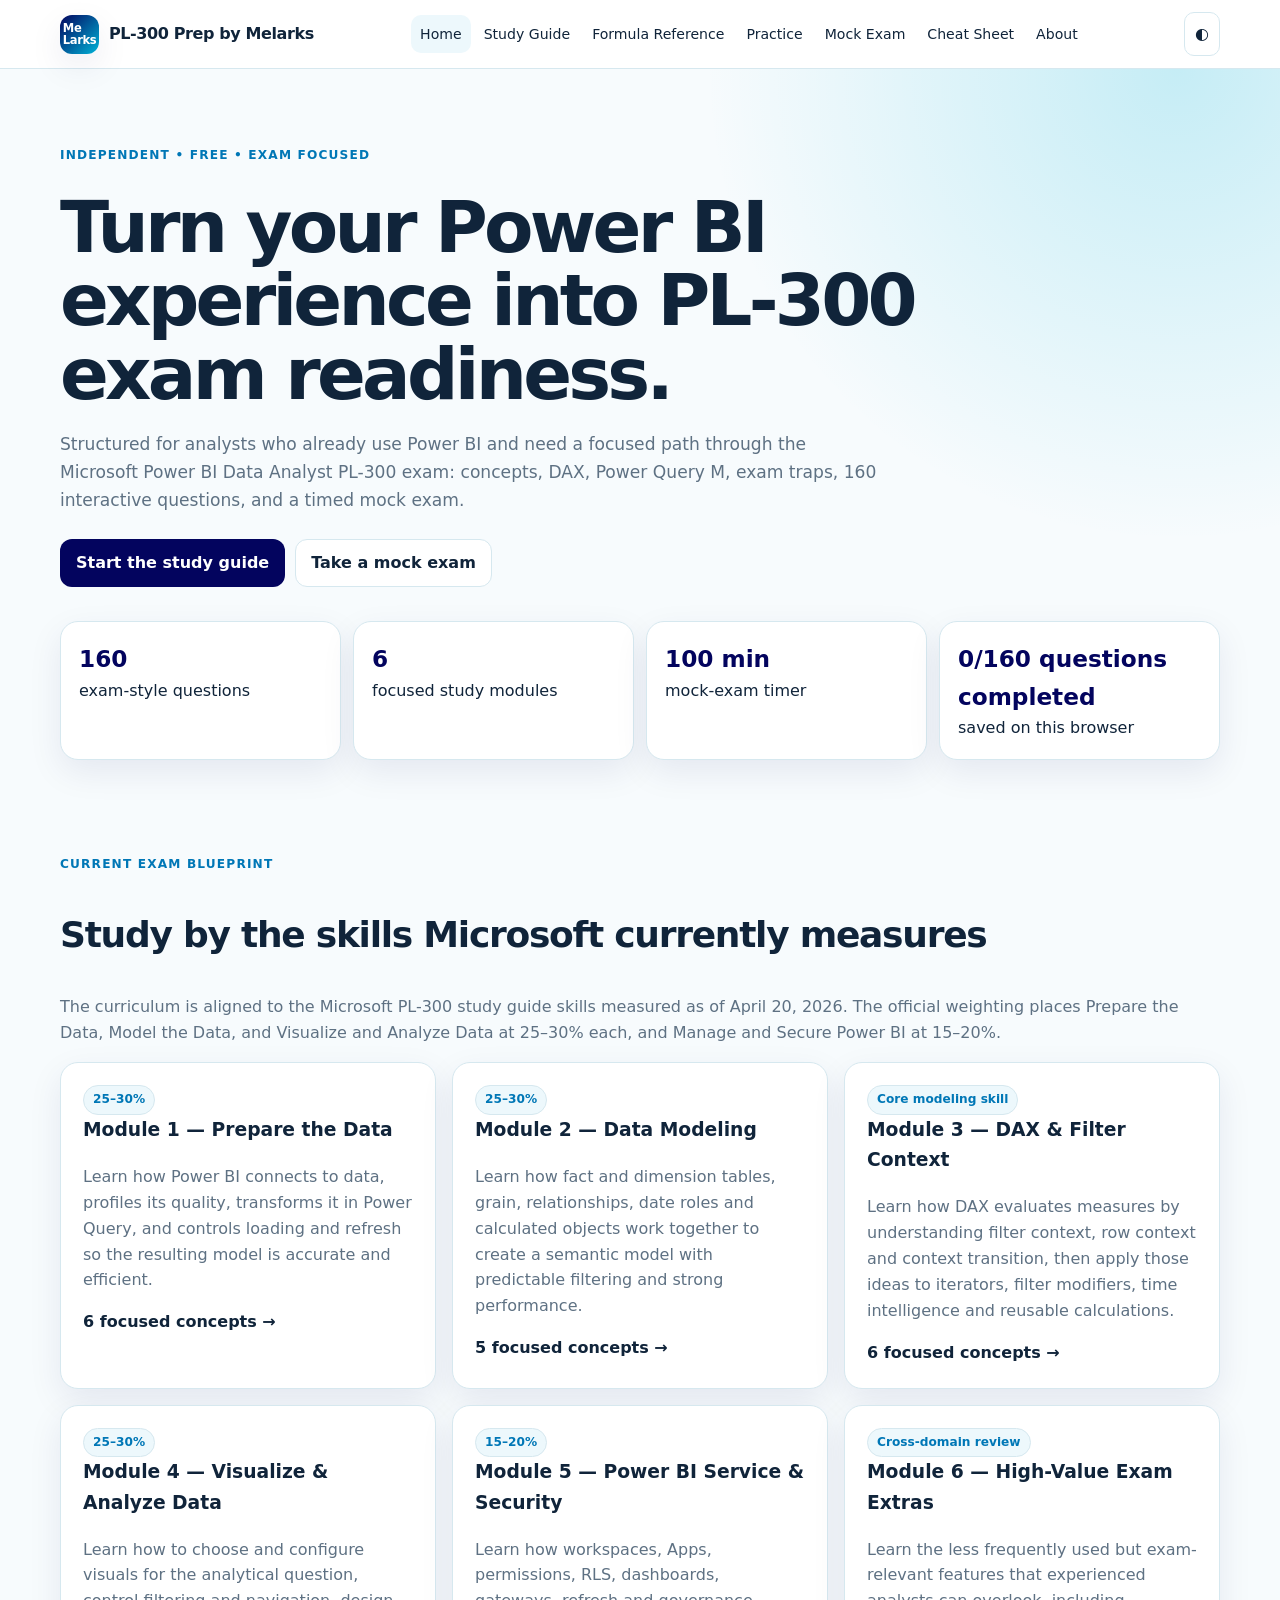
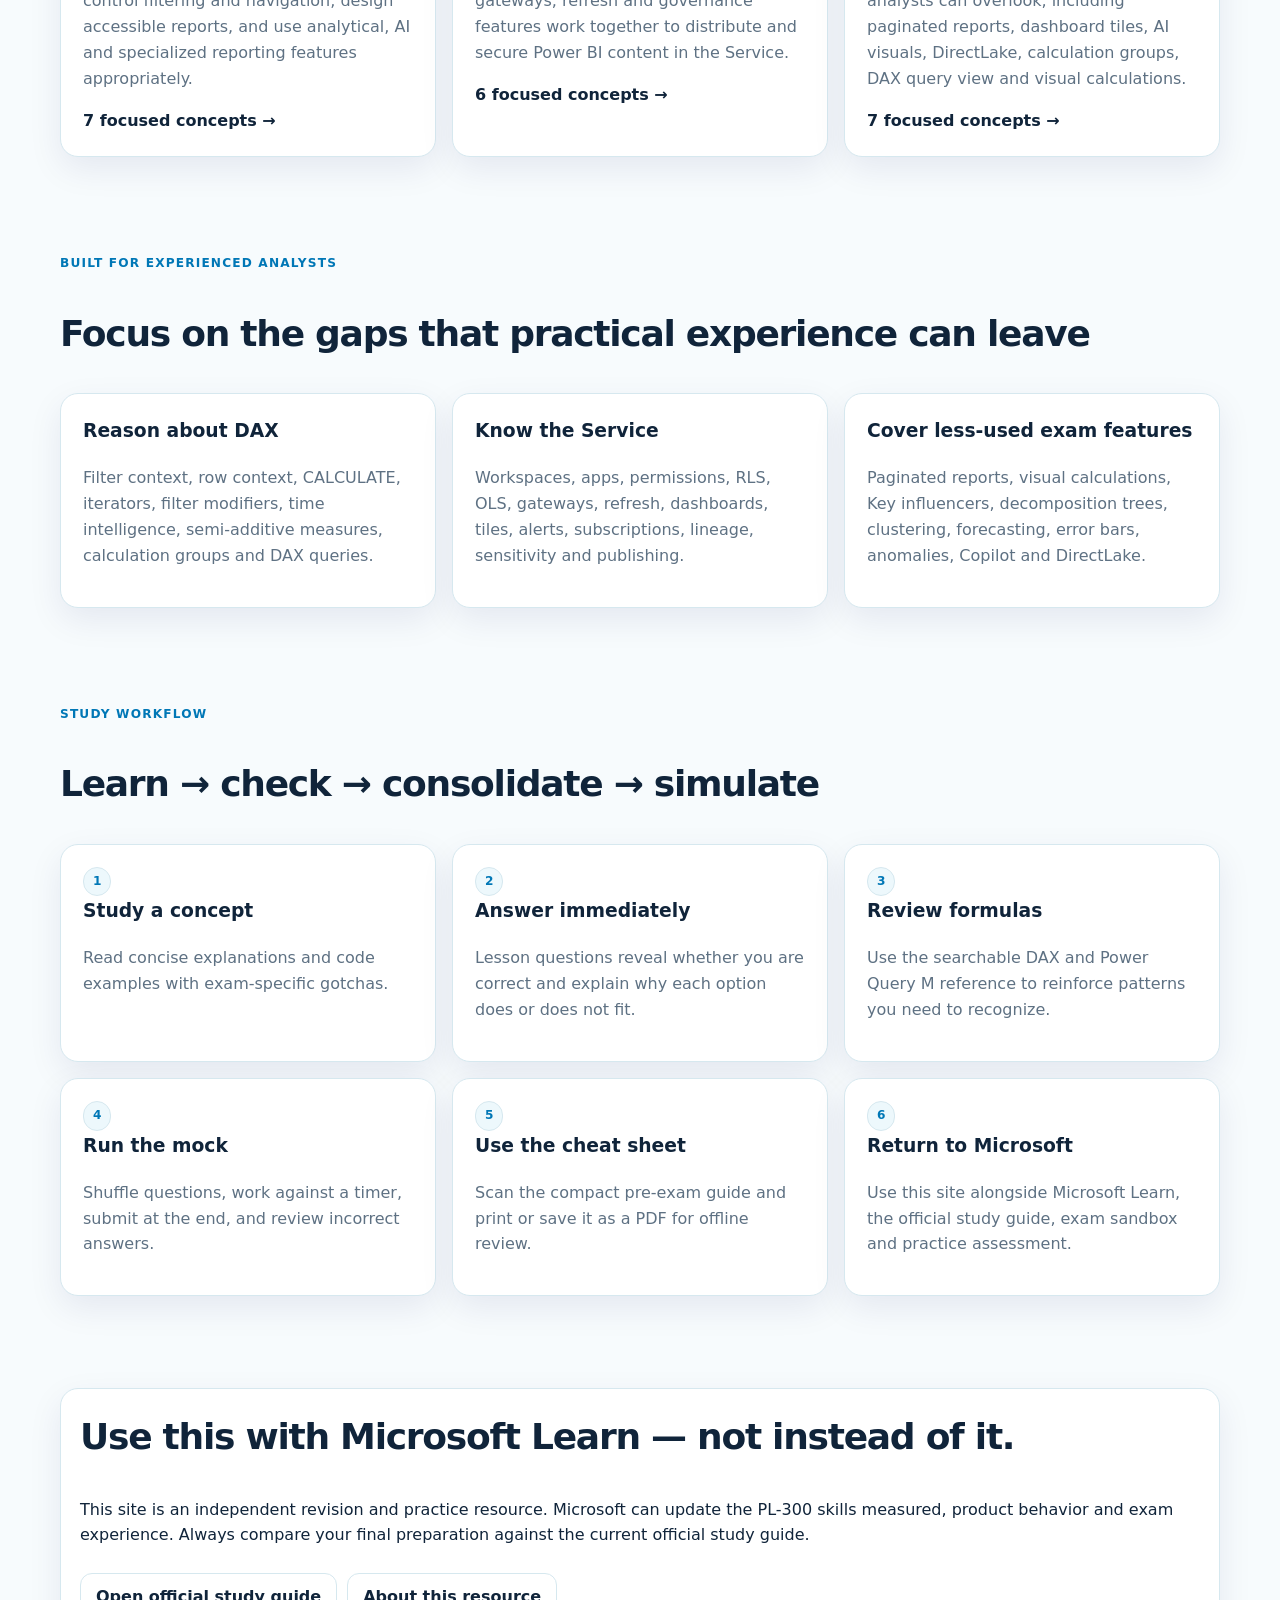
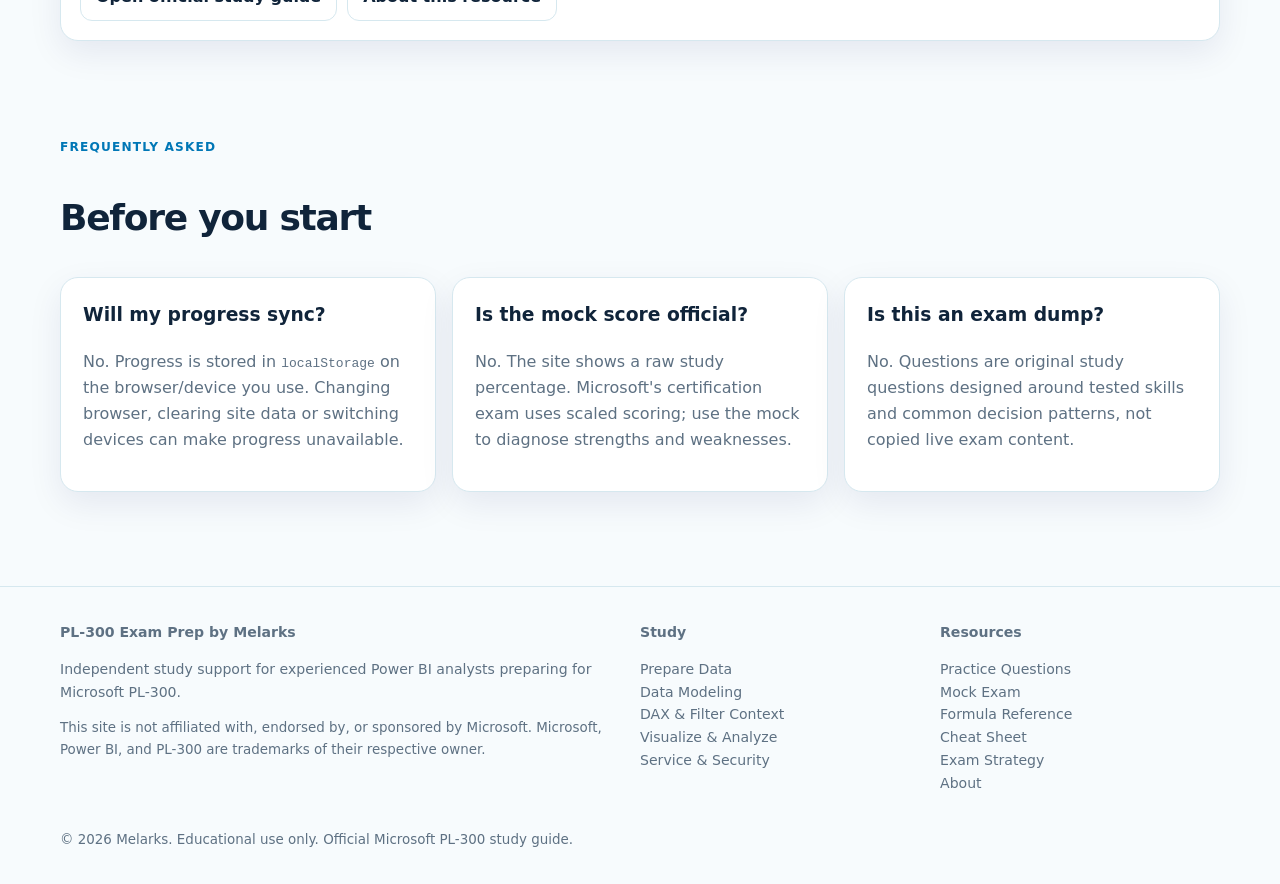
<file: index.html>
<!DOCTYPE html>

<html data-theme="light" lang="en">
<head>
<meta charset="utf-8"/>
<meta content="width=device-width,initial-scale=1" name="viewport"/>
<title>PL-300 Exam Prep by Melarks | Power BI Study Guide &amp; Mock Exam</title>
<meta content="Prepare for Microsoft PL-300 with focused Power BI modules, DAX and Power Query references, 160 practice questions, a timed mock exam and cheat sheet." name="description"/>
<meta content="index,follow,max-image-preview:large" name="robots"/>
<link href="https://melarks.com/" rel="canonical"/>
<meta content="#03045e" name="theme-color"/>
<meta content="light dark" name="color-scheme"/>
<meta content="website" property="og:type"/>
<meta content="Microsoft Power BI Data Analyst PL-300 Exam Prep by Melarks" property="og:site_name"/>
<meta content="PL-300 Exam Prep by Melarks | Power BI Study Guide &amp; Mock Exam" property="og:title"/>
<meta content="Prepare for Microsoft PL-300 with focused Power BI modules, DAX and Power Query references, 160 practice questions, a timed mock exam and cheat sheet." property="og:description"/>
<meta content="https://melarks.com/" property="og:url"/>
<meta content="https://melarks.com/assets/og-cover.png" property="og:image"/>
<meta content="PL-300 Exam Prep by Melarks" property="og:image:alt"/>
<meta content="summary_large_image" name="twitter:card"/>
<meta content="PL-300 Exam Prep by Melarks | Power BI Study Guide &amp; Mock Exam" name="twitter:title"/>
<meta content="Prepare for Microsoft PL-300 with focused Power BI modules, DAX and Power Query references, 160 practice questions, a timed mock exam and cheat sheet." name="twitter:description"/>
<meta content="https://melarks.com/assets/og-cover.png" name="twitter:image"/>
<link href="assets/favicon.svg" rel="icon" type="image/svg+xml"/>
<link href="site.webmanifest" rel="manifest"/>
<link href="css/styles.css" rel="stylesheet"/>
<script type="application/ld+json">{"@context": "https://schema.org", "@type": "WebPage", "name": "PL-300 Exam Prep by Melarks | Power BI Study Guide & Mock Exam", "description": "Prepare for Microsoft PL-300 with focused Power BI modules, DAX and Power Query references, 160 practice questions, a timed mock exam and cheat sheet.", "url": "https://melarks.com/", "isPartOf": {"@type": "WebSite", "name": "Microsoft Power BI Data Analyst PL-300 Exam Prep by Melarks", "url": "https://melarks.com"}}</script>
<script type="application/ld+json">{"@context": "https://schema.org", "@type": "Course", "name": "Microsoft Power BI Data Analyst PL-300 Exam Prep by Melarks", "description": "Prepare for Microsoft PL-300 with focused Power BI modules, DAX and Power Query references, 160 practice questions, a timed mock exam and cheat sheet.", "provider": {"@type": "Organization", "name": "Melarks", "url": "https://melarks.com"}, "educationalLevel": "Intermediate", "isAccessibleForFree": true, "about": ["Power BI", "PL-300", "DAX", "Power Query", "Data Modeling", "Power BI Service"]}</script><script type="application/ld+json">{"@context": "https://schema.org", "@type": "FAQPage", "mainEntity": [{"@type": "Question", "name": "Will my PL-300 study progress sync across devices?", "acceptedAnswer": {"@type": "Answer", "text": "No. Progress is stored in localStorage on the browser and device you use. Changing browsers, clearing site data or switching devices can make that progress unavailable."}}, {"@type": "Question", "name": "Is the PL-300 mock exam score an official Microsoft score?", "acceptedAnswer": {"@type": "Answer", "text": "No. The site shows a raw study percentage. Microsoft's certification exam uses scaled scoring."}}, {"@type": "Question", "name": "Is this site an exam dump?", "acceptedAnswer": {"@type": "Answer", "text": "No. The questions are original study questions designed around tested skills and common decision patterns, not copied live exam content."}}]}</script>
</head>
<body>
<a class="skip-link" href="#main">Skip to main content</a>
<header class="site-header">
<div class="wrap topbar">
<a aria-label="Melarks PL-300 Exam Prep home" class="brand" href="index.html">
<span aria-hidden="true" class="brand-mark">Me<br/>Larks</span>
<span>PL-300 Prep by Melarks</span>
</a>
<nav aria-label="Primary navigation" class="nav"><a aria-current="page" href="index.html">Home</a>
<a href="prepare-data.html">Study Guide</a>
<a href="formula-reference.html">Formula Reference</a>
<a href="practice.html">Practice</a>
<a href="mock-exam.html">Mock Exam</a>
<a href="cheat-sheet.html">Cheat Sheet</a>
<a href="about.html">About</a></nav>
<div style="display:flex;gap:7px">
<button aria-label="Toggle dark and light theme" class="icon-btn" data-theme-toggle="" type="button">◐</button>
<button aria-label="Open navigation menu" class="menu-btn" data-menu="" type="button">Menu</button>
</div>
</div>
</header>
<main id="main">
<section class="hero">
<div class="wrap">
<span class="eyebrow">Independent • Free • Exam focused</span>
<h1>Turn your Power BI experience into PL-300 exam readiness.</h1>
<p>Structured for analysts who already use Power BI and need a focused path through the Microsoft Power BI Data Analyst PL-300 exam: concepts, DAX, Power Query M, exam traps, 160 interactive questions, and a timed mock exam.</p>
<div class="actions">
<a class="btn" href="prepare-data.html">Start the study guide</a>
<a class="btn secondary" href="mock-exam.html">Take a mock exam</a>
</div>
<div aria-label="Site facts" class="stats">
<div class="stat"><strong>160</strong><span>exam-style questions</span></div>
<div class="stat"><strong>6</strong><span>focused study modules</span></div>
<div class="stat"><strong>100 min</strong><span>mock-exam timer</span></div>
<div class="stat"><strong data-global-progress="">0/160 questions completed</strong><span>saved on this browser</span></div>
</div>
</div>
</section>
<section class="section">
<div class="wrap">
<span class="eyebrow">Current exam blueprint</span>
<h2>Study by the skills Microsoft currently measures</h2>
<p class="muted">The curriculum is aligned to the Microsoft PL-300 study guide skills measured as of April 20, 2026. The official weighting places Prepare the Data, Model the Data, and Visualize and Analyze Data at 25–30% each, and Manage and Secure Power BI at 15–20%.</p>
<div class="grid">
<a class="card module-link" href="prepare-data.html">
<span class="pill">25–30%</span>
<h3>Module 1 — Prepare the Data</h3>
<p>Learn how Power BI connects to data, profiles its quality, transforms it in Power Query, and controls loading and refresh so the resulting model is accurate and efficient.</p>
<strong>6 focused concepts →</strong>
</a><a class="card module-link" href="data-modeling.html">
<span class="pill">25–30%</span>
<h3>Module 2 — Data Modeling</h3>
<p>Learn how fact and dimension tables, grain, relationships, date roles and calculated objects work together to create a semantic model with predictable filtering and strong performance.</p>
<strong>5 focused concepts →</strong>
</a><a class="card module-link" href="dax-filter-context.html">
<span class="pill">Core modeling skill</span>
<h3>Module 3 — DAX &amp; Filter Context</h3>
<p>Learn how DAX evaluates measures by understanding filter context, row context and context transition, then apply those ideas to iterators, filter modifiers, time intelligence and reusable calculations.</p>
<strong>6 focused concepts →</strong>
</a><a class="card module-link" href="visualize-analyze.html">
<span class="pill">25–30%</span>
<h3>Module 4 — Visualize &amp; Analyze Data</h3>
<p>Learn how to choose and configure visuals for the analytical question, control filtering and navigation, design accessible reports, and use analytical, AI and specialized reporting features appropriately.</p>
<strong>7 focused concepts →</strong>
</a><a class="card module-link" href="service-security.html">
<span class="pill">15–20%</span>
<h3>Module 5 — Power BI Service &amp; Security</h3>
<p>Learn how workspaces, Apps, permissions, RLS, dashboards, gateways, refresh and governance features work together to distribute and secure Power BI content in the Service.</p>
<strong>6 focused concepts →</strong>
</a><a class="card module-link" href="exam-extras.html">
<span class="pill">Cross-domain review</span>
<h3>Module 6 — High-Value Exam Extras</h3>
<p>Learn the less frequently used but exam-relevant features that experienced analysts can overlook, including paginated reports, dashboard tiles, AI visuals, DirectLake, calculation groups, DAX query view and visual calculations.</p>
<strong>7 focused concepts →</strong>
</a>
</div>
</div>
</section>
<section class="section">
<div class="wrap">
<span class="eyebrow">Built for experienced analysts</span>
<h2>Focus on the gaps that practical experience can leave</h2>
<div class="grid">
<div class="card"><h3>Reason about DAX</h3><p>Filter context, row context, CALCULATE, iterators, filter modifiers, time intelligence, semi-additive measures, calculation groups and DAX queries.</p></div>
<div class="card"><h3>Know the Service</h3><p>Workspaces, apps, permissions, RLS, OLS, gateways, refresh, dashboards, tiles, alerts, subscriptions, lineage, sensitivity and publishing.</p></div>
<div class="card"><h3>Cover less-used exam features</h3><p>Paginated reports, visual calculations, Key influencers, decomposition trees, clustering, forecasting, error bars, anomalies, Copilot and DirectLake.</p></div>
</div>
</div>
</section>
<section class="section">
<div class="wrap">
<span class="eyebrow">Study workflow</span>
<h2>Learn → check → consolidate → simulate</h2>
<div class="grid">
<div class="card"><span class="pill">1</span><h3>Study a concept</h3><p>Read concise explanations and code examples with exam-specific gotchas.</p></div>
<div class="card"><span class="pill">2</span><h3>Answer immediately</h3><p>Lesson questions reveal whether you are correct and explain why each option does or does not fit.</p></div>
<div class="card"><span class="pill">3</span><h3>Review formulas</h3><p>Use the searchable DAX and Power Query M reference to reinforce patterns you need to recognize.</p></div>
<div class="card"><span class="pill">4</span><h3>Run the mock</h3><p>Shuffle questions, work against a timer, submit at the end, and review incorrect answers.</p></div>
<div class="card"><span class="pill">5</span><h3>Use the cheat sheet</h3><p>Scan the compact pre-exam guide and print or save it as a PDF for offline review.</p></div>
<div class="card"><span class="pill">6</span><h3>Return to Microsoft</h3><p>Use this site alongside Microsoft Learn, the official study guide, exam sandbox and practice assessment.</p></div>
</div>
</div>
</section>
<section class="section">
<div class="wrap">
<div class="notice">
<h2 style="margin-top:0">Use this with Microsoft Learn — not instead of it.</h2>
<p>This site is an independent revision and practice resource. Microsoft can update the PL-300 skills measured, product behavior and exam experience. Always compare your final preparation against the current official study guide.</p>
<div class="actions">
<a class="btn secondary" href="https://learn.microsoft.com/en-us/credentials/certifications/resources/study-guides/pl-300" rel="noopener">Open official study guide</a>
<a class="btn secondary" href="about.html">About this resource</a>
</div>
</div>
</div>
</section>
<section class="section">
<div class="wrap">
<span class="eyebrow">Frequently asked</span>
<h2>Before you start</h2>
<div class="grid">
<div class="card"><h3>Will my progress sync?</h3><p>No. Progress is stored in <code>localStorage</code> on the browser/device you use. Changing browser, clearing site data or switching devices can make progress unavailable.</p></div>
<div class="card"><h3>Is the mock score official?</h3><p>No. The site shows a raw study percentage. Microsoft's certification exam uses scaled scoring; use the mock to diagnose strengths and weaknesses.</p></div>
<div class="card"><h3>Is this an exam dump?</h3><p>No. Questions are original study questions designed around tested skills and common decision patterns, not copied live exam content.</p></div>
</div>
</div>
</section>
</main>
<footer class="footer">
<div class="wrap footer-grid">
<div>
<strong>PL-300 Exam Prep by Melarks</strong>
<p>Independent study support for experienced Power BI analysts preparing for Microsoft PL-300.</p>
<p class="small">This site is not affiliated with, endorsed by, or sponsored by Microsoft. Microsoft, Power BI, and PL-300 are trademarks of their respective owner.</p>
</div>
<div>
<strong>Study</strong>
<p><a href="prepare-data.html">Prepare Data</a><br/>
<a href="data-modeling.html">Data Modeling</a><br/>
<a href="dax-filter-context.html">DAX &amp; Filter Context</a><br/>
<a href="visualize-analyze.html">Visualize &amp; Analyze</a><br/>
<a href="service-security.html">Service &amp; Security</a></p>
</div>
<div>
<strong>Resources</strong>
<p><a href="practice.html">Practice Questions</a><br/>
<a href="mock-exam.html">Mock Exam</a><br/>
<a href="formula-reference.html">Formula Reference</a><br/>
<a href="cheat-sheet.html">Cheat Sheet</a><br/>
<a href="exam-strategy.html">Exam Strategy</a><br/>
<a href="about.html">About</a></p>
</div>
</div>
<div class="wrap small" style="margin-top:20px">
    © <span data-year="">2026</span> Melarks. Educational use only. 
    <a href="https://learn.microsoft.com/en-us/credentials/certifications/resources/study-guides/pl-300" rel="noopener">Official Microsoft PL-300 study guide</a>.
  </div>
</footer>
<script defer="" src="js/app.js"></script>
<script defer="" src="js/questions.js"></script>
</body>
</html>
</file>
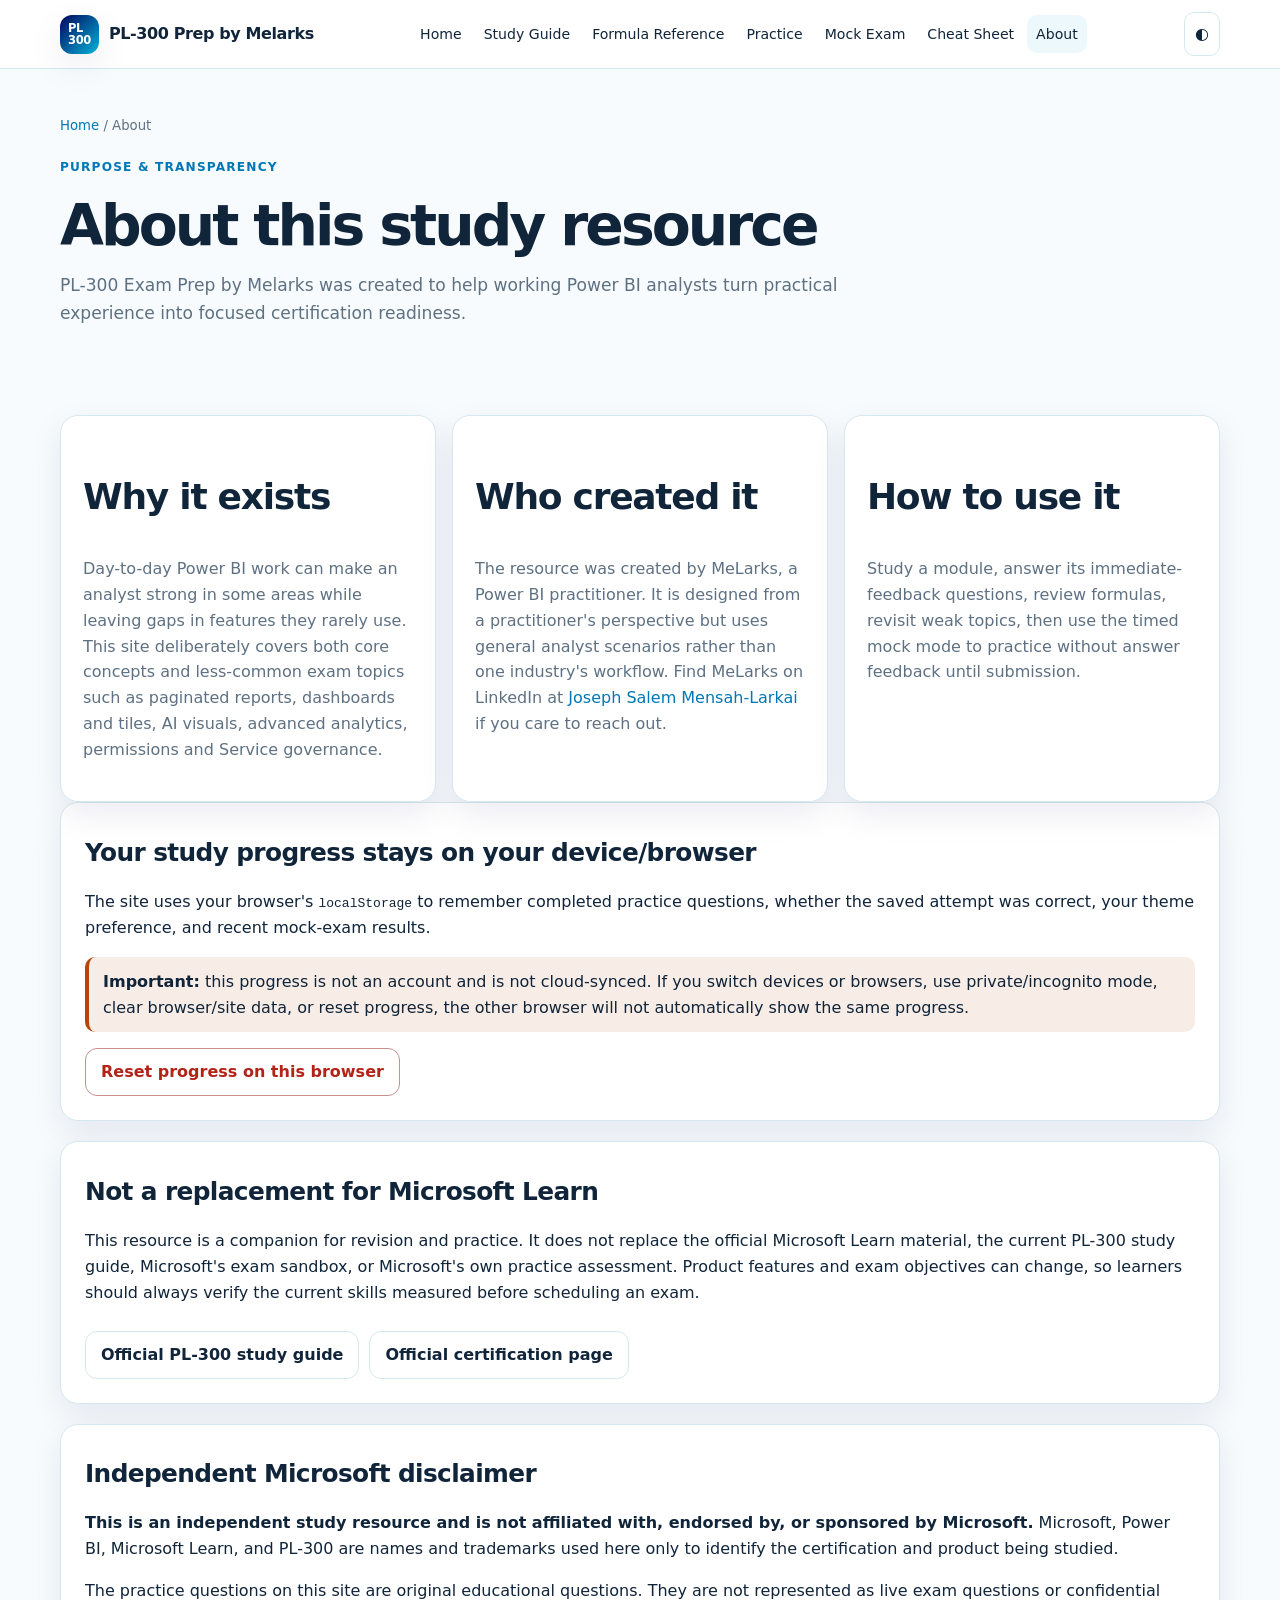
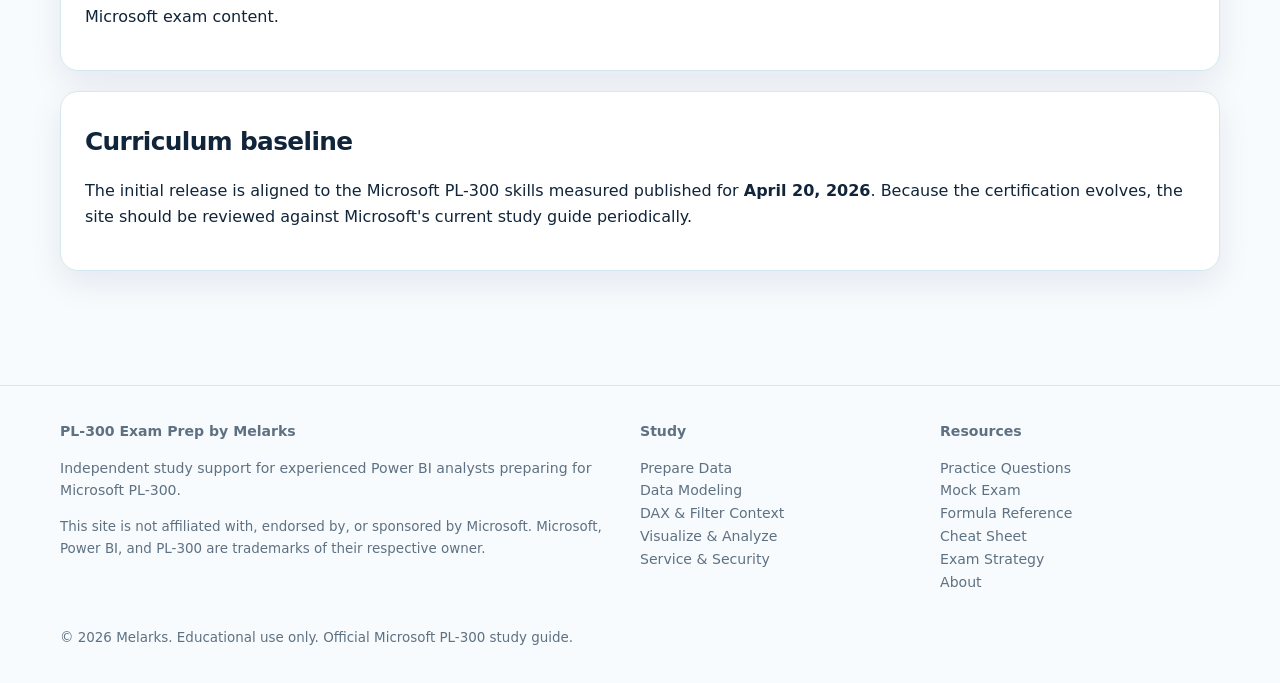
<file: about.html>
<!doctype html>
<html lang="en" data-theme="light">
<head>
<meta charset="utf-8">
<meta name="viewport" content="width=device-width,initial-scale=1">
<title>About PL-300 Exam Prep by Melarks</title>
<meta name="description" content="About PL-300 Exam Prep by Melarks, its purpose, local progress storage, scope, Microsoft disclaimer and recommended use.">
<meta name="robots" content="index,follow,max-image-preview:large">
<link rel="canonical" href="https://melarks.com/about.html">
<meta name="theme-color" content="#03045e">
<meta name="color-scheme" content="light dark">
<meta property="og:type" content="website">
<meta property="og:site_name" content="Microsoft Power BI Data Analyst PL-300 Exam Prep by Melarks">
<meta property="og:title" content="About PL-300 Exam Prep by Melarks">
<meta property="og:description" content="About PL-300 Exam Prep by Melarks, its purpose, local progress storage, scope, Microsoft disclaimer and recommended use.">
<meta property="og:url" content="https://melarks.com/about.html">
<meta property="og:image" content="https://melarks.com/assets/og-cover.png">
<meta property="og:image:alt" content="PL-300 Exam Prep by Melarks">
<meta name="twitter:card" content="summary_large_image">
<meta name="twitter:title" content="About PL-300 Exam Prep by Melarks">
<meta name="twitter:description" content="About PL-300 Exam Prep by Melarks, its purpose, local progress storage, scope, Microsoft disclaimer and recommended use.">
<meta name="twitter:image" content="https://melarks.com/assets/og-cover.png">
<link rel="icon" href="assets/favicon.svg" type="image/svg+xml">
<link rel="manifest" href="site.webmanifest">
<link rel="stylesheet" href="css/styles.css">
<script type="application/ld+json">{"@context": "https://schema.org", "@type": "WebPage", "name": "About PL-300 Exam Prep by Melarks", "description": "About PL-300 Exam Prep by Melarks, its purpose, local progress storage, scope, Microsoft disclaimer and recommended use.", "url": "https://melarks.com/about.html", "isPartOf": {"@type": "WebSite", "name": "Microsoft Power BI Data Analyst PL-300 Exam Prep by Melarks", "url": "https://melarks.com"}}</script>

</head>
<body>
<a class="skip-link" href="#main">Skip to main content</a>
<header class="site-header">
  <div class="wrap topbar">
    <a class="brand" href="index.html" aria-label="Melarks PL-300 Exam Prep home">
      <span class="brand-mark" aria-hidden="true">PL<br>300</span>
      <span>PL-300 Prep by Melarks</span>
    </a>
    <nav class="nav" aria-label="Primary navigation"><a href="index.html">Home</a>
<a href="prepare-data.html">Study Guide</a>
<a href="formula-reference.html">Formula Reference</a>
<a href="practice.html">Practice</a>
<a href="mock-exam.html">Mock Exam</a>
<a href="cheat-sheet.html">Cheat Sheet</a>
<a href="about.html" aria-current="page">About</a></nav>
    <div style="display:flex;gap:7px">
      <button class="icon-btn" type="button" data-theme-toggle aria-label="Toggle dark and light theme">◐</button>
      <button class="menu-btn" type="button" data-menu aria-label="Open navigation menu">Menu</button>
    </div>
  </div>
</header>
<main id="main">
<section class="page-hero"><div class="wrap">
  <div class="breadcrumbs"><a href="index.html">Home</a> / About</div>
  <span class="eyebrow">Purpose &amp; transparency</span>
  <h1>About this study resource</h1>
  <p>PL-300 Exam Prep by Melarks was created to help working Power BI analysts turn practical experience into focused certification readiness.</p>
</div></section>
<section class="section"><div class="wrap">
  <div class="grid">
    <article class="card"><h2>Why it exists</h2><p>Day-to-day Power BI work can make an analyst strong in some areas while leaving gaps in features they rarely use. This site deliberately covers both core concepts and less-common exam topics such as paginated reports, dashboards and tiles, AI visuals, advanced analytics, permissions and Service governance.</p></article>
    <article class="card"><h2>Who created it</h2><p>The resource was created by MeLarks, a Power BI practitioner. It is designed from a practitioner's perspective but uses general analyst scenarios rather than one industry's workflow. Find MeLarks on LinkedIn at <a href="https://www.linkedin.com/in/joseph-salem-mensah-larkai" target="_blank" rel="noopener noreferrer">Joseph Salem Mensah-Larkai</a> if you care to reach out.</p></article>
    <article class="card"><h2>How to use it</h2><p>Study a module, answer its immediate-feedback questions, review formulas, revisit weak topics, then use the timed mock mode to practice without answer feedback until submission.</p></article>
  </div>

  <section class="concept">
    <h2>Your study progress stays on your device/browser</h2>
    <p>The site uses your browser's <code>localStorage</code> to remember completed practice questions, whether the saved attempt was correct, your theme preference, and recent mock-exam results.</p>
    <div class="gotcha"><strong>Important:</strong> this progress is not an account and is not cloud-synced. If you switch devices or browsers, use private/incognito mode, clear browser/site data, or reset progress, the other browser will not automatically show the same progress.</div>
    <button class="btn danger no-print" type="button" data-reset-progress>Reset progress on this browser</button>
  </section>

  <section class="concept">
    <h2>Not a replacement for Microsoft Learn</h2>
    <p>This resource is a companion for revision and practice. It does not replace the official Microsoft Learn material, the current PL-300 study guide, Microsoft's exam sandbox, or Microsoft's own practice assessment. Product features and exam objectives can change, so learners should always verify the current skills measured before scheduling an exam.</p>
    <div class="actions">
      <a class="btn secondary" href="https://learn.microsoft.com/en-us/credentials/certifications/resources/study-guides/pl-300" rel="noopener">Official PL-300 study guide</a>
      <a class="btn secondary" href="https://learn.microsoft.com/en-us/credentials/certifications/power-bi-data-analyst-associate/" rel="noopener">Official certification page</a>
    </div>
  </section>

  <section class="concept">
    <h2>Independent Microsoft disclaimer</h2>
    <p><strong>This is an independent study resource and is not affiliated with, endorsed by, or sponsored by Microsoft.</strong> Microsoft, Power BI, Microsoft Learn, and PL-300 are names and trademarks used here only to identify the certification and product being studied.</p>
    <p>The practice questions on this site are original educational questions. They are not represented as live exam questions or confidential Microsoft exam content.</p>
  </section>

  <section class="concept">
    <h2>Curriculum baseline</h2>
    <p>The initial release is aligned to the Microsoft PL-300 skills measured published for <strong>April 20, 2026</strong>. Because the certification evolves, the site should be reviewed against Microsoft's current study guide periodically.</p>
  </section>
</div></section>
</main>
<footer class="footer">
  <div class="wrap footer-grid">
    <div>
      <strong>PL-300 Exam Prep by Melarks</strong>
      <p>Independent study support for experienced Power BI analysts preparing for Microsoft PL-300.</p>
      <p class="small">This site is not affiliated with, endorsed by, or sponsored by Microsoft. Microsoft, Power BI, and PL-300 are trademarks of their respective owner.</p>
    </div>
    <div>
      <strong>Study</strong>
      <p><a href="prepare-data.html">Prepare Data</a><br>
      <a href="data-modeling.html">Data Modeling</a><br>
      <a href="dax-filter-context.html">DAX &amp; Filter Context</a><br>
      <a href="visualize-analyze.html">Visualize &amp; Analyze</a><br>
      <a href="service-security.html">Service &amp; Security</a></p>
    </div>
    <div>
      <strong>Resources</strong>
      <p><a href="practice.html">Practice Questions</a><br>
      <a href="mock-exam.html">Mock Exam</a><br>
      <a href="formula-reference.html">Formula Reference</a><br>
      <a href="cheat-sheet.html">Cheat Sheet</a><br>
      <a href="exam-strategy.html">Exam Strategy</a><br>
      <a href="about.html">About</a></p>
    </div>
  </div>
  <div class="wrap small" style="margin-top:20px">
    © <span data-year>2026</span> Melarks. Educational use only. 
    <a href="https://learn.microsoft.com/en-us/credentials/certifications/resources/study-guides/pl-300" rel="noopener">Official Microsoft PL-300 study guide</a>.
  </div>
</footer>
<script src="js/app.js" defer></script>
<script src="js/questions.js" defer></script>
</body>
</html>
</file>
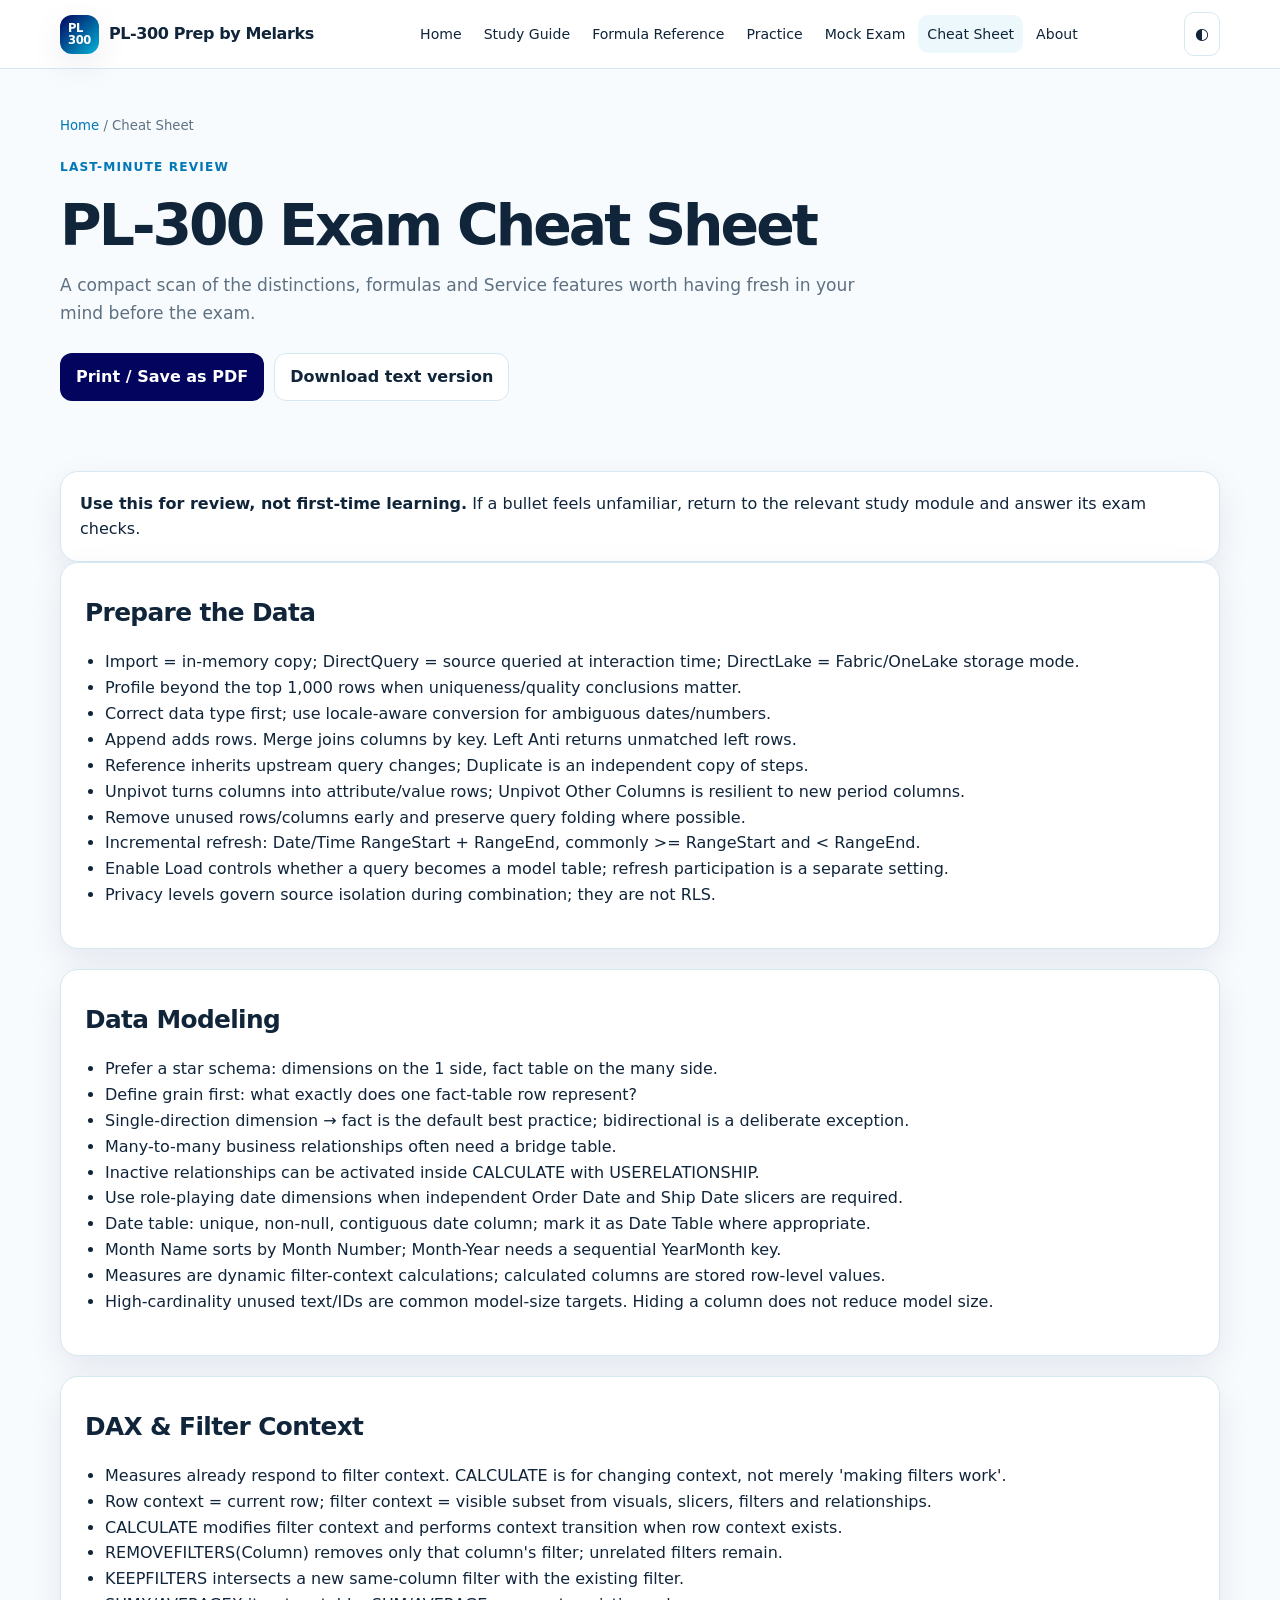
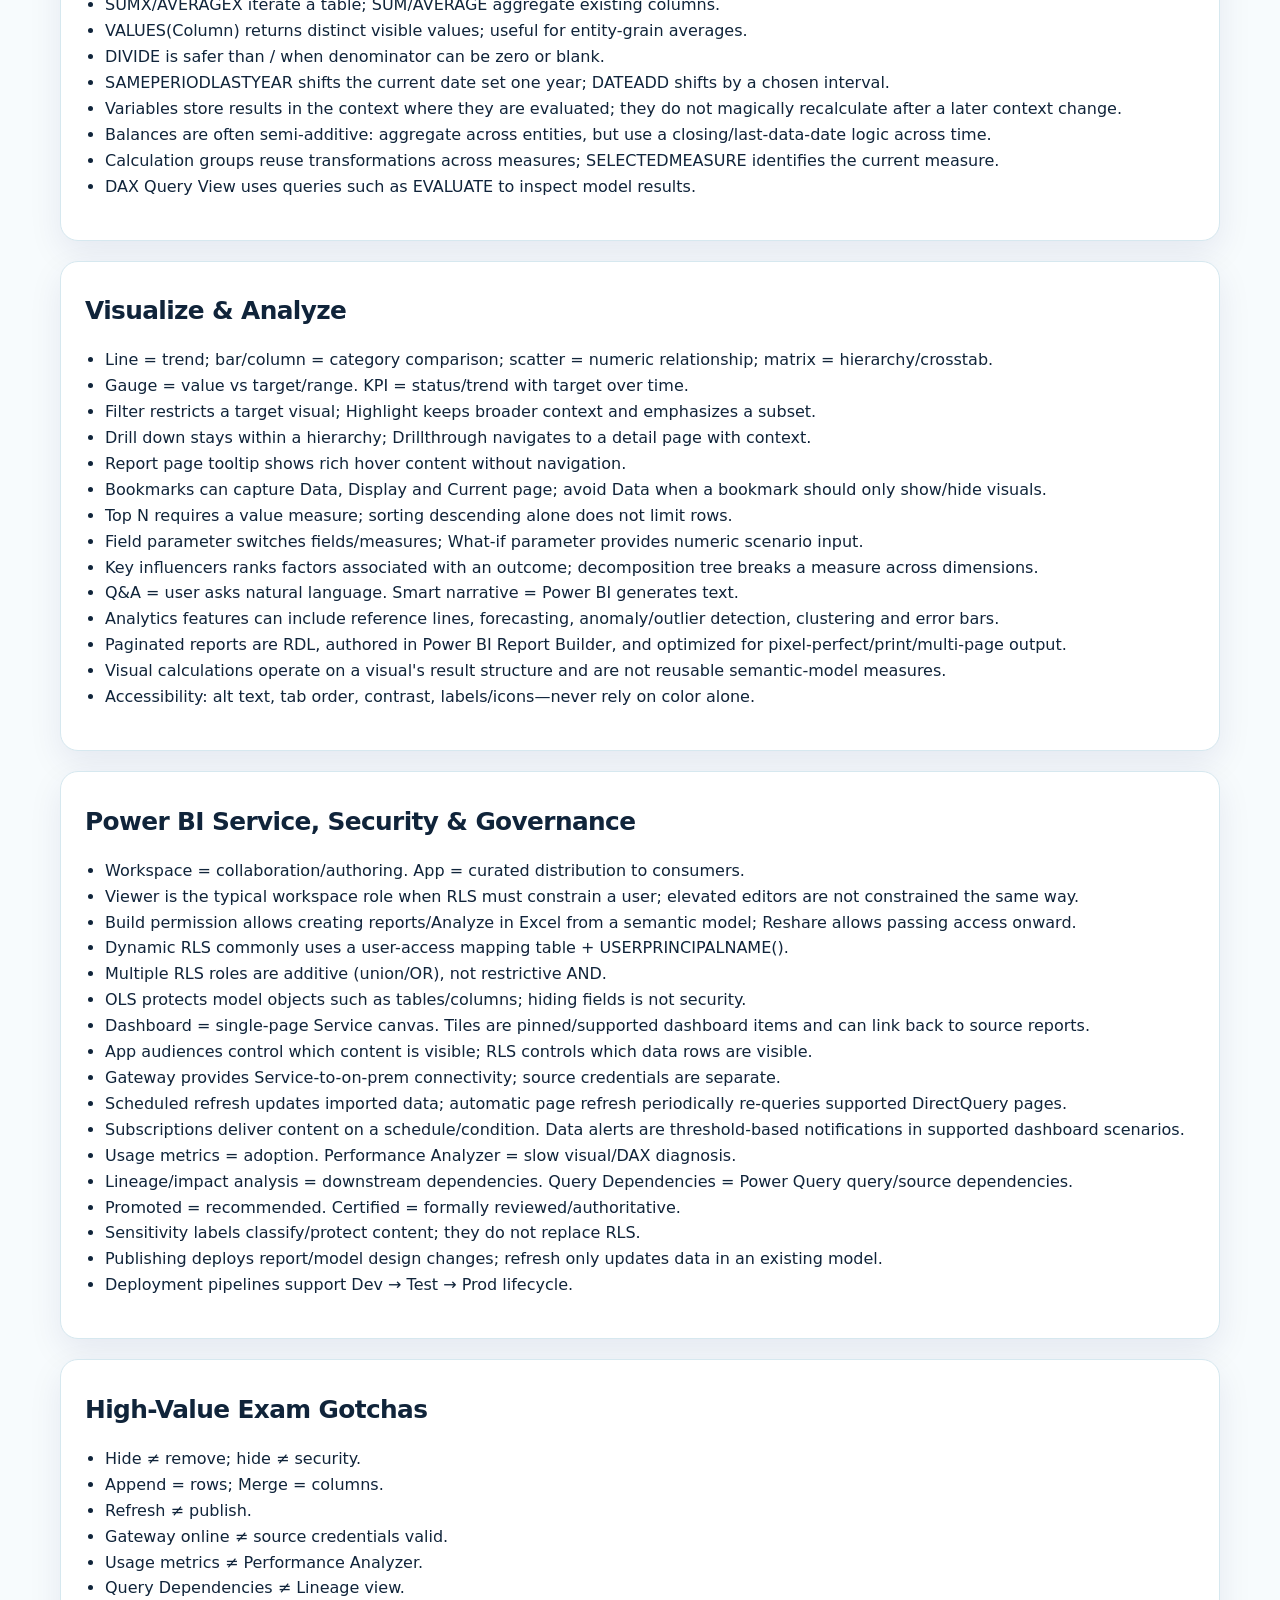
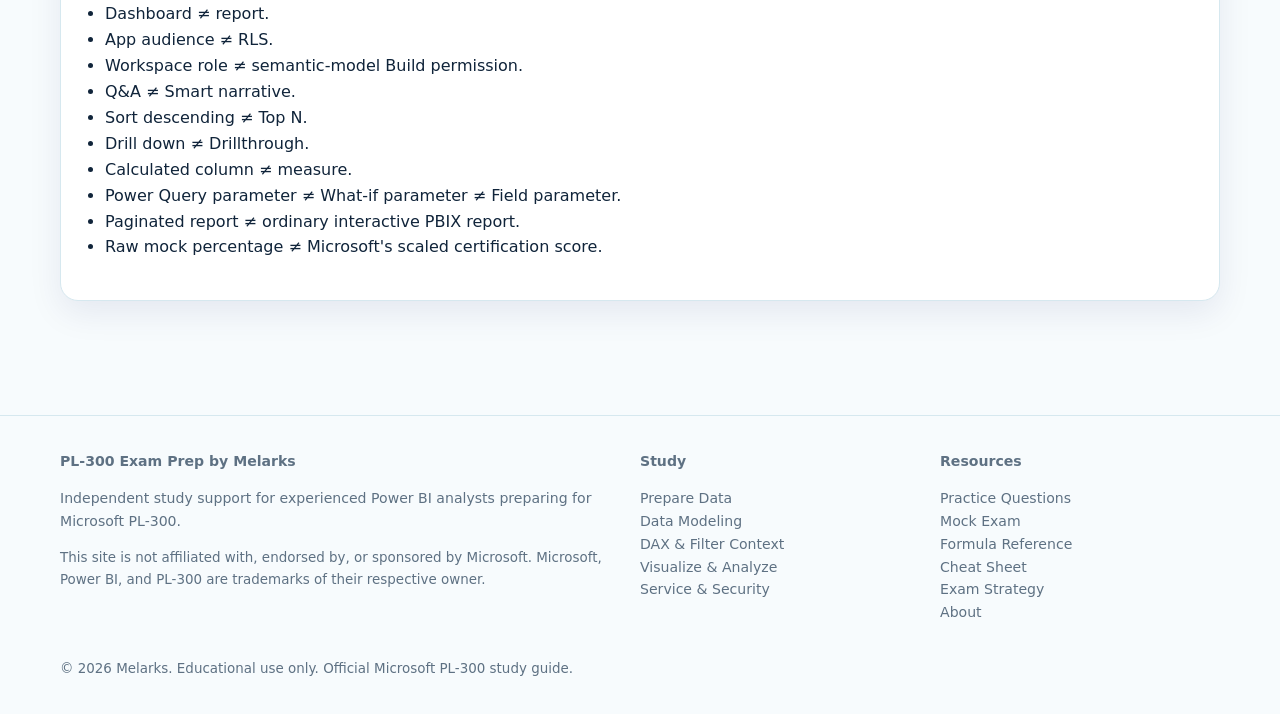
<file: cheat-sheet.html>
<!doctype html>
<html lang="en" data-theme="light">
<head>
<meta charset="utf-8">
<meta name="viewport" content="width=device-width,initial-scale=1">
<title>PL-300 Exam Cheat Sheet — Last-Minute Review | Melarks</title>
<meta name="description" content="Printable PL-300 cheat sheet covering Power Query, modeling, DAX, visuals, Power BI Service, security and high-value exam gotchas.">
<meta name="robots" content="index,follow,max-image-preview:large">
<link rel="canonical" href="https://melarks.com/cheat-sheet.html">
<meta name="theme-color" content="#03045e">
<meta name="color-scheme" content="light dark">
<meta property="og:type" content="website">
<meta property="og:site_name" content="Microsoft Power BI Data Analyst PL-300 Exam Prep by Melarks">
<meta property="og:title" content="PL-300 Exam Cheat Sheet — Last-Minute Review | Melarks">
<meta property="og:description" content="Printable PL-300 cheat sheet covering Power Query, modeling, DAX, visuals, Power BI Service, security and high-value exam gotchas.">
<meta property="og:url" content="https://melarks.com/cheat-sheet.html">
<meta property="og:image" content="https://melarks.com/assets/og-cover.png">
<meta property="og:image:alt" content="PL-300 Exam Prep by Melarks">
<meta name="twitter:card" content="summary_large_image">
<meta name="twitter:title" content="PL-300 Exam Cheat Sheet — Last-Minute Review | Melarks">
<meta name="twitter:description" content="Printable PL-300 cheat sheet covering Power Query, modeling, DAX, visuals, Power BI Service, security and high-value exam gotchas.">
<meta name="twitter:image" content="https://melarks.com/assets/og-cover.png">
<link rel="icon" href="assets/favicon.svg" type="image/svg+xml">
<link rel="manifest" href="site.webmanifest">
<link rel="stylesheet" href="css/styles.css">
<script type="application/ld+json">{"@context": "https://schema.org", "@type": "WebPage", "name": "PL-300 Exam Cheat Sheet — Last-Minute Review | Melarks", "description": "Printable PL-300 cheat sheet covering Power Query, modeling, DAX, visuals, Power BI Service, security and high-value exam gotchas.", "url": "https://melarks.com/cheat-sheet.html", "isPartOf": {"@type": "WebSite", "name": "Microsoft Power BI Data Analyst PL-300 Exam Prep by Melarks", "url": "https://melarks.com"}}</script>

</head>
<body>
<a class="skip-link" href="#main">Skip to main content</a>
<header class="site-header">
  <div class="wrap topbar">
    <a class="brand" href="index.html" aria-label="Melarks PL-300 Exam Prep home">
      <span class="brand-mark" aria-hidden="true">PL<br>300</span>
      <span>PL-300 Prep by Melarks</span>
    </a>
    <nav class="nav" aria-label="Primary navigation"><a href="index.html">Home</a>
<a href="prepare-data.html">Study Guide</a>
<a href="formula-reference.html">Formula Reference</a>
<a href="practice.html">Practice</a>
<a href="mock-exam.html">Mock Exam</a>
<a href="cheat-sheet.html" aria-current="page">Cheat Sheet</a>
<a href="about.html">About</a></nav>
    <div style="display:flex;gap:7px">
      <button class="icon-btn" type="button" data-theme-toggle aria-label="Toggle dark and light theme">◐</button>
      <button class="menu-btn" type="button" data-menu aria-label="Open navigation menu">Menu</button>
    </div>
  </div>
</header>
<main id="main">
<section class="page-hero"><div class="wrap">
  <div class="breadcrumbs"><a href="index.html">Home</a> / Cheat Sheet</div>
  <span class="eyebrow">Last-minute review</span>
  <h1>PL-300 Exam Cheat Sheet</h1>
  <p>A compact scan of the distinctions, formulas and Service features worth having fresh in your mind before the exam.</p>
  <div class="actions no-print">
    <button class="btn" type="button" data-print>Print / Save as PDF</button>
    <a class="btn secondary" href="assets/pl300-cheat-sheet.txt" download>Download text version</a>
  </div>
</div></section>
<section class="section"><div class="wrap">
  <div class="notice"><strong>Use this for review, not first-time learning.</strong> If a bullet feels unfamiliar, return to the relevant study module and answer its exam checks.</div>
  <section class="concept"><h2>Prepare the Data</h2><ul><li>Import = in-memory copy; DirectQuery = source queried at interaction time; DirectLake = Fabric/OneLake storage mode.</li><li>Profile beyond the top 1,000 rows when uniqueness/quality conclusions matter.</li><li>Correct data type first; use locale-aware conversion for ambiguous dates/numbers.</li><li>Append adds rows. Merge joins columns by key. Left Anti returns unmatched left rows.</li><li>Reference inherits upstream query changes; Duplicate is an independent copy of steps.</li><li>Unpivot turns columns into attribute/value rows; Unpivot Other Columns is resilient to new period columns.</li><li>Remove unused rows/columns early and preserve query folding where possible.</li><li>Incremental refresh: Date/Time RangeStart + RangeEnd, commonly &gt;= RangeStart and &lt; RangeEnd.</li><li>Enable Load controls whether a query becomes a model table; refresh participation is a separate setting.</li><li>Privacy levels govern source isolation during combination; they are not RLS.</li></ul></section><section class="concept"><h2>Data Modeling</h2><ul><li>Prefer a star schema: dimensions on the 1 side, fact table on the many side.</li><li>Define grain first: what exactly does one fact-table row represent?</li><li>Single-direction dimension → fact is the default best practice; bidirectional is a deliberate exception.</li><li>Many-to-many business relationships often need a bridge table.</li><li>Inactive relationships can be activated inside CALCULATE with USERELATIONSHIP.</li><li>Use role-playing date dimensions when independent Order Date and Ship Date slicers are required.</li><li>Date table: unique, non-null, contiguous date column; mark it as Date Table where appropriate.</li><li>Month Name sorts by Month Number; Month-Year needs a sequential YearMonth key.</li><li>Measures are dynamic filter-context calculations; calculated columns are stored row-level values.</li><li>High-cardinality unused text/IDs are common model-size targets. Hiding a column does not reduce model size.</li></ul></section><section class="concept"><h2>DAX &amp; Filter Context</h2><ul><li>Measures already respond to filter context. CALCULATE is for changing context, not merely &#x27;making filters work&#x27;.</li><li>Row context = current row; filter context = visible subset from visuals, slicers, filters and relationships.</li><li>CALCULATE modifies filter context and performs context transition when row context exists.</li><li>REMOVEFILTERS(Column) removes only that column&#x27;s filter; unrelated filters remain.</li><li>KEEPFILTERS intersects a new same-column filter with the existing filter.</li><li>SUMX/AVERAGEX iterate a table; SUM/AVERAGE aggregate existing columns.</li><li>VALUES(Column) returns distinct visible values; useful for entity-grain averages.</li><li>DIVIDE is safer than / when denominator can be zero or blank.</li><li>SAMEPERIODLASTYEAR shifts the current date set one year; DATEADD shifts by a chosen interval.</li><li>Variables store results in the context where they are evaluated; they do not magically recalculate after a later context change.</li><li>Balances are often semi-additive: aggregate across entities, but use a closing/last-data-date logic across time.</li><li>Calculation groups reuse transformations across measures; SELECTEDMEASURE identifies the current measure.</li><li>DAX Query View uses queries such as EVALUATE to inspect model results.</li></ul></section><section class="concept"><h2>Visualize &amp; Analyze</h2><ul><li>Line = trend; bar/column = category comparison; scatter = numeric relationship; matrix = hierarchy/crosstab.</li><li>Gauge = value vs target/range. KPI = status/trend with target over time.</li><li>Filter restricts a target visual; Highlight keeps broader context and emphasizes a subset.</li><li>Drill down stays within a hierarchy; Drillthrough navigates to a detail page with context.</li><li>Report page tooltip shows rich hover content without navigation.</li><li>Bookmarks can capture Data, Display and Current page; avoid Data when a bookmark should only show/hide visuals.</li><li>Top N requires a value measure; sorting descending alone does not limit rows.</li><li>Field parameter switches fields/measures; What-if parameter provides numeric scenario input.</li><li>Key influencers ranks factors associated with an outcome; decomposition tree breaks a measure across dimensions.</li><li>Q&amp;A = user asks natural language. Smart narrative = Power BI generates text.</li><li>Analytics features can include reference lines, forecasting, anomaly/outlier detection, clustering and error bars.</li><li>Paginated reports are RDL, authored in Power BI Report Builder, and optimized for pixel-perfect/print/multi-page output.</li><li>Visual calculations operate on a visual&#x27;s result structure and are not reusable semantic-model measures.</li><li>Accessibility: alt text, tab order, contrast, labels/icons—never rely on color alone.</li></ul></section><section class="concept"><h2>Power BI Service, Security &amp; Governance</h2><ul><li>Workspace = collaboration/authoring. App = curated distribution to consumers.</li><li>Viewer is the typical workspace role when RLS must constrain a user; elevated editors are not constrained the same way.</li><li>Build permission allows creating reports/Analyze in Excel from a semantic model; Reshare allows passing access onward.</li><li>Dynamic RLS commonly uses a user-access mapping table + USERPRINCIPALNAME().</li><li>Multiple RLS roles are additive (union/OR), not restrictive AND.</li><li>OLS protects model objects such as tables/columns; hiding fields is not security.</li><li>Dashboard = single-page Service canvas. Tiles are pinned/supported dashboard items and can link back to source reports.</li><li>App audiences control which content is visible; RLS controls which data rows are visible.</li><li>Gateway provides Service-to-on-prem connectivity; source credentials are separate.</li><li>Scheduled refresh updates imported data; automatic page refresh periodically re-queries supported DirectQuery pages.</li><li>Subscriptions deliver content on a schedule/condition. Data alerts are threshold-based notifications in supported dashboard scenarios.</li><li>Usage metrics = adoption. Performance Analyzer = slow visual/DAX diagnosis.</li><li>Lineage/impact analysis = downstream dependencies. Query Dependencies = Power Query query/source dependencies.</li><li>Promoted = recommended. Certified = formally reviewed/authoritative.</li><li>Sensitivity labels classify/protect content; they do not replace RLS.</li><li>Publishing deploys report/model design changes; refresh only updates data in an existing model.</li><li>Deployment pipelines support Dev → Test → Prod lifecycle.</li></ul></section><section class="concept"><h2>High-Value Exam Gotchas</h2><ul><li>Hide ≠ remove; hide ≠ security.</li><li>Append = rows; Merge = columns.</li><li>Refresh ≠ publish.</li><li>Gateway online ≠ source credentials valid.</li><li>Usage metrics ≠ Performance Analyzer.</li><li>Query Dependencies ≠ Lineage view.</li><li>Dashboard ≠ report.</li><li>App audience ≠ RLS.</li><li>Workspace role ≠ semantic-model Build permission.</li><li>Q&amp;A ≠ Smart narrative.</li><li>Sort descending ≠ Top N.</li><li>Drill down ≠ Drillthrough.</li><li>Calculated column ≠ measure.</li><li>Power Query parameter ≠ What-if parameter ≠ Field parameter.</li><li>Paginated report ≠ ordinary interactive PBIX report.</li><li>Raw mock percentage ≠ Microsoft&#x27;s scaled certification score.</li></ul></section>
</div></section>
</main>
<footer class="footer">
  <div class="wrap footer-grid">
    <div>
      <strong>PL-300 Exam Prep by Melarks</strong>
      <p>Independent study support for experienced Power BI analysts preparing for Microsoft PL-300.</p>
      <p class="small">This site is not affiliated with, endorsed by, or sponsored by Microsoft. Microsoft, Power BI, and PL-300 are trademarks of their respective owner.</p>
    </div>
    <div>
      <strong>Study</strong>
      <p><a href="prepare-data.html">Prepare Data</a><br>
      <a href="data-modeling.html">Data Modeling</a><br>
      <a href="dax-filter-context.html">DAX &amp; Filter Context</a><br>
      <a href="visualize-analyze.html">Visualize &amp; Analyze</a><br>
      <a href="service-security.html">Service &amp; Security</a></p>
    </div>
    <div>
      <strong>Resources</strong>
      <p><a href="practice.html">Practice Questions</a><br>
      <a href="mock-exam.html">Mock Exam</a><br>
      <a href="formula-reference.html">Formula Reference</a><br>
      <a href="cheat-sheet.html">Cheat Sheet</a><br>
      <a href="exam-strategy.html">Exam Strategy</a><br>
      <a href="about.html">About</a></p>
    </div>
  </div>
  <div class="wrap small" style="margin-top:20px">
    © <span data-year>2026</span> Melarks. Educational use only. 
    <a href="https://learn.microsoft.com/en-us/credentials/certifications/resources/study-guides/pl-300" rel="noopener">Official Microsoft PL-300 study guide</a>.
  </div>
</footer>
<script src="js/app.js" defer></script>
</body>
</html>
</file>
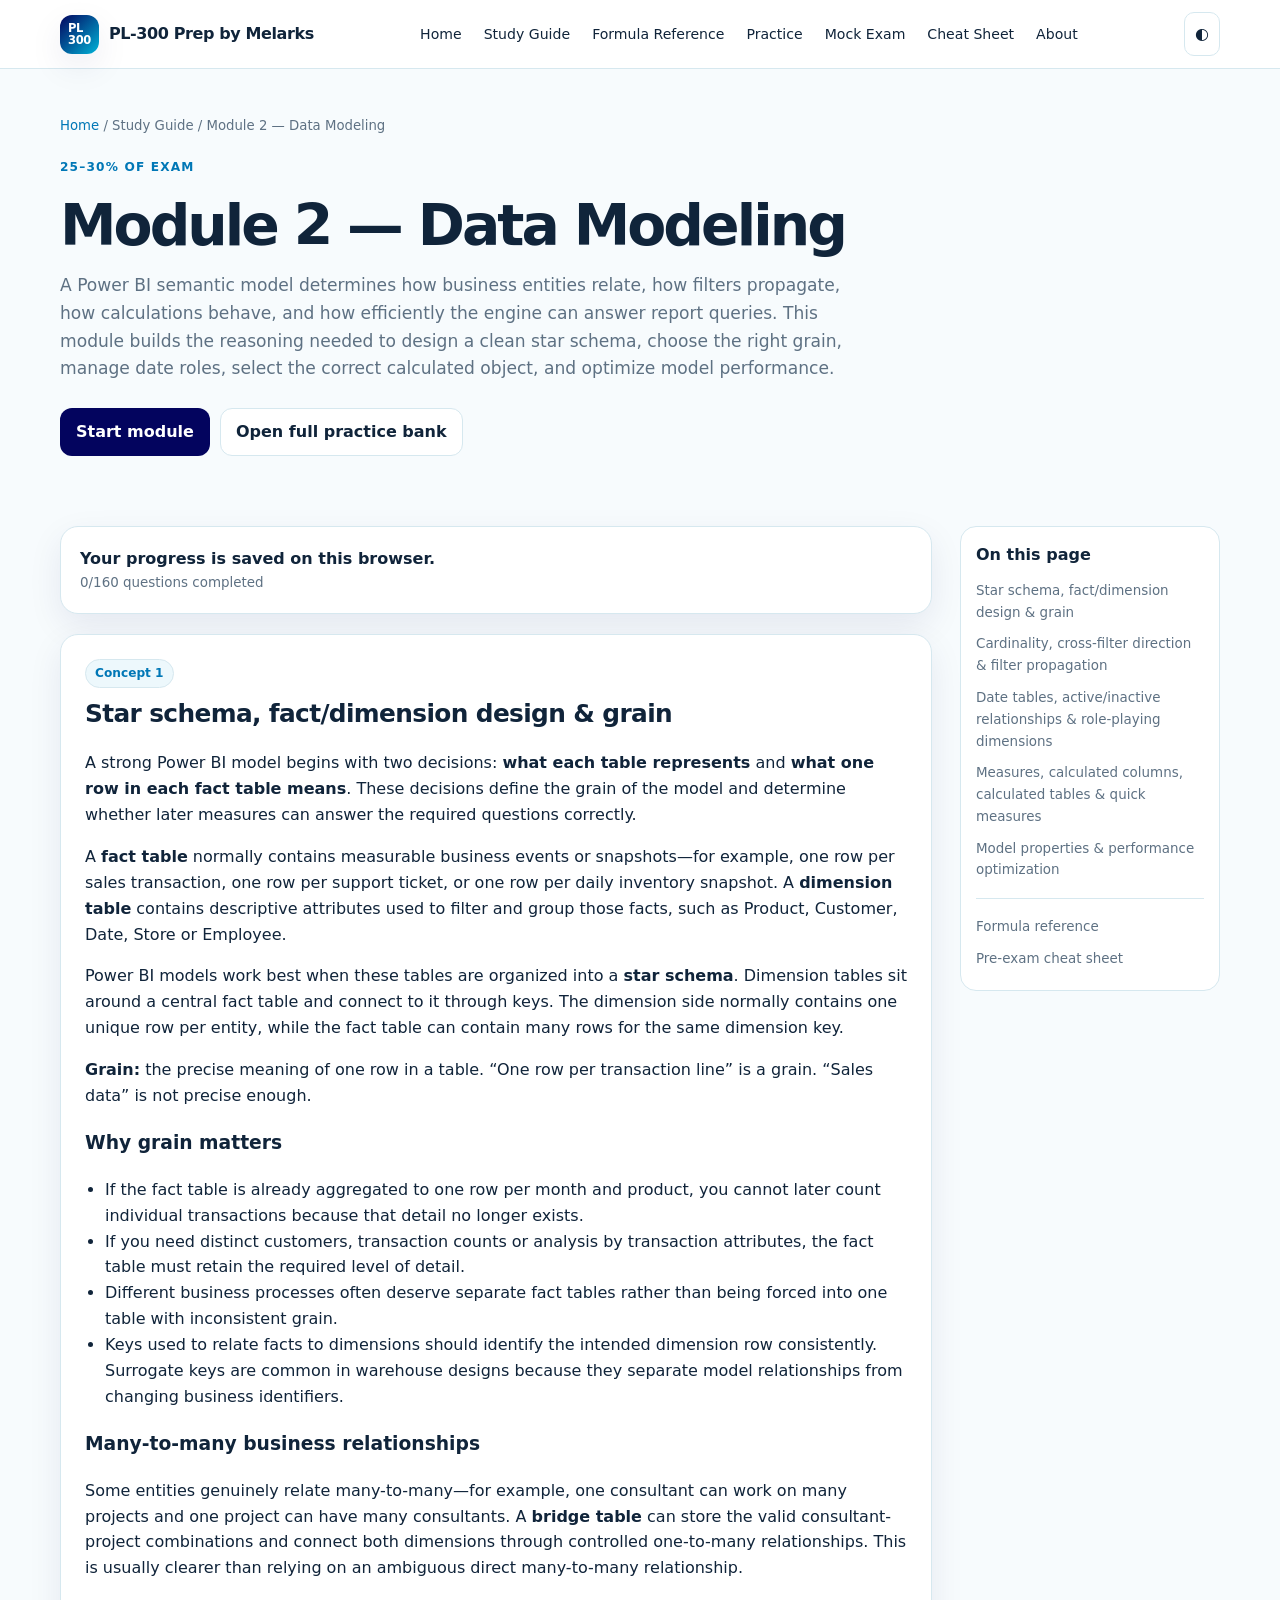
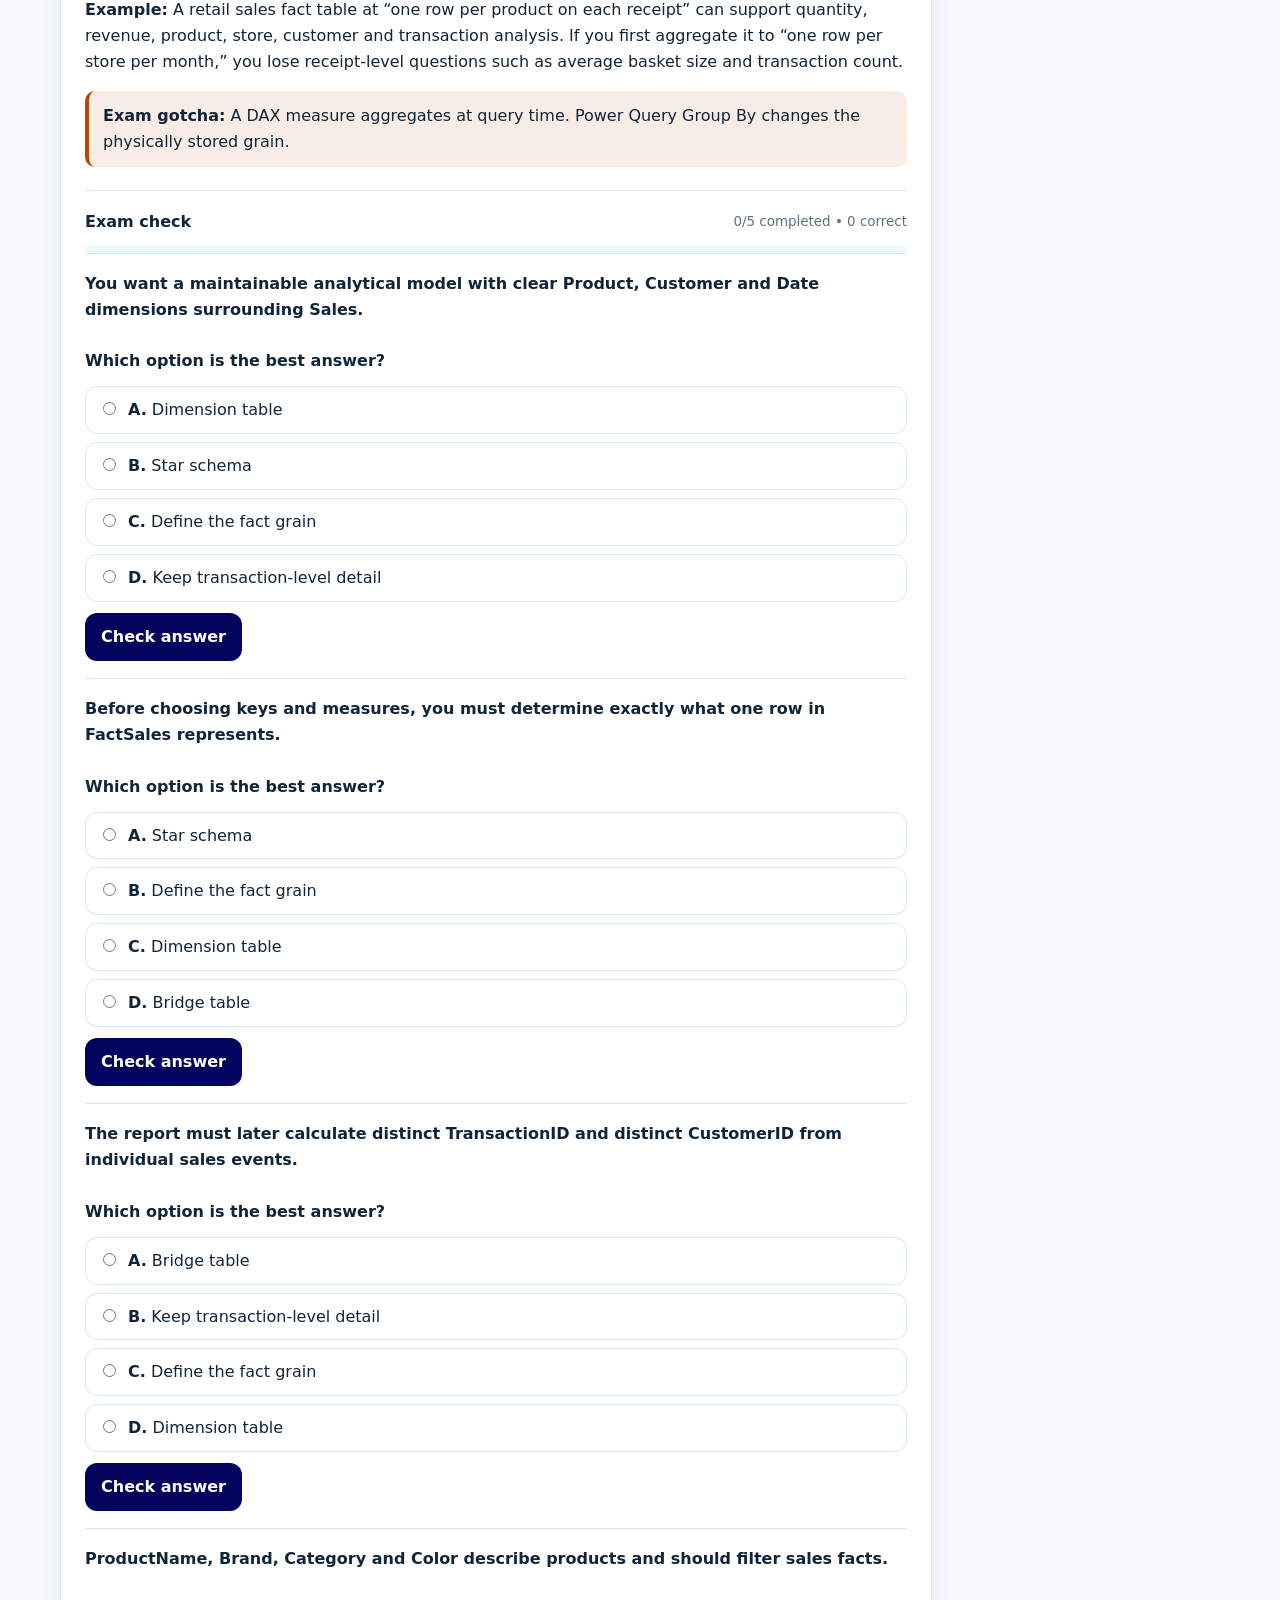
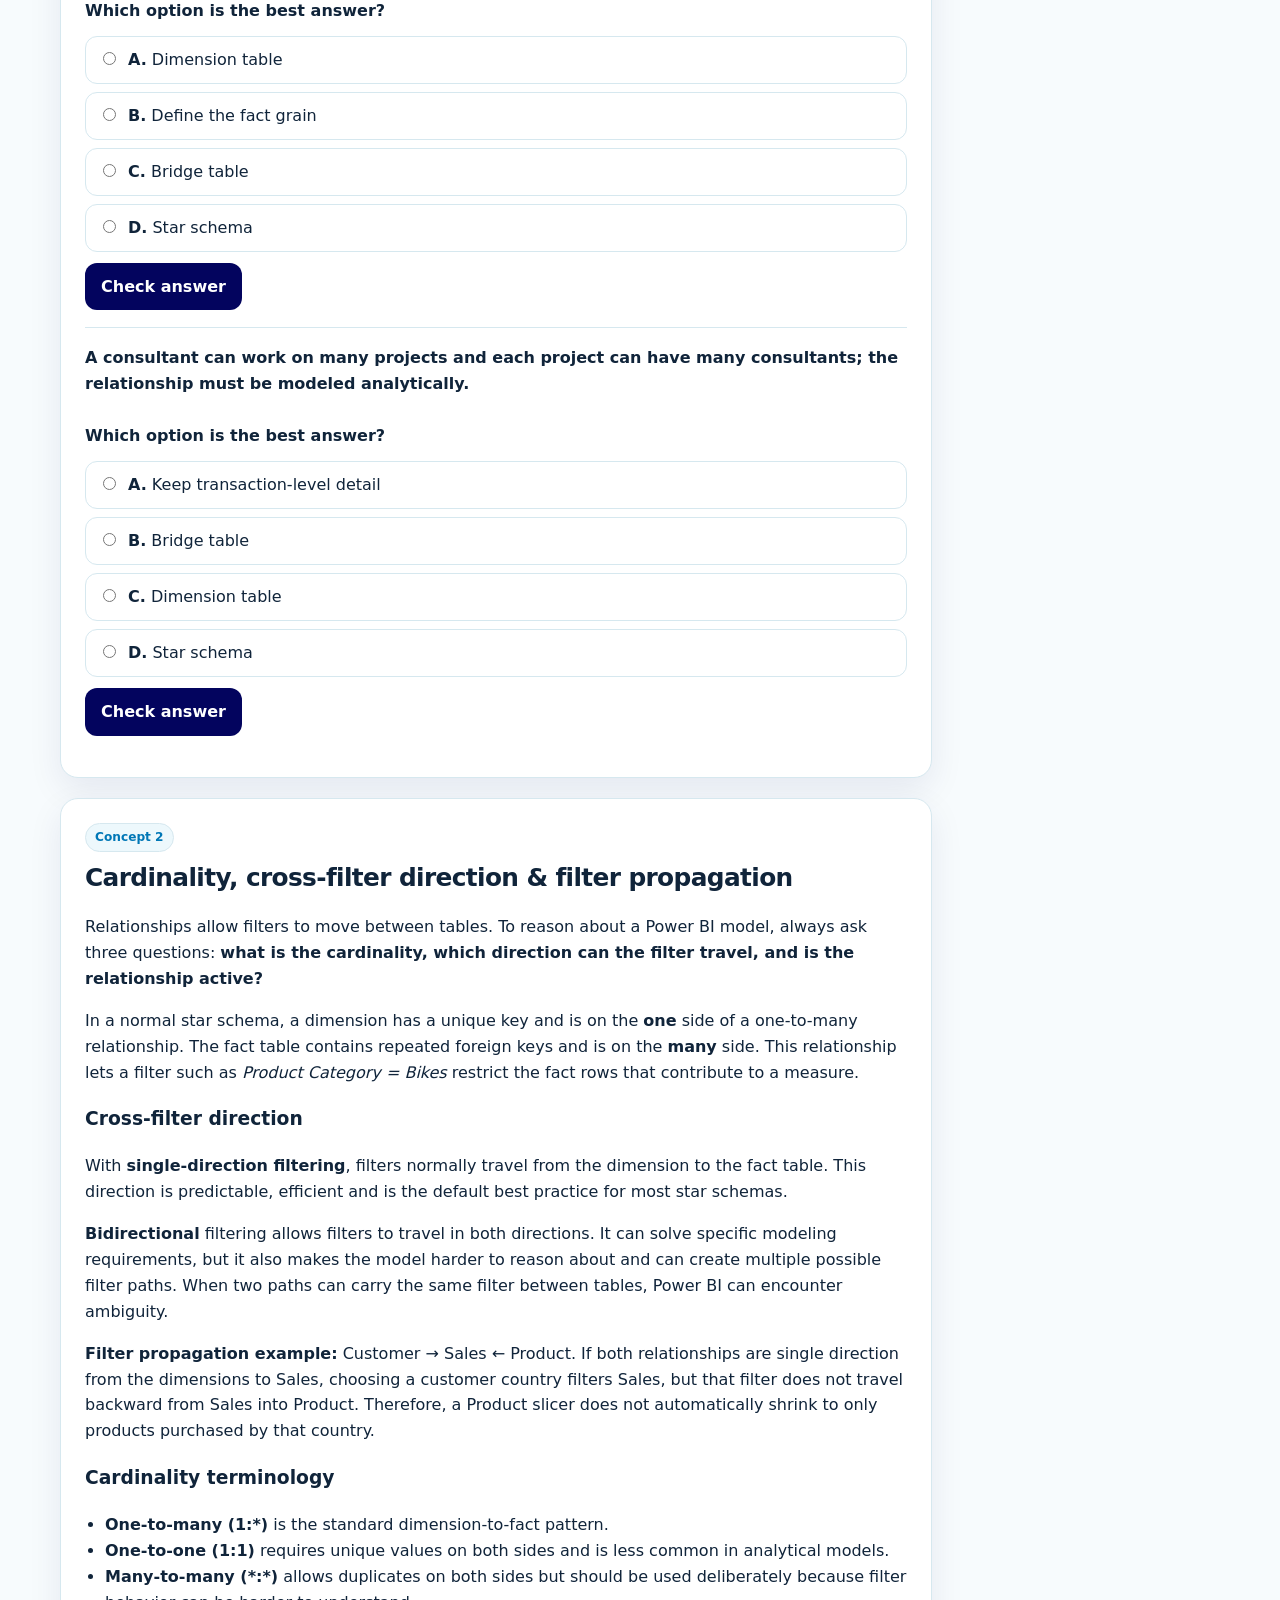
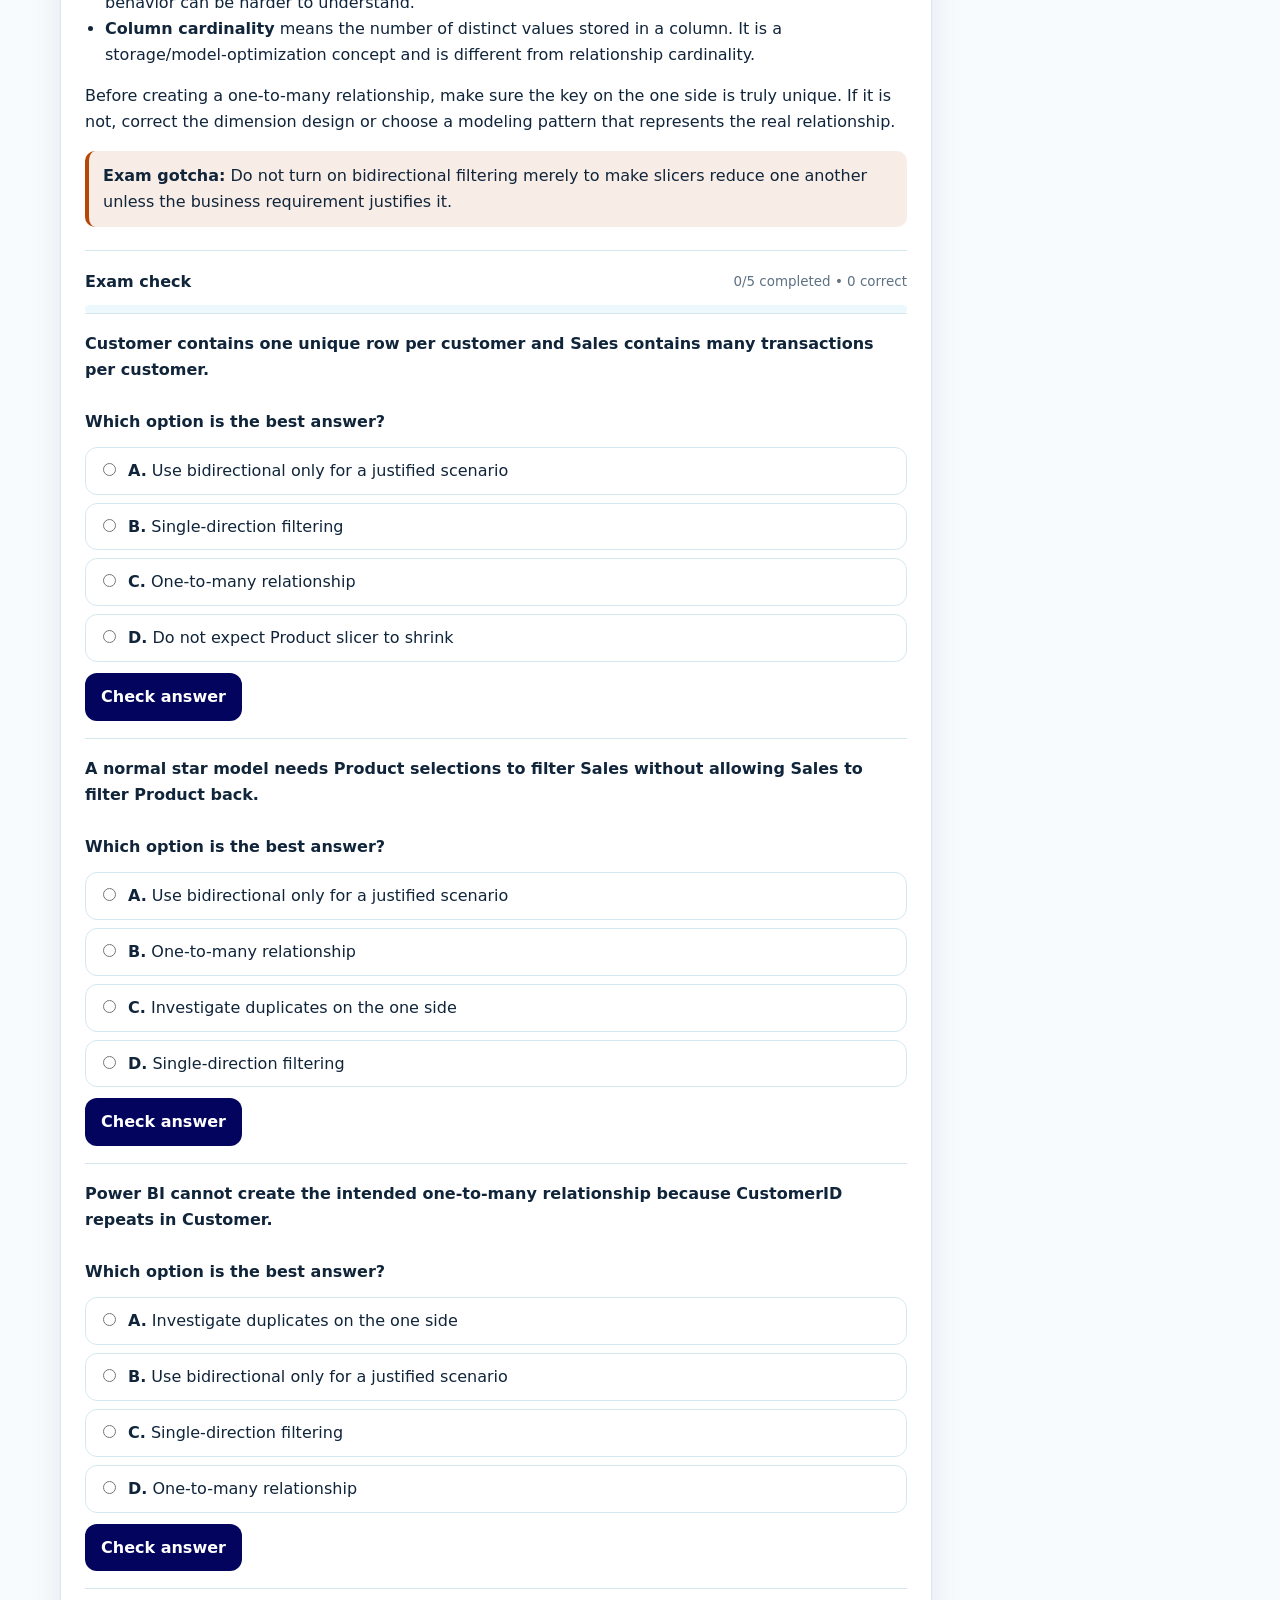
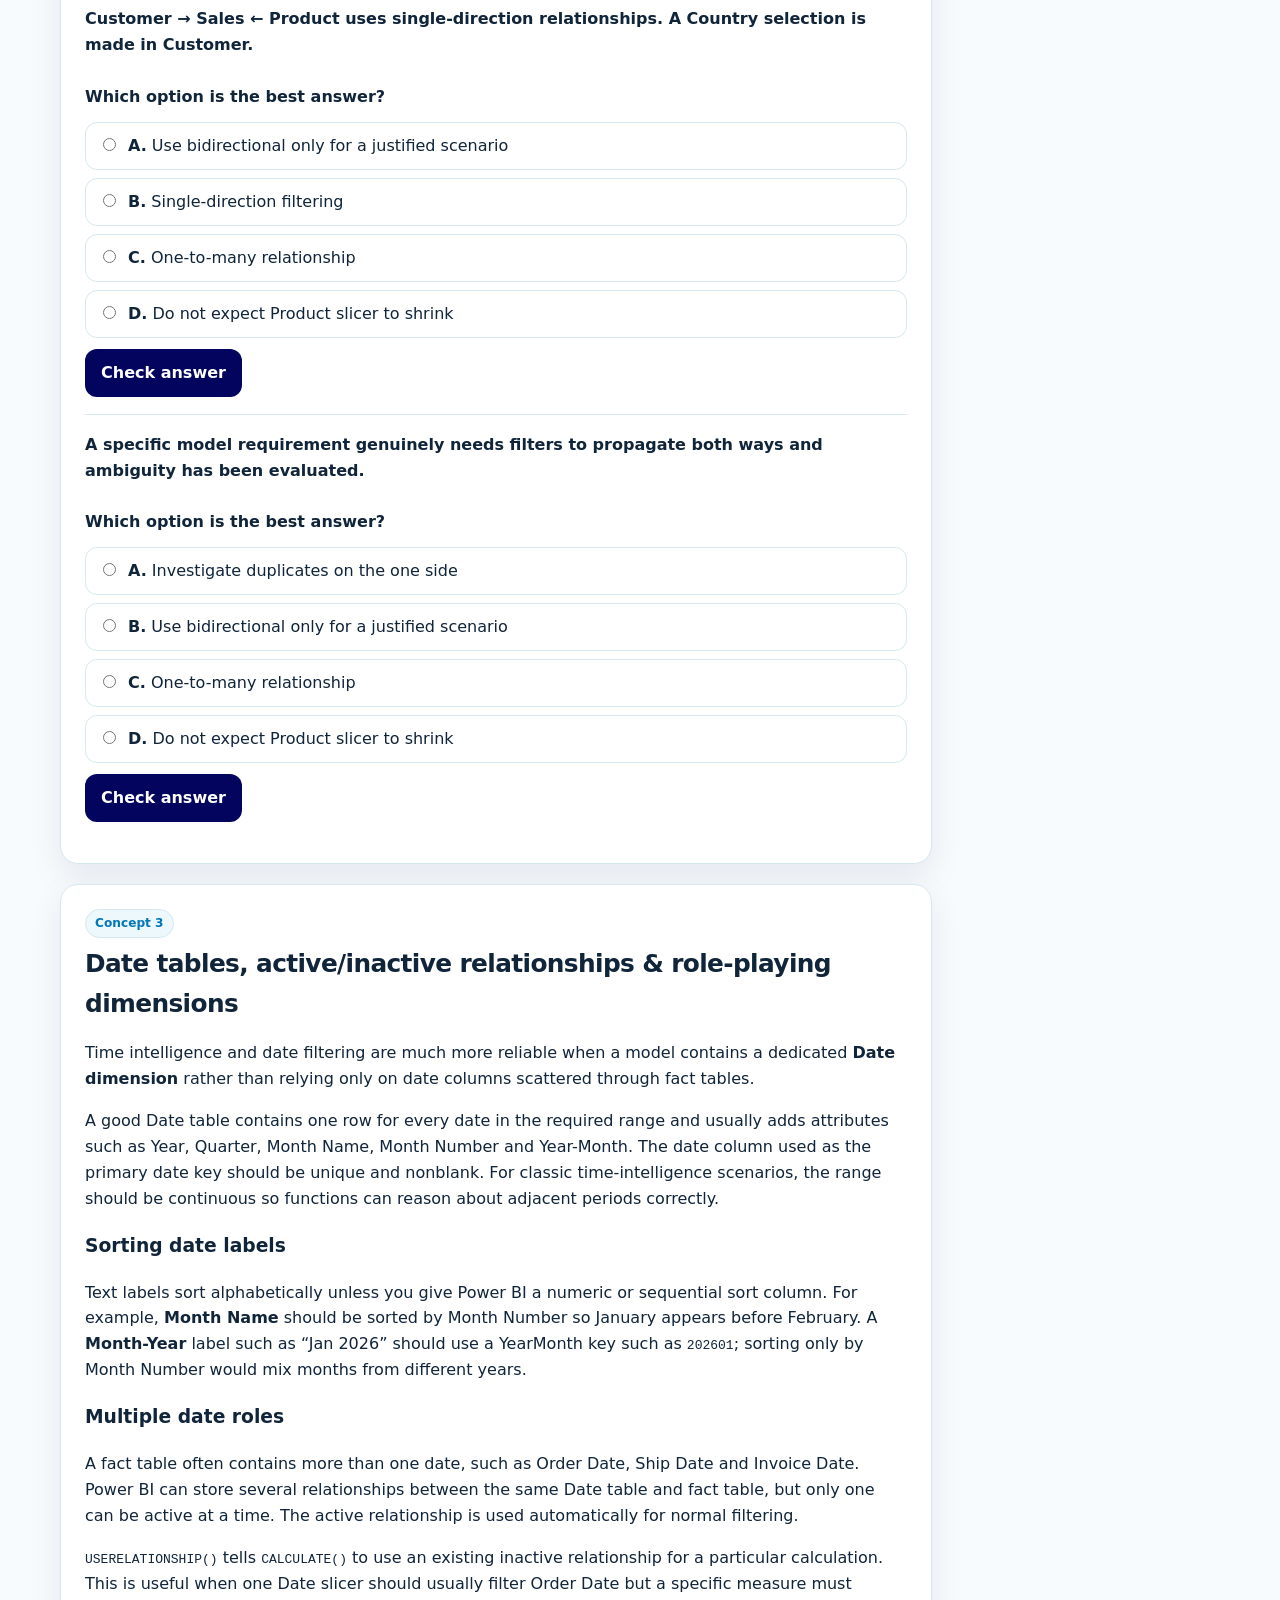
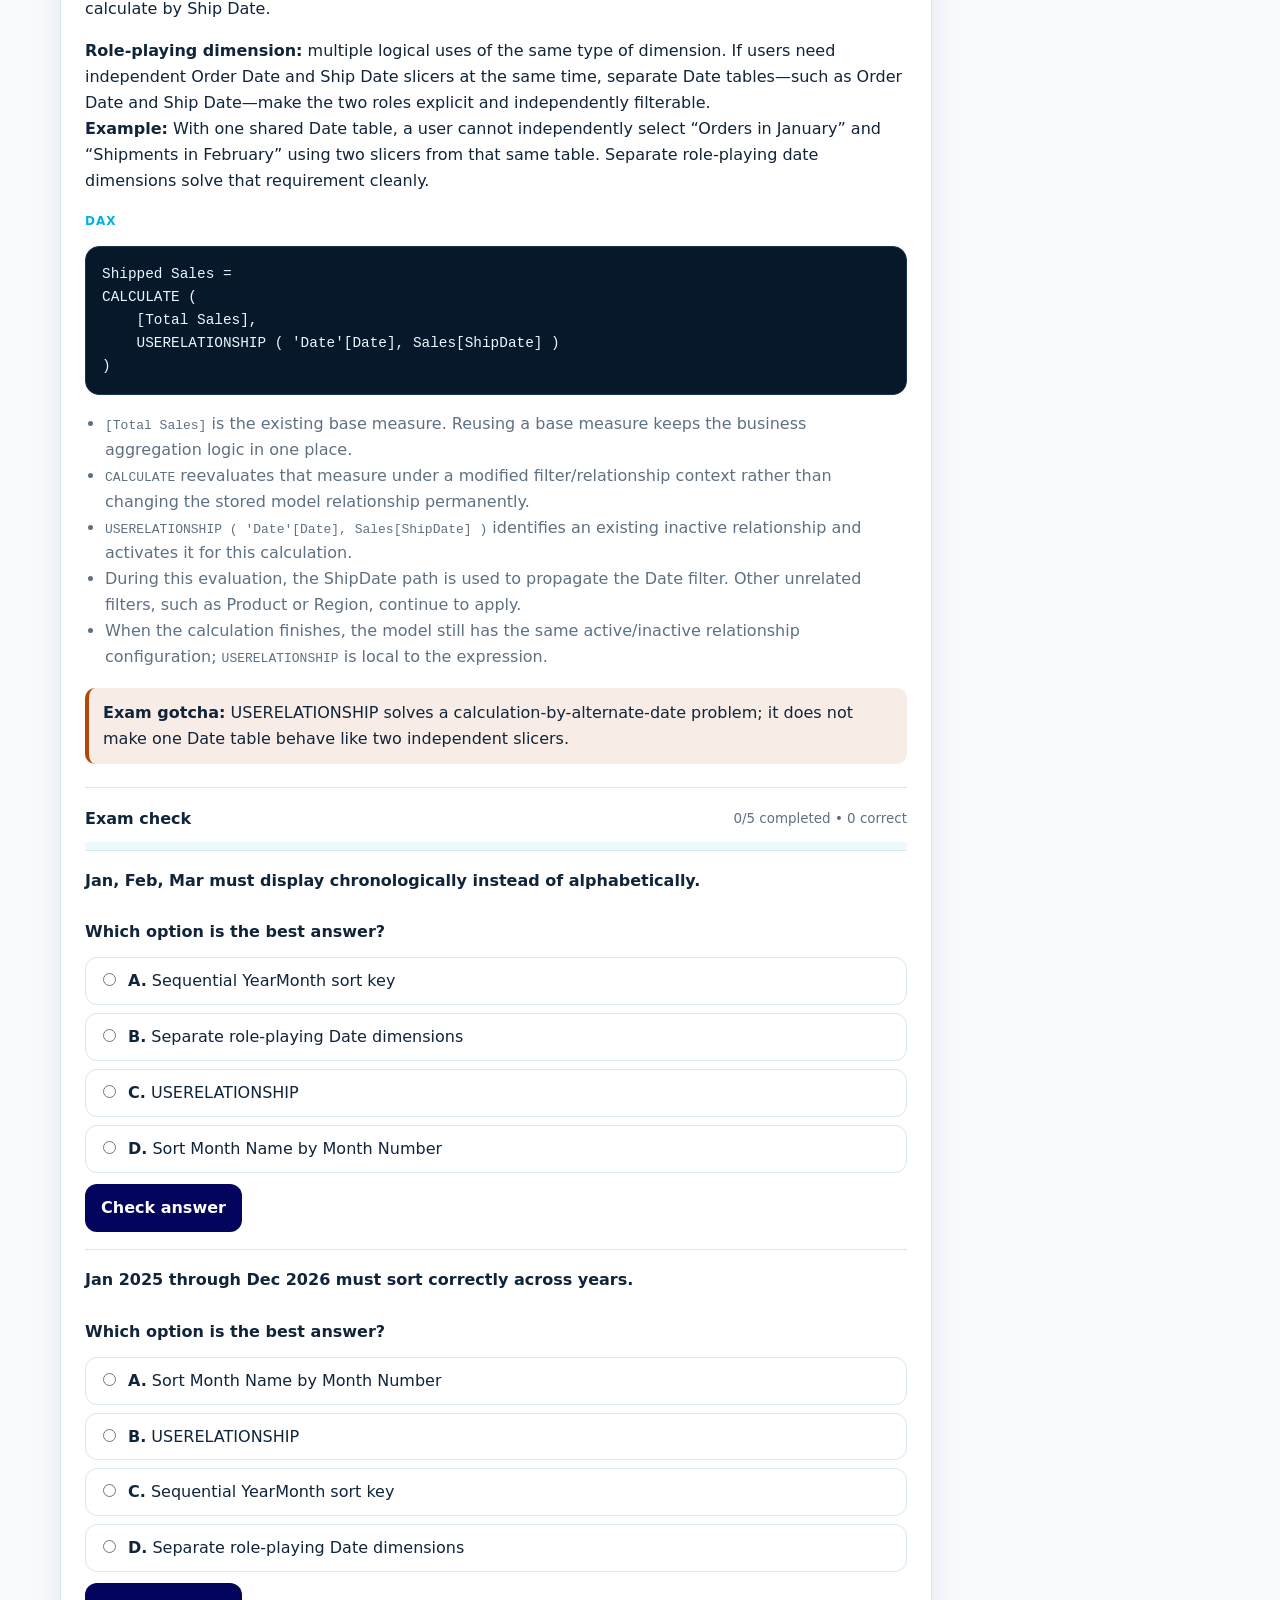
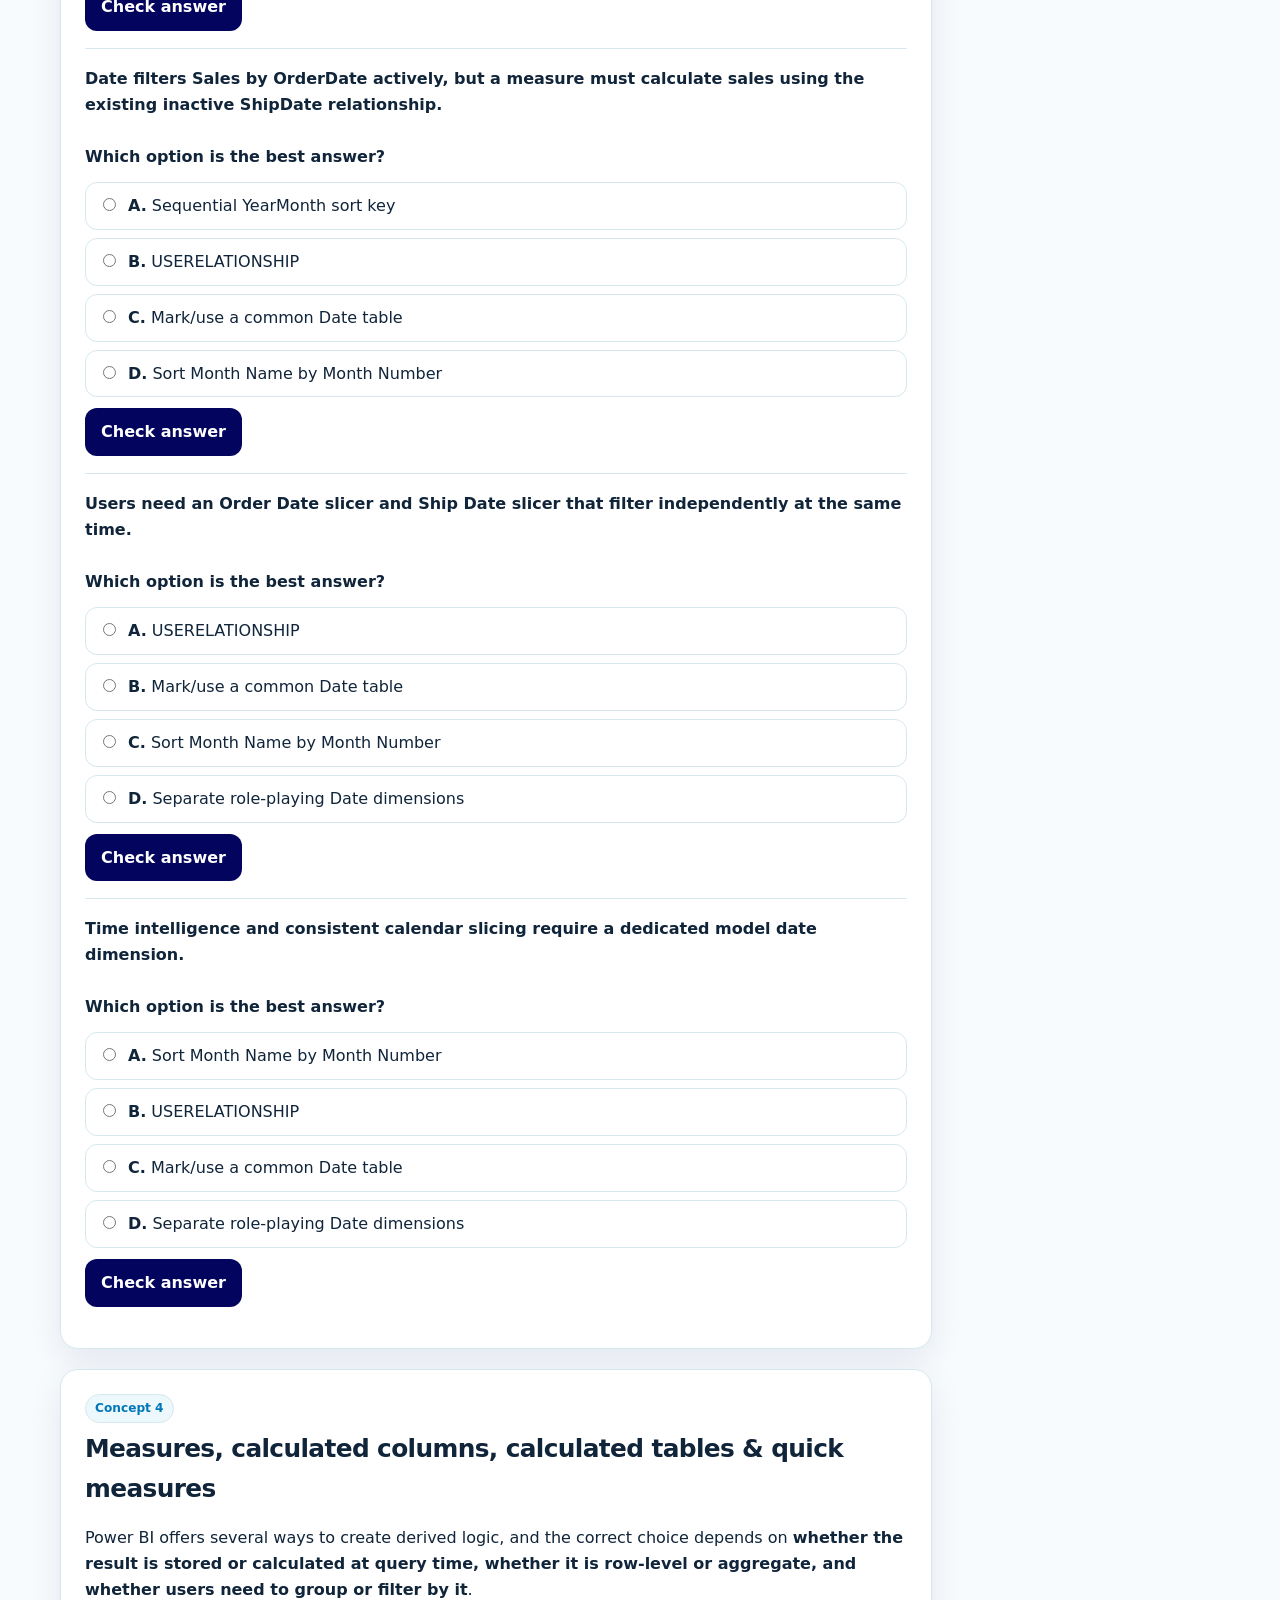
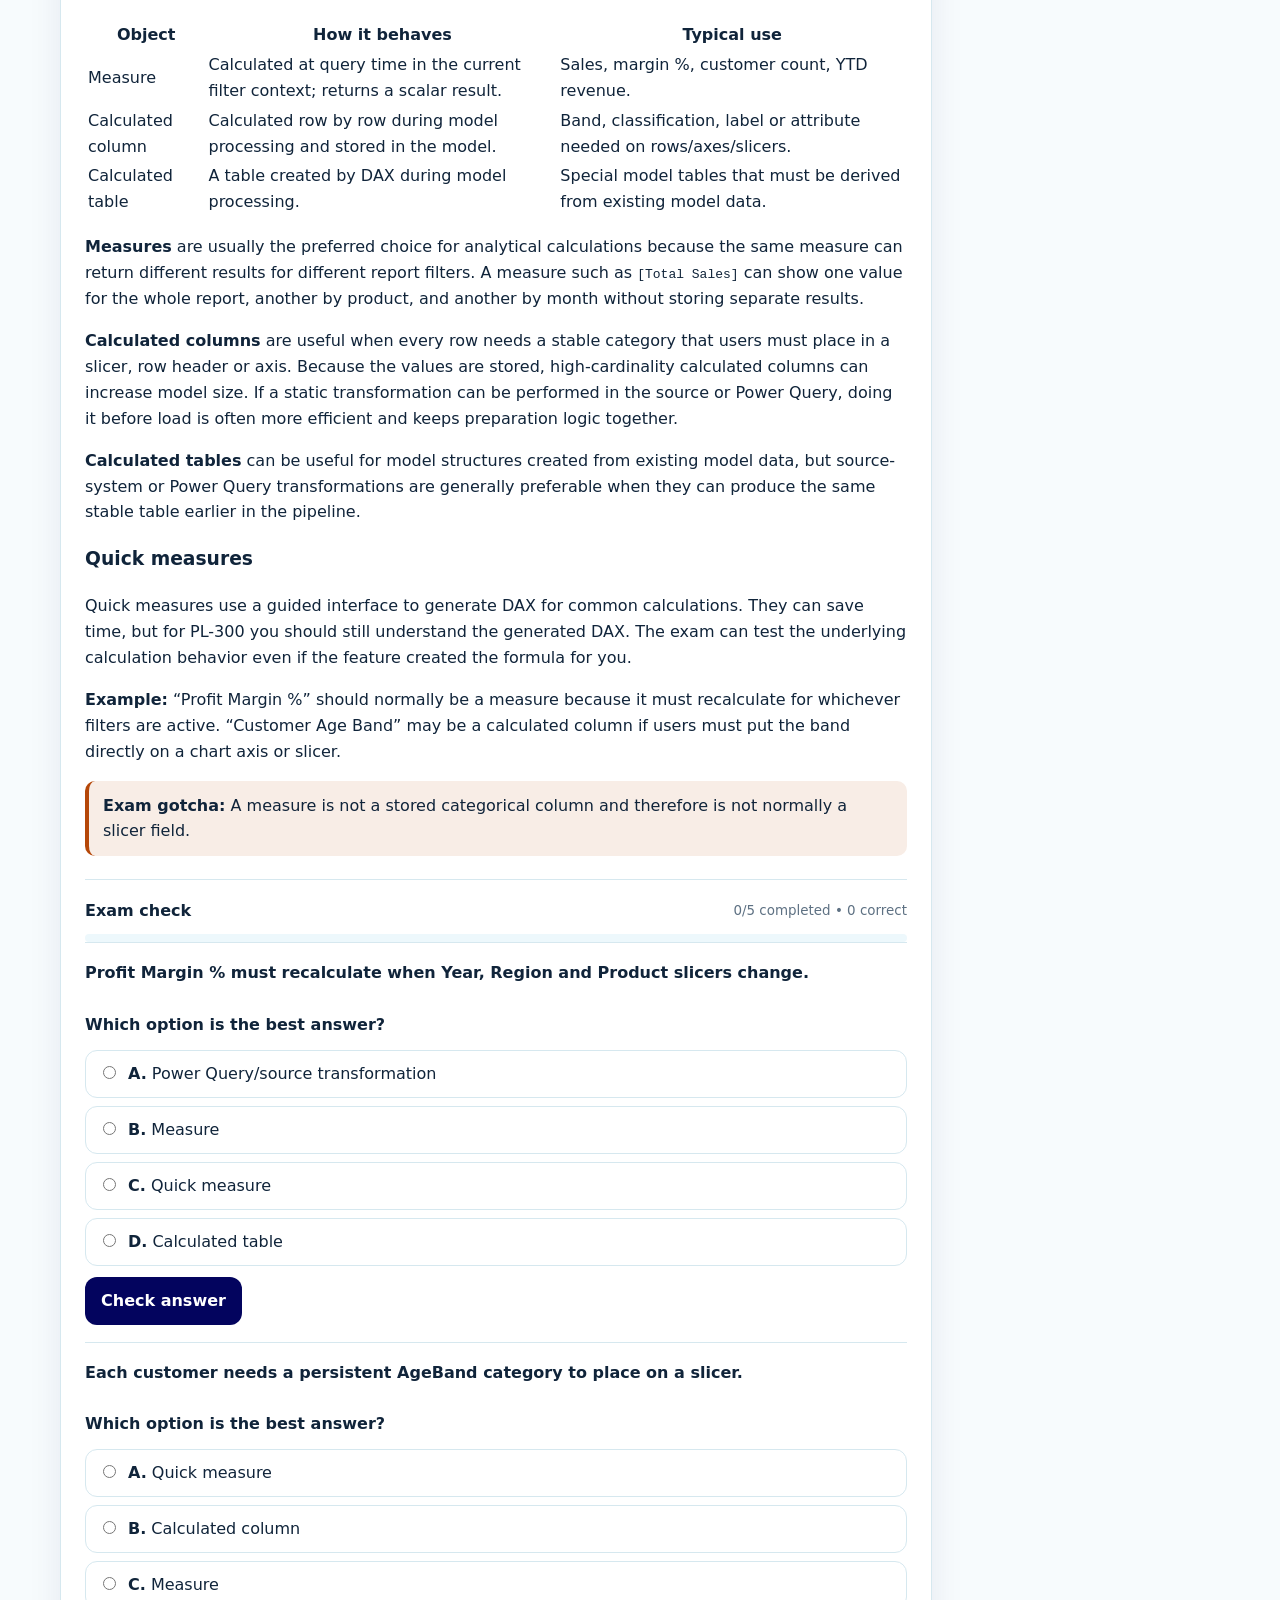
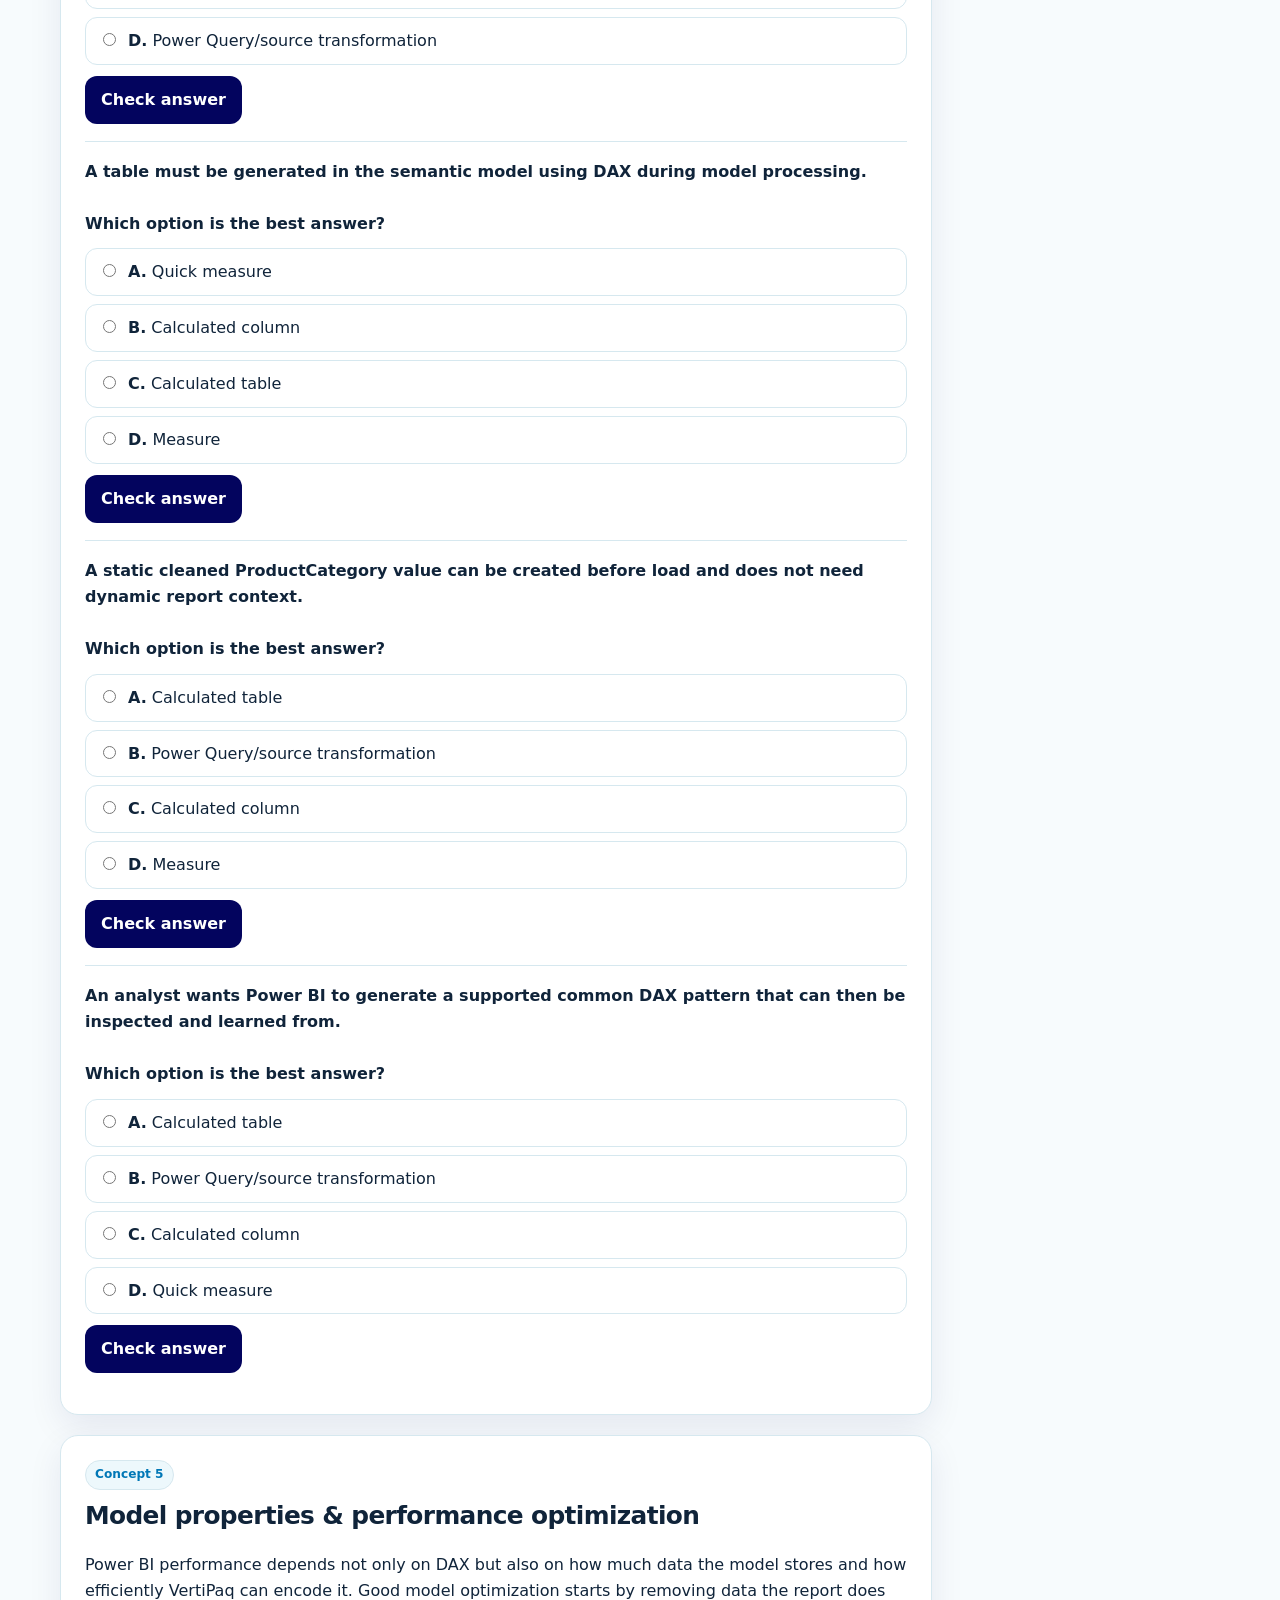
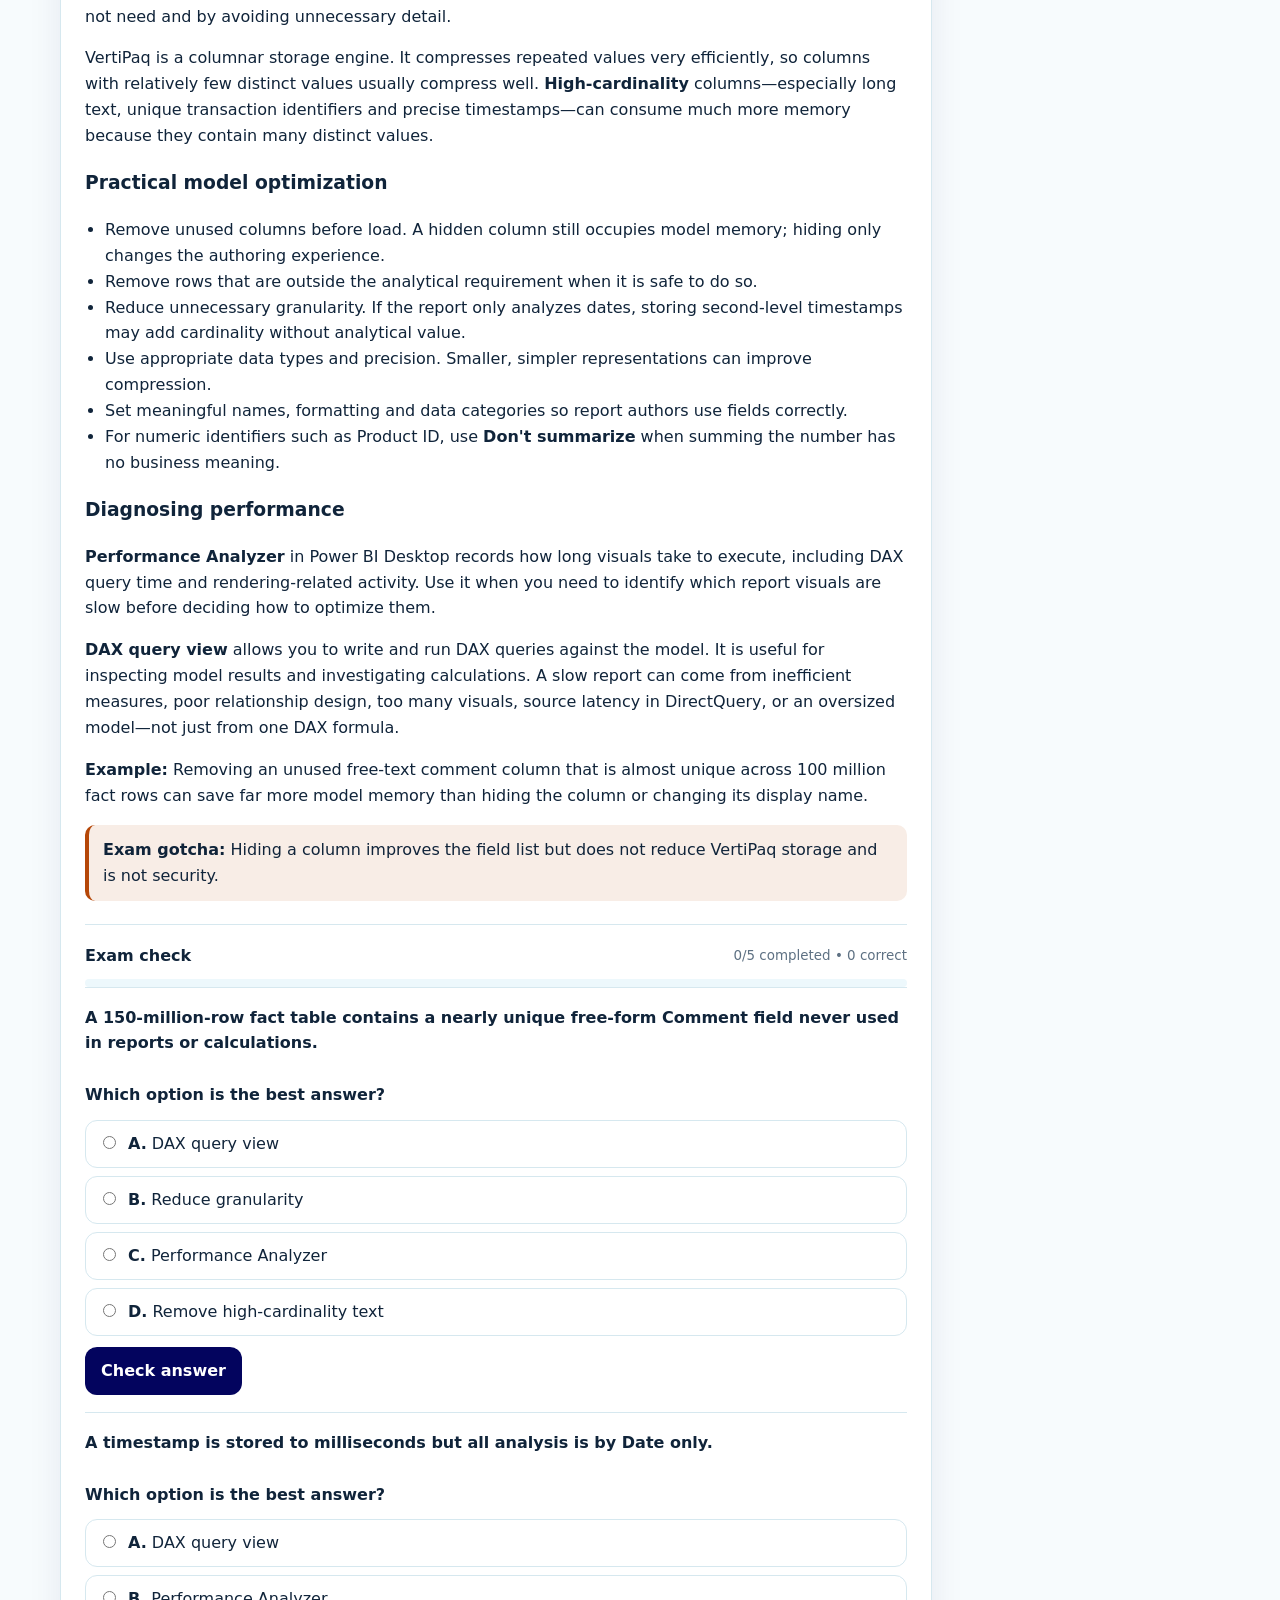
<file: data-modeling.html>
<!DOCTYPE html>

<html data-theme="light" lang="en">
<head>
<meta charset="utf-8"/>
<meta content="width=device-width,initial-scale=1" name="viewport"/>
<title>Data Modeling | PL-300 Exam Prep by Melarks</title>
<meta content="PL-300 data modeling guide covering star schema, grain, relationships, date tables, calculated objects, model properties and performance optimization." name="description"/>
<meta content="index,follow,max-image-preview:large" name="robots"/>
<link href="https://melarks.com/data-modeling.html" rel="canonical"/>
<meta content="#03045e" name="theme-color"/>
<meta content="light dark" name="color-scheme"/>
<meta content="website" property="og:type"/>
<meta content="Microsoft Power BI Data Analyst PL-300 Exam Prep by Melarks" property="og:site_name"/>
<meta content="Data Modeling | PL-300 Exam Prep by Melarks" property="og:title"/>
<meta content="PL-300 data modeling guide covering star schema, grain, relationships, date tables, calculated objects, model properties and performance optimization." property="og:description"/>
<meta content="https://melarks.com/data-modeling.html" property="og:url"/>
<meta content="https://melarks.com/assets/og-cover.png" property="og:image"/>
<meta content="PL-300 Exam Prep by Melarks" property="og:image:alt"/>
<meta content="summary_large_image" name="twitter:card"/>
<meta content="Data Modeling | PL-300 Exam Prep by Melarks" name="twitter:title"/>
<meta content="PL-300 data modeling guide covering star schema, grain, relationships, date tables, calculated objects, model properties and performance optimization." name="twitter:description"/>
<meta content="https://melarks.com/assets/og-cover.png" name="twitter:image"/>
<link href="assets/favicon.svg" rel="icon" type="image/svg+xml"/>
<link href="site.webmanifest" rel="manifest"/>
<link href="css/styles.css" rel="stylesheet"/>
<script type="application/ld+json">{"@context": "https://schema.org", "@type": "WebPage", "name": "Data Modeling | PL-300 Exam Prep by Melarks", "description": "PL-300 data modeling guide covering star schema, grain, relationships, date tables, calculated objects, model properties and performance optimization.", "url": "https://melarks.com/data-modeling.html", "isPartOf": {"@type": "WebSite", "name": "Microsoft Power BI Data Analyst PL-300 Exam Prep by Melarks", "url": "https://melarks.com"}}</script>
<script type="application/ld+json">{"@context": "https://schema.org", "@type": "LearningResource", "name": "Module 2 — Data Modeling", "description": "Learn how grain, star schemas, relationships, date roles, calculated objects and model optimization shape a reliable Power BI semantic model.", "educationalLevel": "Intermediate", "learningResourceType": "Study guide", "about": "Microsoft Power BI Data Analyst PL-300 certification"}</script><script type="application/ld+json">{"@context": "https://schema.org", "@type": "BreadcrumbList", "itemListElement": [{"@type": "ListItem", "position": 1, "name": "Home", "item": "https://melarks.com/"}, {"@type": "ListItem", "position": 2, "name": "Module 2 — Data Modeling", "item": "https://melarks.com/data-modeling.html"}]}</script>
</head>
<body>
<a class="skip-link" href="#main">Skip to main content</a>
<header class="site-header">
<div class="wrap topbar">
<a aria-label="Melarks PL-300 Exam Prep home" class="brand" href="index.html">
<span aria-hidden="true" class="brand-mark">PL<br/>300</span>
<span>PL-300 Prep by Melarks</span>
</a>
<nav aria-label="Primary navigation" class="nav"><a href="index.html">Home</a>
<a href="prepare-data.html">Study Guide</a>
<a href="formula-reference.html">Formula Reference</a>
<a href="practice.html">Practice</a>
<a href="mock-exam.html">Mock Exam</a>
<a href="cheat-sheet.html">Cheat Sheet</a>
<a href="about.html">About</a></nav>
<div style="display:flex;gap:7px">
<button aria-label="Toggle dark and light theme" class="icon-btn" data-theme-toggle="" type="button">◐</button>
<button aria-label="Open navigation menu" class="menu-btn" data-menu="" type="button">Menu</button>
</div>
</div>
</header>
<main id="main">
<section class="page-hero">
<div class="wrap">
<div class="breadcrumbs"><a href="index.html">Home</a> / Study Guide / Module 2 — Data Modeling</div>
<span class="eyebrow">25–30% of exam</span>
<h1>Module 2 — Data Modeling</h1>
<p>A Power BI semantic model determines how business entities relate, how filters propagate, how calculations behave, and how efficiently the engine can answer report queries. This module builds the reasoning needed to design a clean star schema, choose the right grain, manage date roles, select the correct calculated object, and optimize model performance.</p>
<div class="actions">
<a class="btn" href="#module-content">Start module</a>
<a class="btn secondary" href="practice.html">Open full practice bank</a>
</div>
</div>
</section>
<section class="section" id="module-content">
<div class="wrap layout">
<div>
<div class="notice" style="margin-bottom:20px">
<strong>Your progress is saved on this browser.</strong>
<div class="small" data-global-progress="">0/160 questions completed</div>
</div>
<section class="concept" id="star_grain">
<span class="pill">Concept 1</span>
<h2>Star schema, fact/dimension design &amp; grain</h2><div class="concept-explanation"><p class="concept-lead">A strong Power BI model begins with two decisions: <strong>what each table represents</strong> and <strong>what one row in each fact table means</strong>. These decisions define the grain of the model and determine whether later measures can answer the required questions correctly.</p>
<p>A <strong>fact table</strong> normally contains measurable business events or snapshots—for example, one row per sales transaction, one row per support ticket, or one row per daily inventory snapshot. A <strong>dimension table</strong> contains descriptive attributes used to filter and group those facts, such as Product, Customer, Date, Store or Employee.</p>
<p>Power BI models work best when these tables are organized into a <strong>star schema</strong>. Dimension tables sit around a central fact table and connect to it through keys. The dimension side normally contains one unique row per entity, while the fact table can contain many rows for the same dimension key.</p>
<div class="definition-box"><strong>Grain:</strong> the precise meaning of one row in a table. “One row per transaction line” is a grain. “Sales data” is not precise enough.</div>
<h3>Why grain matters</h3>
<ul><li>If the fact table is already aggregated to one row per month and product, you cannot later count individual transactions because that detail no longer exists.</li><li>If you need distinct customers, transaction counts or analysis by transaction attributes, the fact table must retain the required level of detail.</li><li>Different business processes often deserve separate fact tables rather than being forced into one table with inconsistent grain.</li><li>Keys used to relate facts to dimensions should identify the intended dimension row consistently. Surrogate keys are common in warehouse designs because they separate model relationships from changing business identifiers.</li></ul>
<h3>Many-to-many business relationships</h3>
<p>Some entities genuinely relate many-to-many—for example, one consultant can work on many projects and one project can have many consultants. A <strong>bridge table</strong> can store the valid consultant-project combinations and connect both dimensions through controlled one-to-many relationships. This is usually clearer than relying on an ambiguous direct many-to-many relationship.</p>
<div class="example-box"><strong>Example:</strong> A retail sales fact table at “one row per product on each receipt” can support quantity, revenue, product, store, customer and transaction analysis. If you first aggregate it to “one row per store per month,” you lose receipt-level questions such as average basket size and transaction count.</div></div>
<div class="gotcha"><strong>Exam gotcha:</strong> A DAX measure aggregates at query time. Power Query Group By changes the physically stored grain.</div>
<div class="inline-quiz" data-limit="5" data-topic="star_grain"></div>
</section><section class="concept" id="relationships">
<span class="pill">Concept 2</span>
<h2>Cardinality, cross-filter direction &amp; filter propagation</h2><div class="concept-explanation"><p class="concept-lead">Relationships allow filters to move between tables. To reason about a Power BI model, always ask three questions: <strong>what is the cardinality, which direction can the filter travel, and is the relationship active?</strong></p>
<p>In a normal star schema, a dimension has a unique key and is on the <strong>one</strong> side of a one-to-many relationship. The fact table contains repeated foreign keys and is on the <strong>many</strong> side. This relationship lets a filter such as <em>Product Category = Bikes</em> restrict the fact rows that contribute to a measure.</p>
<h3>Cross-filter direction</h3>
<p>With <strong>single-direction filtering</strong>, filters normally travel from the dimension to the fact table. This direction is predictable, efficient and is the default best practice for most star schemas.</p>
<p><strong>Bidirectional</strong> filtering allows filters to travel in both directions. It can solve specific modeling requirements, but it also makes the model harder to reason about and can create multiple possible filter paths. When two paths can carry the same filter between tables, Power BI can encounter ambiguity.</p>
<div class="example-box"><strong>Filter propagation example:</strong> Customer → Sales ← Product. If both relationships are single direction from the dimensions to Sales, choosing a customer country filters Sales, but that filter does not travel backward from Sales into Product. Therefore, a Product slicer does not automatically shrink to only products purchased by that country.</div>
<h3>Cardinality terminology</h3>
<ul><li><strong>One-to-many (1:*)</strong> is the standard dimension-to-fact pattern.</li><li><strong>One-to-one (1:1)</strong> requires unique values on both sides and is less common in analytical models.</li><li><strong>Many-to-many (*:*)</strong> allows duplicates on both sides but should be used deliberately because filter behavior can be harder to understand.</li><li><strong>Column cardinality</strong> means the number of distinct values stored in a column. It is a storage/model-optimization concept and is different from relationship cardinality.</li></ul>
<p>Before creating a one-to-many relationship, make sure the key on the one side is truly unique. If it is not, correct the dimension design or choose a modeling pattern that represents the real relationship.</p></div>
<div class="gotcha"><strong>Exam gotcha:</strong> Do not turn on bidirectional filtering merely to make slicers reduce one another unless the business requirement justifies it.</div>
<div class="inline-quiz" data-limit="5" data-topic="relationships"></div>
</section><section class="concept" id="date_roles">
<span class="pill">Concept 3</span>
<h2>Date tables, active/inactive relationships &amp; role-playing dimensions</h2><div class="concept-explanation"><p class="concept-lead">Time intelligence and date filtering are much more reliable when a model contains a dedicated <strong>Date dimension</strong> rather than relying only on date columns scattered through fact tables.</p>
<p>A good Date table contains one row for every date in the required range and usually adds attributes such as Year, Quarter, Month Name, Month Number and Year-Month. The date column used as the primary date key should be unique and nonblank. For classic time-intelligence scenarios, the range should be continuous so functions can reason about adjacent periods correctly.</p>
<h3>Sorting date labels</h3>
<p>Text labels sort alphabetically unless you give Power BI a numeric or sequential sort column. For example, <strong>Month Name</strong> should be sorted by Month Number so January appears before February. A <strong>Month-Year</strong> label such as “Jan 2026” should use a YearMonth key such as <code>202601</code>; sorting only by Month Number would mix months from different years.</p>
<h3>Multiple date roles</h3>
<p>A fact table often contains more than one date, such as Order Date, Ship Date and Invoice Date. Power BI can store several relationships between the same Date table and fact table, but only one can be active at a time. The active relationship is used automatically for normal filtering.</p>
<p><code>USERELATIONSHIP()</code> tells <code>CALCULATE()</code> to use an existing inactive relationship for a particular calculation. This is useful when one Date slicer should usually filter Order Date but a specific measure must calculate by Ship Date.</p>
<div class="definition-box"><strong>Role-playing dimension:</strong> multiple logical uses of the same type of dimension. If users need independent Order Date and Ship Date slicers at the same time, separate Date tables—such as Order Date and Ship Date—make the two roles explicit and independently filterable.</div>
<div class="example-box"><strong>Example:</strong> With one shared Date table, a user cannot independently select “Orders in January” and “Shipments in February” using two slicers from that same table. Separate role-playing date dimensions solve that requirement cleanly.</div></div>
<div class="code-wrap">
<div class="code-label">DAX</div>
<pre class="code-block"><code>Shipped Sales =
CALCULATE (
    [Total Sales],
    USERELATIONSHIP ( 'Date'[Date], Sales[ShipDate] )
)</code></pre>
<ul class="formula-explain"><li><code>[Total Sales]</code> is the existing base measure. Reusing a base measure keeps the business aggregation logic in one place.</li><li><code>CALCULATE</code> reevaluates that measure under a modified filter/relationship context rather than changing the stored model relationship permanently.</li><li><code>USERELATIONSHIP ( 'Date'[Date], Sales[ShipDate] )</code> identifies an existing inactive relationship and activates it for this calculation.</li><li>During this evaluation, the ShipDate path is used to propagate the Date filter. Other unrelated filters, such as Product or Region, continue to apply.</li><li>When the calculation finishes, the model still has the same active/inactive relationship configuration; <code>USERELATIONSHIP</code> is local to the expression.</li></ul>
</div>
<div class="gotcha"><strong>Exam gotcha:</strong> USERELATIONSHIP solves a calculation-by-alternate-date problem; it does not make one Date table behave like two independent slicers.</div>
<div class="inline-quiz" data-limit="5" data-topic="date_roles"></div>
</section><section class="concept" id="calc_objects">
<span class="pill">Concept 4</span>
<h2>Measures, calculated columns, calculated tables &amp; quick measures</h2><div class="concept-explanation"><p class="concept-lead">Power BI offers several ways to create derived logic, and the correct choice depends on <strong>whether the result is stored or calculated at query time, whether it is row-level or aggregate, and whether users need to group or filter by it</strong>.</p>
<table class="concept-table"><tr><th>Object</th><th>How it behaves</th><th>Typical use</th></tr><tr><td>Measure</td><td>Calculated at query time in the current filter context; returns a scalar result.</td><td>Sales, margin %, customer count, YTD revenue.</td></tr><tr><td>Calculated column</td><td>Calculated row by row during model processing and stored in the model.</td><td>Band, classification, label or attribute needed on rows/axes/slicers.</td></tr><tr><td>Calculated table</td><td>A table created by DAX during model processing.</td><td>Special model tables that must be derived from existing model data.</td></tr></table>
<p><strong>Measures</strong> are usually the preferred choice for analytical calculations because the same measure can return different results for different report filters. A measure such as <code>[Total Sales]</code> can show one value for the whole report, another by product, and another by month without storing separate results.</p>
<p><strong>Calculated columns</strong> are useful when every row needs a stable category that users must place in a slicer, row header or axis. Because the values are stored, high-cardinality calculated columns can increase model size. If a static transformation can be performed in the source or Power Query, doing it before load is often more efficient and keeps preparation logic together.</p>
<p><strong>Calculated tables</strong> can be useful for model structures created from existing model data, but source-system or Power Query transformations are generally preferable when they can produce the same stable table earlier in the pipeline.</p>
<h3>Quick measures</h3>
<p>Quick measures use a guided interface to generate DAX for common calculations. They can save time, but for PL-300 you should still understand the generated DAX. The exam can test the underlying calculation behavior even if the feature created the formula for you.</p>
<div class="example-box"><strong>Example:</strong> “Profit Margin %” should normally be a measure because it must recalculate for whichever filters are active. “Customer Age Band” may be a calculated column if users must put the band directly on a chart axis or slicer.</div></div>
<div class="gotcha"><strong>Exam gotcha:</strong> A measure is not a stored categorical column and therefore is not normally a slicer field.</div>
<div class="inline-quiz" data-limit="5" data-topic="calc_objects"></div>
</section><section class="concept" id="performance_properties">
<span class="pill">Concept 5</span>
<h2>Model properties &amp; performance optimization</h2><div class="concept-explanation"><p class="concept-lead">Power BI performance depends not only on DAX but also on how much data the model stores and how efficiently VertiPaq can encode it. Good model optimization starts by removing data the report does not need and by avoiding unnecessary detail.</p>
<p>VertiPaq is a columnar storage engine. It compresses repeated values very efficiently, so columns with relatively few distinct values usually compress well. <strong>High-cardinality</strong> columns—especially long text, unique transaction identifiers and precise timestamps—can consume much more memory because they contain many distinct values.</p>
<h3>Practical model optimization</h3>
<ul><li>Remove unused columns before load. A hidden column still occupies model memory; hiding only changes the authoring experience.</li><li>Remove rows that are outside the analytical requirement when it is safe to do so.</li><li>Reduce unnecessary granularity. If the report only analyzes dates, storing second-level timestamps may add cardinality without analytical value.</li><li>Use appropriate data types and precision. Smaller, simpler representations can improve compression.</li><li>Set meaningful names, formatting and data categories so report authors use fields correctly.</li><li>For numeric identifiers such as Product ID, use <strong>Don't summarize</strong> when summing the number has no business meaning.</li></ul>
<h3>Diagnosing performance</h3>
<p><strong>Performance Analyzer</strong> in Power BI Desktop records how long visuals take to execute, including DAX query time and rendering-related activity. Use it when you need to identify which report visuals are slow before deciding how to optimize them.</p>
<p><strong>DAX query view</strong> allows you to write and run DAX queries against the model. It is useful for inspecting model results and investigating calculations. A slow report can come from inefficient measures, poor relationship design, too many visuals, source latency in DirectQuery, or an oversized model—not just from one DAX formula.</p>
<div class="example-box"><strong>Example:</strong> Removing an unused free-text comment column that is almost unique across 100 million fact rows can save far more model memory than hiding the column or changing its display name.</div></div>
<div class="gotcha"><strong>Exam gotcha:</strong> Hiding a column improves the field list but does not reduce VertiPaq storage and is not security.</div>
<div class="inline-quiz" data-limit="5" data-topic="performance_properties"></div>
</section>
<nav aria-label="Module navigation" class="module-nav"><a class="btn secondary" href="prepare-data.html">← Module 1 — Prepare the Data</a><a class="btn" href="dax-filter-context.html">Module 3 — DAX &amp; Filter Context →</a></nav>
</div>
<aside aria-label="On this page" class="toc">
<strong>On this page</strong>
<a href="#star_grain">Star schema, fact/dimension design &amp; grain</a><a href="#relationships">Cardinality, cross-filter direction &amp; filter propagation</a><a href="#date_roles">Date tables, active/inactive relationships &amp; role-playing dimensions</a><a href="#calc_objects">Measures, calculated columns, calculated tables &amp; quick measures</a><a href="#performance_properties">Model properties &amp; performance optimization</a>
<hr style="border:0;border-top:1px solid var(--border);margin:12px 0"/>
<a href="formula-reference.html">Formula reference</a>
<a href="cheat-sheet.html">Pre-exam cheat sheet</a>
</aside>
</div>
</section>
</main>
<footer class="footer">
<div class="wrap footer-grid">
<div>
<strong>PL-300 Exam Prep by Melarks</strong>
<p>Independent study support for experienced Power BI analysts preparing for Microsoft PL-300.</p>
<p class="small">This site is not affiliated with, endorsed by, or sponsored by Microsoft. Microsoft, Power BI, and PL-300 are trademarks of their respective owner.</p>
</div>
<div>
<strong>Study</strong>
<p><a href="prepare-data.html">Prepare Data</a><br/>
<a href="data-modeling.html">Data Modeling</a><br/>
<a href="dax-filter-context.html">DAX &amp; Filter Context</a><br/>
<a href="visualize-analyze.html">Visualize &amp; Analyze</a><br/>
<a href="service-security.html">Service &amp; Security</a></p>
</div>
<div>
<strong>Resources</strong>
<p><a href="practice.html">Practice Questions</a><br/>
<a href="mock-exam.html">Mock Exam</a><br/>
<a href="formula-reference.html">Formula Reference</a><br/>
<a href="cheat-sheet.html">Cheat Sheet</a><br/>
<a href="exam-strategy.html">Exam Strategy</a><br/>
<a href="about.html">About</a></p>
</div>
</div>
<div class="wrap small" style="margin-top:20px">
    © <span data-year="">2026</span> Melarks. Educational use only. 
    <a href="https://learn.microsoft.com/en-us/credentials/certifications/resources/study-guides/pl-300" rel="noopener">Official Microsoft PL-300 study guide</a>.
  </div>
</footer>
<script defer="" src="js/app.js"></script>
<script defer="" src="js/questions.js"></script>
<script defer="" src="js/practice.js"></script>
</body>
</html>
</file>
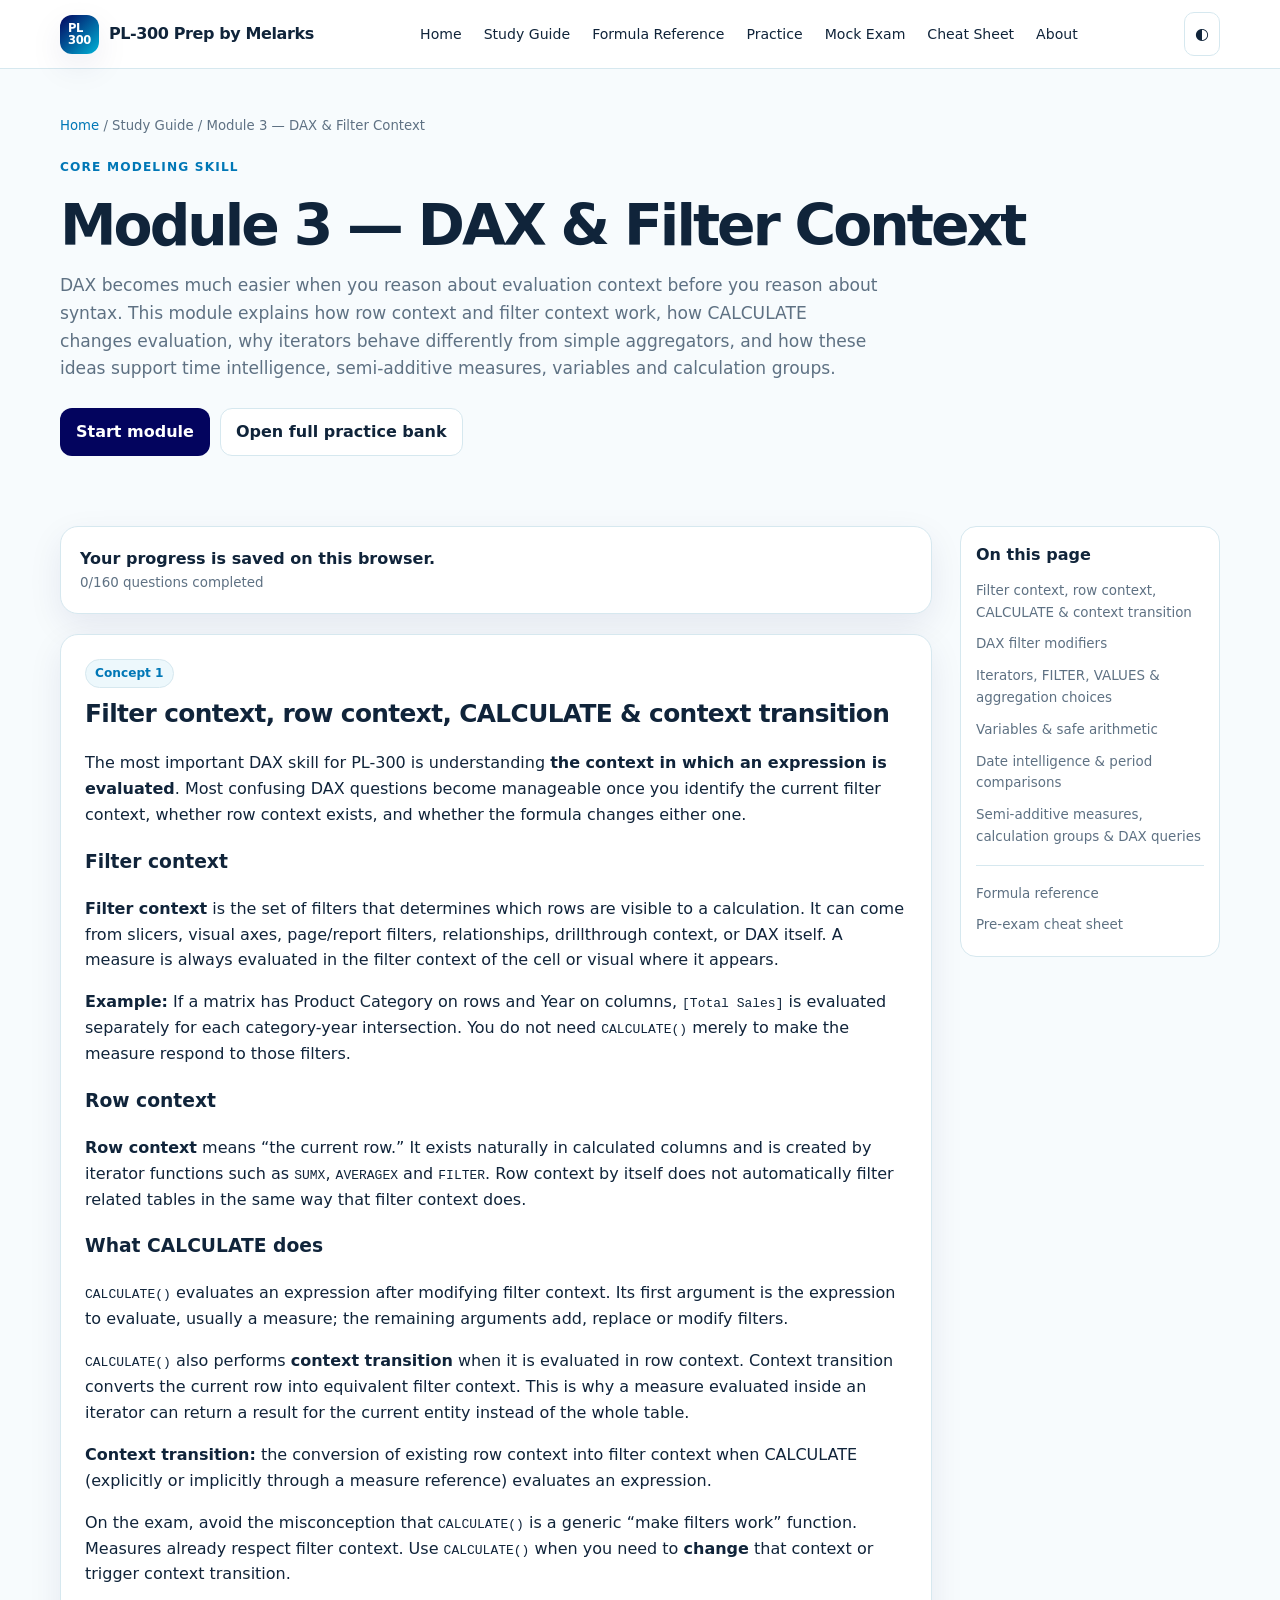
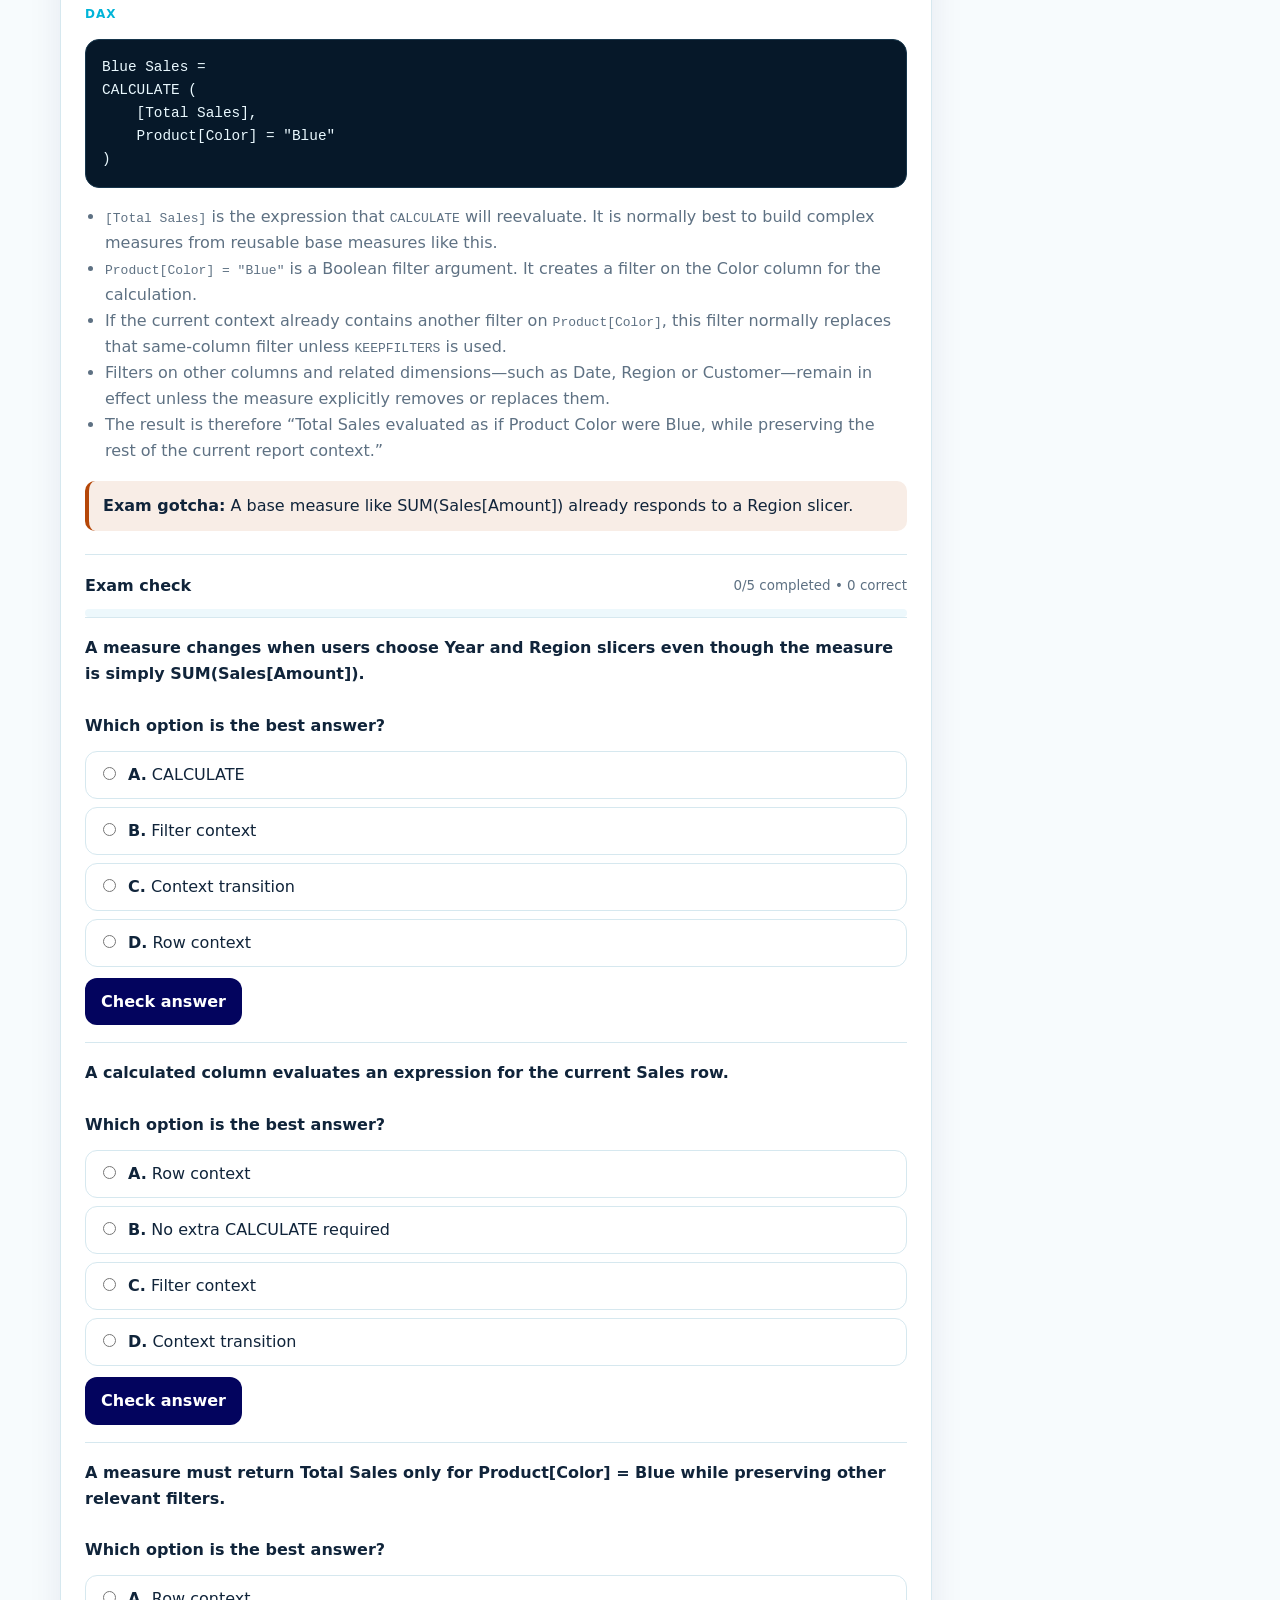
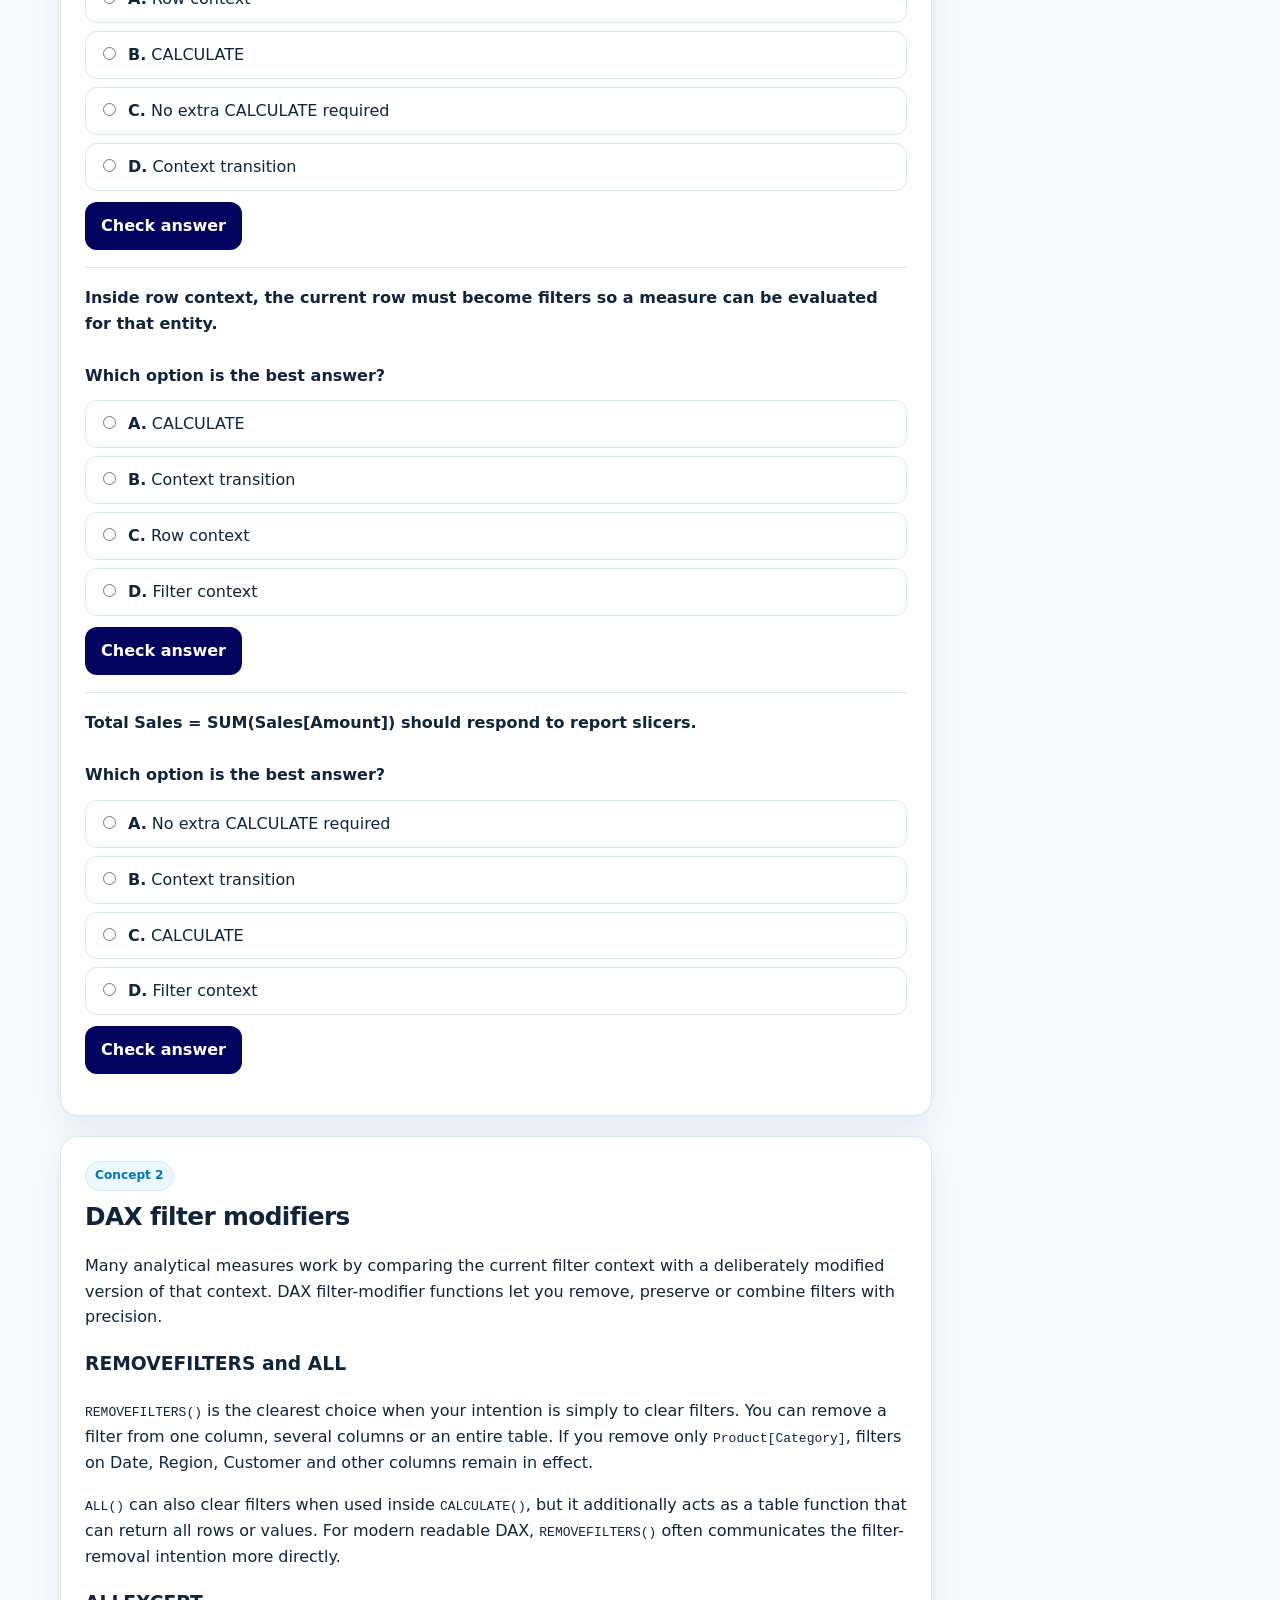
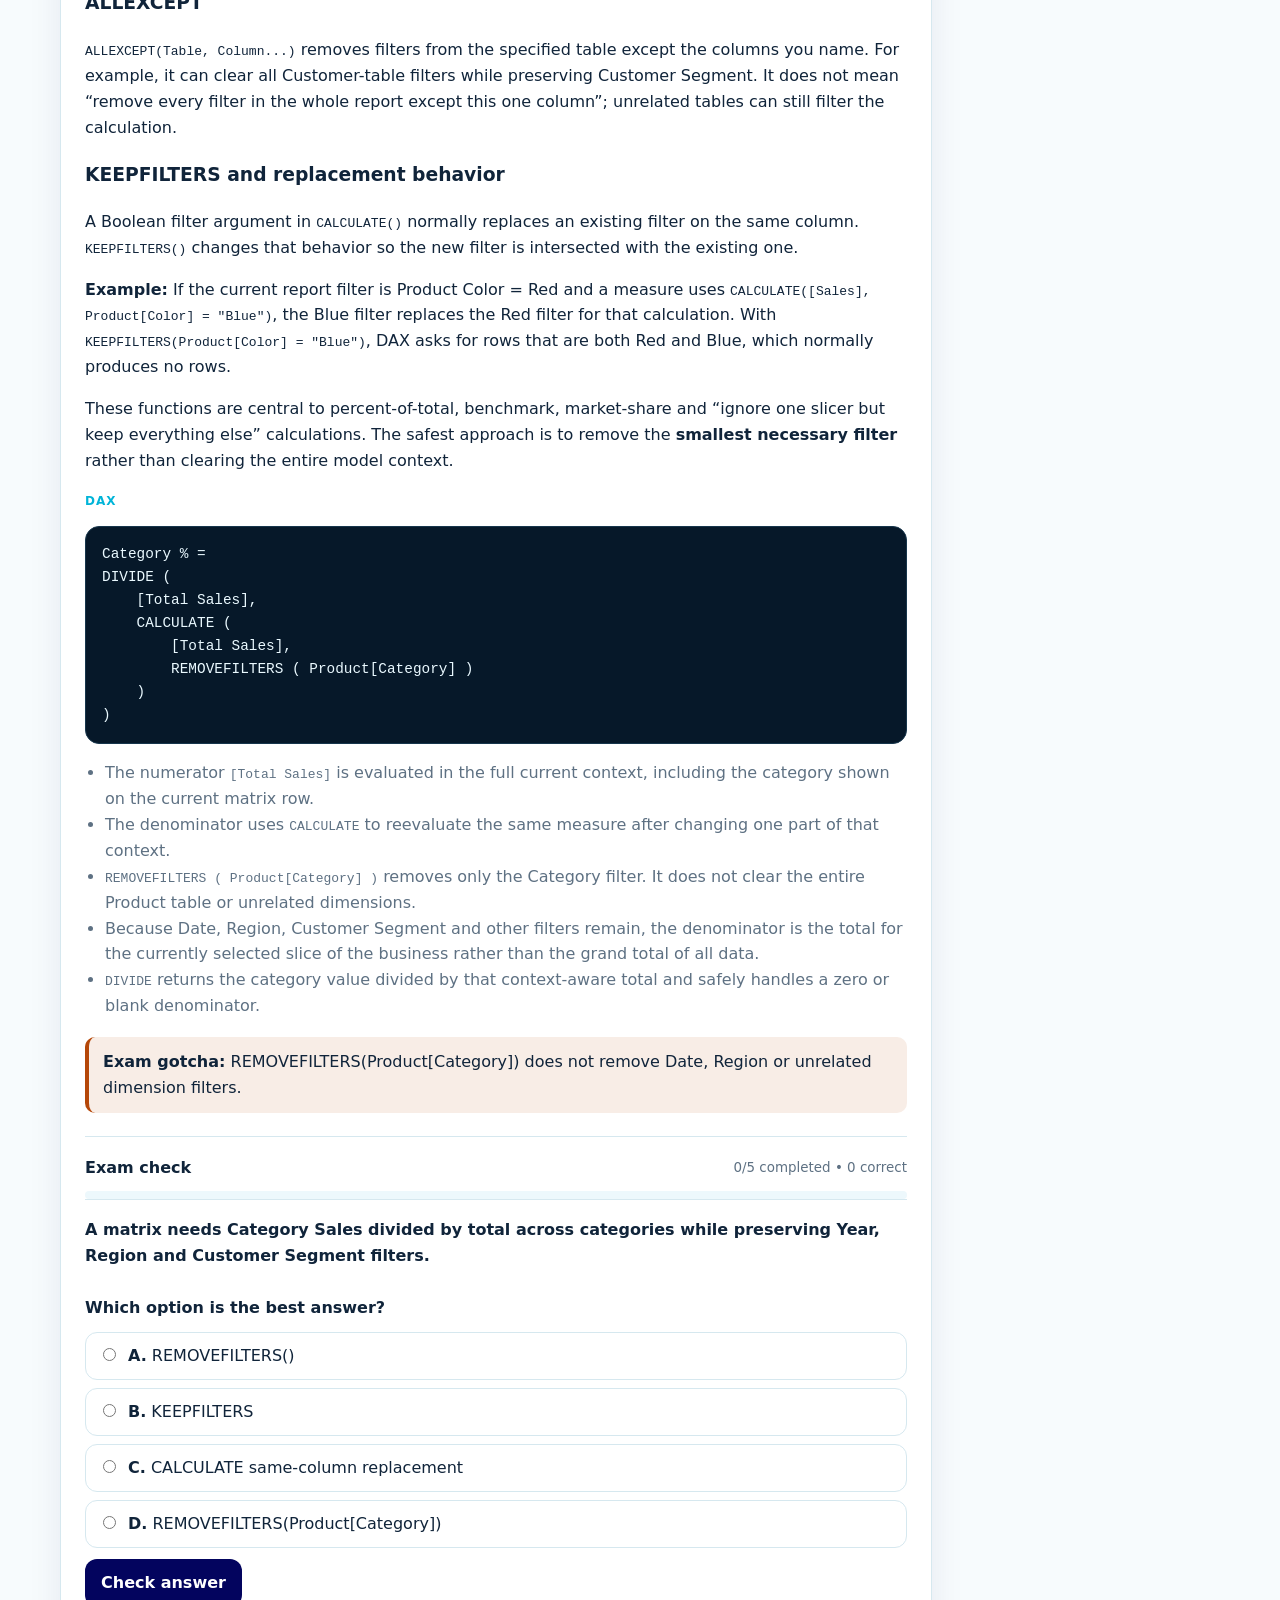
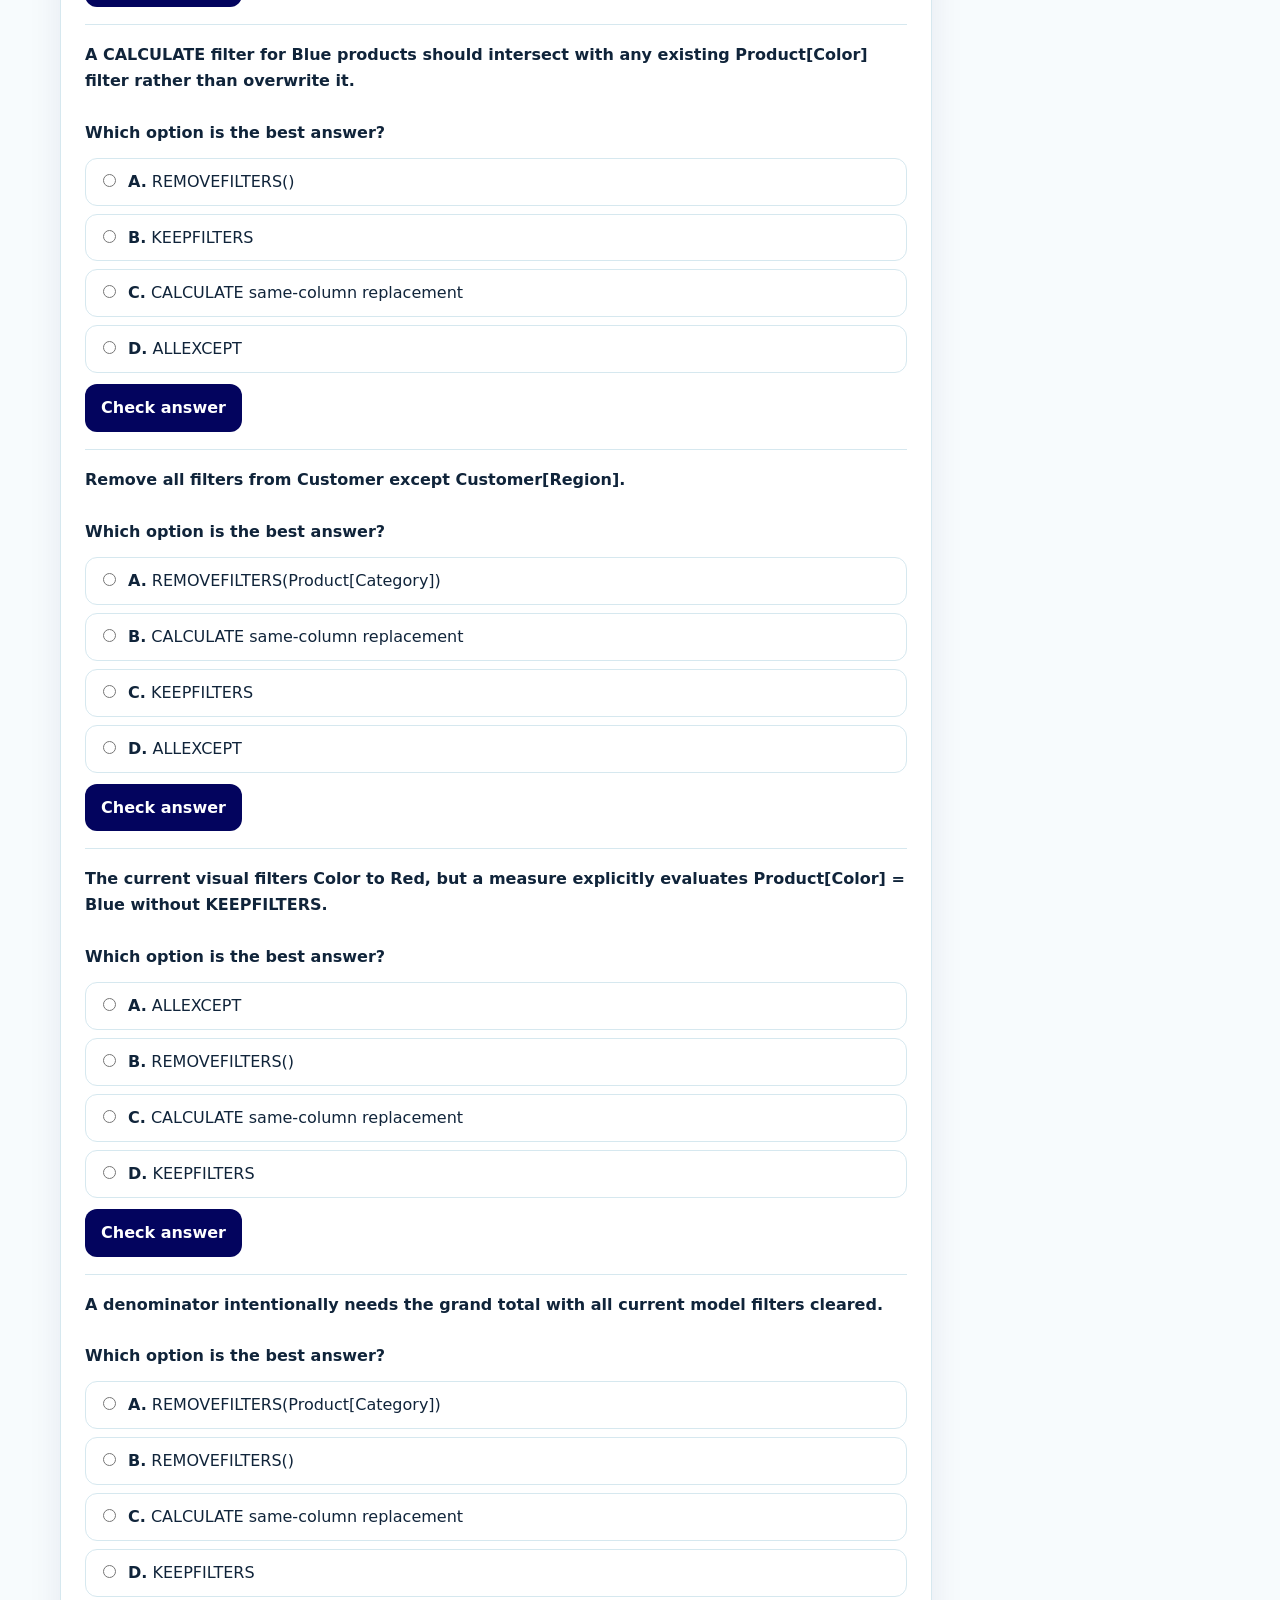
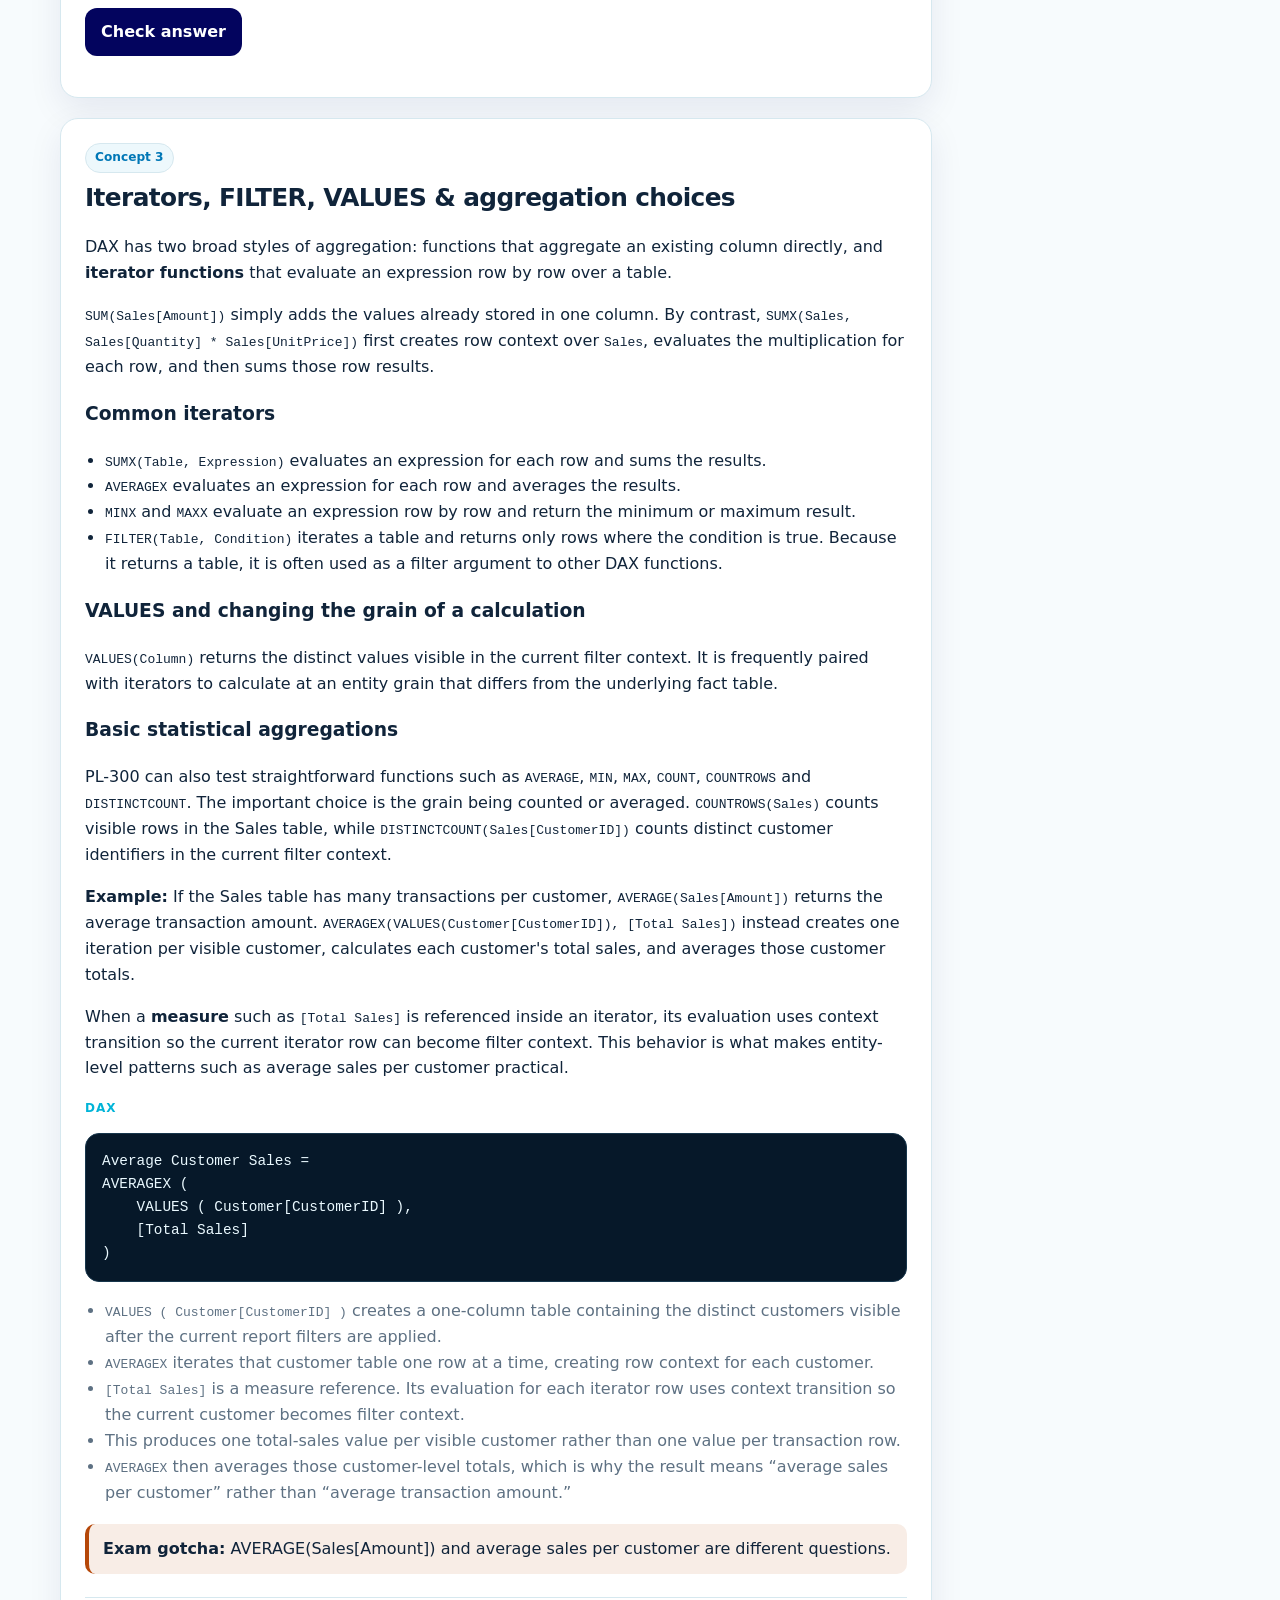
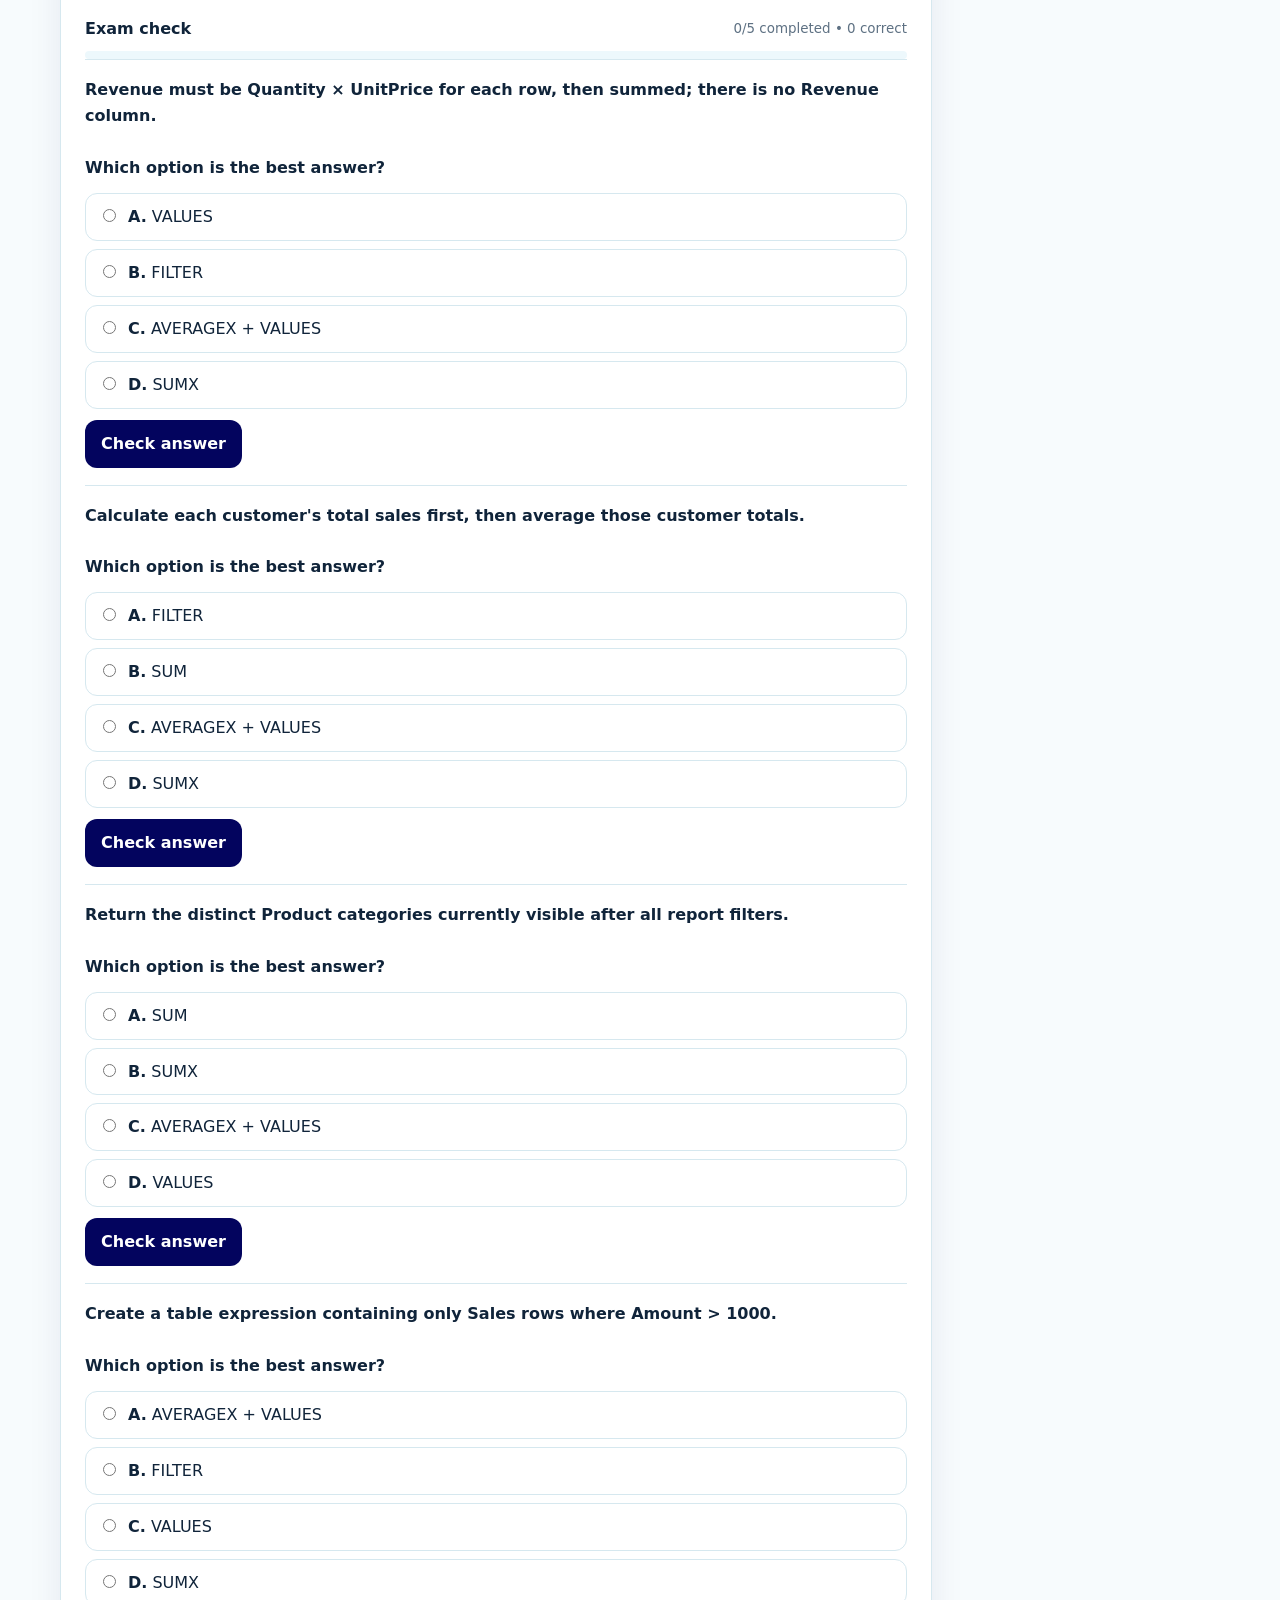
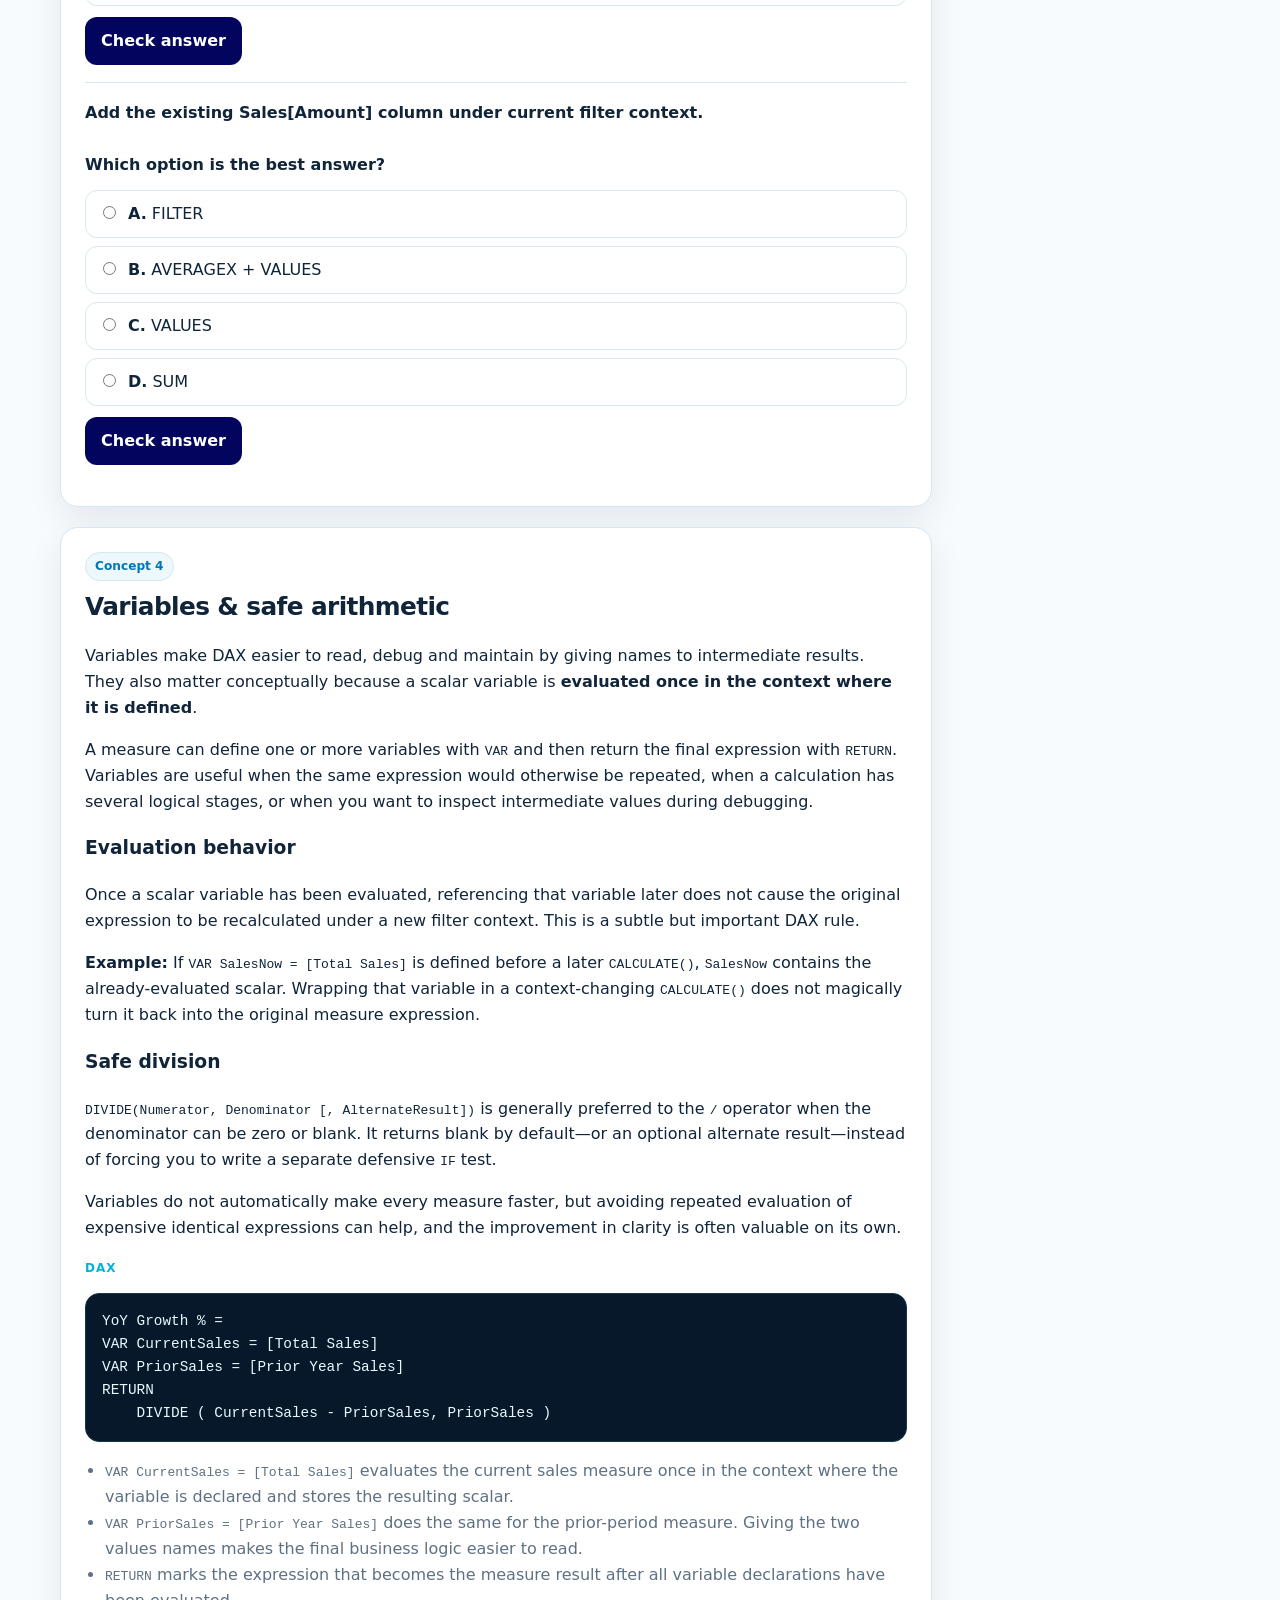
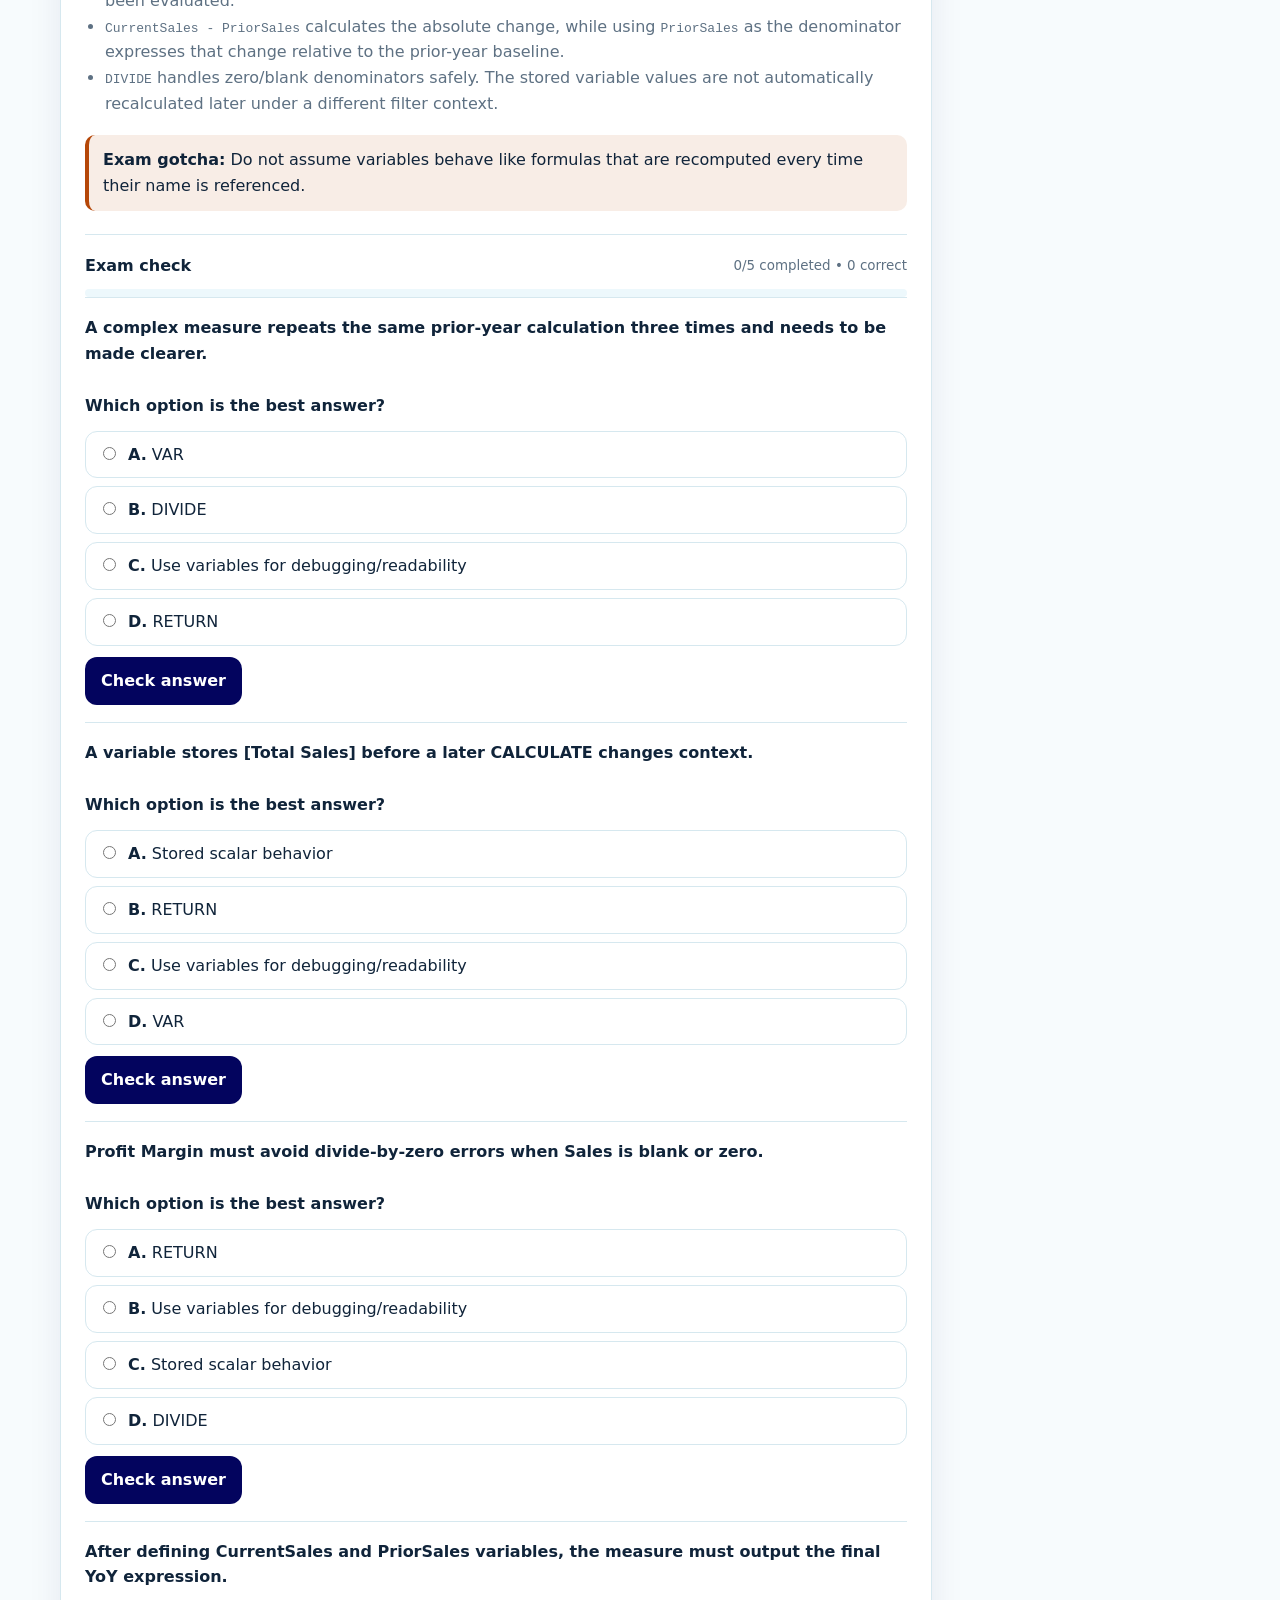
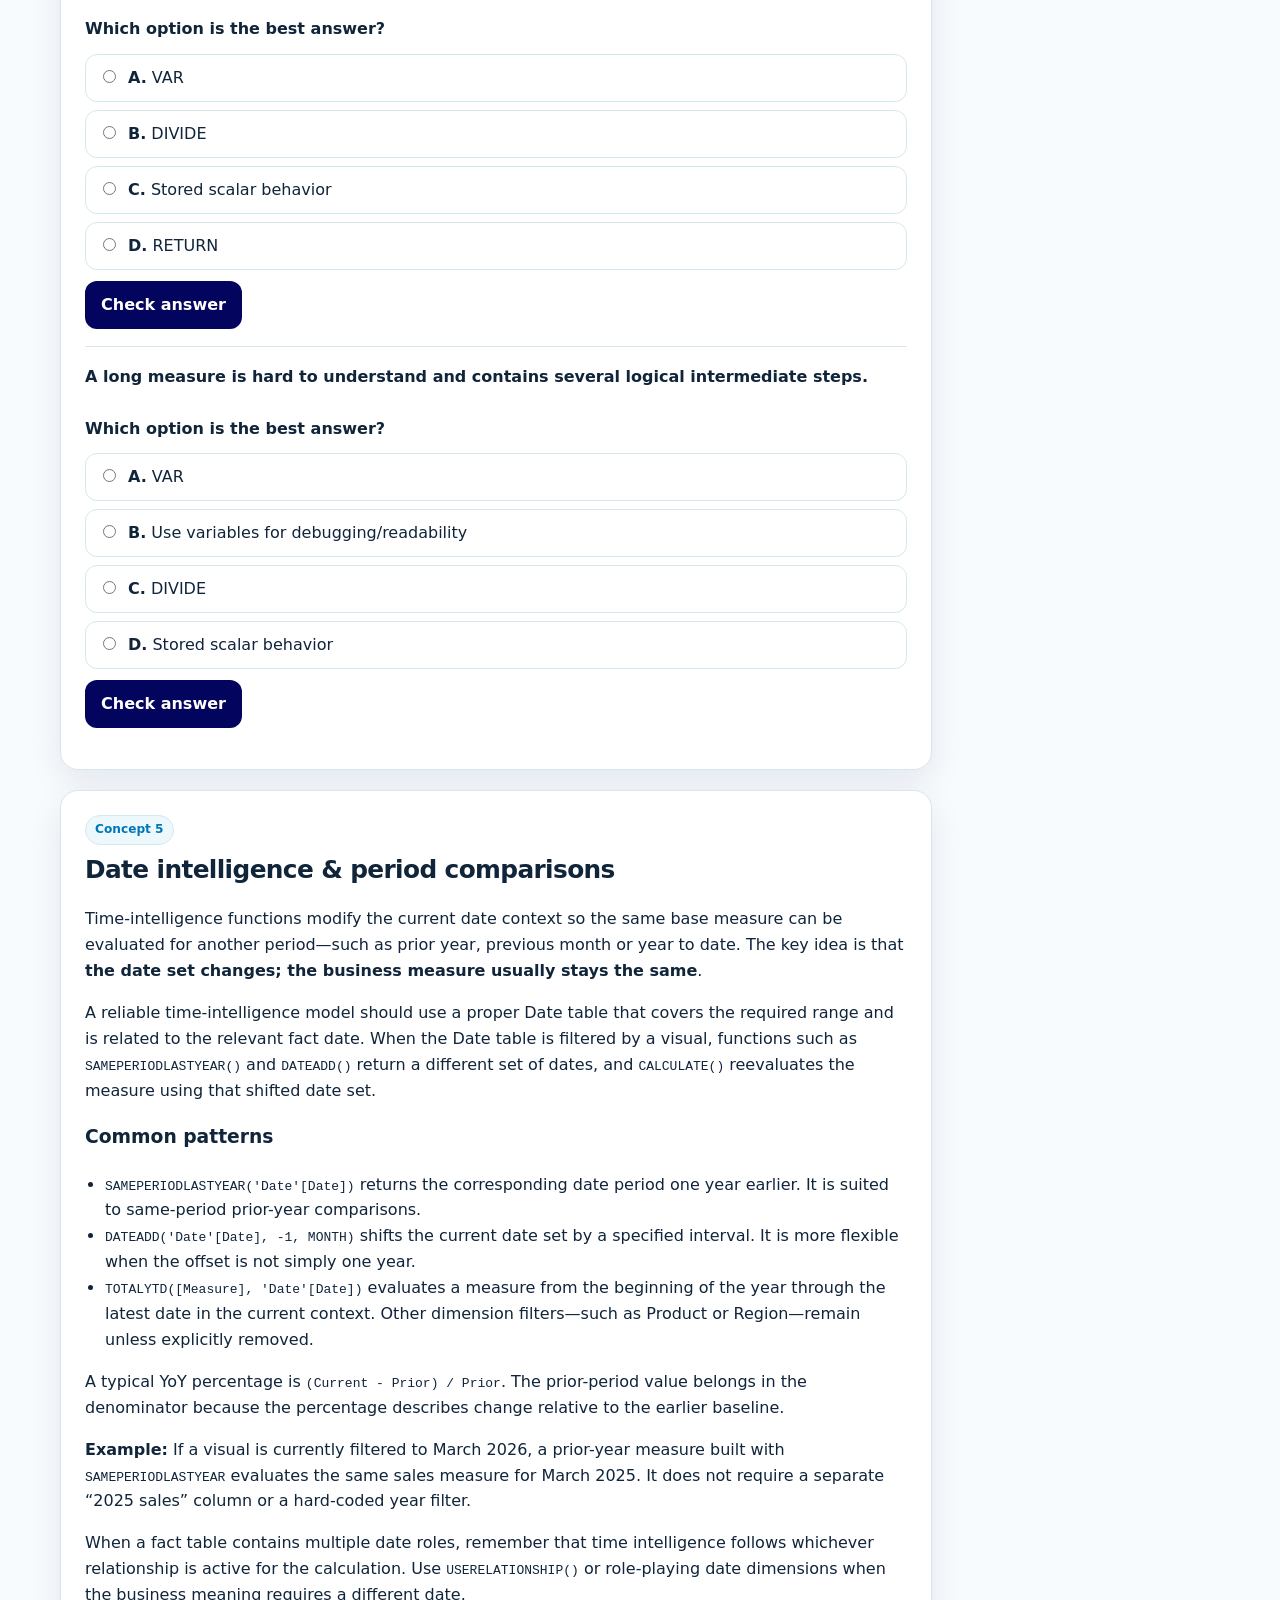
<file: dax-filter-context.html>
<!DOCTYPE html>

<html data-theme="light" lang="en">
<head>
<meta charset="utf-8"/>
<meta content="width=device-width,initial-scale=1" name="viewport"/>
<title>DAX &amp; Filter Context | PL-300 Exam Prep by Melarks</title>
<meta content="PL-300 DAX study guide covering filter and row context, CALCULATE, filter modifiers, iterators, variables, time intelligence and calculation groups." name="description"/>
<meta content="index,follow,max-image-preview:large" name="robots"/>
<link href="https://melarks.com/dax-filter-context.html" rel="canonical"/>
<meta content="#03045e" name="theme-color"/>
<meta content="light dark" name="color-scheme"/>
<meta content="website" property="og:type"/>
<meta content="Microsoft Power BI Data Analyst PL-300 Exam Prep by Melarks" property="og:site_name"/>
<meta content="DAX &amp; Filter Context | PL-300 Exam Prep by Melarks" property="og:title"/>
<meta content="PL-300 DAX study guide covering filter and row context, CALCULATE, filter modifiers, iterators, variables, time intelligence and calculation groups." property="og:description"/>
<meta content="https://melarks.com/dax-filter-context.html" property="og:url"/>
<meta content="https://melarks.com/assets/og-cover.png" property="og:image"/>
<meta content="PL-300 Exam Prep by Melarks" property="og:image:alt"/>
<meta content="summary_large_image" name="twitter:card"/>
<meta content="DAX &amp; Filter Context | PL-300 Exam Prep by Melarks" name="twitter:title"/>
<meta content="PL-300 DAX study guide covering filter and row context, CALCULATE, filter modifiers, iterators, variables, time intelligence and calculation groups." name="twitter:description"/>
<meta content="https://melarks.com/assets/og-cover.png" name="twitter:image"/>
<link href="assets/favicon.svg" rel="icon" type="image/svg+xml"/>
<link href="site.webmanifest" rel="manifest"/>
<link href="css/styles.css" rel="stylesheet"/>
<script type="application/ld+json">{"@context": "https://schema.org", "@type": "WebPage", "name": "DAX & Filter Context | PL-300 Exam Prep by Melarks", "description": "PL-300 DAX study guide covering filter and row context, CALCULATE, filter modifiers, iterators, variables, time intelligence and calculation groups.", "url": "https://melarks.com/dax-filter-context.html", "isPartOf": {"@type": "WebSite", "name": "Microsoft Power BI Data Analyst PL-300 Exam Prep by Melarks", "url": "https://melarks.com"}}</script>
<script type="application/ld+json">{"@context": "https://schema.org", "@type": "LearningResource", "name": "Module 3 — DAX & Filter Context", "description": "Learn DAX by understanding filter context, row context, CALCULATE, iterators, filter modifiers, time intelligence and reusable calculations.", "educationalLevel": "Intermediate", "learningResourceType": "Study guide", "about": "Microsoft Power BI Data Analyst PL-300 certification"}</script><script type="application/ld+json">{"@context": "https://schema.org", "@type": "BreadcrumbList", "itemListElement": [{"@type": "ListItem", "position": 1, "name": "Home", "item": "https://melarks.com/"}, {"@type": "ListItem", "position": 2, "name": "Module 3 — DAX & Filter Context", "item": "https://melarks.com/dax-filter-context.html"}]}</script>
</head>
<body>
<a class="skip-link" href="#main">Skip to main content</a>
<header class="site-header">
<div class="wrap topbar">
<a aria-label="Melarks PL-300 Exam Prep home" class="brand" href="index.html">
<span aria-hidden="true" class="brand-mark">PL<br/>300</span>
<span>PL-300 Prep by Melarks</span>
</a>
<nav aria-label="Primary navigation" class="nav"><a href="index.html">Home</a>
<a href="prepare-data.html">Study Guide</a>
<a href="formula-reference.html">Formula Reference</a>
<a href="practice.html">Practice</a>
<a href="mock-exam.html">Mock Exam</a>
<a href="cheat-sheet.html">Cheat Sheet</a>
<a href="about.html">About</a></nav>
<div style="display:flex;gap:7px">
<button aria-label="Toggle dark and light theme" class="icon-btn" data-theme-toggle="" type="button">◐</button>
<button aria-label="Open navigation menu" class="menu-btn" data-menu="" type="button">Menu</button>
</div>
</div>
</header>
<main id="main">
<section class="page-hero">
<div class="wrap">
<div class="breadcrumbs"><a href="index.html">Home</a> / Study Guide / Module 3 — DAX &amp; Filter Context</div>
<span class="eyebrow">Core modeling skill</span>
<h1>Module 3 — DAX &amp; Filter Context</h1>
<p>DAX becomes much easier when you reason about evaluation context before you reason about syntax. This module explains how row context and filter context work, how CALCULATE changes evaluation, why iterators behave differently from simple aggregators, and how these ideas support time intelligence, semi-additive measures, variables and calculation groups.</p>
<div class="actions">
<a class="btn" href="#module-content">Start module</a>
<a class="btn secondary" href="practice.html">Open full practice bank</a>
</div>
</div>
</section>
<section class="section" id="module-content">
<div class="wrap layout">
<div>
<div class="notice" style="margin-bottom:20px">
<strong>Your progress is saved on this browser.</strong>
<div class="small" data-global-progress="">0/160 questions completed</div>
</div>
<section class="concept" id="context_calculate">
<span class="pill">Concept 1</span>
<h2>Filter context, row context, CALCULATE &amp; context transition</h2><div class="concept-explanation"><p class="concept-lead">The most important DAX skill for PL-300 is understanding <strong>the context in which an expression is evaluated</strong>. Most confusing DAX questions become manageable once you identify the current filter context, whether row context exists, and whether the formula changes either one.</p>
<h3>Filter context</h3>
<p><strong>Filter context</strong> is the set of filters that determines which rows are visible to a calculation. It can come from slicers, visual axes, page/report filters, relationships, drillthrough context, or DAX itself. A measure is always evaluated in the filter context of the cell or visual where it appears.</p>
<div class="example-box"><strong>Example:</strong> If a matrix has Product Category on rows and Year on columns, <code>[Total Sales]</code> is evaluated separately for each category-year intersection. You do not need <code>CALCULATE()</code> merely to make the measure respond to those filters.</div>
<h3>Row context</h3>
<p><strong>Row context</strong> means “the current row.” It exists naturally in calculated columns and is created by iterator functions such as <code>SUMX</code>, <code>AVERAGEX</code> and <code>FILTER</code>. Row context by itself does not automatically filter related tables in the same way that filter context does.</p>
<h3>What CALCULATE does</h3>
<p><code>CALCULATE()</code> evaluates an expression after modifying filter context. Its first argument is the expression to evaluate, usually a measure; the remaining arguments add, replace or modify filters.</p>
<p><code>CALCULATE()</code> also performs <strong>context transition</strong> when it is evaluated in row context. Context transition converts the current row into equivalent filter context. This is why a measure evaluated inside an iterator can return a result for the current entity instead of the whole table.</p>
<div class="definition-box"><strong>Context transition:</strong> the conversion of existing row context into filter context when CALCULATE (explicitly or implicitly through a measure reference) evaluates an expression.</div>
<p>On the exam, avoid the misconception that <code>CALCULATE()</code> is a generic “make filters work” function. Measures already respect filter context. Use <code>CALCULATE()</code> when you need to <strong>change</strong> that context or trigger context transition.</p></div>
<div class="code-wrap">
<div class="code-label">DAX</div>
<pre class="code-block"><code>Blue Sales =
CALCULATE (
    [Total Sales],
    Product[Color] = "Blue"
)</code></pre>
<ul class="formula-explain"><li><code>[Total Sales]</code> is the expression that <code>CALCULATE</code> will reevaluate. It is normally best to build complex measures from reusable base measures like this.</li><li><code>Product[Color] = "Blue"</code> is a Boolean filter argument. It creates a filter on the Color column for the calculation.</li><li>If the current context already contains another filter on <code>Product[Color]</code>, this filter normally replaces that same-column filter unless <code>KEEPFILTERS</code> is used.</li><li>Filters on other columns and related dimensions—such as Date, Region or Customer—remain in effect unless the measure explicitly removes or replaces them.</li><li>The result is therefore “Total Sales evaluated as if Product Color were Blue, while preserving the rest of the current report context.”</li></ul>
</div>
<div class="gotcha"><strong>Exam gotcha:</strong> A base measure like SUM(Sales[Amount]) already responds to a Region slicer.</div>
<div class="inline-quiz" data-limit="5" data-topic="context_calculate"></div>
</section><section class="concept" id="filters_dax">
<span class="pill">Concept 2</span>
<h2>DAX filter modifiers</h2><div class="concept-explanation"><p class="concept-lead">Many analytical measures work by comparing the current filter context with a deliberately modified version of that context. DAX filter-modifier functions let you remove, preserve or combine filters with precision.</p>
<h3>REMOVEFILTERS and ALL</h3>
<p><code>REMOVEFILTERS()</code> is the clearest choice when your intention is simply to clear filters. You can remove a filter from one column, several columns or an entire table. If you remove only <code>Product[Category]</code>, filters on Date, Region, Customer and other columns remain in effect.</p>
<p><code>ALL()</code> can also clear filters when used inside <code>CALCULATE()</code>, but it additionally acts as a table function that can return all rows or values. For modern readable DAX, <code>REMOVEFILTERS()</code> often communicates the filter-removal intention more directly.</p>
<h3>ALLEXCEPT</h3>
<p><code>ALLEXCEPT(Table, Column...)</code> removes filters from the specified table except the columns you name. For example, it can clear all Customer-table filters while preserving Customer Segment. It does not mean “remove every filter in the whole report except this one column”; unrelated tables can still filter the calculation.</p>
<h3>KEEPFILTERS and replacement behavior</h3>
<p>A Boolean filter argument in <code>CALCULATE()</code> normally replaces an existing filter on the same column. <code>KEEPFILTERS()</code> changes that behavior so the new filter is intersected with the existing one.</p>
<div class="example-box"><strong>Example:</strong> If the current report filter is Product Color = Red and a measure uses <code>CALCULATE([Sales], Product[Color] = "Blue")</code>, the Blue filter replaces the Red filter for that calculation. With <code>KEEPFILTERS(Product[Color] = "Blue")</code>, DAX asks for rows that are both Red and Blue, which normally produces no rows.</div>
<p>These functions are central to percent-of-total, benchmark, market-share and “ignore one slicer but keep everything else” calculations. The safest approach is to remove the <strong>smallest necessary filter</strong> rather than clearing the entire model context.</p></div>
<div class="code-wrap">
<div class="code-label">DAX</div>
<pre class="code-block"><code>Category % =
DIVIDE (
    [Total Sales],
    CALCULATE (
        [Total Sales],
        REMOVEFILTERS ( Product[Category] )
    )
)</code></pre>
<ul class="formula-explain"><li>The numerator <code>[Total Sales]</code> is evaluated in the full current context, including the category shown on the current matrix row.</li><li>The denominator uses <code>CALCULATE</code> to reevaluate the same measure after changing one part of that context.</li><li><code>REMOVEFILTERS ( Product[Category] )</code> removes only the Category filter. It does not clear the entire Product table or unrelated dimensions.</li><li>Because Date, Region, Customer Segment and other filters remain, the denominator is the total for the currently selected slice of the business rather than the grand total of all data.</li><li><code>DIVIDE</code> returns the category value divided by that context-aware total and safely handles a zero or blank denominator.</li></ul>
</div>
<div class="gotcha"><strong>Exam gotcha:</strong> REMOVEFILTERS(Product[Category]) does not remove Date, Region or unrelated dimension filters.</div>
<div class="inline-quiz" data-limit="5" data-topic="filters_dax"></div>
</section><section class="concept" id="iterators">
<span class="pill">Concept 3</span>
<h2>Iterators, FILTER, VALUES &amp; aggregation choices</h2><div class="concept-explanation"><p class="concept-lead">DAX has two broad styles of aggregation: functions that aggregate an existing column directly, and <strong>iterator functions</strong> that evaluate an expression row by row over a table.</p>
<p><code>SUM(Sales[Amount])</code> simply adds the values already stored in one column. By contrast, <code>SUMX(Sales, Sales[Quantity] * Sales[UnitPrice])</code> first creates row context over <code>Sales</code>, evaluates the multiplication for each row, and then sums those row results.</p>
<h3>Common iterators</h3>
<ul><li><code>SUMX(Table, Expression)</code> evaluates an expression for each row and sums the results.</li><li><code>AVERAGEX</code> evaluates an expression for each row and averages the results.</li><li><code>MINX</code> and <code>MAXX</code> evaluate an expression row by row and return the minimum or maximum result.</li><li><code>FILTER(Table, Condition)</code> iterates a table and returns only rows where the condition is true. Because it returns a table, it is often used as a filter argument to other DAX functions.</li></ul>
<h3>VALUES and changing the grain of a calculation</h3>
<p><code>VALUES(Column)</code> returns the distinct values visible in the current filter context. It is frequently paired with iterators to calculate at an entity grain that differs from the underlying fact table.</p>
<div data-added="basic-statistics"><h3>Basic statistical aggregations</h3><p>PL-300 can also test straightforward functions such as <code>AVERAGE</code>, <code>MIN</code>, <code>MAX</code>, <code>COUNT</code>, <code>COUNTROWS</code> and <code>DISTINCTCOUNT</code>. The important choice is the grain being counted or averaged. <code>COUNTROWS(Sales)</code> counts visible rows in the Sales table, while <code>DISTINCTCOUNT(Sales[CustomerID])</code> counts distinct customer identifiers in the current filter context.</p></div><div class="example-box"><strong>Example:</strong> If the Sales table has many transactions per customer, <code>AVERAGE(Sales[Amount])</code> returns the average transaction amount. <code>AVERAGEX(VALUES(Customer[CustomerID]), [Total Sales])</code> instead creates one iteration per visible customer, calculates each customer's total sales, and averages those customer totals.</div>
<p>When a <strong>measure</strong> such as <code>[Total Sales]</code> is referenced inside an iterator, its evaluation uses context transition so the current iterator row can become filter context. This behavior is what makes entity-level patterns such as average sales per customer practical.</p></div>
<div class="code-wrap">
<div class="code-label">DAX</div>
<pre class="code-block"><code>Average Customer Sales =
AVERAGEX (
    VALUES ( Customer[CustomerID] ),
    [Total Sales]
)</code></pre>
<ul class="formula-explain"><li><code>VALUES ( Customer[CustomerID] )</code> creates a one-column table containing the distinct customers visible after the current report filters are applied.</li><li><code>AVERAGEX</code> iterates that customer table one row at a time, creating row context for each customer.</li><li><code>[Total Sales]</code> is a measure reference. Its evaluation for each iterator row uses context transition so the current customer becomes filter context.</li><li>This produces one total-sales value per visible customer rather than one value per transaction row.</li><li><code>AVERAGEX</code> then averages those customer-level totals, which is why the result means “average sales per customer” rather than “average transaction amount.”</li></ul>
</div>
<div class="gotcha"><strong>Exam gotcha:</strong> AVERAGE(Sales[Amount]) and average sales per customer are different questions.</div>
<div class="inline-quiz" data-limit="5" data-topic="iterators"></div>
</section><section class="concept" id="variables">
<span class="pill">Concept 4</span>
<h2>Variables &amp; safe arithmetic</h2><div class="concept-explanation"><p class="concept-lead">Variables make DAX easier to read, debug and maintain by giving names to intermediate results. They also matter conceptually because a scalar variable is <strong>evaluated once in the context where it is defined</strong>.</p>
<p>A measure can define one or more variables with <code>VAR</code> and then return the final expression with <code>RETURN</code>. Variables are useful when the same expression would otherwise be repeated, when a calculation has several logical stages, or when you want to inspect intermediate values during debugging.</p>
<h3>Evaluation behavior</h3>
<p>Once a scalar variable has been evaluated, referencing that variable later does not cause the original expression to be recalculated under a new filter context. This is a subtle but important DAX rule.</p>
<div class="example-box"><strong>Example:</strong> If <code>VAR SalesNow = [Total Sales]</code> is defined before a later <code>CALCULATE()</code>, <code>SalesNow</code> contains the already-evaluated scalar. Wrapping that variable in a context-changing <code>CALCULATE()</code> does not magically turn it back into the original measure expression.</div>
<h3>Safe division</h3>
<p><code>DIVIDE(Numerator, Denominator [, AlternateResult])</code> is generally preferred to the <code>/</code> operator when the denominator can be zero or blank. It returns blank by default—or an optional alternate result—instead of forcing you to write a separate defensive <code>IF</code> test.</p>
<p>Variables do not automatically make every measure faster, but avoiding repeated evaluation of expensive identical expressions can help, and the improvement in clarity is often valuable on its own.</p></div>
<div class="code-wrap">
<div class="code-label">DAX</div>
<pre class="code-block"><code>YoY Growth % =
VAR CurrentSales = [Total Sales]
VAR PriorSales = [Prior Year Sales]
RETURN
    DIVIDE ( CurrentSales - PriorSales, PriorSales )</code></pre>
<ul class="formula-explain"><li><code>VAR CurrentSales = [Total Sales]</code> evaluates the current sales measure once in the context where the variable is declared and stores the resulting scalar.</li><li><code>VAR PriorSales = [Prior Year Sales]</code> does the same for the prior-period measure. Giving the two values names makes the final business logic easier to read.</li><li><code>RETURN</code> marks the expression that becomes the measure result after all variable declarations have been evaluated.</li><li><code>CurrentSales - PriorSales</code> calculates the absolute change, while using <code>PriorSales</code> as the denominator expresses that change relative to the prior-year baseline.</li><li><code>DIVIDE</code> handles zero/blank denominators safely. The stored variable values are not automatically recalculated later under a different filter context.</li></ul>
</div>
<div class="gotcha"><strong>Exam gotcha:</strong> Do not assume variables behave like formulas that are recomputed every time their name is referenced.</div>
<div class="inline-quiz" data-limit="5" data-topic="variables"></div>
</section><section class="concept" id="time_intelligence">
<span class="pill">Concept 5</span>
<h2>Date intelligence &amp; period comparisons</h2><div class="concept-explanation"><p class="concept-lead">Time-intelligence functions modify the current date context so the same base measure can be evaluated for another period—such as prior year, previous month or year to date. The key idea is that <strong>the date set changes; the business measure usually stays the same</strong>.</p>
<p>A reliable time-intelligence model should use a proper Date table that covers the required range and is related to the relevant fact date. When the Date table is filtered by a visual, functions such as <code>SAMEPERIODLASTYEAR()</code> and <code>DATEADD()</code> return a different set of dates, and <code>CALCULATE()</code> reevaluates the measure using that shifted date set.</p>
<h3>Common patterns</h3>
<ul><li><code>SAMEPERIODLASTYEAR('Date'[Date])</code> returns the corresponding date period one year earlier. It is suited to same-period prior-year comparisons.</li><li><code>DATEADD('Date'[Date], -1, MONTH)</code> shifts the current date set by a specified interval. It is more flexible when the offset is not simply one year.</li><li><code>TOTALYTD([Measure], 'Date'[Date])</code> evaluates a measure from the beginning of the year through the latest date in the current context. Other dimension filters—such as Product or Region—remain unless explicitly removed.</li></ul>
<p>A typical YoY percentage is <code>(Current - Prior) / Prior</code>. The prior-period value belongs in the denominator because the percentage describes change relative to the earlier baseline.</p>
<div class="example-box"><strong>Example:</strong> If a visual is currently filtered to March 2026, a prior-year measure built with <code>SAMEPERIODLASTYEAR</code> evaluates the same sales measure for March 2025. It does not require a separate “2025 sales” column or a hard-coded year filter.</div>
<p>When a fact table contains multiple date roles, remember that time intelligence follows whichever relationship is active for the calculation. Use <code>USERELATIONSHIP()</code> or role-playing date dimensions when the business meaning requires a different date.</p></div>
<div class="code-wrap">
<div class="code-label">DAX</div>
<pre class="code-block"><code>Prior Year Sales =
CALCULATE (
    [Total Sales],
    SAMEPERIODLASTYEAR ( 'Date'[Date] )
)</code></pre>
<ul class="formula-explain"><li><code>SAMEPERIODLASTYEAR ( 'Date'[Date] )</code> takes the set of dates currently visible and returns the corresponding set one year earlier.</li><li><code>CALCULATE</code> applies that shifted date set as the date filter for the expression.</li><li><code>[Total Sales]</code> is then recalculated for the prior-year dates while non-date filters such as Product, Customer or Region continue to apply.</li><li>The pattern depends on a well-designed Date table and a relationship that allows the Date filter to reach the fact table.</li><li>Because the base measure is reused, any future correction to <code>[Total Sales]</code> automatically flows into the prior-year measure.</li></ul>
</div>
<div class="gotcha"><strong>Exam gotcha:</strong> For YoY growth, the prior-year value is the normal comparison baseline/denominator.</div>
<div class="inline-quiz" data-limit="5" data-topic="time_intelligence"></div>
</section><section class="concept" id="semiadd_calcgroups">
<span class="pill">Concept 6</span>
<h2>Semi-additive measures, calculation groups &amp; DAX queries</h2><div class="concept-explanation"><p class="concept-lead">Not every measure can be summed meaningfully across every dimension. <strong>Semi-additive measures</strong> are additive across some dimensions but require special treatment across others—most commonly time.</p>
<p>Balances, inventory levels and headcount snapshots are classic examples. It is reasonable to sum the balances of many accounts on the same date, but summing Monday's balance + Tuesday's balance + Wednesday's balance does not produce a meaningful “weekly balance.” Across time, you normally want the opening, closing, minimum, maximum or average snapshot instead.</p>
<h3>Closing-balance reasoning</h3>
<p>A closing-balance measure should identify the last applicable date in the current reporting period and return the balance for that snapshot. In sparse datasets, the <strong>last date in the Date table</strong> can differ from the <strong>last date that actually has fact data</strong>, so robust logic may need to locate the latest data-bearing date.</p>
<h3>Calculation groups</h3>
<p>A calculation group lets one reusable transformation apply to many measures. Instead of creating separate measures such as Sales YTD, Profit YTD, Quantity YTD, Sales PY, Profit PY and so on, you can define calculation items such as Current, YTD and Prior Year and apply them to whichever measure is currently selected.</p>
<p><code>SELECTEDMEASURE()</code> represents the measure being transformed by the calculation item. Calculation groups reduce measure proliferation and centralize recurring logic, but they add semantic-model complexity and are unnecessary when only one isolated measure needs a special calculation.</p>
<h3>DAX query view</h3>
<p>DAX query view is an authoring and inspection surface where you can run DAX queries against the model. The keyword <code>EVALUATE</code> returns a table expression, while functions such as <code>SUMMARIZECOLUMNS()</code> can group and project model results. This is different from defining a model measure: a DAX query returns a result set for inspection or analysis rather than creating a reusable report object.</p></div>
<div class="code-wrap" data-extra-code="closing-balance">
<div class="code-label">DAX — last date with data</div>
<pre class="code-block"><code>Closing Balance =
VAR LastDateWithData =
    MAXX (
        FILTER (
            VALUES ( 'Date'[Date] ),
            CALCULATE ( COUNTROWS ( Balance ) ) &gt; 0
        ),
        'Date'[Date]
    )
RETURN
    CALCULATE (
        SUM ( Balance[BalanceAmount] ),
        'Date'[Date] = LastDateWithData
    )</code></pre>
<ul class="formula-explain">
<li><code>VALUES('Date'[Date])</code> returns the dates currently available in the report's date context.</li>
<li><code>FILTER</code> keeps only dates for which the Balance fact table has at least one row. The inner <code>CALCULATE</code> turns the iterator's current date into filter context so <code>COUNTROWS(Balance)</code> is tested date by date.</li>
<li><code>MAXX</code> returns the latest date from that filtered set, giving the last date that actually contains balance data rather than simply the last date in the calendar.</li>
<li>The final <code>CALCULATE</code> evaluates the balance amount only for <code>LastDateWithData</code>, while other current filters such as Account, Product or Region remain in effect.</li>
</ul>
</div><div class="code-wrap">
<div class="code-label">DAX</div>
<pre class="code-block"><code>// Example calculation item
CALCULATE (
    SELECTEDMEASURE(),
    DATESYTD ( 'Date'[Date] )
)

// DAX query example
EVALUATE
SUMMARIZECOLUMNS (
    Product[Category],
    "Sales", [Total Sales]
)</code></pre>
<ul class="formula-explain"><li>In the calculation-item example, <code>SELECTEDMEASURE()</code> is a placeholder for whichever model measure the calculation group is currently transforming.</li><li><code>DATESYTD ( 'Date'[Date] )</code> returns the year-to-date set of dates for the current date context.</li><li><code>CALCULATE</code> reevaluates the selected measure over that YTD date set, allowing the same calculation item to transform Sales, Profit, Quantity and other measures.</li><li>In the query example, <code>EVALUATE</code> is a DAX query keyword that tells the engine to return the following table expression as the result set.</li><li><code>SUMMARIZECOLUMNS</code> groups the result by <code>Product[Category]</code> and adds a named expression <code>"Sales"</code> whose value is produced by <code>[Total Sales]</code>. This query is for inspection/output; it does not create a new model table.</li></ul>
</div>
<div class="gotcha"><strong>Exam gotcha:</strong> A calculation group is useful when many measures need the same transformations; it can be unnecessary for one isolated measure.</div>
<div class="inline-quiz" data-limit="5" data-topic="semiadd_calcgroups"></div>
</section>
<nav aria-label="Module navigation" class="module-nav"><a class="btn secondary" href="data-modeling.html">← Module 2 — Data Modeling</a><a class="btn" href="visualize-analyze.html">Module 4 — Visualize &amp; Analyze Data →</a></nav>
</div>
<aside aria-label="On this page" class="toc">
<strong>On this page</strong>
<a href="#context_calculate">Filter context, row context, CALCULATE &amp; context transition</a><a href="#filters_dax">DAX filter modifiers</a><a href="#iterators">Iterators, FILTER, VALUES &amp; aggregation choices</a><a href="#variables">Variables &amp; safe arithmetic</a><a href="#time_intelligence">Date intelligence &amp; period comparisons</a><a href="#semiadd_calcgroups">Semi-additive measures, calculation groups &amp; DAX queries</a>
<hr style="border:0;border-top:1px solid var(--border);margin:12px 0"/>
<a href="formula-reference.html">Formula reference</a>
<a href="cheat-sheet.html">Pre-exam cheat sheet</a>
</aside>
</div>
</section>
</main>
<footer class="footer">
<div class="wrap footer-grid">
<div>
<strong>PL-300 Exam Prep by Melarks</strong>
<p>Independent study support for experienced Power BI analysts preparing for Microsoft PL-300.</p>
<p class="small">This site is not affiliated with, endorsed by, or sponsored by Microsoft. Microsoft, Power BI, and PL-300 are trademarks of their respective owner.</p>
</div>
<div>
<strong>Study</strong>
<p><a href="prepare-data.html">Prepare Data</a><br/>
<a href="data-modeling.html">Data Modeling</a><br/>
<a href="dax-filter-context.html">DAX &amp; Filter Context</a><br/>
<a href="visualize-analyze.html">Visualize &amp; Analyze</a><br/>
<a href="service-security.html">Service &amp; Security</a></p>
</div>
<div>
<strong>Resources</strong>
<p><a href="practice.html">Practice Questions</a><br/>
<a href="mock-exam.html">Mock Exam</a><br/>
<a href="formula-reference.html">Formula Reference</a><br/>
<a href="cheat-sheet.html">Cheat Sheet</a><br/>
<a href="exam-strategy.html">Exam Strategy</a><br/>
<a href="about.html">About</a></p>
</div>
</div>
<div class="wrap small" style="margin-top:20px">
    © <span data-year="">2026</span> Melarks. Educational use only. 
    <a href="https://learn.microsoft.com/en-us/credentials/certifications/resources/study-guides/pl-300" rel="noopener">Official Microsoft PL-300 study guide</a>.
  </div>
</footer>
<script defer="" src="js/app.js"></script>
<script defer="" src="js/questions.js"></script>
<script defer="" src="js/practice.js"></script>
</body>
</html>
</file>
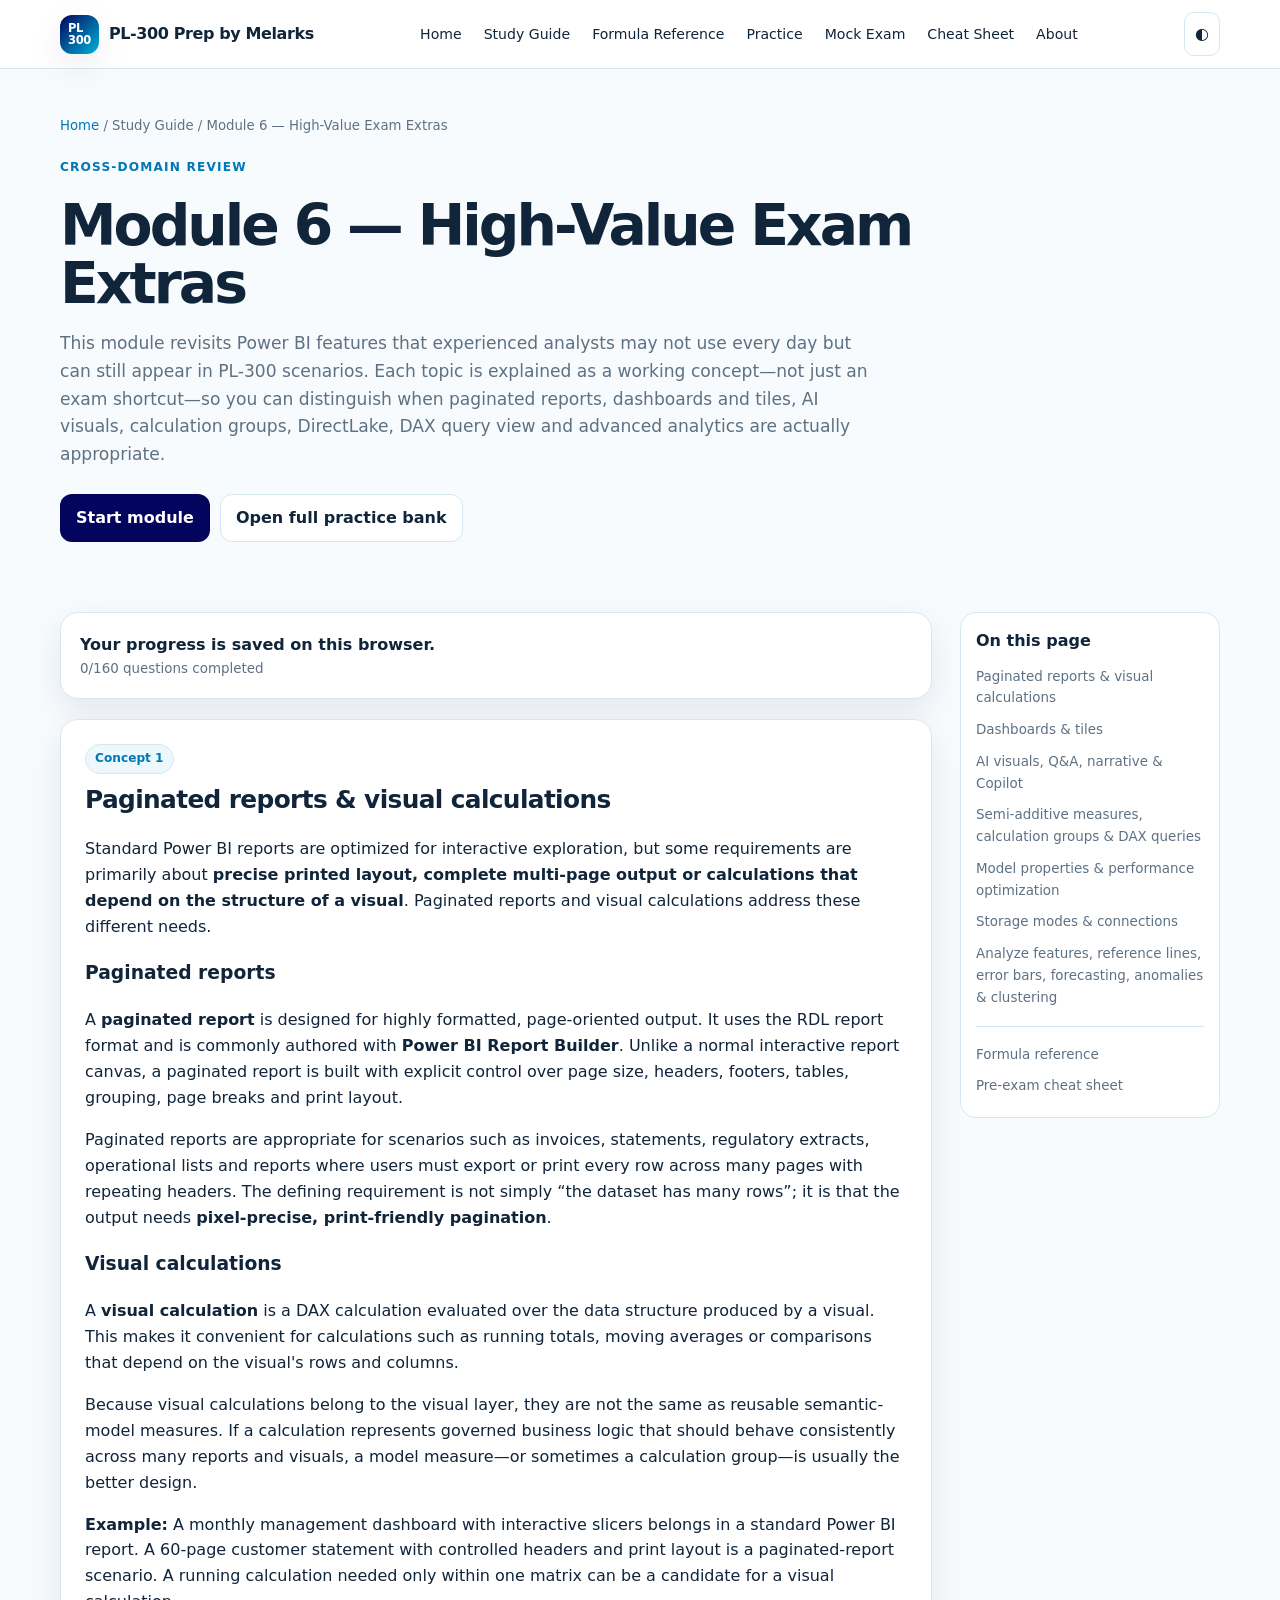
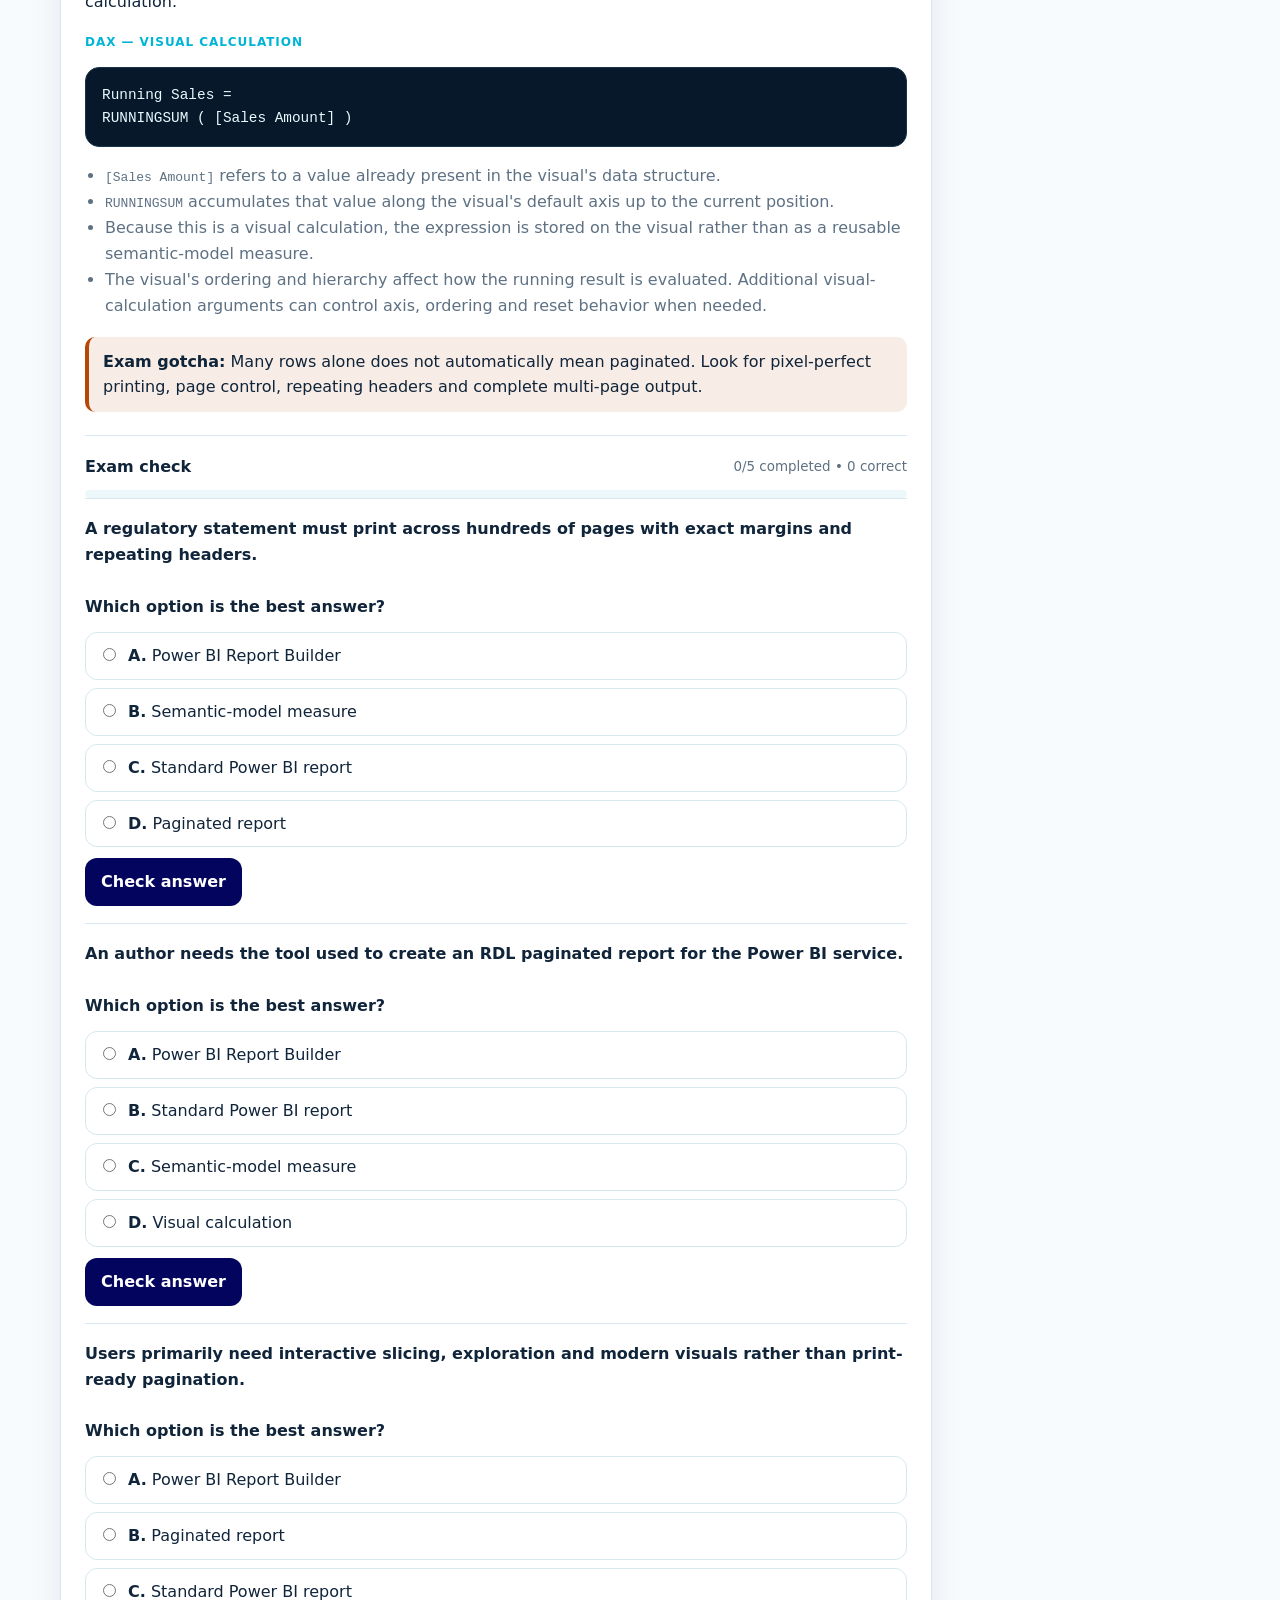
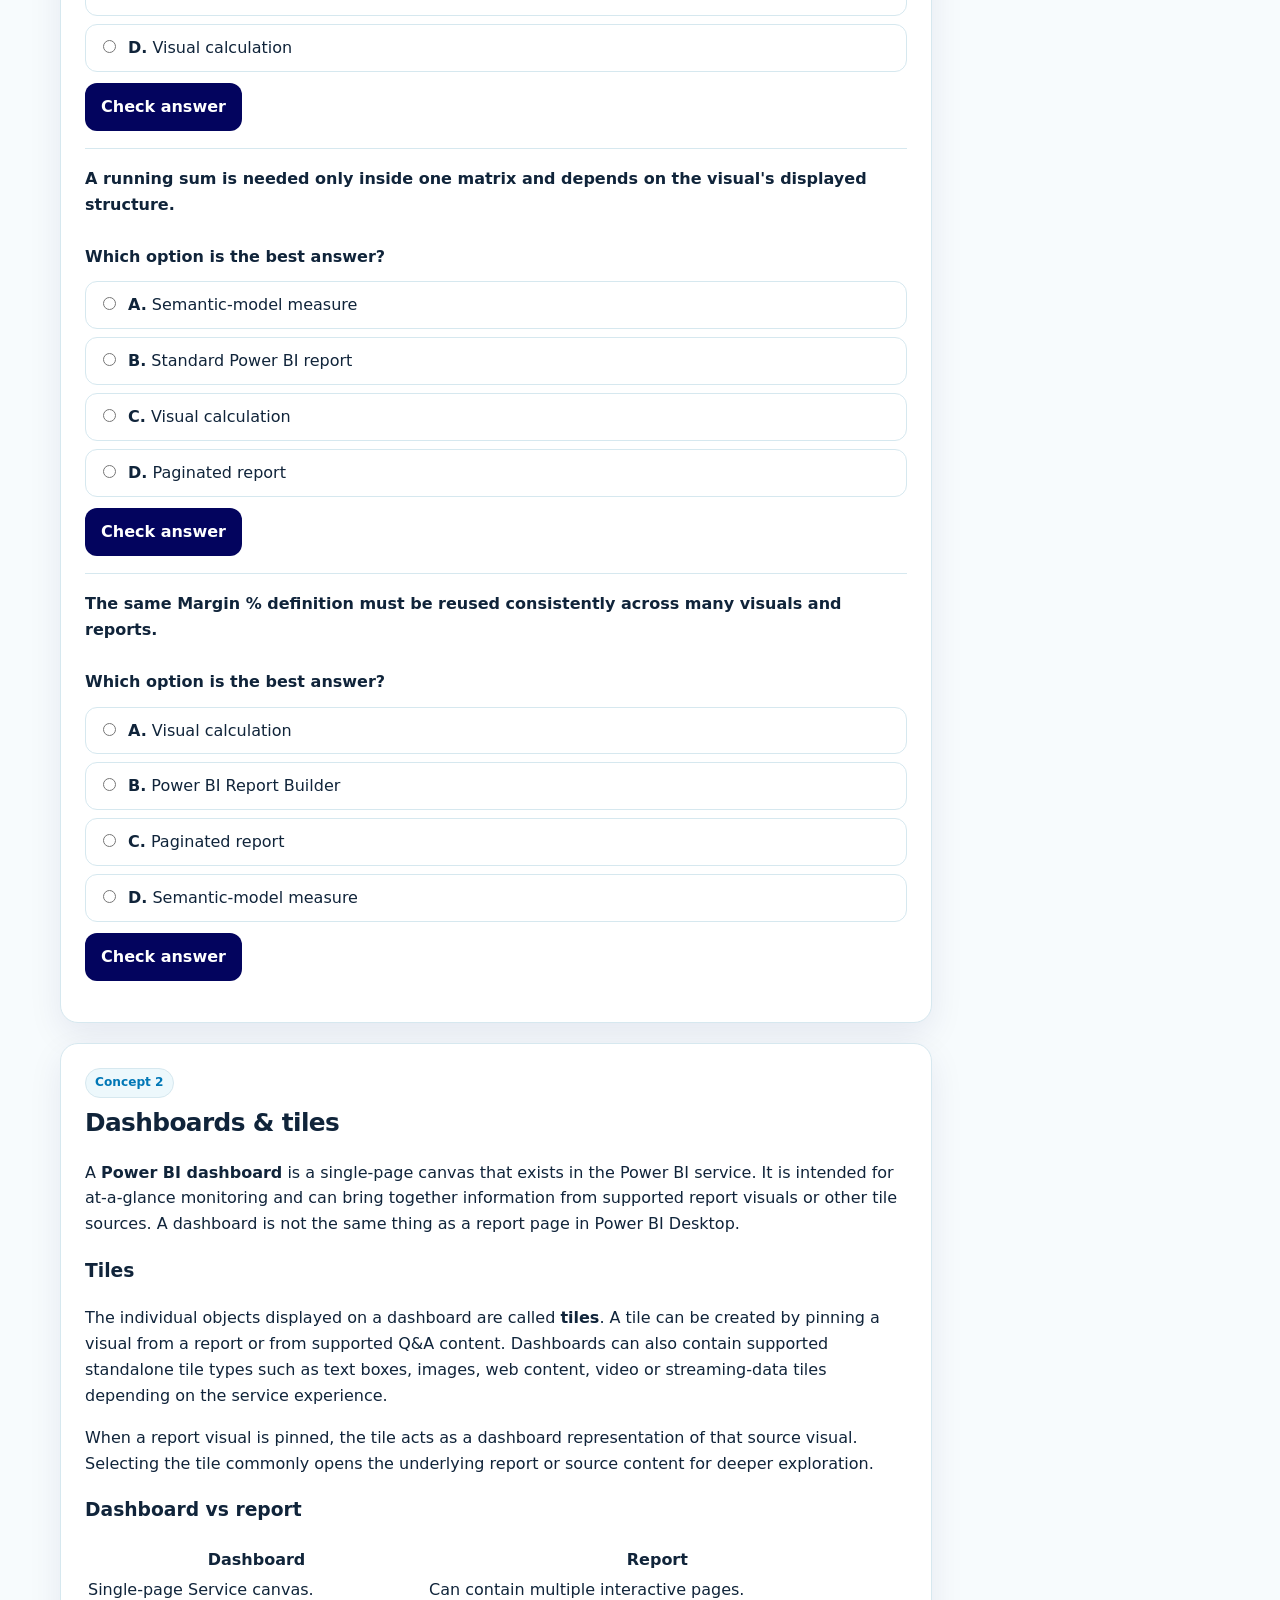
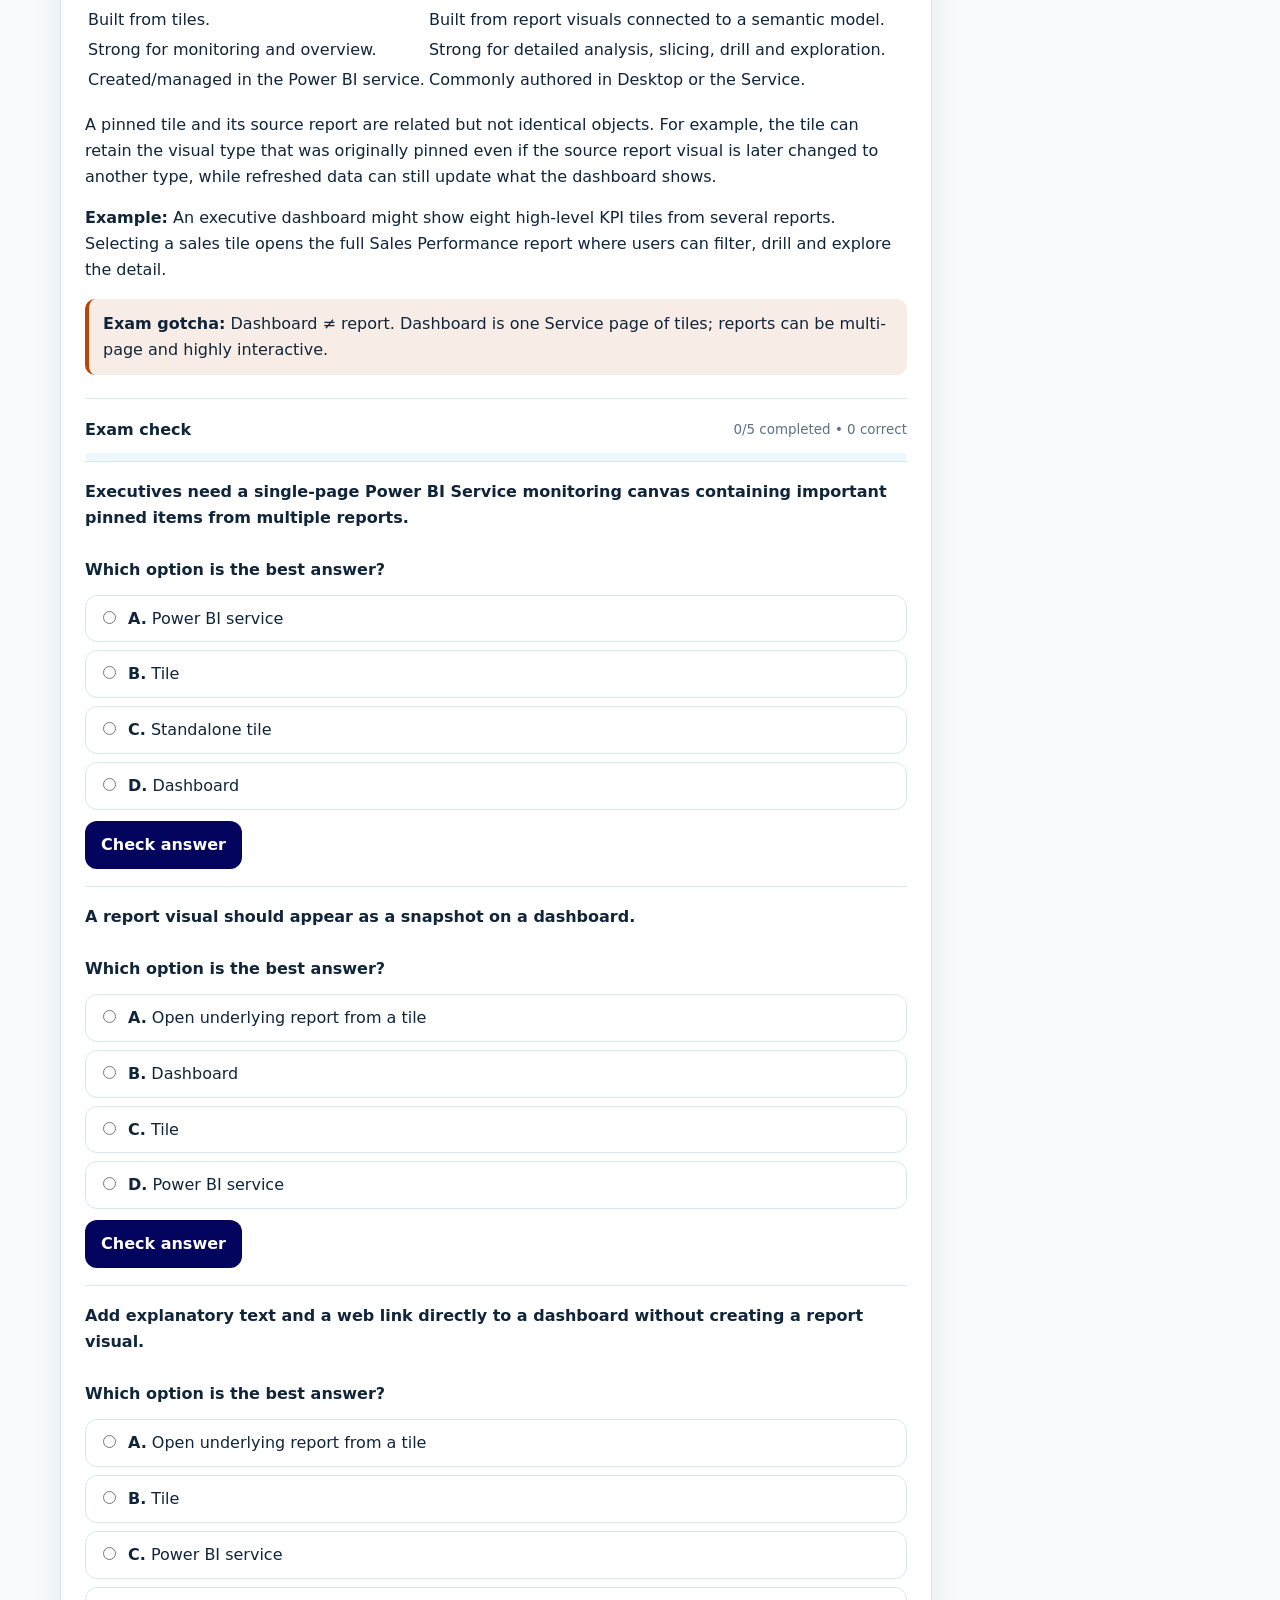
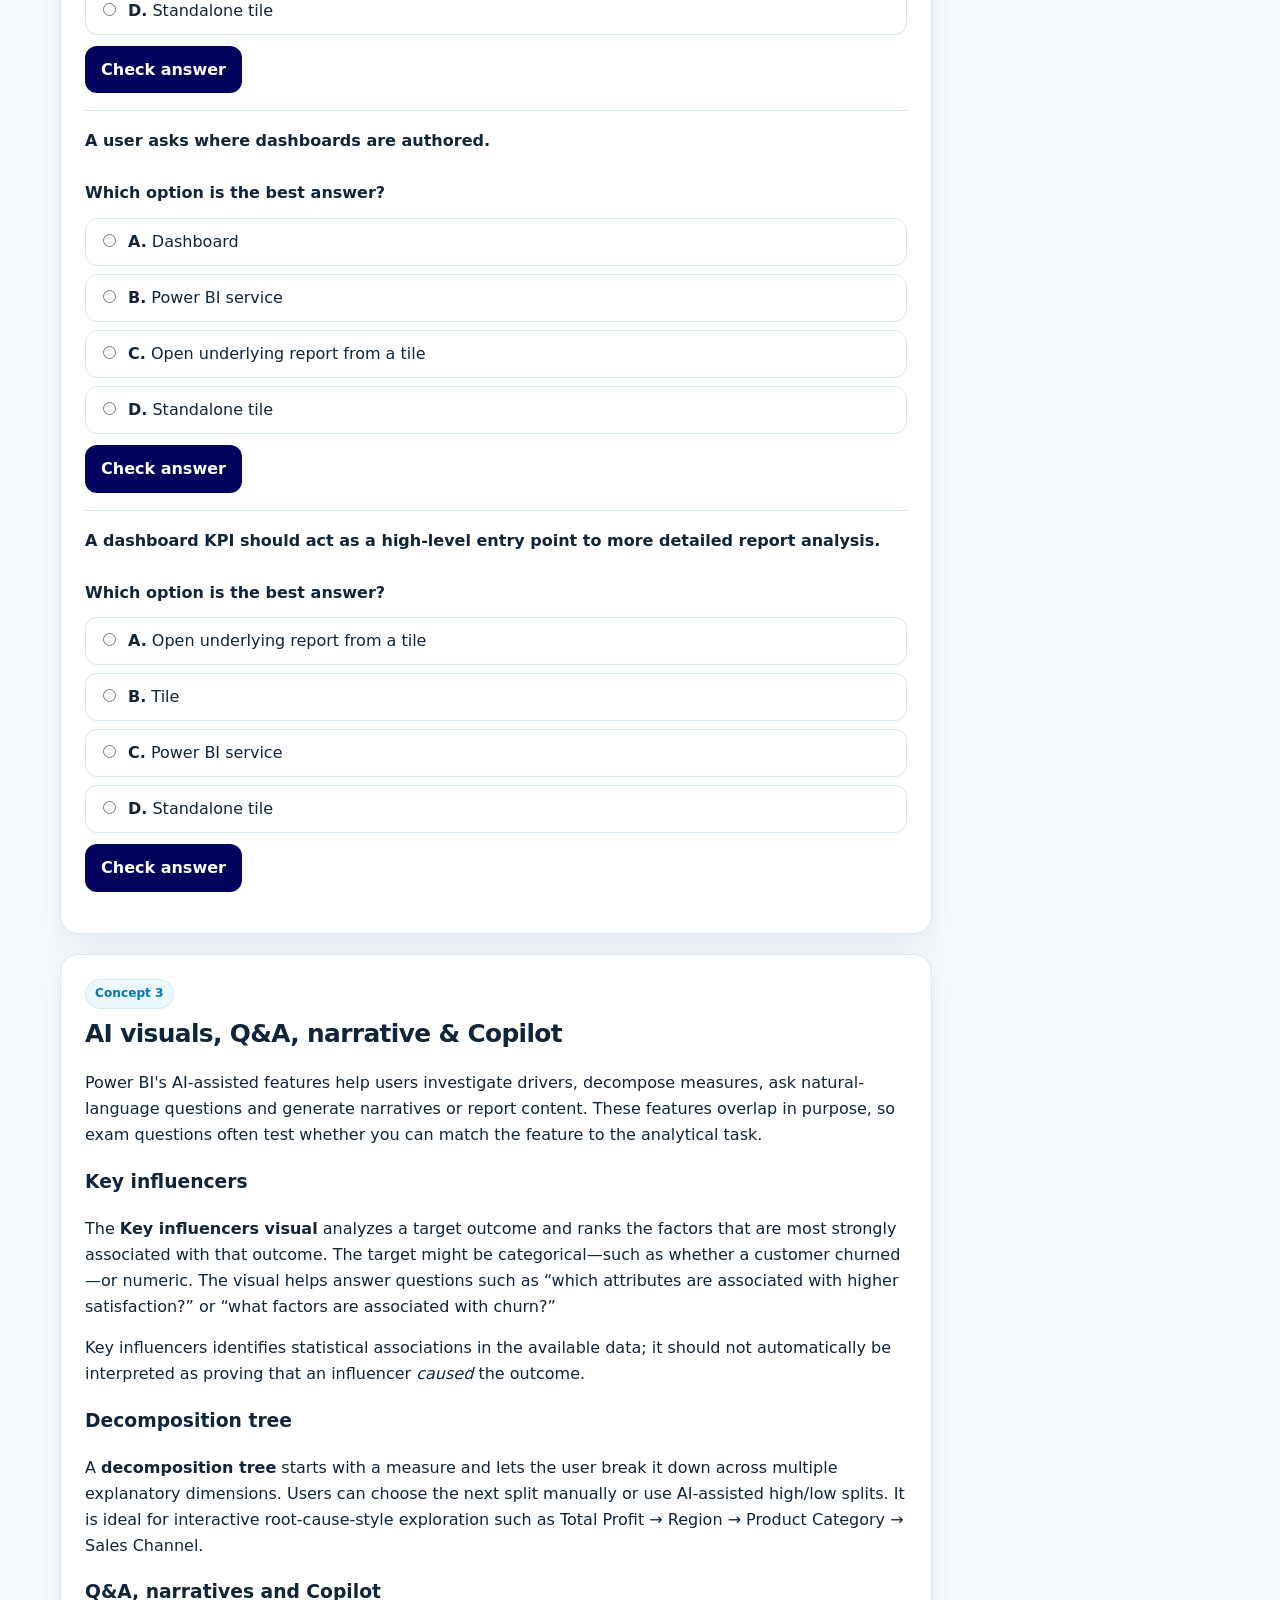
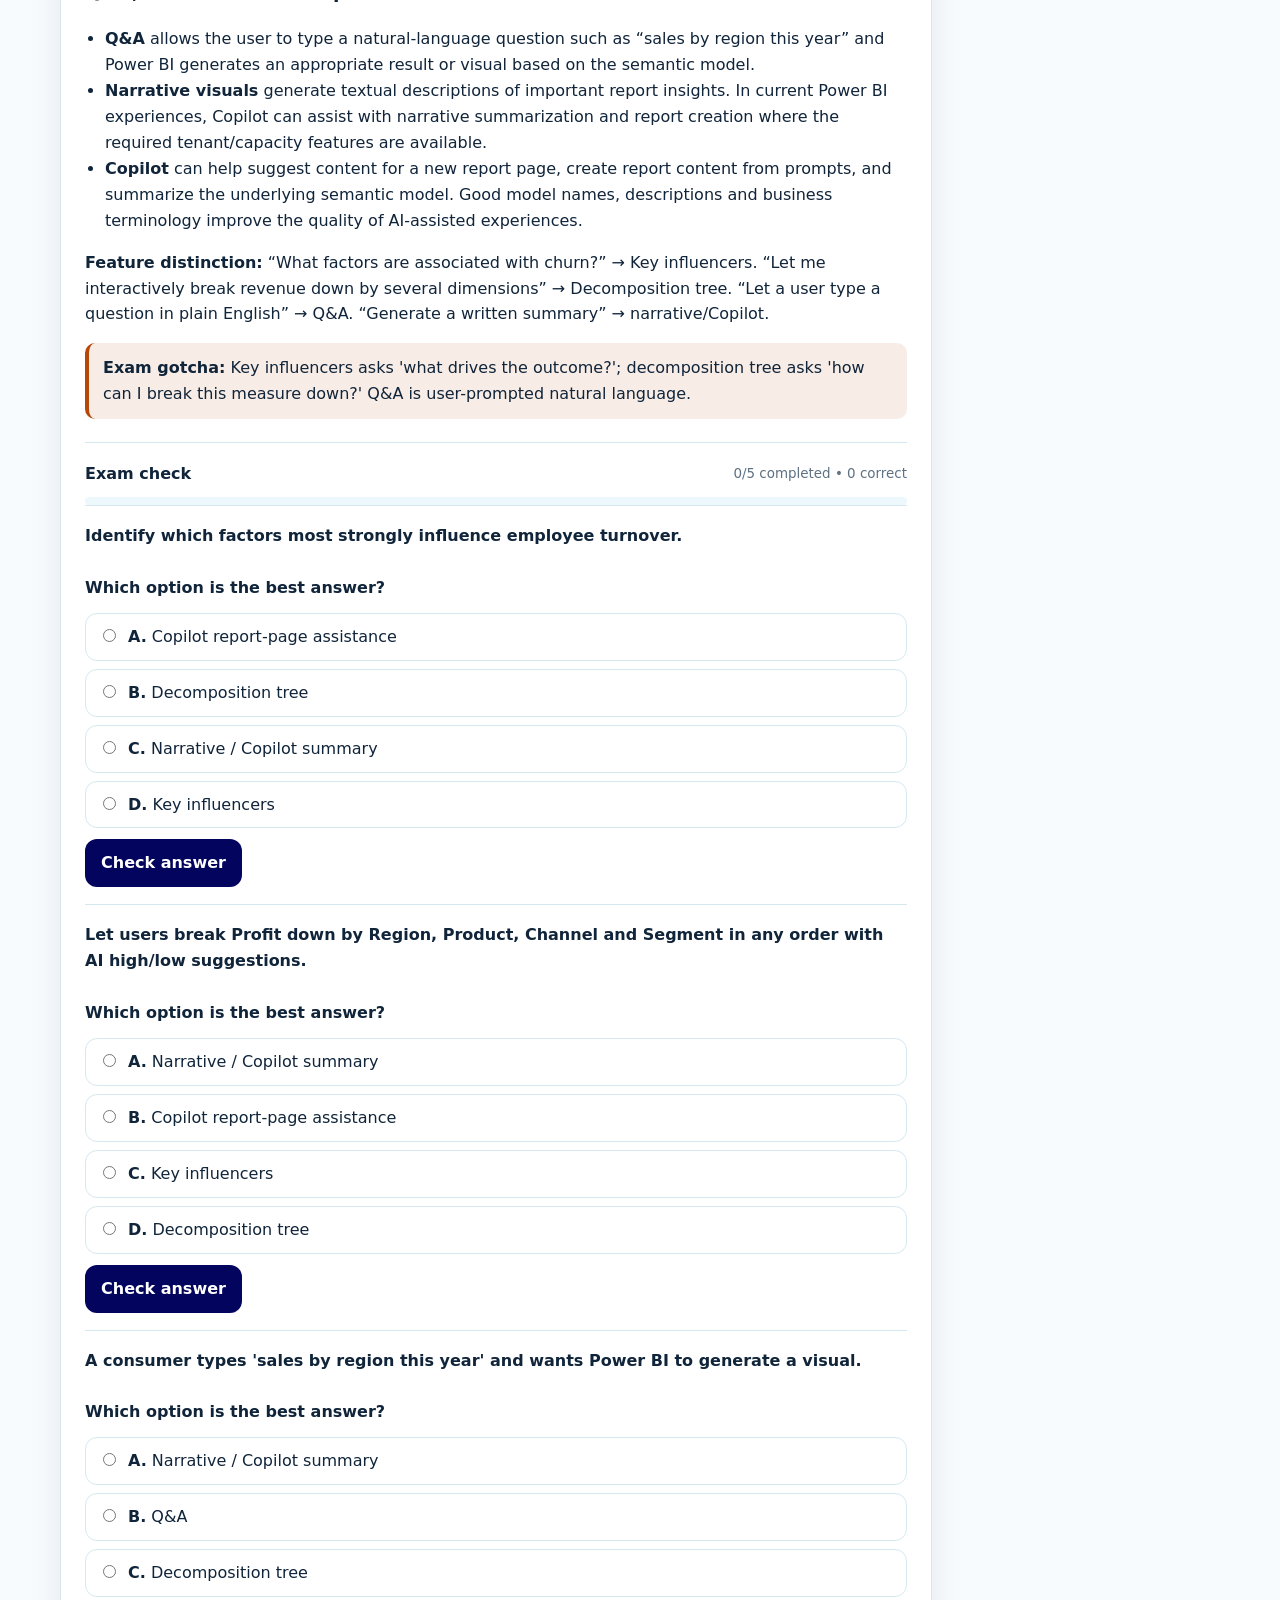
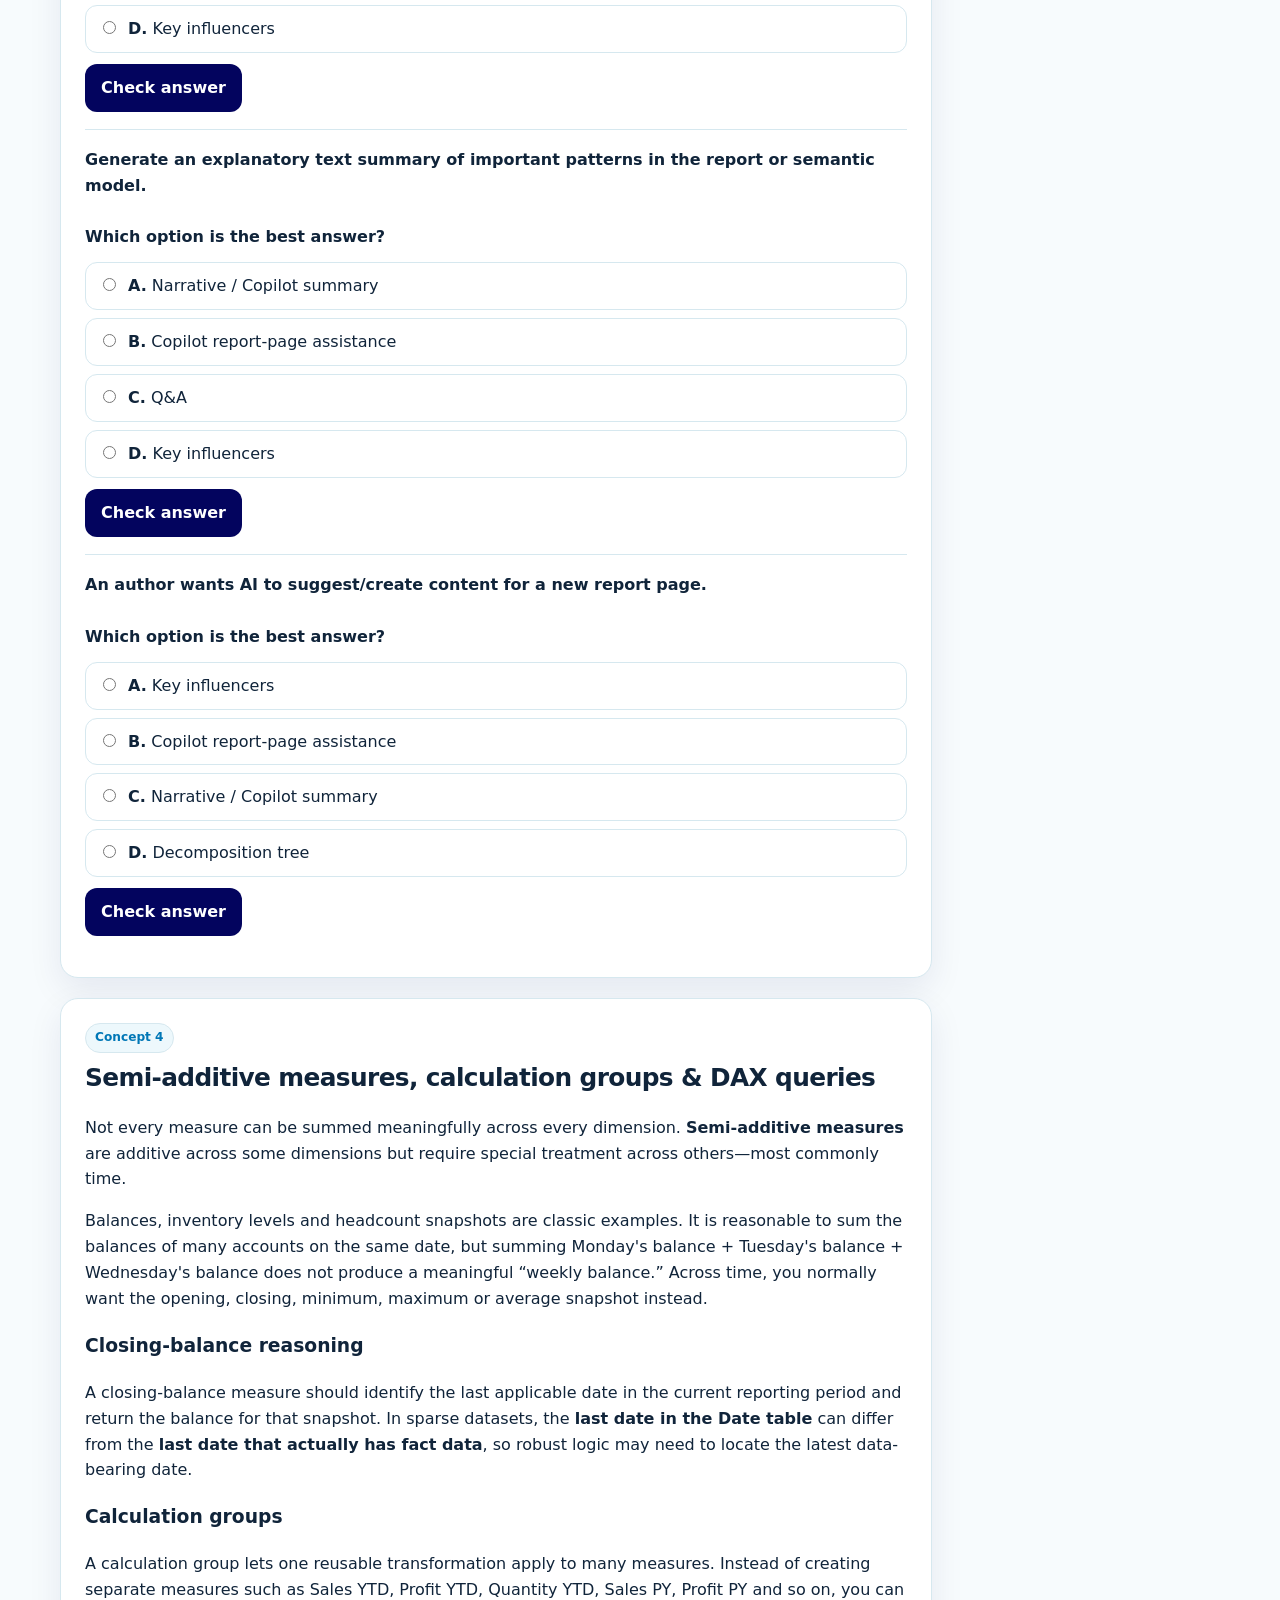
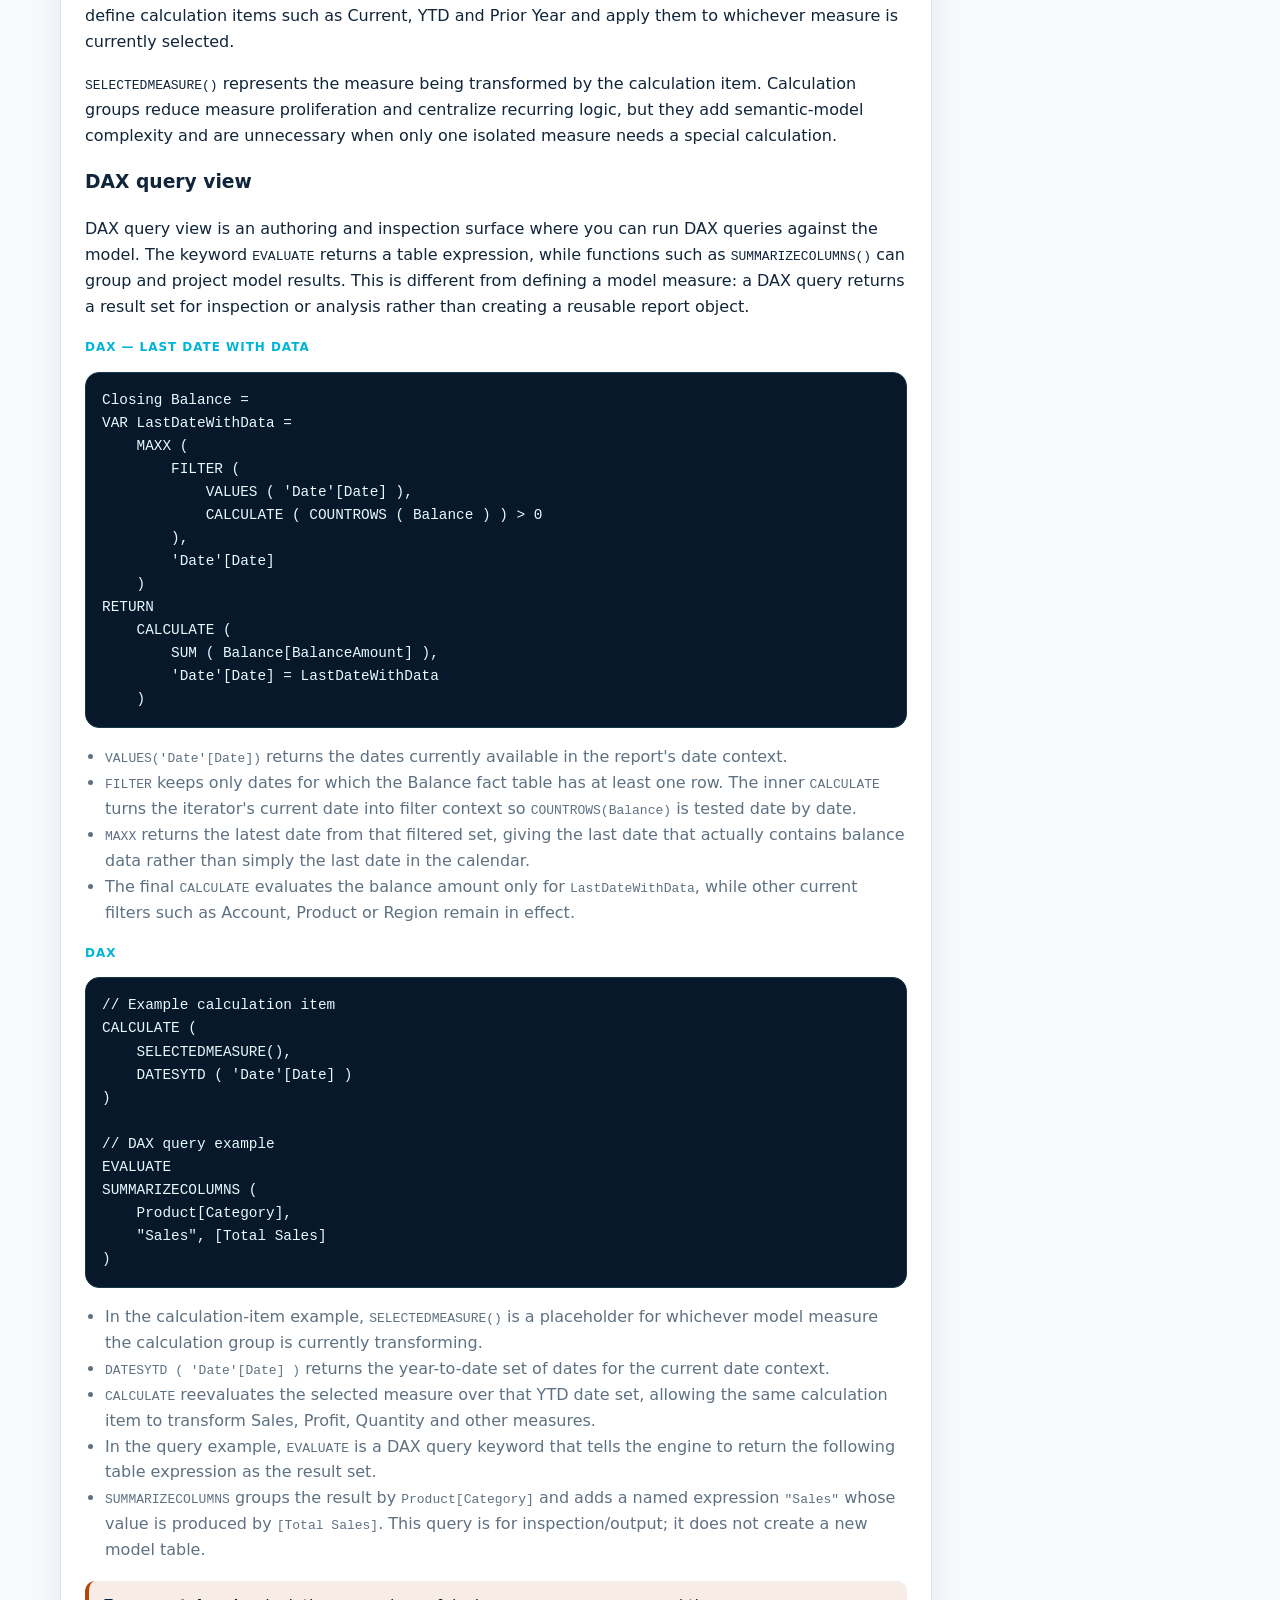
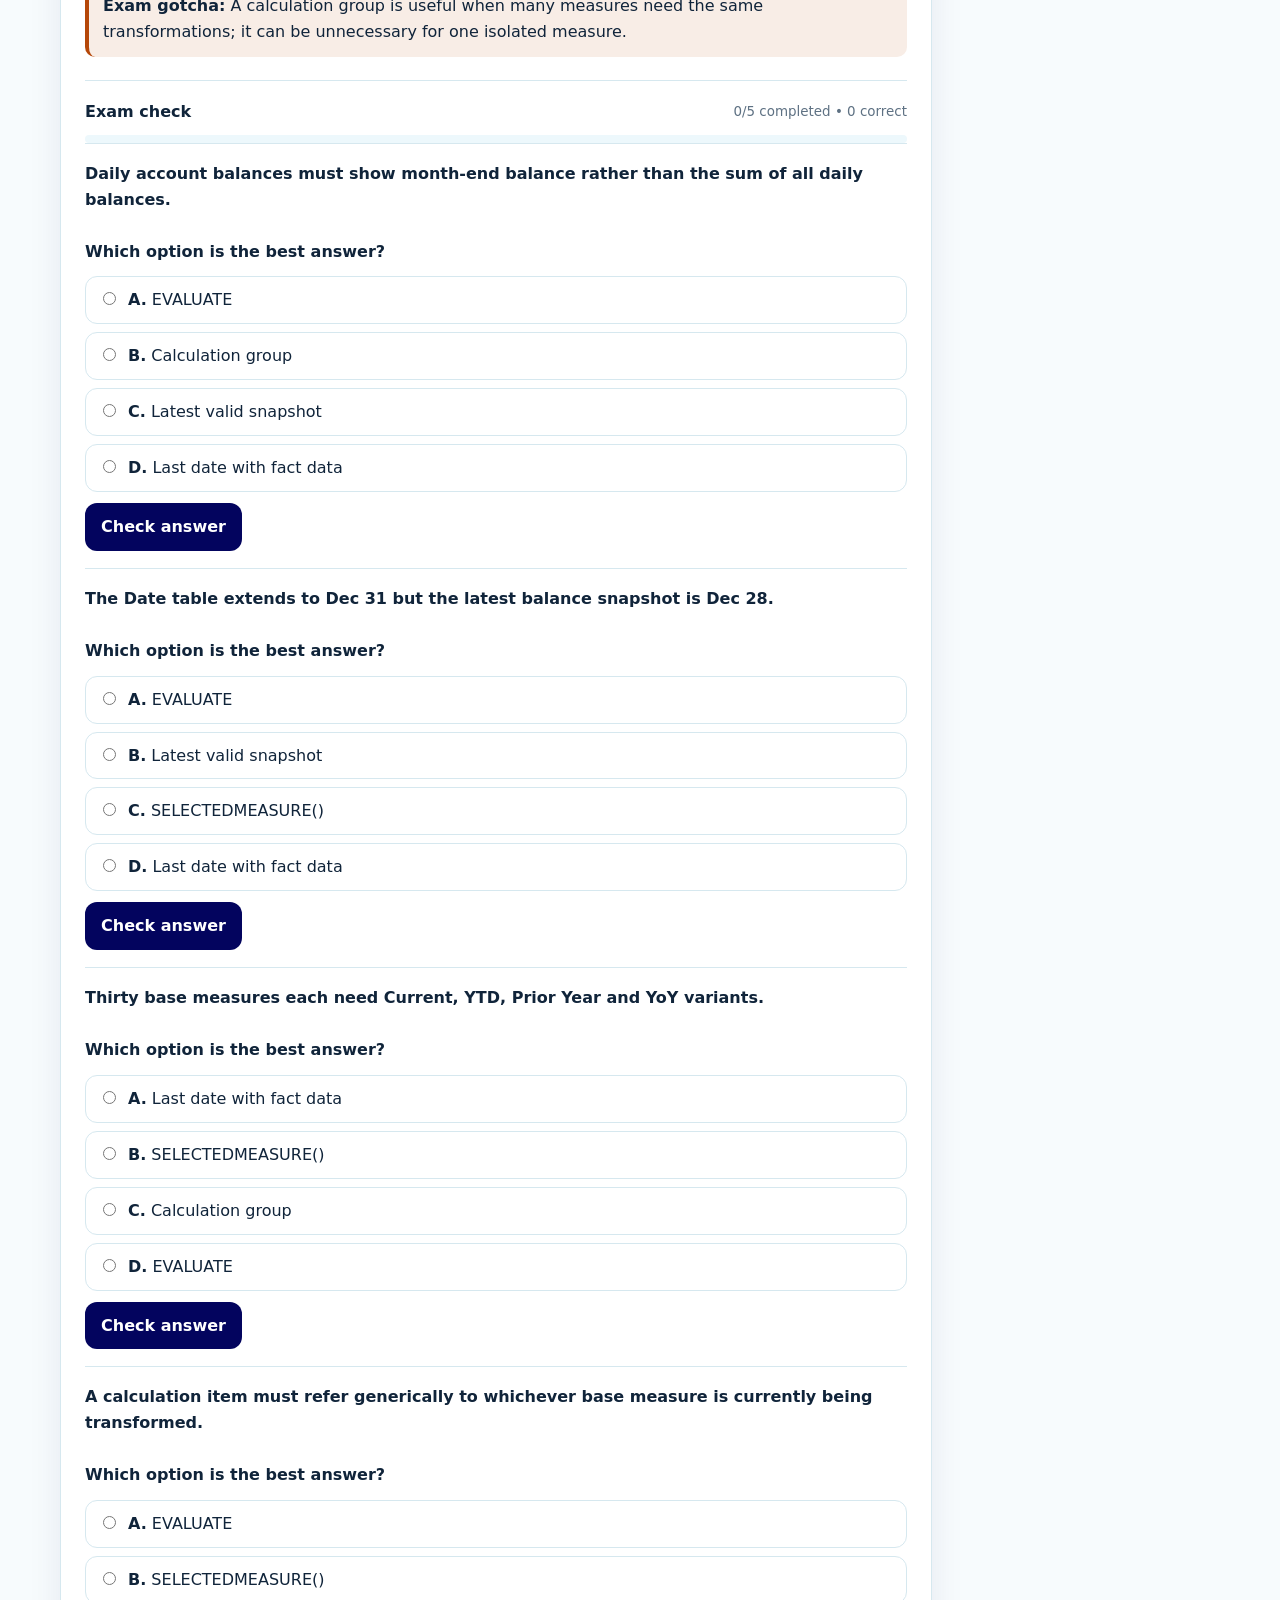
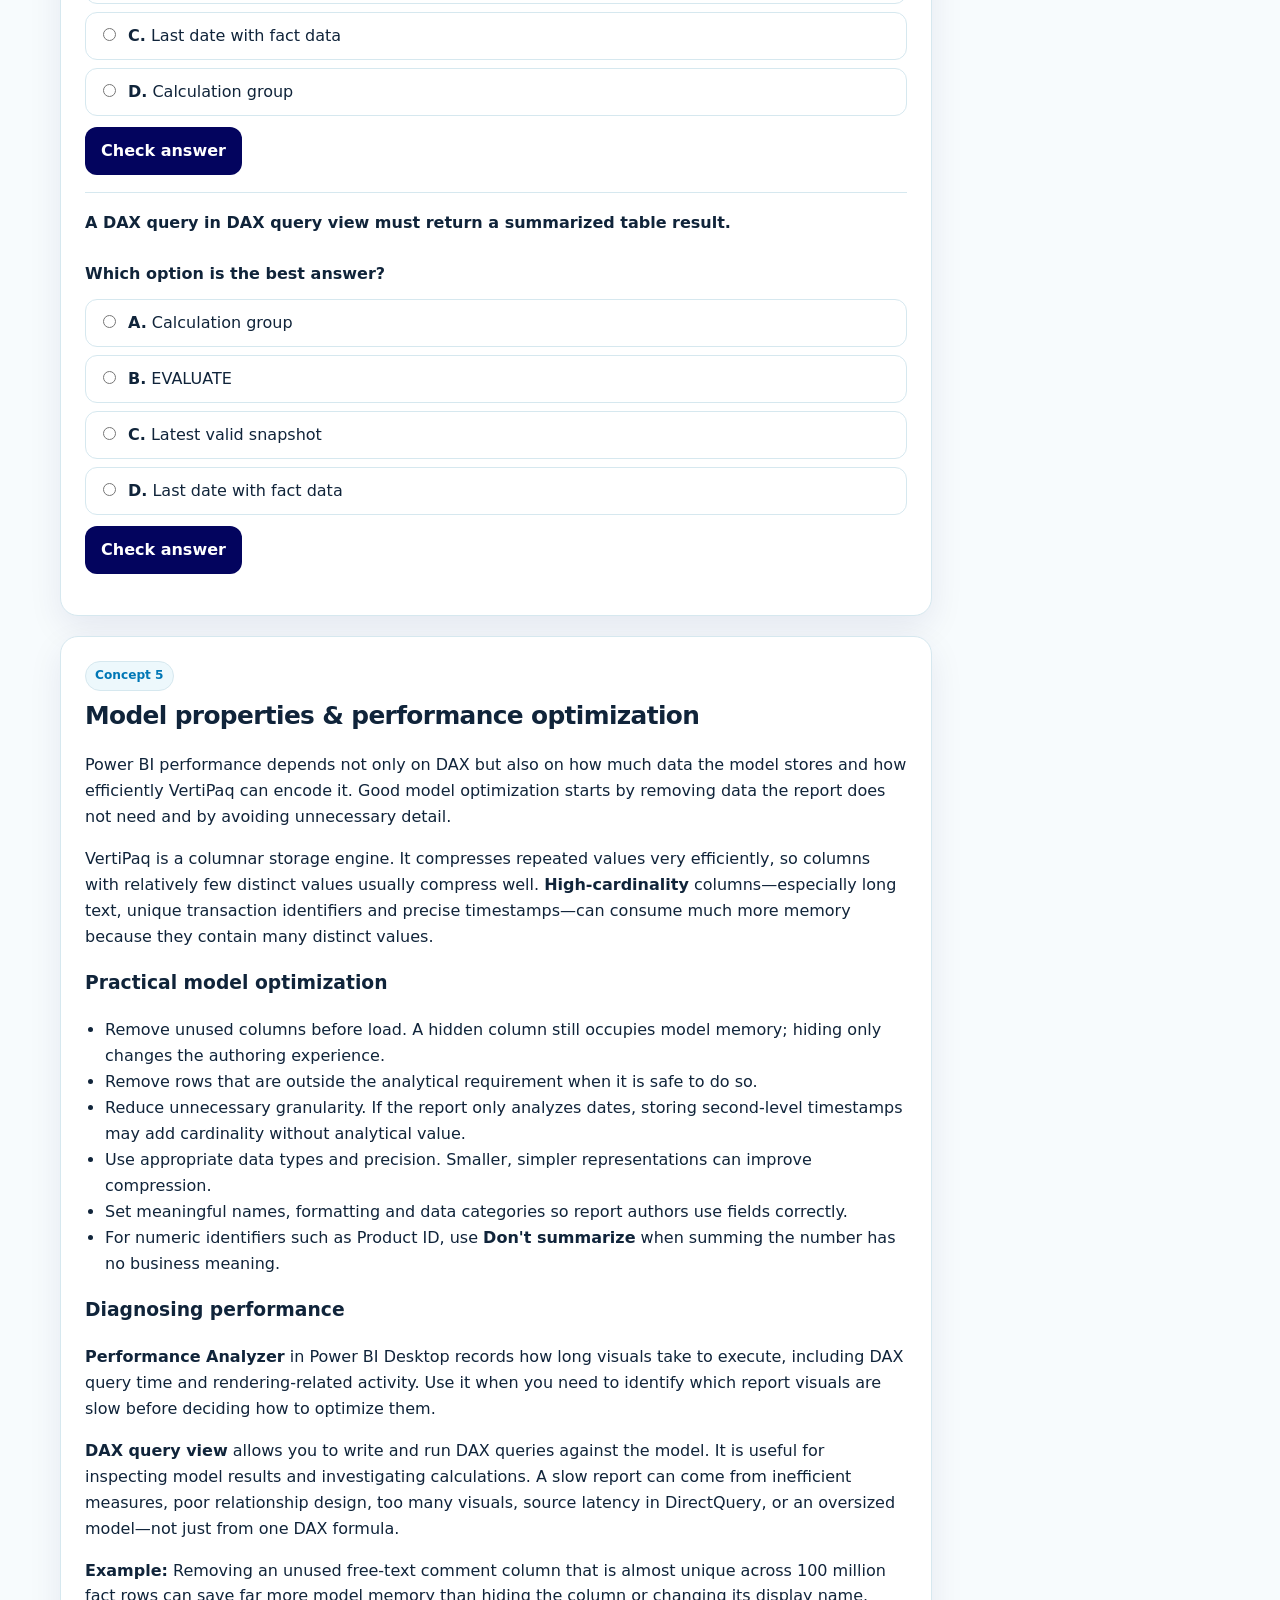
<file: exam-extras.html>
<!DOCTYPE html>

<html data-theme="light" lang="en">
<head>
<meta charset="utf-8"/>
<meta content="width=device-width,initial-scale=1" name="viewport"/>
<title>High-Value PL-300 Exam Extras | Melarks</title>
<meta content="Review PL-300 topics experienced analysts can miss: paginated reports, tiles, AI visuals, DirectLake, calculation groups, DAX query view and advanced analytics." name="description"/>
<meta content="index,follow,max-image-preview:large" name="robots"/>
<link href="https://melarks.com/exam-extras.html" rel="canonical"/>
<meta content="#03045e" name="theme-color"/>
<meta content="light dark" name="color-scheme"/>
<meta content="website" property="og:type"/>
<meta content="Microsoft Power BI Data Analyst PL-300 Exam Prep by Melarks" property="og:site_name"/>
<meta content="High-Value PL-300 Exam Extras | Melarks" property="og:title"/>
<meta content="Review PL-300 topics experienced analysts can miss: paginated reports, tiles, AI visuals, DirectLake, calculation groups, DAX query view and advanced analytics." property="og:description"/>
<meta content="https://melarks.com/exam-extras.html" property="og:url"/>
<meta content="https://melarks.com/assets/og-cover.png" property="og:image"/>
<meta content="PL-300 Exam Prep by Melarks" property="og:image:alt"/>
<meta content="summary_large_image" name="twitter:card"/>
<meta content="High-Value PL-300 Exam Extras | Melarks" name="twitter:title"/>
<meta content="Review PL-300 topics experienced analysts can miss: paginated reports, tiles, AI visuals, DirectLake, calculation groups, DAX query view and advanced analytics." name="twitter:description"/>
<meta content="https://melarks.com/assets/og-cover.png" name="twitter:image"/>
<link href="assets/favicon.svg" rel="icon" type="image/svg+xml"/>
<link href="site.webmanifest" rel="manifest"/>
<link href="css/styles.css" rel="stylesheet"/>
<script type="application/ld+json">{"@context": "https://schema.org", "@type": "WebPage", "name": "High-Value PL-300 Exam Extras | Melarks", "description": "Review PL-300 topics experienced analysts can miss: paginated reports, tiles, AI visuals, DirectLake, calculation groups, DAX query view and advanced analytics.", "url": "https://melarks.com/exam-extras.html", "isPartOf": {"@type": "WebSite", "name": "Microsoft Power BI Data Analyst PL-300 Exam Prep by Melarks", "url": "https://melarks.com"}}</script>
<script type="application/ld+json">{"@context": "https://schema.org", "@type": "LearningResource", "name": "Module 6 — High-Value Exam Extras", "description": "Review less frequently used but exam-relevant Power BI features including paginated reports, tiles, AI visuals, DirectLake, calculation groups and visual calculations.", "educationalLevel": "Intermediate", "learningResourceType": "Study guide", "about": "Microsoft Power BI Data Analyst PL-300 certification"}</script><script type="application/ld+json">{"@context": "https://schema.org", "@type": "BreadcrumbList", "itemListElement": [{"@type": "ListItem", "position": 1, "name": "Home", "item": "https://melarks.com/"}, {"@type": "ListItem", "position": 2, "name": "Module 6 — High-Value Exam Extras", "item": "https://melarks.com/exam-extras.html"}]}</script>
</head>
<body>
<a class="skip-link" href="#main">Skip to main content</a>
<header class="site-header">
<div class="wrap topbar">
<a aria-label="Melarks PL-300 Exam Prep home" class="brand" href="index.html">
<span aria-hidden="true" class="brand-mark">PL<br/>300</span>
<span>PL-300 Prep by Melarks</span>
</a>
<nav aria-label="Primary navigation" class="nav"><a href="index.html">Home</a>
<a href="prepare-data.html">Study Guide</a>
<a href="formula-reference.html">Formula Reference</a>
<a href="practice.html">Practice</a>
<a href="mock-exam.html">Mock Exam</a>
<a href="cheat-sheet.html">Cheat Sheet</a>
<a href="about.html">About</a></nav>
<div style="display:flex;gap:7px">
<button aria-label="Toggle dark and light theme" class="icon-btn" data-theme-toggle="" type="button">◐</button>
<button aria-label="Open navigation menu" class="menu-btn" data-menu="" type="button">Menu</button>
</div>
</div>
</header>
<main id="main">
<section class="page-hero">
<div class="wrap">
<div class="breadcrumbs"><a href="index.html">Home</a> / Study Guide / Module 6 — High-Value Exam Extras</div>
<span class="eyebrow">Cross-domain review</span>
<h1>Module 6 — High-Value Exam Extras</h1>
<p>This module revisits Power BI features that experienced analysts may not use every day but can still appear in PL-300 scenarios. Each topic is explained as a working concept—not just an exam shortcut—so you can distinguish when paginated reports, dashboards and tiles, AI visuals, calculation groups, DirectLake, DAX query view and advanced analytics are actually appropriate.</p>
<div class="actions">
<a class="btn" href="#module-content">Start module</a>
<a class="btn secondary" href="practice.html">Open full practice bank</a>
</div>
</div>
</section>
<section class="section" id="module-content">
<div class="wrap layout">
<div>
<div class="notice" style="margin-bottom:20px">
<strong>Your progress is saved on this browser.</strong>
<div class="small" data-global-progress="">0/160 questions completed</div>
</div>
<section class="concept" id="paginated_visualcalc">
<span class="pill">Concept 1</span>
<h2>Paginated reports &amp; visual calculations</h2><div class="concept-explanation"><p class="concept-lead">Standard Power BI reports are optimized for interactive exploration, but some requirements are primarily about <strong>precise printed layout, complete multi-page output or calculations that depend on the structure of a visual</strong>. Paginated reports and visual calculations address these different needs.</p>
<h3>Paginated reports</h3>
<p>A <strong>paginated report</strong> is designed for highly formatted, page-oriented output. It uses the RDL report format and is commonly authored with <strong>Power BI Report Builder</strong>. Unlike a normal interactive report canvas, a paginated report is built with explicit control over page size, headers, footers, tables, grouping, page breaks and print layout.</p>
<p>Paginated reports are appropriate for scenarios such as invoices, statements, regulatory extracts, operational lists and reports where users must export or print every row across many pages with repeating headers. The defining requirement is not simply “the dataset has many rows”; it is that the output needs <strong>pixel-precise, print-friendly pagination</strong>.</p>
<h3>Visual calculations</h3>
<p>A <strong>visual calculation</strong> is a DAX calculation evaluated over the data structure produced by a visual. This makes it convenient for calculations such as running totals, moving averages or comparisons that depend on the visual's rows and columns.</p>
<p>Because visual calculations belong to the visual layer, they are not the same as reusable semantic-model measures. If a calculation represents governed business logic that should behave consistently across many reports and visuals, a model measure—or sometimes a calculation group—is usually the better design.</p>
<div class="example-box"><strong>Example:</strong> A monthly management dashboard with interactive slicers belongs in a standard Power BI report. A 60-page customer statement with controlled headers and print layout is a paginated-report scenario. A running calculation needed only within one matrix can be a candidate for a visual calculation.</div></div>
<div class="code-wrap" data-extra-code="visual-running-sum">
<div class="code-label">DAX — visual calculation</div>
<pre class="code-block"><code>Running Sales =
RUNNINGSUM ( [Sales Amount] )</code></pre>
<ul class="formula-explain">
<li><code>[Sales Amount]</code> refers to a value already present in the visual's data structure.</li>
<li><code>RUNNINGSUM</code> accumulates that value along the visual's default axis up to the current position.</li>
<li>Because this is a visual calculation, the expression is stored on the visual rather than as a reusable semantic-model measure.</li>
<li>The visual's ordering and hierarchy affect how the running result is evaluated. Additional visual-calculation arguments can control axis, ordering and reset behavior when needed.</li>
</ul>
</div><div class="gotcha"><strong>Exam gotcha:</strong> Many rows alone does not automatically mean paginated. Look for pixel-perfect printing, page control, repeating headers and complete multi-page output.</div>
<div class="inline-quiz" data-limit="5" data-topic="paginated_visualcalc"></div>
</section><section class="concept" id="dashboards_tiles">
<span class="pill">Concept 2</span>
<h2>Dashboards &amp; tiles</h2><div class="concept-explanation"><p class="concept-lead">A <strong>Power BI dashboard</strong> is a single-page canvas that exists in the Power BI service. It is intended for at-a-glance monitoring and can bring together information from supported report visuals or other tile sources. A dashboard is not the same thing as a report page in Power BI Desktop.</p>
<h3>Tiles</h3>
<p>The individual objects displayed on a dashboard are called <strong>tiles</strong>. A tile can be created by pinning a visual from a report or from supported Q&amp;A content. Dashboards can also contain supported standalone tile types such as text boxes, images, web content, video or streaming-data tiles depending on the service experience.</p>
<p>When a report visual is pinned, the tile acts as a dashboard representation of that source visual. Selecting the tile commonly opens the underlying report or source content for deeper exploration.</p>
<h3>Dashboard vs report</h3>
<table class="concept-table"><tr><th>Dashboard</th><th>Report</th></tr><tr><td>Single-page Service canvas.</td><td>Can contain multiple interactive pages.</td></tr><tr><td>Built from tiles.</td><td>Built from report visuals connected to a semantic model.</td></tr><tr><td>Strong for monitoring and overview.</td><td>Strong for detailed analysis, slicing, drill and exploration.</td></tr><tr><td>Created/managed in the Power BI service.</td><td>Commonly authored in Desktop or the Service.</td></tr></table>
<p>A pinned tile and its source report are related but not identical objects. For example, the tile can retain the visual type that was originally pinned even if the source report visual is later changed to another type, while refreshed data can still update what the dashboard shows.</p>
<div class="example-box"><strong>Example:</strong> An executive dashboard might show eight high-level KPI tiles from several reports. Selecting a sales tile opens the full Sales Performance report where users can filter, drill and explore the detail.</div></div>
<div class="gotcha"><strong>Exam gotcha:</strong> Dashboard ≠ report. Dashboard is one Service page of tiles; reports can be multi-page and highly interactive.</div>
<div class="inline-quiz" data-limit="5" data-topic="dashboards_tiles"></div>
</section><section class="concept" id="ai_copilot">
<span class="pill">Concept 3</span>
<h2>AI visuals, Q&amp;A, narrative &amp; Copilot</h2><div class="concept-explanation"><p class="concept-lead">Power BI's AI-assisted features help users investigate drivers, decompose measures, ask natural-language questions and generate narratives or report content. These features overlap in purpose, so exam questions often test whether you can match the feature to the analytical task.</p>
<h3>Key influencers</h3>
<p>The <strong>Key influencers visual</strong> analyzes a target outcome and ranks the factors that are most strongly associated with that outcome. The target might be categorical—such as whether a customer churned—or numeric. The visual helps answer questions such as “which attributes are associated with higher satisfaction?” or “what factors are associated with churn?”</p>
<p>Key influencers identifies statistical associations in the available data; it should not automatically be interpreted as proving that an influencer <em>caused</em> the outcome.</p>
<h3>Decomposition tree</h3>
<p>A <strong>decomposition tree</strong> starts with a measure and lets the user break it down across multiple explanatory dimensions. Users can choose the next split manually or use AI-assisted high/low splits. It is ideal for interactive root-cause-style exploration such as Total Profit → Region → Product Category → Sales Channel.</p>
<h3>Q&amp;A, narratives and Copilot</h3>
<ul><li><strong>Q&amp;A</strong> allows the user to type a natural-language question such as “sales by region this year” and Power BI generates an appropriate result or visual based on the semantic model.</li><li><strong>Narrative visuals</strong> generate textual descriptions of important report insights. In current Power BI experiences, Copilot can assist with narrative summarization and report creation where the required tenant/capacity features are available.</li><li><strong>Copilot</strong> can help suggest content for a new report page, create report content from prompts, and summarize the underlying semantic model. Good model names, descriptions and business terminology improve the quality of AI-assisted experiences.</li></ul>
<div class="example-box"><strong>Feature distinction:</strong> “What factors are associated with churn?” → Key influencers. “Let me interactively break revenue down by several dimensions” → Decomposition tree. “Let a user type a question in plain English” → Q&amp;A. “Generate a written summary” → narrative/Copilot.</div></div>
<div class="gotcha"><strong>Exam gotcha:</strong> Key influencers asks 'what drives the outcome?'; decomposition tree asks 'how can I break this measure down?' Q&amp;A is user-prompted natural language.</div>
<div class="inline-quiz" data-limit="5" data-topic="ai_copilot"></div>
</section><section class="concept" id="semiadd_calcgroups">
<span class="pill">Concept 4</span>
<h2>Semi-additive measures, calculation groups &amp; DAX queries</h2><div class="concept-explanation"><p class="concept-lead">Not every measure can be summed meaningfully across every dimension. <strong>Semi-additive measures</strong> are additive across some dimensions but require special treatment across others—most commonly time.</p>
<p>Balances, inventory levels and headcount snapshots are classic examples. It is reasonable to sum the balances of many accounts on the same date, but summing Monday's balance + Tuesday's balance + Wednesday's balance does not produce a meaningful “weekly balance.” Across time, you normally want the opening, closing, minimum, maximum or average snapshot instead.</p>
<h3>Closing-balance reasoning</h3>
<p>A closing-balance measure should identify the last applicable date in the current reporting period and return the balance for that snapshot. In sparse datasets, the <strong>last date in the Date table</strong> can differ from the <strong>last date that actually has fact data</strong>, so robust logic may need to locate the latest data-bearing date.</p>
<h3>Calculation groups</h3>
<p>A calculation group lets one reusable transformation apply to many measures. Instead of creating separate measures such as Sales YTD, Profit YTD, Quantity YTD, Sales PY, Profit PY and so on, you can define calculation items such as Current, YTD and Prior Year and apply them to whichever measure is currently selected.</p>
<p><code>SELECTEDMEASURE()</code> represents the measure being transformed by the calculation item. Calculation groups reduce measure proliferation and centralize recurring logic, but they add semantic-model complexity and are unnecessary when only one isolated measure needs a special calculation.</p>
<h3>DAX query view</h3>
<p>DAX query view is an authoring and inspection surface where you can run DAX queries against the model. The keyword <code>EVALUATE</code> returns a table expression, while functions such as <code>SUMMARIZECOLUMNS()</code> can group and project model results. This is different from defining a model measure: a DAX query returns a result set for inspection or analysis rather than creating a reusable report object.</p></div>
<div class="code-wrap" data-extra-code="closing-balance">
<div class="code-label">DAX — last date with data</div>
<pre class="code-block"><code>Closing Balance =
VAR LastDateWithData =
    MAXX (
        FILTER (
            VALUES ( 'Date'[Date] ),
            CALCULATE ( COUNTROWS ( Balance ) ) &gt; 0
        ),
        'Date'[Date]
    )
RETURN
    CALCULATE (
        SUM ( Balance[BalanceAmount] ),
        'Date'[Date] = LastDateWithData
    )</code></pre>
<ul class="formula-explain">
<li><code>VALUES('Date'[Date])</code> returns the dates currently available in the report's date context.</li>
<li><code>FILTER</code> keeps only dates for which the Balance fact table has at least one row. The inner <code>CALCULATE</code> turns the iterator's current date into filter context so <code>COUNTROWS(Balance)</code> is tested date by date.</li>
<li><code>MAXX</code> returns the latest date from that filtered set, giving the last date that actually contains balance data rather than simply the last date in the calendar.</li>
<li>The final <code>CALCULATE</code> evaluates the balance amount only for <code>LastDateWithData</code>, while other current filters such as Account, Product or Region remain in effect.</li>
</ul>
</div><div class="code-wrap">
<div class="code-label">DAX</div>
<pre class="code-block"><code>// Example calculation item
CALCULATE (
    SELECTEDMEASURE(),
    DATESYTD ( 'Date'[Date] )
)

// DAX query example
EVALUATE
SUMMARIZECOLUMNS (
    Product[Category],
    "Sales", [Total Sales]
)</code></pre>
<ul class="formula-explain"><li>In the calculation-item example, <code>SELECTEDMEASURE()</code> is a placeholder for whichever model measure the calculation group is currently transforming.</li><li><code>DATESYTD ( 'Date'[Date] )</code> returns the year-to-date set of dates for the current date context.</li><li><code>CALCULATE</code> reevaluates the selected measure over that YTD date set, allowing the same calculation item to transform Sales, Profit, Quantity and other measures.</li><li>In the query example, <code>EVALUATE</code> is a DAX query keyword that tells the engine to return the following table expression as the result set.</li><li><code>SUMMARIZECOLUMNS</code> groups the result by <code>Product[Category]</code> and adds a named expression <code>"Sales"</code> whose value is produced by <code>[Total Sales]</code>. This query is for inspection/output; it does not create a new model table.</li></ul>
</div>
<div class="gotcha"><strong>Exam gotcha:</strong> A calculation group is useful when many measures need the same transformations; it can be unnecessary for one isolated measure.</div>
<div class="inline-quiz" data-limit="5" data-topic="semiadd_calcgroups"></div>
</section><section class="concept" id="performance_properties">
<span class="pill">Concept 5</span>
<h2>Model properties &amp; performance optimization</h2><div class="concept-explanation"><p class="concept-lead">Power BI performance depends not only on DAX but also on how much data the model stores and how efficiently VertiPaq can encode it. Good model optimization starts by removing data the report does not need and by avoiding unnecessary detail.</p>
<p>VertiPaq is a columnar storage engine. It compresses repeated values very efficiently, so columns with relatively few distinct values usually compress well. <strong>High-cardinality</strong> columns—especially long text, unique transaction identifiers and precise timestamps—can consume much more memory because they contain many distinct values.</p>
<h3>Practical model optimization</h3>
<ul><li>Remove unused columns before load. A hidden column still occupies model memory; hiding only changes the authoring experience.</li><li>Remove rows that are outside the analytical requirement when it is safe to do so.</li><li>Reduce unnecessary granularity. If the report only analyzes dates, storing second-level timestamps may add cardinality without analytical value.</li><li>Use appropriate data types and precision. Smaller, simpler representations can improve compression.</li><li>Set meaningful names, formatting and data categories so report authors use fields correctly.</li><li>For numeric identifiers such as Product ID, use <strong>Don't summarize</strong> when summing the number has no business meaning.</li></ul>
<h3>Diagnosing performance</h3>
<p><strong>Performance Analyzer</strong> in Power BI Desktop records how long visuals take to execute, including DAX query time and rendering-related activity. Use it when you need to identify which report visuals are slow before deciding how to optimize them.</p>
<p><strong>DAX query view</strong> allows you to write and run DAX queries against the model. It is useful for inspecting model results and investigating calculations. A slow report can come from inefficient measures, poor relationship design, too many visuals, source latency in DirectQuery, or an oversized model—not just from one DAX formula.</p>
<div class="example-box"><strong>Example:</strong> Removing an unused free-text comment column that is almost unique across 100 million fact rows can save far more model memory than hiding the column or changing its display name.</div></div>
<div class="gotcha"><strong>Exam gotcha:</strong> Hiding a column improves the field list but does not reduce VertiPaq storage and is not security.</div>
<div class="inline-quiz" data-limit="5" data-topic="performance_properties"></div>
</section><section class="concept" id="storage_connections">
<span class="pill">Concept 6</span>
<h2>Storage modes &amp; connections</h2><div class="concept-explanation"><p class="concept-lead">Before you transform or model anything, you need to decide <strong>where Power BI will read the data from and how that data will be accessed at report time</strong>. Storage mode affects performance, freshness, refresh behavior, source-system load, and which Power BI features are available.</p>
<p>In <strong>Import mode</strong>, Power BI copies data into the semantic model and stores it in the VertiPaq engine. Report visuals query this in-memory model rather than repeatedly querying the source, so interaction is usually very fast. The trade-off is that source changes are not visible until the semantic model is refreshed. Import is therefore a strong default when the data volume fits comfortably in the model and the required freshness can be achieved with scheduled or on-demand refresh.</p>
<p>In <strong>DirectQuery mode</strong>, the detailed data remains in the external source. When a user interacts with a report, Power BI generates queries that are sent to that source. This can reduce the amount of data stored in Power BI and can expose more recent source data, but report performance now depends heavily on source performance, network latency, query design, relationships, and the number of visuals on a page.</p>
<p><strong>DirectLake</strong> is designed for Microsoft Fabric data stored in OneLake. It allows a semantic model to query lake data without using the traditional Import refresh process or behaving exactly like DirectQuery. It is important to recognize DirectLake as its own storage mode rather than treating it as another name for DirectQuery.</p>
<h3>Connections, credentials and shared semantic models</h3>
<ul><li>A <strong>shared semantic model</strong> lets report authors reuse an existing governed model, including relationships, measures and security, instead of rebuilding the same logic in another PBIX file. A report built this way is often called a thin report.</li><li><strong>Credentials</strong> prove that Power BI is allowed to access a source. A <strong>gateway</strong> provides the network path between the Power BI service and supported on-premises sources. A gateway can be online while the stored credentials are still invalid.</li><li><strong>Privacy levels</strong>—Public, Organizational and Private—help Power Query control how data from different sources can be combined. Privacy level is about source isolation during data preparation; it is not row-level security.</li><li>Data source settings are where you commonly change credentials, privacy settings, server/database details and related connection configuration.</li></ul>
<div class="example-box"><strong>Example:</strong> A sales model containing 20 million rows is refreshed every night and users need fast interactive slicing during the day. Import is normally a better fit than choosing DirectQuery only because the table is large. If the requirement changes to near-real-time visibility and the SQL source can sustain interactive query traffic, DirectQuery becomes more plausible.</div></div>
<div class="gotcha"><strong>Exam gotcha:</strong> Do not choose DirectQuery merely because a table is large. Freshness, platform, source capability and performance all matter.</div>
<div class="inline-quiz" data-limit="5" data-topic="storage_connections"></div>
</section><section class="concept" id="analytics">
<span class="pill">Concept 7</span>
<h2>Analyze features, reference lines, error bars, forecasting, anomalies &amp; clustering</h2><div class="concept-explanation"><p class="concept-lead">Power BI contains analytical features that help users move beyond displaying values and begin identifying patterns, unusual behavior, uncertainty and possible future movement. Each feature answers a different type of question.</p>
<h3>Reference and analytical lines</h3>
<p>A <strong>constant/reference line</strong> displays a fixed benchmark such as a target of 95%. An <strong>average line</strong> is calculated from the data shown in the visual. Other supported analytical lines can represent minimum, maximum, median or percentile-type reference information depending on the visual.</p>
<h3>Forecasting, anomalies and error bars</h3>
<ul><li><strong>Forecasting</strong> uses historical time-series patterns to estimate future values and can display an uncertainty interval. It is appropriate when the question is “what might happen next?” rather than “which historical point is unusual?”</li><li><strong>Anomaly detection</strong> identifies unexpected spikes or dips in supported line-chart scenarios. It is intended to highlight observations that differ from the expected pattern in existing data.</li><li><strong>Error bars</strong> communicate uncertainty or variation around a value. They can help viewers understand that a point estimate has a range rather than treating it as perfectly precise.</li></ul>
<h3>Grouping, binning and clustering</h3>
<p><strong>Grouping</strong> manually combines known discrete categories, such as placing several small product categories into “Other.” <strong>Binning</strong> places numeric or date values into ranges such as Age 20–29 or Sales 0–999. <strong>Clustering</strong> is different because Power BI uses patterns in numeric data to identify naturally similar groups of observations.</p>
<h3>Analyze feature</h3>
<p>The Analyze functionality can help explain increases, decreases or differences in a visual by examining other fields that may contribute to the observed change. It is an exploratory aid, not proof of causation.</p>
<div class="example-box"><strong>Choose by question:</strong> “Show a fixed sales target” → constant line. “Estimate the next three months” → forecast. “Find an unusual historical spike” → anomaly detection. “Create ranges of customer ages” → binning. “Discover naturally similar customer groups” → clustering.</div></div>
<div class="gotcha"><strong>Exam gotcha:</strong> Forecast = future estimates; anomaly detection = unusual historical points; error bars = uncertainty.</div>
<div class="inline-quiz" data-limit="5" data-topic="analytics"></div>
</section>
<nav aria-label="Module navigation" class="module-nav"><a class="btn secondary" href="service-security.html">← Module 5 — Power BI Service &amp; Security</a><a class="btn" href="practice.html">Practice all topics →</a></nav>
</div>
<aside aria-label="On this page" class="toc">
<strong>On this page</strong>
<a href="#paginated_visualcalc">Paginated reports &amp; visual calculations</a><a href="#dashboards_tiles">Dashboards &amp; tiles</a><a href="#ai_copilot">AI visuals, Q&amp;A, narrative &amp; Copilot</a><a href="#semiadd_calcgroups">Semi-additive measures, calculation groups &amp; DAX queries</a><a href="#performance_properties">Model properties &amp; performance optimization</a><a href="#storage_connections">Storage modes &amp; connections</a><a href="#analytics">Analyze features, reference lines, error bars, forecasting, anomalies &amp; clustering</a>
<hr style="border:0;border-top:1px solid var(--border);margin:12px 0"/>
<a href="formula-reference.html">Formula reference</a>
<a href="cheat-sheet.html">Pre-exam cheat sheet</a>
</aside>
</div>
</section>
</main>
<footer class="footer">
<div class="wrap footer-grid">
<div>
<strong>PL-300 Exam Prep by Melarks</strong>
<p>Independent study support for experienced Power BI analysts preparing for Microsoft PL-300.</p>
<p class="small">This site is not affiliated with, endorsed by, or sponsored by Microsoft. Microsoft, Power BI, and PL-300 are trademarks of their respective owner.</p>
</div>
<div>
<strong>Study</strong>
<p><a href="prepare-data.html">Prepare Data</a><br/>
<a href="data-modeling.html">Data Modeling</a><br/>
<a href="dax-filter-context.html">DAX &amp; Filter Context</a><br/>
<a href="visualize-analyze.html">Visualize &amp; Analyze</a><br/>
<a href="service-security.html">Service &amp; Security</a></p>
</div>
<div>
<strong>Resources</strong>
<p><a href="practice.html">Practice Questions</a><br/>
<a href="mock-exam.html">Mock Exam</a><br/>
<a href="formula-reference.html">Formula Reference</a><br/>
<a href="cheat-sheet.html">Cheat Sheet</a><br/>
<a href="exam-strategy.html">Exam Strategy</a><br/>
<a href="about.html">About</a></p>
</div>
</div>
<div class="wrap small" style="margin-top:20px">
    © <span data-year="">2026</span> Melarks. Educational use only. 
    <a href="https://learn.microsoft.com/en-us/credentials/certifications/resources/study-guides/pl-300" rel="noopener">Official Microsoft PL-300 study guide</a>.
  </div>
</footer>
<script defer="" src="js/app.js"></script>
<script defer="" src="js/questions.js"></script>
<script defer="" src="js/practice.js"></script>
</body>
</html>
</file>
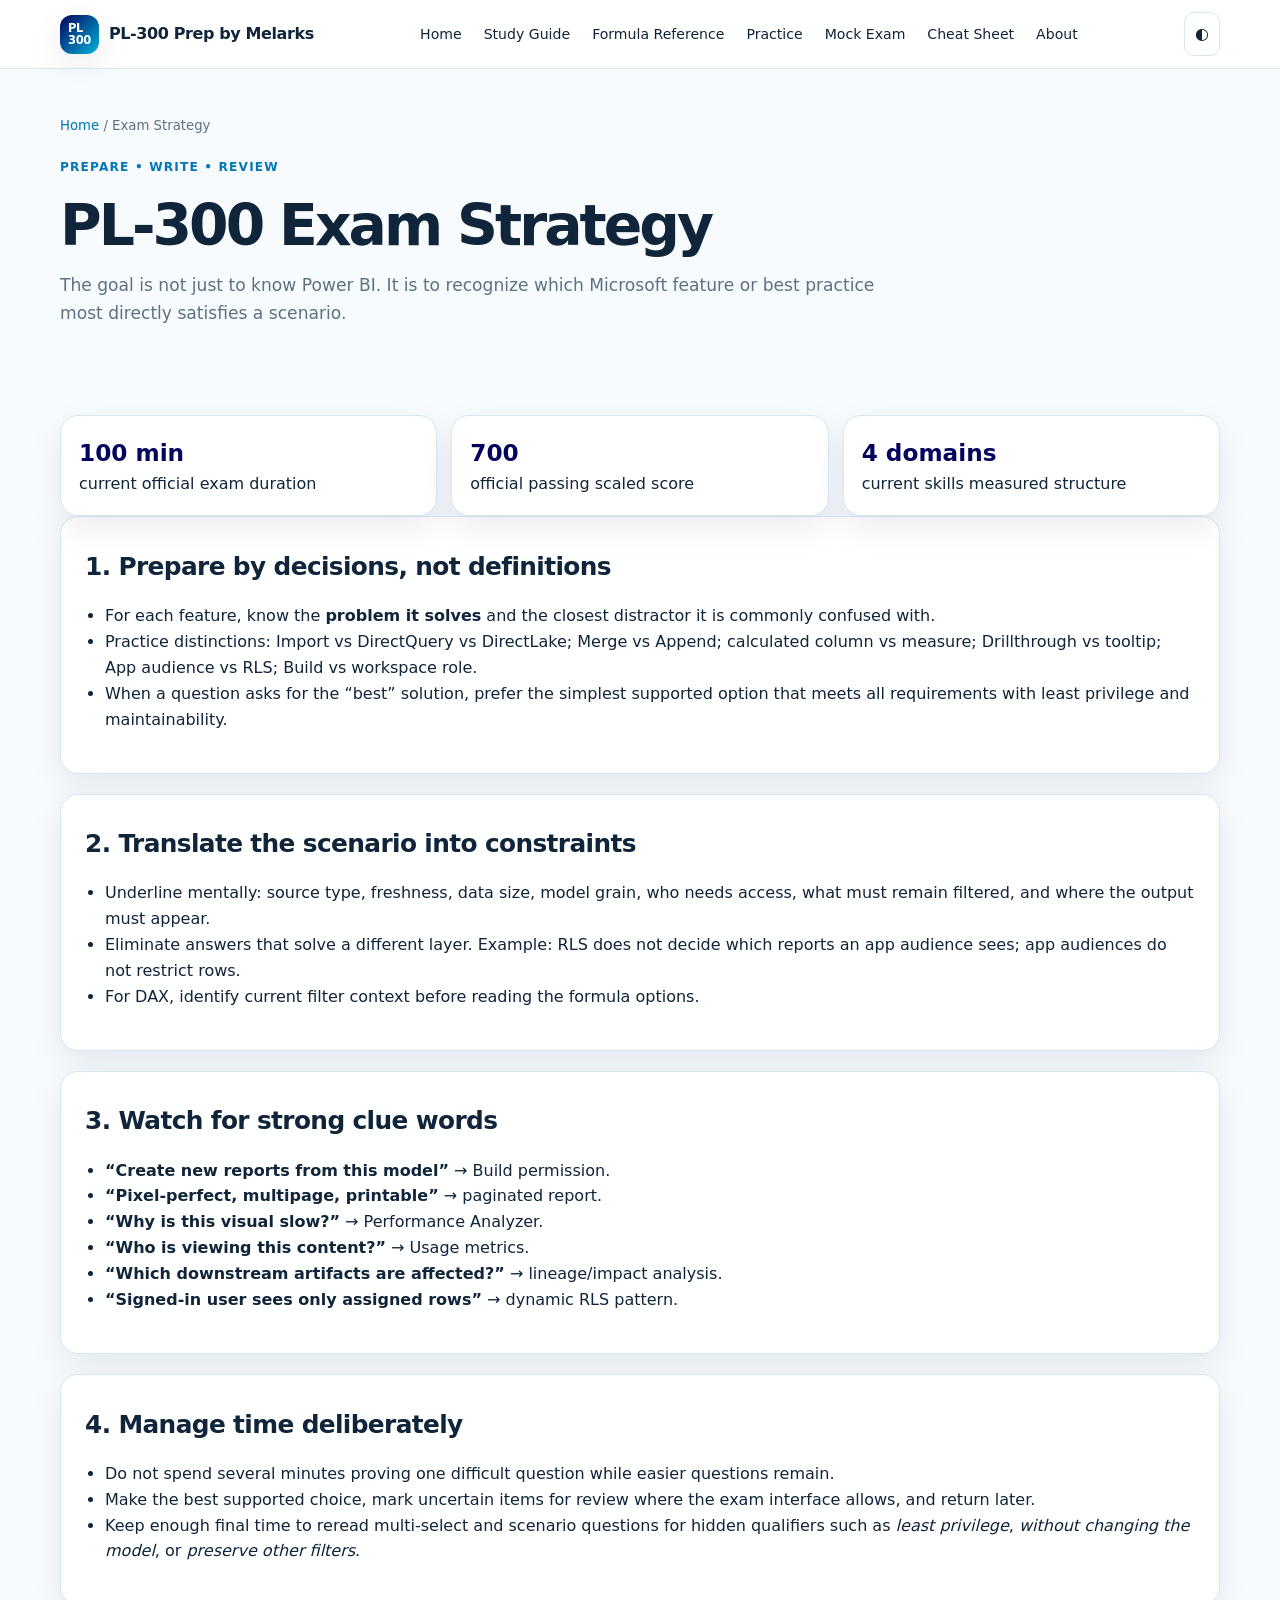
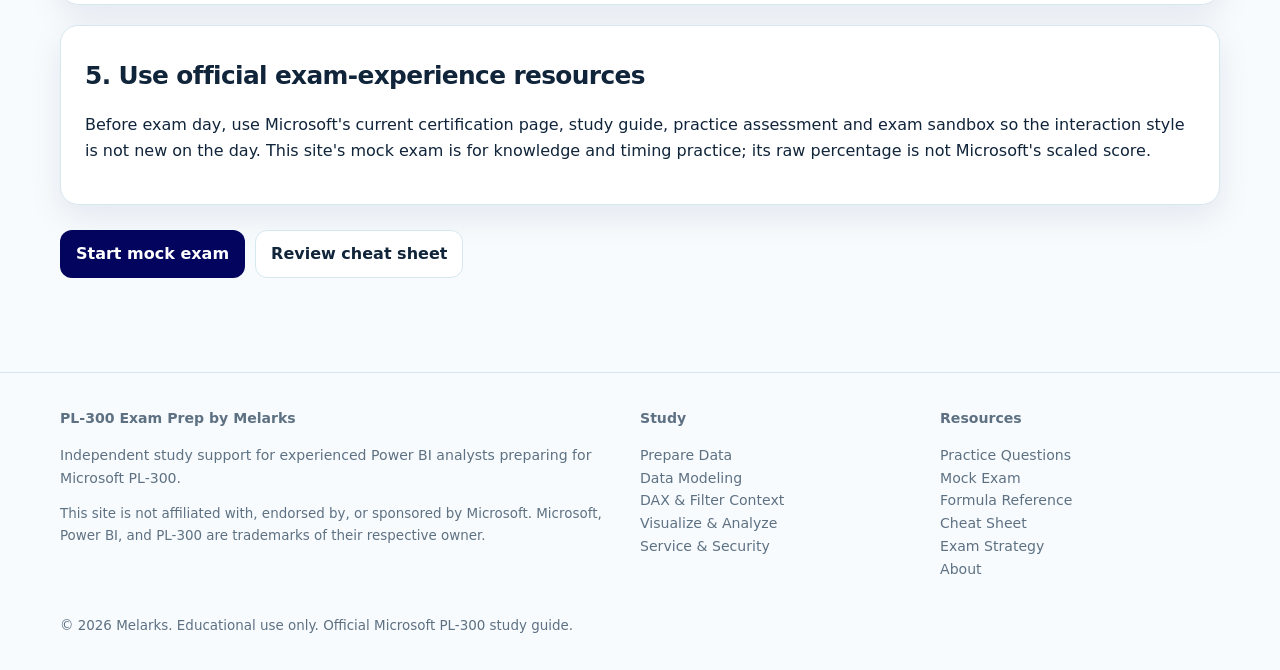
<file: exam-strategy.html>
<!doctype html>
<html lang="en" data-theme="light">
<head>
<meta charset="utf-8">
<meta name="viewport" content="width=device-width,initial-scale=1">
<title>PL-300 Exam Strategy | Melarks</title>
<meta name="description" content="PL-300 exam-day strategy for experienced Power BI analysts: preparation sequence, scenario-question tactics, timing, review and final readiness.">
<meta name="robots" content="index,follow,max-image-preview:large">
<link rel="canonical" href="https://melarks.com/exam-strategy.html">
<meta name="theme-color" content="#03045e">
<meta name="color-scheme" content="light dark">
<meta property="og:type" content="website">
<meta property="og:site_name" content="Microsoft Power BI Data Analyst PL-300 Exam Prep by Melarks">
<meta property="og:title" content="PL-300 Exam Strategy | Melarks">
<meta property="og:description" content="PL-300 exam-day strategy for experienced Power BI analysts: preparation sequence, scenario-question tactics, timing, review and final readiness.">
<meta property="og:url" content="https://melarks.com/exam-strategy.html">
<meta property="og:image" content="https://melarks.com/assets/og-cover.png">
<meta property="og:image:alt" content="PL-300 Exam Prep by Melarks">
<meta name="twitter:card" content="summary_large_image">
<meta name="twitter:title" content="PL-300 Exam Strategy | Melarks">
<meta name="twitter:description" content="PL-300 exam-day strategy for experienced Power BI analysts: preparation sequence, scenario-question tactics, timing, review and final readiness.">
<meta name="twitter:image" content="https://melarks.com/assets/og-cover.png">
<link rel="icon" href="assets/favicon.svg" type="image/svg+xml">
<link rel="manifest" href="site.webmanifest">
<link rel="stylesheet" href="css/styles.css">
<script type="application/ld+json">{"@context": "https://schema.org", "@type": "WebPage", "name": "PL-300 Exam Strategy | Melarks", "description": "PL-300 exam-day strategy for experienced Power BI analysts: preparation sequence, scenario-question tactics, timing, review and final readiness.", "url": "https://melarks.com/exam-strategy.html", "isPartOf": {"@type": "WebSite", "name": "Microsoft Power BI Data Analyst PL-300 Exam Prep by Melarks", "url": "https://melarks.com"}}</script>

</head>
<body>
<a class="skip-link" href="#main">Skip to main content</a>
<header class="site-header">
  <div class="wrap topbar">
    <a class="brand" href="index.html" aria-label="Melarks PL-300 Exam Prep home">
      <span class="brand-mark" aria-hidden="true">PL<br>300</span>
      <span>PL-300 Prep by Melarks</span>
    </a>
    <nav class="nav" aria-label="Primary navigation"><a href="index.html">Home</a>
<a href="prepare-data.html">Study Guide</a>
<a href="formula-reference.html">Formula Reference</a>
<a href="practice.html">Practice</a>
<a href="mock-exam.html">Mock Exam</a>
<a href="cheat-sheet.html">Cheat Sheet</a>
<a href="about.html">About</a></nav>
    <div style="display:flex;gap:7px">
      <button class="icon-btn" type="button" data-theme-toggle aria-label="Toggle dark and light theme">◐</button>
      <button class="menu-btn" type="button" data-menu aria-label="Open navigation menu">Menu</button>
    </div>
  </div>
</header>
<main id="main">
<section class="page-hero"><div class="wrap">
  <div class="breadcrumbs"><a href="index.html">Home</a> / Exam Strategy</div>
  <span class="eyebrow">Prepare • Write • Review</span>
  <h1>PL-300 Exam Strategy</h1>
  <p>The goal is not just to know Power BI. It is to recognize which Microsoft feature or best practice most directly satisfies a scenario.</p>
</div></section>
<section class="section"><div class="wrap">
  <div class="exam-facts">
    <div class="stat"><strong>100 min</strong><span>current official exam duration</span></div>
    <div class="stat"><strong>700</strong><span>official passing scaled score</span></div>
    <div class="stat"><strong>4 domains</strong><span>current skills measured structure</span></div>
  </div>
  <section class="concept"><h2>1. Prepare by decisions, not definitions</h2><ul>
    <li>For each feature, know the <strong>problem it solves</strong> and the closest distractor it is commonly confused with.</li>
    <li>Practice distinctions: Import vs DirectQuery vs DirectLake; Merge vs Append; calculated column vs measure; Drillthrough vs tooltip; App audience vs RLS; Build vs workspace role.</li>
    <li>When a question asks for the “best” solution, prefer the simplest supported option that meets all requirements with least privilege and maintainability.</li>
  </ul></section>
  <section class="concept"><h2>2. Translate the scenario into constraints</h2><ul>
    <li>Underline mentally: source type, freshness, data size, model grain, who needs access, what must remain filtered, and where the output must appear.</li>
    <li>Eliminate answers that solve a different layer. Example: RLS does not decide which reports an app audience sees; app audiences do not restrict rows.</li>
    <li>For DAX, identify current filter context before reading the formula options.</li>
  </ul></section>
  <section class="concept"><h2>3. Watch for strong clue words</h2><ul>
    <li><strong>“Create new reports from this model”</strong> → Build permission.</li>
    <li><strong>“Pixel-perfect, multipage, printable”</strong> → paginated report.</li>
    <li><strong>“Why is this visual slow?”</strong> → Performance Analyzer.</li>
    <li><strong>“Who is viewing this content?”</strong> → Usage metrics.</li>
    <li><strong>“Which downstream artifacts are affected?”</strong> → lineage/impact analysis.</li>
    <li><strong>“Signed-in user sees only assigned rows”</strong> → dynamic RLS pattern.</li>
  </ul></section>
  <section class="concept"><h2>4. Manage time deliberately</h2><ul>
    <li>Do not spend several minutes proving one difficult question while easier questions remain.</li>
    <li>Make the best supported choice, mark uncertain items for review where the exam interface allows, and return later.</li>
    <li>Keep enough final time to reread multi-select and scenario questions for hidden qualifiers such as <em>least privilege</em>, <em>without changing the model</em>, or <em>preserve other filters</em>.</li>
  </ul></section>
  <section class="concept"><h2>5. Use official exam-experience resources</h2><p>Before exam day, use Microsoft's current certification page, study guide, practice assessment and exam sandbox so the interaction style is not new on the day. This site's mock exam is for knowledge and timing practice; its raw percentage is not Microsoft's scaled score.</p></section>
  <div class="actions"><a class="btn" href="mock-exam.html">Start mock exam</a><a class="btn secondary" href="cheat-sheet.html">Review cheat sheet</a></div>
</div></section>
</main>
<footer class="footer">
  <div class="wrap footer-grid">
    <div>
      <strong>PL-300 Exam Prep by Melarks</strong>
      <p>Independent study support for experienced Power BI analysts preparing for Microsoft PL-300.</p>
      <p class="small">This site is not affiliated with, endorsed by, or sponsored by Microsoft. Microsoft, Power BI, and PL-300 are trademarks of their respective owner.</p>
    </div>
    <div>
      <strong>Study</strong>
      <p><a href="prepare-data.html">Prepare Data</a><br>
      <a href="data-modeling.html">Data Modeling</a><br>
      <a href="dax-filter-context.html">DAX &amp; Filter Context</a><br>
      <a href="visualize-analyze.html">Visualize &amp; Analyze</a><br>
      <a href="service-security.html">Service &amp; Security</a></p>
    </div>
    <div>
      <strong>Resources</strong>
      <p><a href="practice.html">Practice Questions</a><br>
      <a href="mock-exam.html">Mock Exam</a><br>
      <a href="formula-reference.html">Formula Reference</a><br>
      <a href="cheat-sheet.html">Cheat Sheet</a><br>
      <a href="exam-strategy.html">Exam Strategy</a><br>
      <a href="about.html">About</a></p>
    </div>
  </div>
  <div class="wrap small" style="margin-top:20px">
    © <span data-year>2026</span> Melarks. Educational use only. 
    <a href="https://learn.microsoft.com/en-us/credentials/certifications/resources/study-guides/pl-300" rel="noopener">Official Microsoft PL-300 study guide</a>.
  </div>
</footer>
<script src="js/app.js" defer></script>
</body>
</html>
</file>
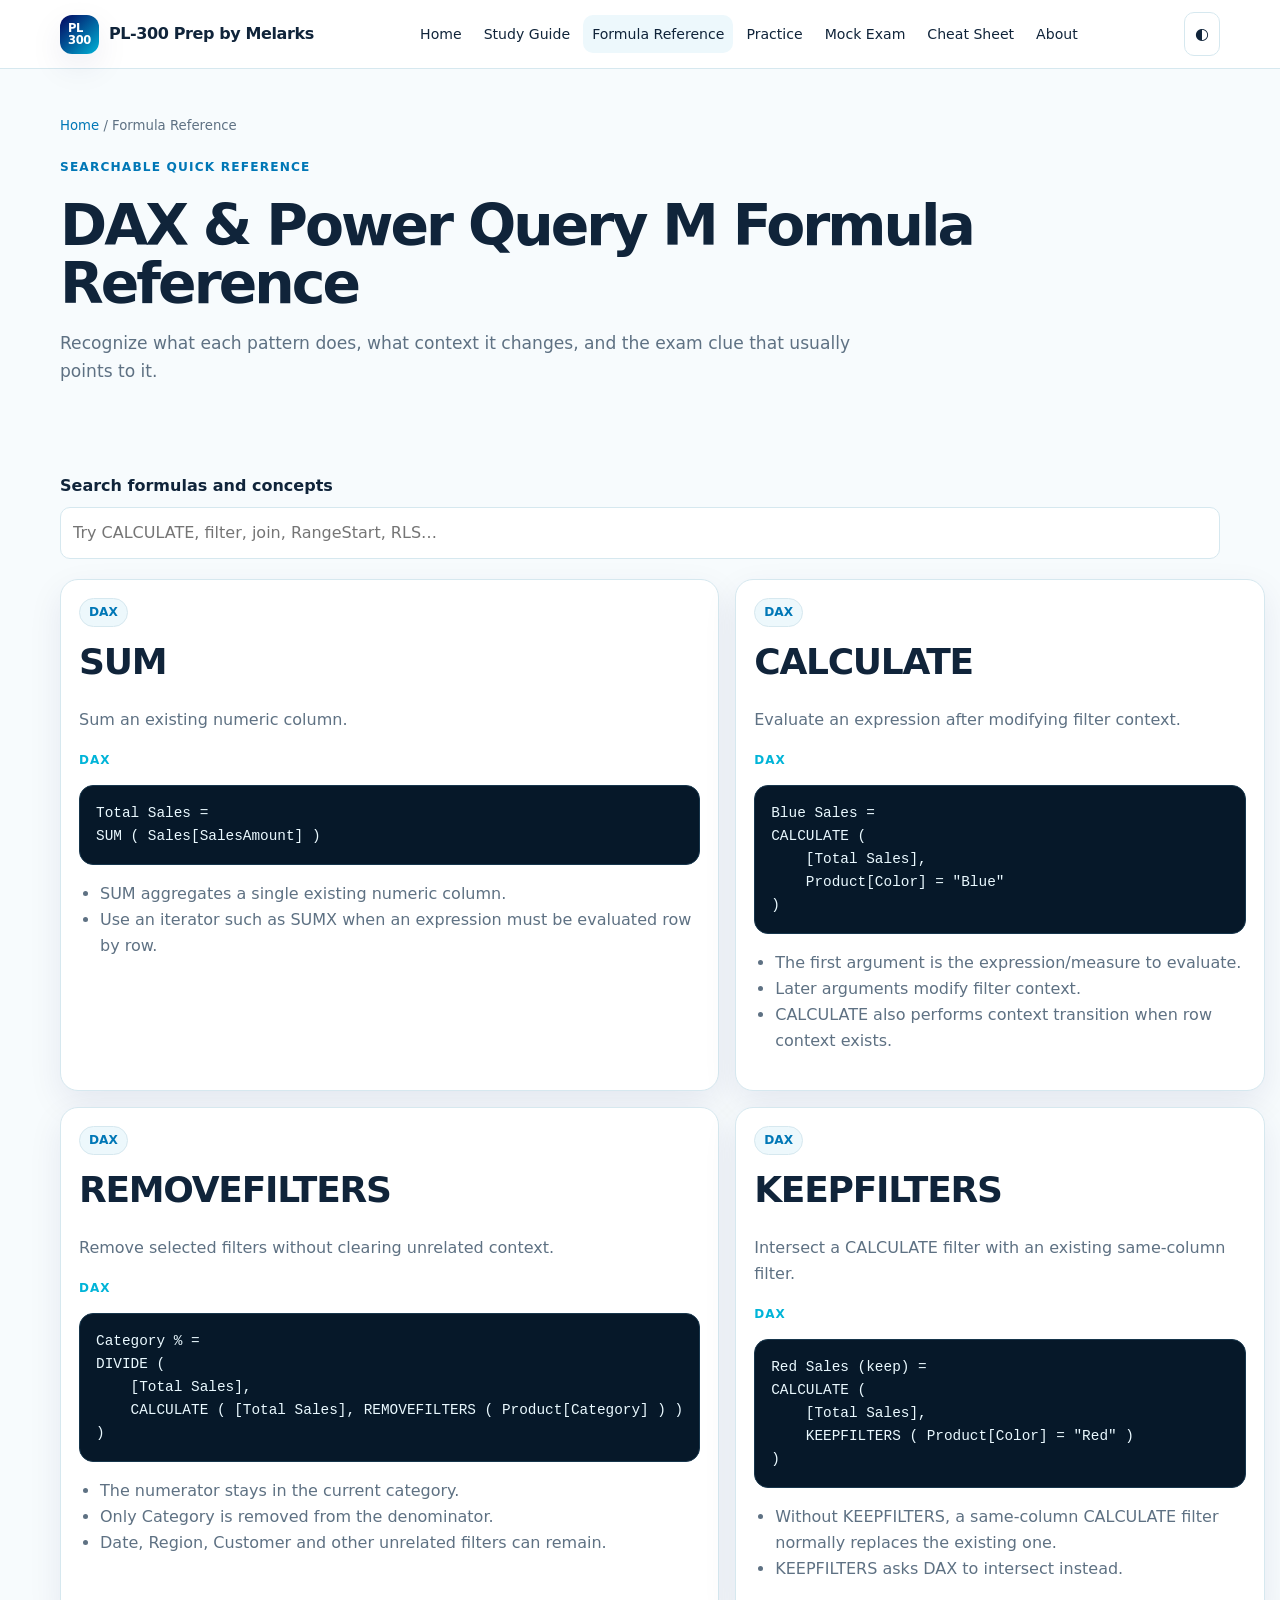
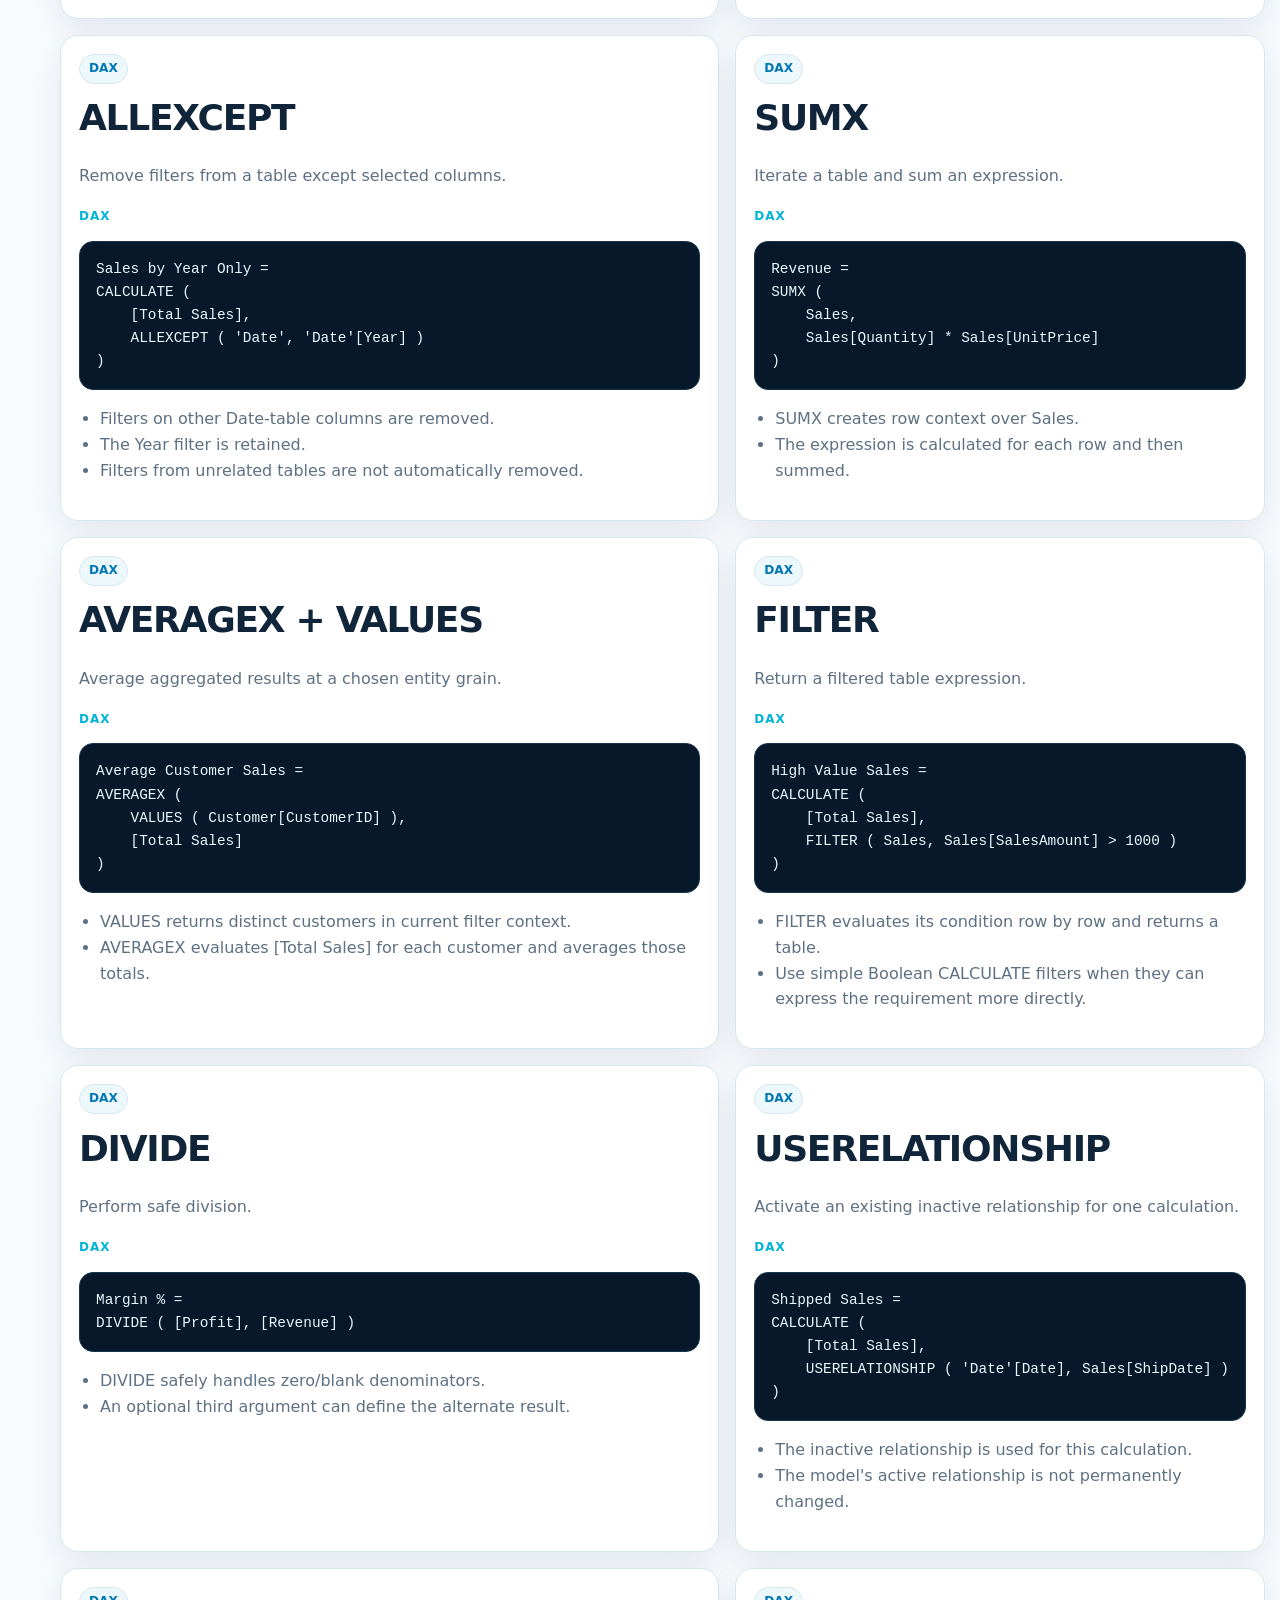
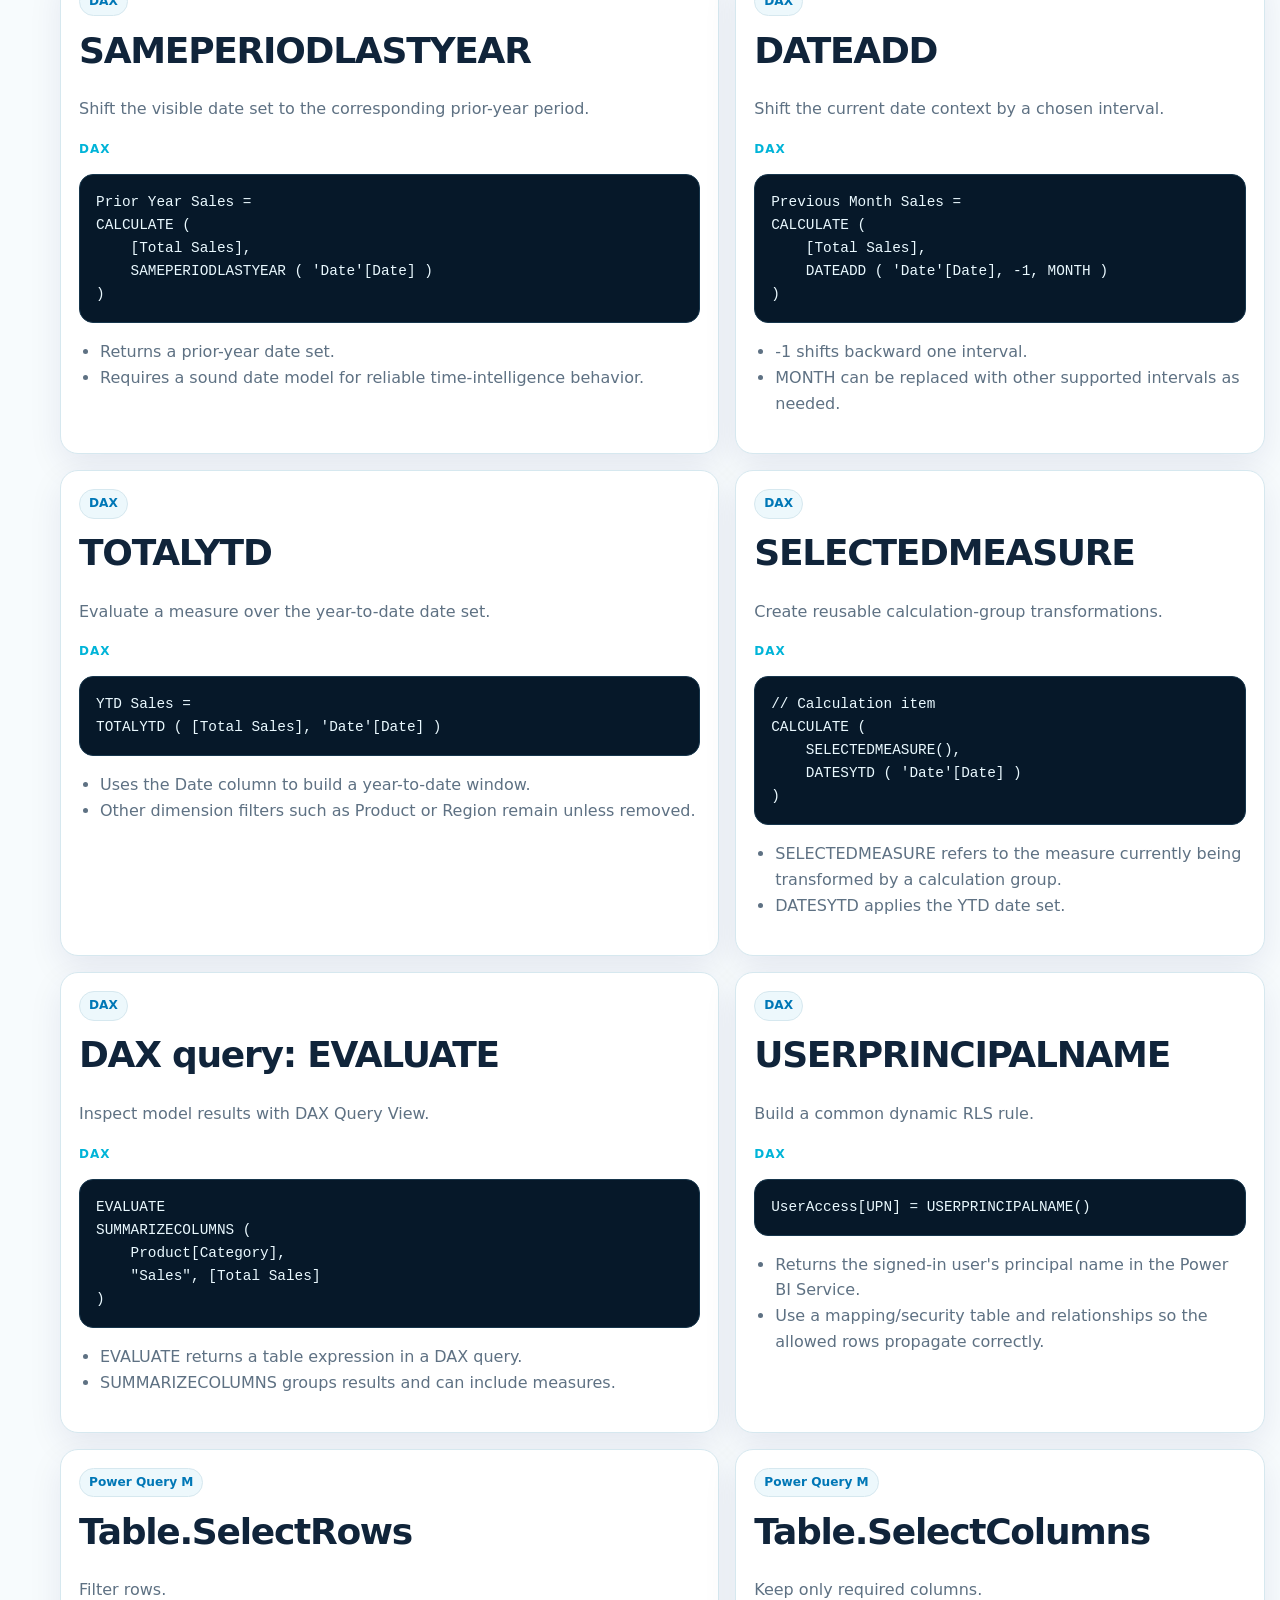
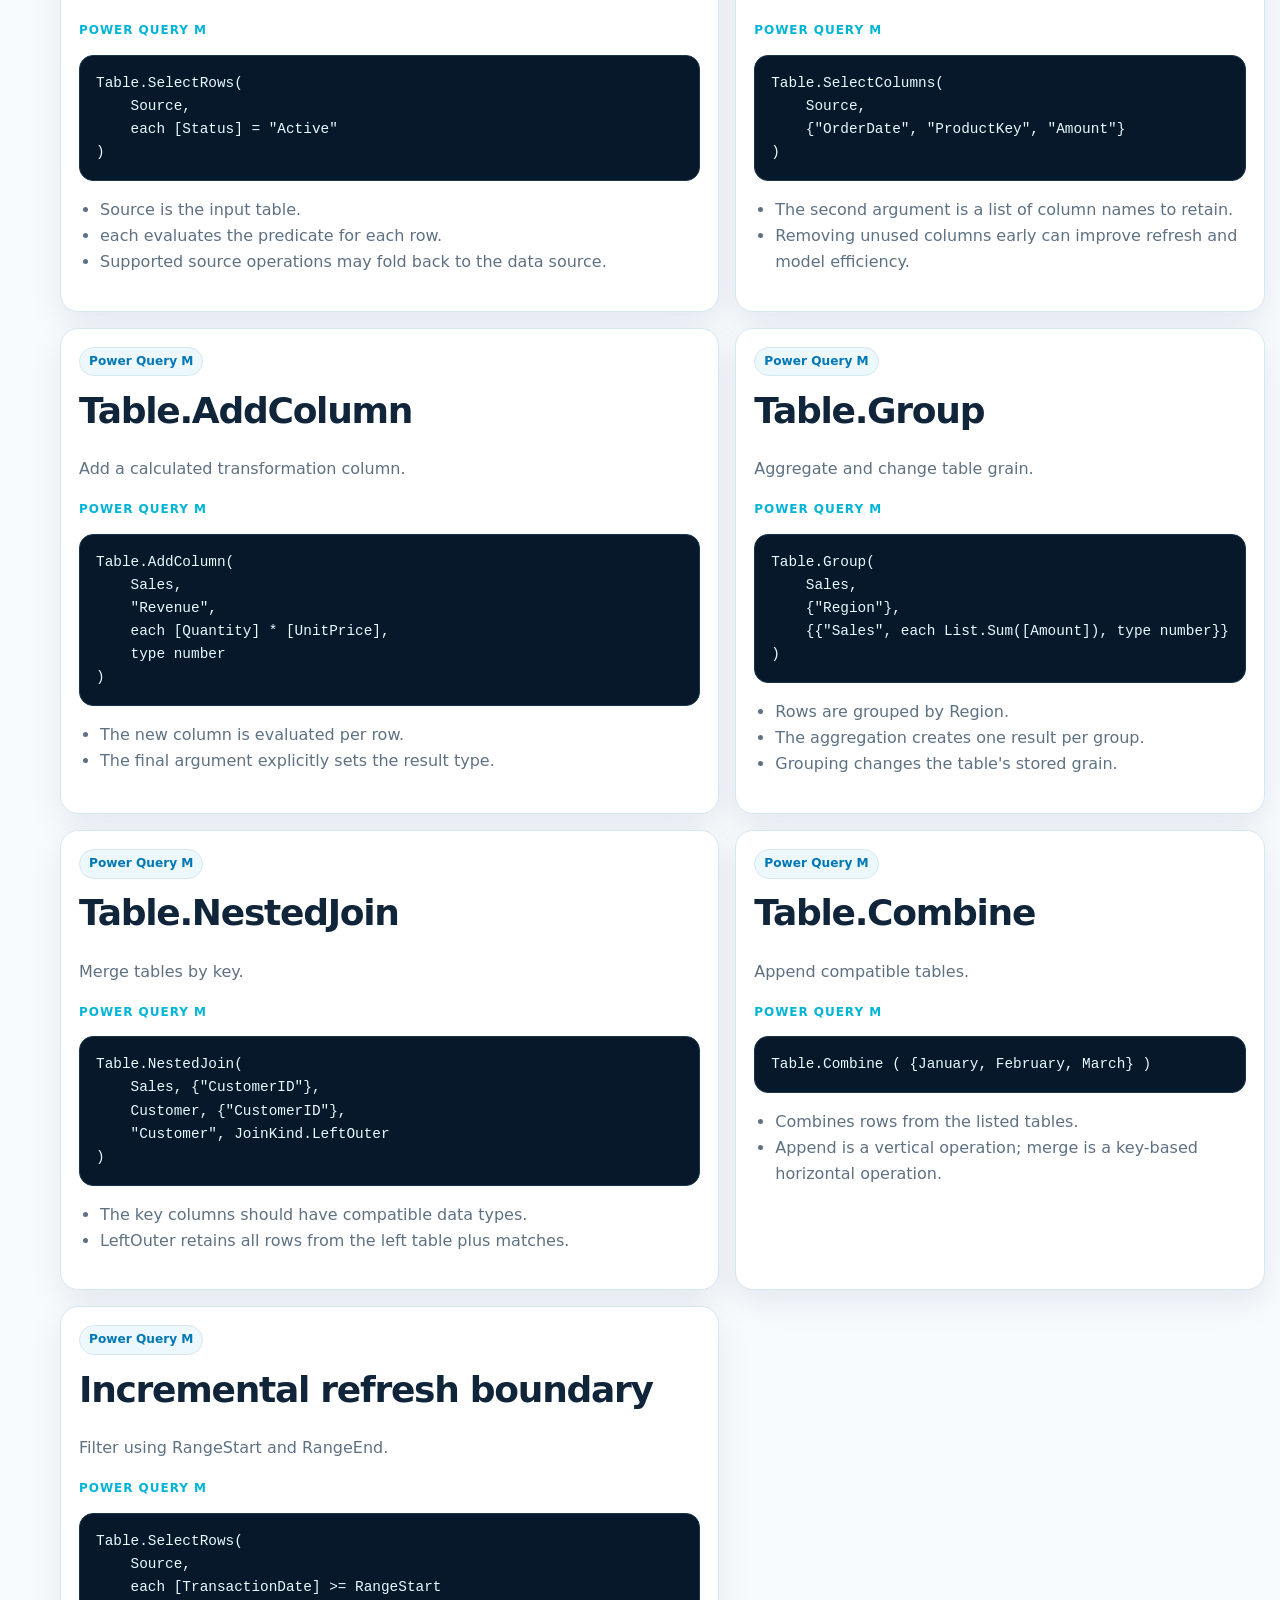
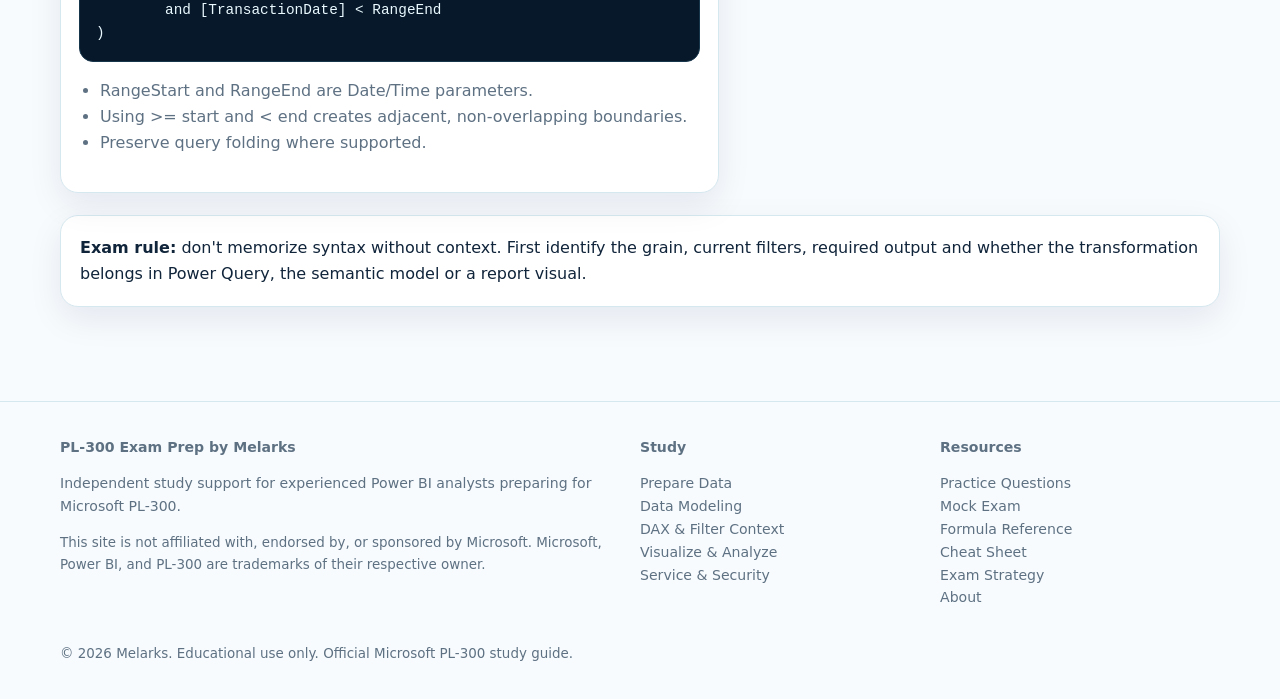
<file: formula-reference.html>
<!doctype html>
<html lang="en" data-theme="light">
<head>
<meta charset="utf-8">
<meta name="viewport" content="width=device-width,initial-scale=1">
<title>PL-300 DAX &amp; Power Query M Formula Reference | Melarks</title>
<meta name="description" content="Searchable PL-300 DAX and Power Query M formula reference with exam-focused explanations and common patterns.">
<meta name="robots" content="index,follow,max-image-preview:large">
<link rel="canonical" href="https://melarks.com/formula-reference.html">
<meta name="theme-color" content="#03045e">
<meta name="color-scheme" content="light dark">
<meta property="og:type" content="website">
<meta property="og:site_name" content="Microsoft Power BI Data Analyst PL-300 Exam Prep by Melarks">
<meta property="og:title" content="PL-300 DAX &amp; Power Query M Formula Reference | Melarks">
<meta property="og:description" content="Searchable PL-300 DAX and Power Query M formula reference with exam-focused explanations and common patterns.">
<meta property="og:url" content="https://melarks.com/formula-reference.html">
<meta property="og:image" content="https://melarks.com/assets/og-cover.png">
<meta property="og:image:alt" content="PL-300 Exam Prep by Melarks">
<meta name="twitter:card" content="summary_large_image">
<meta name="twitter:title" content="PL-300 DAX &amp; Power Query M Formula Reference | Melarks">
<meta name="twitter:description" content="Searchable PL-300 DAX and Power Query M formula reference with exam-focused explanations and common patterns.">
<meta name="twitter:image" content="https://melarks.com/assets/og-cover.png">
<link rel="icon" href="assets/favicon.svg" type="image/svg+xml">
<link rel="manifest" href="site.webmanifest">
<link rel="stylesheet" href="css/styles.css">
<script type="application/ld+json">{"@context": "https://schema.org", "@type": "WebPage", "name": "PL-300 DAX & Power Query M Formula Reference | Melarks", "description": "Searchable PL-300 DAX and Power Query M formula reference with exam-focused explanations and common patterns.", "url": "https://melarks.com/formula-reference.html", "isPartOf": {"@type": "WebSite", "name": "Microsoft Power BI Data Analyst PL-300 Exam Prep by Melarks", "url": "https://melarks.com"}}</script>

</head>
<body>
<a class="skip-link" href="#main">Skip to main content</a>
<header class="site-header">
  <div class="wrap topbar">
    <a class="brand" href="index.html" aria-label="Melarks PL-300 Exam Prep home">
      <span class="brand-mark" aria-hidden="true">PL<br>300</span>
      <span>PL-300 Prep by Melarks</span>
    </a>
    <nav class="nav" aria-label="Primary navigation"><a href="index.html">Home</a>
<a href="prepare-data.html">Study Guide</a>
<a href="formula-reference.html" aria-current="page">Formula Reference</a>
<a href="practice.html">Practice</a>
<a href="mock-exam.html">Mock Exam</a>
<a href="cheat-sheet.html">Cheat Sheet</a>
<a href="about.html">About</a></nav>
    <div style="display:flex;gap:7px">
      <button class="icon-btn" type="button" data-theme-toggle aria-label="Toggle dark and light theme">◐</button>
      <button class="menu-btn" type="button" data-menu aria-label="Open navigation menu">Menu</button>
    </div>
  </div>
</header>
<main id="main">
<section class="page-hero"><div class="wrap">
  <div class="breadcrumbs"><a href="index.html">Home</a> / Formula Reference</div>
  <span class="eyebrow">Searchable quick reference</span>
  <h1>DAX &amp; Power Query M Formula Reference</h1>
  <p>Recognize what each pattern does, what context it changes, and the exam clue that usually points to it.</p>
</div></section>
<section class="section"><div class="wrap">
  <label for="formula-search"><strong>Search formulas and concepts</strong></label>
  <input id="formula-search" class="searchbox" data-formula-search type="search" placeholder="Try CALCULATE, filter, join, RangeStart, RLS…">
  <div class="formula-grid"><article class="formula-card" data-formula-card>
      <span class="pill">DAX</span>
      <h2>SUM</h2>
      <p class="muted">Sum an existing numeric column.</p>
      
<div class="code-wrap">
  <div class="code-label">DAX</div>
  <pre class="code-block"><code>Total Sales =
SUM ( Sales[SalesAmount] )</code></pre>
  <ul class="formula-explain"><li>SUM aggregates a single existing numeric column.</li><li>Use an iterator such as SUMX when an expression must be evaluated row by row.</li></ul>
</div>
    </article><article class="formula-card" data-formula-card>
      <span class="pill">DAX</span>
      <h2>CALCULATE</h2>
      <p class="muted">Evaluate an expression after modifying filter context.</p>
      
<div class="code-wrap">
  <div class="code-label">DAX</div>
  <pre class="code-block"><code>Blue Sales =
CALCULATE (
    [Total Sales],
    Product[Color] = &quot;Blue&quot;
)</code></pre>
  <ul class="formula-explain"><li>The first argument is the expression/measure to evaluate.</li><li>Later arguments modify filter context.</li><li>CALCULATE also performs context transition when row context exists.</li></ul>
</div>
    </article><article class="formula-card" data-formula-card>
      <span class="pill">DAX</span>
      <h2>REMOVEFILTERS</h2>
      <p class="muted">Remove selected filters without clearing unrelated context.</p>
      
<div class="code-wrap">
  <div class="code-label">DAX</div>
  <pre class="code-block"><code>Category % =
DIVIDE (
    [Total Sales],
    CALCULATE ( [Total Sales], REMOVEFILTERS ( Product[Category] ) )
)</code></pre>
  <ul class="formula-explain"><li>The numerator stays in the current category.</li><li>Only Category is removed from the denominator.</li><li>Date, Region, Customer and other unrelated filters can remain.</li></ul>
</div>
    </article><article class="formula-card" data-formula-card>
      <span class="pill">DAX</span>
      <h2>KEEPFILTERS</h2>
      <p class="muted">Intersect a CALCULATE filter with an existing same-column filter.</p>
      
<div class="code-wrap">
  <div class="code-label">DAX</div>
  <pre class="code-block"><code>Red Sales (keep) =
CALCULATE (
    [Total Sales],
    KEEPFILTERS ( Product[Color] = &quot;Red&quot; )
)</code></pre>
  <ul class="formula-explain"><li>Without KEEPFILTERS, a same-column CALCULATE filter normally replaces the existing one.</li><li>KEEPFILTERS asks DAX to intersect instead.</li></ul>
</div>
    </article><article class="formula-card" data-formula-card>
      <span class="pill">DAX</span>
      <h2>ALLEXCEPT</h2>
      <p class="muted">Remove filters from a table except selected columns.</p>
      
<div class="code-wrap">
  <div class="code-label">DAX</div>
  <pre class="code-block"><code>Sales by Year Only =
CALCULATE (
    [Total Sales],
    ALLEXCEPT ( &#x27;Date&#x27;, &#x27;Date&#x27;[Year] )
)</code></pre>
  <ul class="formula-explain"><li>Filters on other Date-table columns are removed.</li><li>The Year filter is retained.</li><li>Filters from unrelated tables are not automatically removed.</li></ul>
</div>
    </article><article class="formula-card" data-formula-card>
      <span class="pill">DAX</span>
      <h2>SUMX</h2>
      <p class="muted">Iterate a table and sum an expression.</p>
      
<div class="code-wrap">
  <div class="code-label">DAX</div>
  <pre class="code-block"><code>Revenue =
SUMX (
    Sales,
    Sales[Quantity] * Sales[UnitPrice]
)</code></pre>
  <ul class="formula-explain"><li>SUMX creates row context over Sales.</li><li>The expression is calculated for each row and then summed.</li></ul>
</div>
    </article><article class="formula-card" data-formula-card>
      <span class="pill">DAX</span>
      <h2>AVERAGEX + VALUES</h2>
      <p class="muted">Average aggregated results at a chosen entity grain.</p>
      
<div class="code-wrap">
  <div class="code-label">DAX</div>
  <pre class="code-block"><code>Average Customer Sales =
AVERAGEX (
    VALUES ( Customer[CustomerID] ),
    [Total Sales]
)</code></pre>
  <ul class="formula-explain"><li>VALUES returns distinct customers in current filter context.</li><li>AVERAGEX evaluates [Total Sales] for each customer and averages those totals.</li></ul>
</div>
    </article><article class="formula-card" data-formula-card>
      <span class="pill">DAX</span>
      <h2>FILTER</h2>
      <p class="muted">Return a filtered table expression.</p>
      
<div class="code-wrap">
  <div class="code-label">DAX</div>
  <pre class="code-block"><code>High Value Sales =
CALCULATE (
    [Total Sales],
    FILTER ( Sales, Sales[SalesAmount] &gt; 1000 )
)</code></pre>
  <ul class="formula-explain"><li>FILTER evaluates its condition row by row and returns a table.</li><li>Use simple Boolean CALCULATE filters when they can express the requirement more directly.</li></ul>
</div>
    </article><article class="formula-card" data-formula-card>
      <span class="pill">DAX</span>
      <h2>DIVIDE</h2>
      <p class="muted">Perform safe division.</p>
      
<div class="code-wrap">
  <div class="code-label">DAX</div>
  <pre class="code-block"><code>Margin % =
DIVIDE ( [Profit], [Revenue] )</code></pre>
  <ul class="formula-explain"><li>DIVIDE safely handles zero/blank denominators.</li><li>An optional third argument can define the alternate result.</li></ul>
</div>
    </article><article class="formula-card" data-formula-card>
      <span class="pill">DAX</span>
      <h2>USERELATIONSHIP</h2>
      <p class="muted">Activate an existing inactive relationship for one calculation.</p>
      
<div class="code-wrap">
  <div class="code-label">DAX</div>
  <pre class="code-block"><code>Shipped Sales =
CALCULATE (
    [Total Sales],
    USERELATIONSHIP ( &#x27;Date&#x27;[Date], Sales[ShipDate] )
)</code></pre>
  <ul class="formula-explain"><li>The inactive relationship is used for this calculation.</li><li>The model&#x27;s active relationship is not permanently changed.</li></ul>
</div>
    </article><article class="formula-card" data-formula-card>
      <span class="pill">DAX</span>
      <h2>SAMEPERIODLASTYEAR</h2>
      <p class="muted">Shift the visible date set to the corresponding prior-year period.</p>
      
<div class="code-wrap">
  <div class="code-label">DAX</div>
  <pre class="code-block"><code>Prior Year Sales =
CALCULATE (
    [Total Sales],
    SAMEPERIODLASTYEAR ( &#x27;Date&#x27;[Date] )
)</code></pre>
  <ul class="formula-explain"><li>Returns a prior-year date set.</li><li>Requires a sound date model for reliable time-intelligence behavior.</li></ul>
</div>
    </article><article class="formula-card" data-formula-card>
      <span class="pill">DAX</span>
      <h2>DATEADD</h2>
      <p class="muted">Shift the current date context by a chosen interval.</p>
      
<div class="code-wrap">
  <div class="code-label">DAX</div>
  <pre class="code-block"><code>Previous Month Sales =
CALCULATE (
    [Total Sales],
    DATEADD ( &#x27;Date&#x27;[Date], -1, MONTH )
)</code></pre>
  <ul class="formula-explain"><li>-1 shifts backward one interval.</li><li>MONTH can be replaced with other supported intervals as needed.</li></ul>
</div>
    </article><article class="formula-card" data-formula-card>
      <span class="pill">DAX</span>
      <h2>TOTALYTD</h2>
      <p class="muted">Evaluate a measure over the year-to-date date set.</p>
      
<div class="code-wrap">
  <div class="code-label">DAX</div>
  <pre class="code-block"><code>YTD Sales =
TOTALYTD ( [Total Sales], &#x27;Date&#x27;[Date] )</code></pre>
  <ul class="formula-explain"><li>Uses the Date column to build a year-to-date window.</li><li>Other dimension filters such as Product or Region remain unless removed.</li></ul>
</div>
    </article><article class="formula-card" data-formula-card>
      <span class="pill">DAX</span>
      <h2>SELECTEDMEASURE</h2>
      <p class="muted">Create reusable calculation-group transformations.</p>
      
<div class="code-wrap">
  <div class="code-label">DAX</div>
  <pre class="code-block"><code>// Calculation item
CALCULATE (
    SELECTEDMEASURE(),
    DATESYTD ( &#x27;Date&#x27;[Date] )
)</code></pre>
  <ul class="formula-explain"><li>SELECTEDMEASURE refers to the measure currently being transformed by a calculation group.</li><li>DATESYTD applies the YTD date set.</li></ul>
</div>
    </article><article class="formula-card" data-formula-card>
      <span class="pill">DAX</span>
      <h2>DAX query: EVALUATE</h2>
      <p class="muted">Inspect model results with DAX Query View.</p>
      
<div class="code-wrap">
  <div class="code-label">DAX</div>
  <pre class="code-block"><code>EVALUATE
SUMMARIZECOLUMNS (
    Product[Category],
    &quot;Sales&quot;, [Total Sales]
)</code></pre>
  <ul class="formula-explain"><li>EVALUATE returns a table expression in a DAX query.</li><li>SUMMARIZECOLUMNS groups results and can include measures.</li></ul>
</div>
    </article><article class="formula-card" data-formula-card>
      <span class="pill">DAX</span>
      <h2>USERPRINCIPALNAME</h2>
      <p class="muted">Build a common dynamic RLS rule.</p>
      
<div class="code-wrap">
  <div class="code-label">DAX</div>
  <pre class="code-block"><code>UserAccess[UPN] = USERPRINCIPALNAME()</code></pre>
  <ul class="formula-explain"><li>Returns the signed-in user&#x27;s principal name in the Power BI Service.</li><li>Use a mapping/security table and relationships so the allowed rows propagate correctly.</li></ul>
</div>
    </article><article class="formula-card" data-formula-card>
      <span class="pill">Power Query M</span>
      <h2>Table.SelectRows</h2>
      <p class="muted">Filter rows.</p>
      
<div class="code-wrap">
  <div class="code-label">Power Query M</div>
  <pre class="code-block"><code>Table.SelectRows(
    Source,
    each [Status] = &quot;Active&quot;
)</code></pre>
  <ul class="formula-explain"><li>Source is the input table.</li><li>each evaluates the predicate for each row.</li><li>Supported source operations may fold back to the data source.</li></ul>
</div>
    </article><article class="formula-card" data-formula-card>
      <span class="pill">Power Query M</span>
      <h2>Table.SelectColumns</h2>
      <p class="muted">Keep only required columns.</p>
      
<div class="code-wrap">
  <div class="code-label">Power Query M</div>
  <pre class="code-block"><code>Table.SelectColumns(
    Source,
    {&quot;OrderDate&quot;, &quot;ProductKey&quot;, &quot;Amount&quot;}
)</code></pre>
  <ul class="formula-explain"><li>The second argument is a list of column names to retain.</li><li>Removing unused columns early can improve refresh and model efficiency.</li></ul>
</div>
    </article><article class="formula-card" data-formula-card>
      <span class="pill">Power Query M</span>
      <h2>Table.AddColumn</h2>
      <p class="muted">Add a calculated transformation column.</p>
      
<div class="code-wrap">
  <div class="code-label">Power Query M</div>
  <pre class="code-block"><code>Table.AddColumn(
    Sales,
    &quot;Revenue&quot;,
    each [Quantity] * [UnitPrice],
    type number
)</code></pre>
  <ul class="formula-explain"><li>The new column is evaluated per row.</li><li>The final argument explicitly sets the result type.</li></ul>
</div>
    </article><article class="formula-card" data-formula-card>
      <span class="pill">Power Query M</span>
      <h2>Table.Group</h2>
      <p class="muted">Aggregate and change table grain.</p>
      
<div class="code-wrap">
  <div class="code-label">Power Query M</div>
  <pre class="code-block"><code>Table.Group(
    Sales,
    {&quot;Region&quot;},
    {{&quot;Sales&quot;, each List.Sum([Amount]), type number}}
)</code></pre>
  <ul class="formula-explain"><li>Rows are grouped by Region.</li><li>The aggregation creates one result per group.</li><li>Grouping changes the table&#x27;s stored grain.</li></ul>
</div>
    </article><article class="formula-card" data-formula-card>
      <span class="pill">Power Query M</span>
      <h2>Table.NestedJoin</h2>
      <p class="muted">Merge tables by key.</p>
      
<div class="code-wrap">
  <div class="code-label">Power Query M</div>
  <pre class="code-block"><code>Table.NestedJoin(
    Sales, {&quot;CustomerID&quot;},
    Customer, {&quot;CustomerID&quot;},
    &quot;Customer&quot;, JoinKind.LeftOuter
)</code></pre>
  <ul class="formula-explain"><li>The key columns should have compatible data types.</li><li>LeftOuter retains all rows from the left table plus matches.</li></ul>
</div>
    </article><article class="formula-card" data-formula-card>
      <span class="pill">Power Query M</span>
      <h2>Table.Combine</h2>
      <p class="muted">Append compatible tables.</p>
      
<div class="code-wrap">
  <div class="code-label">Power Query M</div>
  <pre class="code-block"><code>Table.Combine ( {January, February, March} )</code></pre>
  <ul class="formula-explain"><li>Combines rows from the listed tables.</li><li>Append is a vertical operation; merge is a key-based horizontal operation.</li></ul>
</div>
    </article><article class="formula-card" data-formula-card>
      <span class="pill">Power Query M</span>
      <h2>Incremental refresh boundary</h2>
      <p class="muted">Filter using RangeStart and RangeEnd.</p>
      
<div class="code-wrap">
  <div class="code-label">Power Query M</div>
  <pre class="code-block"><code>Table.SelectRows(
    Source,
    each [TransactionDate] &gt;= RangeStart
        and [TransactionDate] &lt; RangeEnd
)</code></pre>
  <ul class="formula-explain"><li>RangeStart and RangeEnd are Date/Time parameters.</li><li>Using &gt;= start and &lt; end creates adjacent, non-overlapping boundaries.</li><li>Preserve query folding where supported.</li></ul>
</div>
    </article></div>
  <div class="notice" style="margin-top:22px"><strong>Exam rule:</strong> don't memorize syntax without context. First identify the grain, current filters, required output and whether the transformation belongs in Power Query, the semantic model or a report visual.</div>
</div></section>
</main>
<footer class="footer">
  <div class="wrap footer-grid">
    <div>
      <strong>PL-300 Exam Prep by Melarks</strong>
      <p>Independent study support for experienced Power BI analysts preparing for Microsoft PL-300.</p>
      <p class="small">This site is not affiliated with, endorsed by, or sponsored by Microsoft. Microsoft, Power BI, and PL-300 are trademarks of their respective owner.</p>
    </div>
    <div>
      <strong>Study</strong>
      <p><a href="prepare-data.html">Prepare Data</a><br>
      <a href="data-modeling.html">Data Modeling</a><br>
      <a href="dax-filter-context.html">DAX &amp; Filter Context</a><br>
      <a href="visualize-analyze.html">Visualize &amp; Analyze</a><br>
      <a href="service-security.html">Service &amp; Security</a></p>
    </div>
    <div>
      <strong>Resources</strong>
      <p><a href="practice.html">Practice Questions</a><br>
      <a href="mock-exam.html">Mock Exam</a><br>
      <a href="formula-reference.html">Formula Reference</a><br>
      <a href="cheat-sheet.html">Cheat Sheet</a><br>
      <a href="exam-strategy.html">Exam Strategy</a><br>
      <a href="about.html">About</a></p>
    </div>
  </div>
  <div class="wrap small" style="margin-top:20px">
    © <span data-year>2026</span> Melarks. Educational use only. 
    <a href="https://learn.microsoft.com/en-us/credentials/certifications/resources/study-guides/pl-300" rel="noopener">Official Microsoft PL-300 study guide</a>.
  </div>
</footer>
<script src="js/app.js" defer></script>
</body>
</html>
</file>
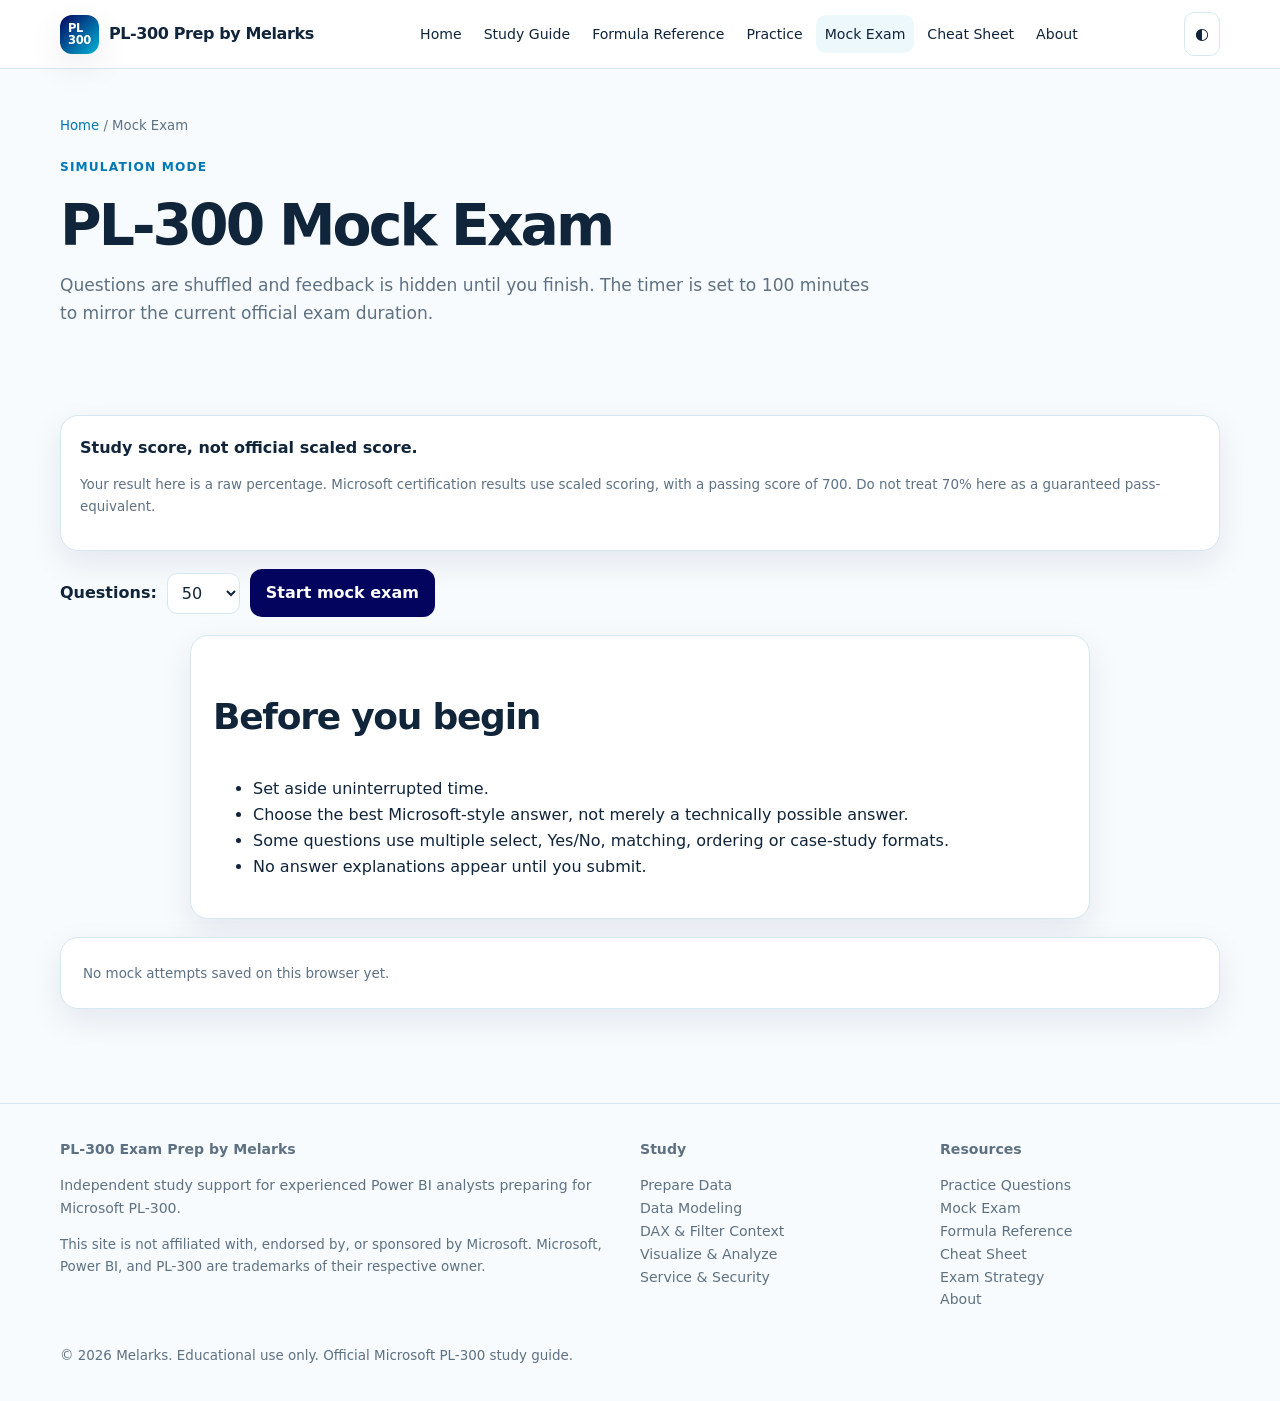
<file: mock-exam.html>
<!doctype html>
<html lang="en" data-theme="light">
<head>
<meta charset="utf-8">
<meta name="viewport" content="width=device-width,initial-scale=1">
<title>PL-300 Mock Exam — Timed Practice | Melarks</title>
<meta name="description" content="Timed PL-300 mock exam with shuffled questions, multiple exam-style formats, final scoring and incorrect-answer review.">
<meta name="robots" content="index,follow,max-image-preview:large">
<link rel="canonical" href="https://melarks.com/mock-exam.html">
<meta name="theme-color" content="#03045e">
<meta name="color-scheme" content="light dark">
<meta property="og:type" content="website">
<meta property="og:site_name" content="Microsoft Power BI Data Analyst PL-300 Exam Prep by Melarks">
<meta property="og:title" content="PL-300 Mock Exam — Timed Practice | Melarks">
<meta property="og:description" content="Timed PL-300 mock exam with shuffled questions, multiple exam-style formats, final scoring and incorrect-answer review.">
<meta property="og:url" content="https://melarks.com/mock-exam.html">
<meta property="og:image" content="https://melarks.com/assets/og-cover.png">
<meta property="og:image:alt" content="PL-300 Exam Prep by Melarks">
<meta name="twitter:card" content="summary_large_image">
<meta name="twitter:title" content="PL-300 Mock Exam — Timed Practice | Melarks">
<meta name="twitter:description" content="Timed PL-300 mock exam with shuffled questions, multiple exam-style formats, final scoring and incorrect-answer review.">
<meta name="twitter:image" content="https://melarks.com/assets/og-cover.png">
<link rel="icon" href="assets/favicon.svg" type="image/svg+xml">
<link rel="manifest" href="site.webmanifest">
<link rel="stylesheet" href="css/styles.css">
<script type="application/ld+json">{"@context": "https://schema.org", "@type": "WebPage", "name": "PL-300 Mock Exam — Timed Practice | Melarks", "description": "Timed PL-300 mock exam with shuffled questions, multiple exam-style formats, final scoring and incorrect-answer review.", "url": "https://melarks.com/mock-exam.html", "isPartOf": {"@type": "WebSite", "name": "Microsoft Power BI Data Analyst PL-300 Exam Prep by Melarks", "url": "https://melarks.com"}}</script>

</head>
<body>
<a class="skip-link" href="#main">Skip to main content</a>
<header class="site-header">
  <div class="wrap topbar">
    <a class="brand" href="index.html" aria-label="Melarks PL-300 Exam Prep home">
      <span class="brand-mark" aria-hidden="true">PL<br>300</span>
      <span>PL-300 Prep by Melarks</span>
    </a>
    <nav class="nav" aria-label="Primary navigation"><a href="index.html">Home</a>
<a href="prepare-data.html">Study Guide</a>
<a href="formula-reference.html">Formula Reference</a>
<a href="practice.html">Practice</a>
<a href="mock-exam.html" aria-current="page">Mock Exam</a>
<a href="cheat-sheet.html">Cheat Sheet</a>
<a href="about.html">About</a></nav>
    <div style="display:flex;gap:7px">
      <button class="icon-btn" type="button" data-theme-toggle aria-label="Toggle dark and light theme">◐</button>
      <button class="menu-btn" type="button" data-menu aria-label="Open navigation menu">Menu</button>
    </div>
  </div>
</header>
<main id="main">
<section class="page-hero"><div class="wrap">
  <div class="breadcrumbs"><a href="index.html">Home</a> / Mock Exam</div>
  <span class="eyebrow">Simulation mode</span>
  <h1>PL-300 Mock Exam</h1>
  <p>Questions are shuffled and feedback is hidden until you finish. The timer is set to 100 minutes to mirror the current official exam duration.</p>
</div></section>
<section class="section"><div class="wrap">
  <div class="notice">
    <strong>Study score, not official scaled score.</strong>
    <p class="small">Your result here is a raw percentage. Microsoft certification results use scaled scoring, with a passing score of 700. Do not treat 70% here as a guaranteed pass-equivalent.</p>
  </div>
  <div class="practice-toolbar no-print">
    <label for="mock-count"><strong>Questions:</strong></label>
    <select id="mock-count" data-mock-count>
      <option value="25">25</option>
      <option value="40">40</option>
      <option value="50" selected>50</option>
      <option value="75">75</option>
      <option value="100">100</option>
    </select>
    <button class="btn" type="button" data-start-mock>Start mock exam</button>
  </div>
  <div class="mock-shell" data-mock-root>
    <div class="card"><h2>Before you begin</h2><ul><li>Set aside uninterrupted time.</li><li>Choose the best Microsoft-style answer, not merely a technically possible answer.</li><li>Some questions use multiple select, Yes/No, matching, ordering or case-study formats.</li><li>No answer explanations appear until you submit.</li></ul></div>
  </div>
  <div class="card" data-mock-history style="margin-top:18px"></div>
</div></section>
</main>
<footer class="footer">
  <div class="wrap footer-grid">
    <div>
      <strong>PL-300 Exam Prep by Melarks</strong>
      <p>Independent study support for experienced Power BI analysts preparing for Microsoft PL-300.</p>
      <p class="small">This site is not affiliated with, endorsed by, or sponsored by Microsoft. Microsoft, Power BI, and PL-300 are trademarks of their respective owner.</p>
    </div>
    <div>
      <strong>Study</strong>
      <p><a href="prepare-data.html">Prepare Data</a><br>
      <a href="data-modeling.html">Data Modeling</a><br>
      <a href="dax-filter-context.html">DAX &amp; Filter Context</a><br>
      <a href="visualize-analyze.html">Visualize &amp; Analyze</a><br>
      <a href="service-security.html">Service &amp; Security</a></p>
    </div>
    <div>
      <strong>Resources</strong>
      <p><a href="practice.html">Practice Questions</a><br>
      <a href="mock-exam.html">Mock Exam</a><br>
      <a href="formula-reference.html">Formula Reference</a><br>
      <a href="cheat-sheet.html">Cheat Sheet</a><br>
      <a href="exam-strategy.html">Exam Strategy</a><br>
      <a href="about.html">About</a></p>
    </div>
  </div>
  <div class="wrap small" style="margin-top:20px">
    © <span data-year>2026</span> Melarks. Educational use only. 
    <a href="https://learn.microsoft.com/en-us/credentials/certifications/resources/study-guides/pl-300" rel="noopener">Official Microsoft PL-300 study guide</a>.
  </div>
</footer>
<script src="js/app.js" defer></script>
<script src="js/questions.js" defer></script>
<script src="js/mock.js" defer></script>
</body>
</html>
</file>
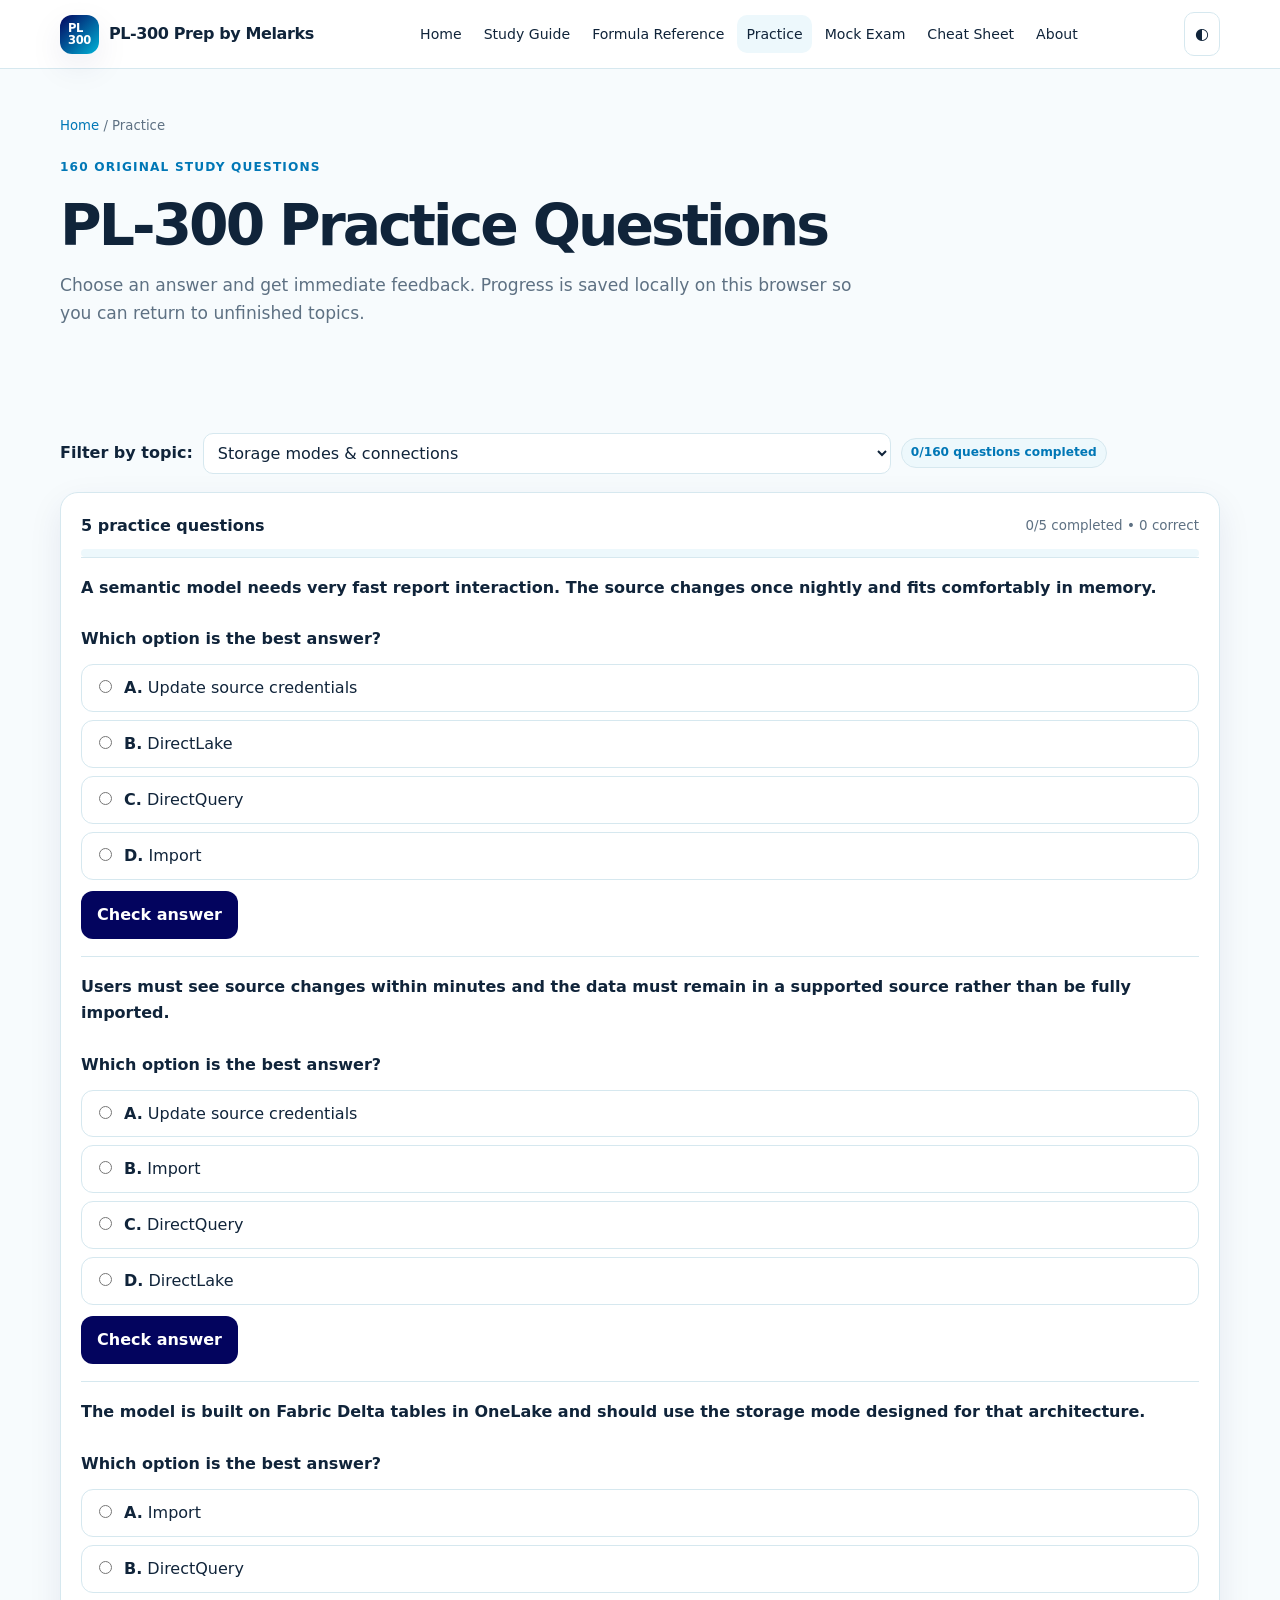
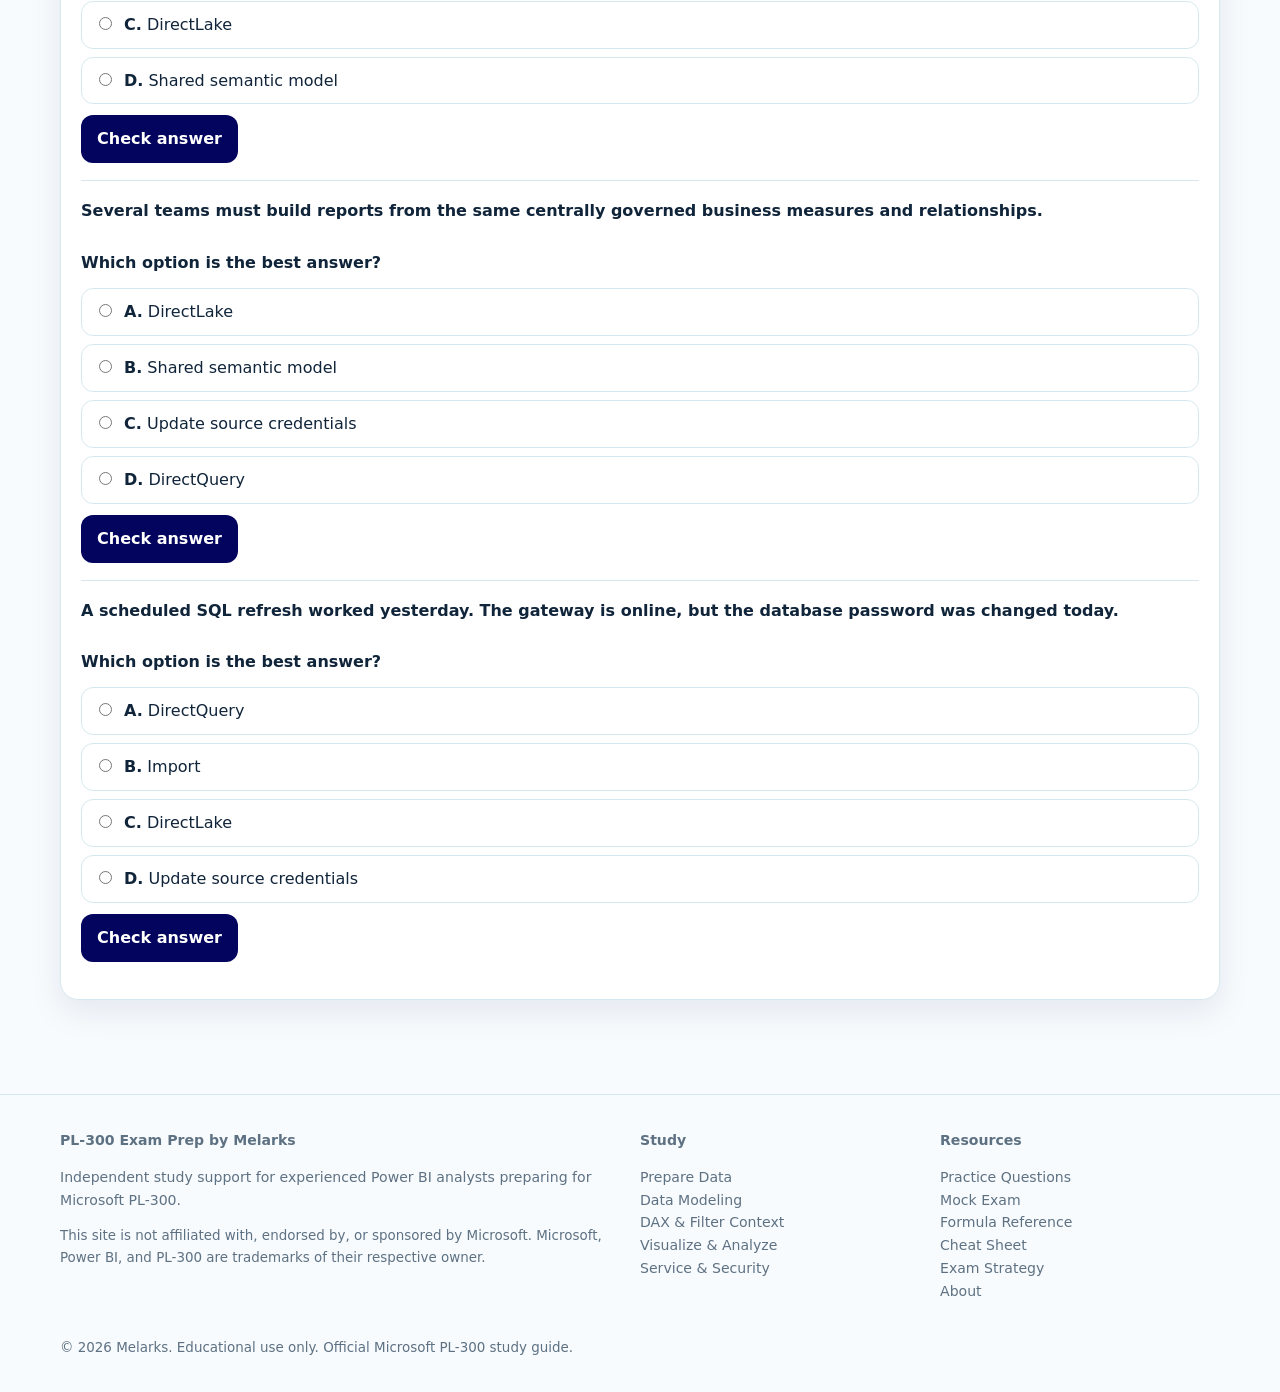
<file: practice.html>
<!doctype html>
<html lang="en" data-theme="light">
<head>
<meta charset="utf-8">
<meta name="viewport" content="width=device-width,initial-scale=1">
<title>PL-300 Practice Questions with Explanations | Melarks</title>
<meta name="description" content="Practice 160 original PL-300 exam-style questions with immediate feedback, explanations, topic filters and local progress tracking.">
<meta name="robots" content="index,follow,max-image-preview:large">
<link rel="canonical" href="https://melarks.com/practice.html">
<meta name="theme-color" content="#03045e">
<meta name="color-scheme" content="light dark">
<meta property="og:type" content="website">
<meta property="og:site_name" content="Microsoft Power BI Data Analyst PL-300 Exam Prep by Melarks">
<meta property="og:title" content="PL-300 Practice Questions with Explanations | Melarks">
<meta property="og:description" content="Practice 160 original PL-300 exam-style questions with immediate feedback, explanations, topic filters and local progress tracking.">
<meta property="og:url" content="https://melarks.com/practice.html">
<meta property="og:image" content="https://melarks.com/assets/og-cover.png">
<meta property="og:image:alt" content="PL-300 Exam Prep by Melarks">
<meta name="twitter:card" content="summary_large_image">
<meta name="twitter:title" content="PL-300 Practice Questions with Explanations | Melarks">
<meta name="twitter:description" content="Practice 160 original PL-300 exam-style questions with immediate feedback, explanations, topic filters and local progress tracking.">
<meta name="twitter:image" content="https://melarks.com/assets/og-cover.png">
<link rel="icon" href="assets/favicon.svg" type="image/svg+xml">
<link rel="manifest" href="site.webmanifest">
<link rel="stylesheet" href="css/styles.css">
<script type="application/ld+json">{"@context": "https://schema.org", "@type": "WebPage", "name": "PL-300 Practice Questions with Explanations | Melarks", "description": "Practice 160 original PL-300 exam-style questions with immediate feedback, explanations, topic filters and local progress tracking.", "url": "https://melarks.com/practice.html", "isPartOf": {"@type": "WebSite", "name": "Microsoft Power BI Data Analyst PL-300 Exam Prep by Melarks", "url": "https://melarks.com"}}</script>

</head>
<body>
<a class="skip-link" href="#main">Skip to main content</a>
<header class="site-header">
  <div class="wrap topbar">
    <a class="brand" href="index.html" aria-label="Melarks PL-300 Exam Prep home">
      <span class="brand-mark" aria-hidden="true">PL<br>300</span>
      <span>PL-300 Prep by Melarks</span>
    </a>
    <nav class="nav" aria-label="Primary navigation"><a href="index.html">Home</a>
<a href="prepare-data.html">Study Guide</a>
<a href="formula-reference.html">Formula Reference</a>
<a href="practice.html" aria-current="page">Practice</a>
<a href="mock-exam.html">Mock Exam</a>
<a href="cheat-sheet.html">Cheat Sheet</a>
<a href="about.html">About</a></nav>
    <div style="display:flex;gap:7px">
      <button class="icon-btn" type="button" data-theme-toggle aria-label="Toggle dark and light theme">◐</button>
      <button class="menu-btn" type="button" data-menu aria-label="Open navigation menu">Menu</button>
    </div>
  </div>
</header>
<main id="main">
<section class="page-hero"><div class="wrap">
  <div class="breadcrumbs"><a href="index.html">Home</a> / Practice</div>
  <span class="eyebrow">160 original study questions</span>
  <h1>PL-300 Practice Questions</h1>
  <p>Choose an answer and get immediate feedback. Progress is saved locally on this browser so you can return to unfinished topics.</p>
</div></section>
<section class="section"><div class="wrap">
  <div class="practice-toolbar">
    <label for="topic-filter"><strong>Filter by topic:</strong></label>
    <select id="topic-filter" data-topic-filter aria-label="Filter practice questions by topic"></select>
    <span class="pill" data-global-progress>0/160 questions completed</span>
  </div>
  <div class="quiz-shell" data-practice-root></div>
</div></section>
</main>
<footer class="footer">
  <div class="wrap footer-grid">
    <div>
      <strong>PL-300 Exam Prep by Melarks</strong>
      <p>Independent study support for experienced Power BI analysts preparing for Microsoft PL-300.</p>
      <p class="small">This site is not affiliated with, endorsed by, or sponsored by Microsoft. Microsoft, Power BI, and PL-300 are trademarks of their respective owner.</p>
    </div>
    <div>
      <strong>Study</strong>
      <p><a href="prepare-data.html">Prepare Data</a><br>
      <a href="data-modeling.html">Data Modeling</a><br>
      <a href="dax-filter-context.html">DAX &amp; Filter Context</a><br>
      <a href="visualize-analyze.html">Visualize &amp; Analyze</a><br>
      <a href="service-security.html">Service &amp; Security</a></p>
    </div>
    <div>
      <strong>Resources</strong>
      <p><a href="practice.html">Practice Questions</a><br>
      <a href="mock-exam.html">Mock Exam</a><br>
      <a href="formula-reference.html">Formula Reference</a><br>
      <a href="cheat-sheet.html">Cheat Sheet</a><br>
      <a href="exam-strategy.html">Exam Strategy</a><br>
      <a href="about.html">About</a></p>
    </div>
  </div>
  <div class="wrap small" style="margin-top:20px">
    © <span data-year>2026</span> Melarks. Educational use only. 
    <a href="https://learn.microsoft.com/en-us/credentials/certifications/resources/study-guides/pl-300" rel="noopener">Official Microsoft PL-300 study guide</a>.
  </div>
</footer>
<script src="js/app.js" defer></script>
<script src="js/topics.js" defer></script>
<script src="js/questions.js" defer></script>
<script src="js/practice.js" defer></script>
</body>
</html>
</file>
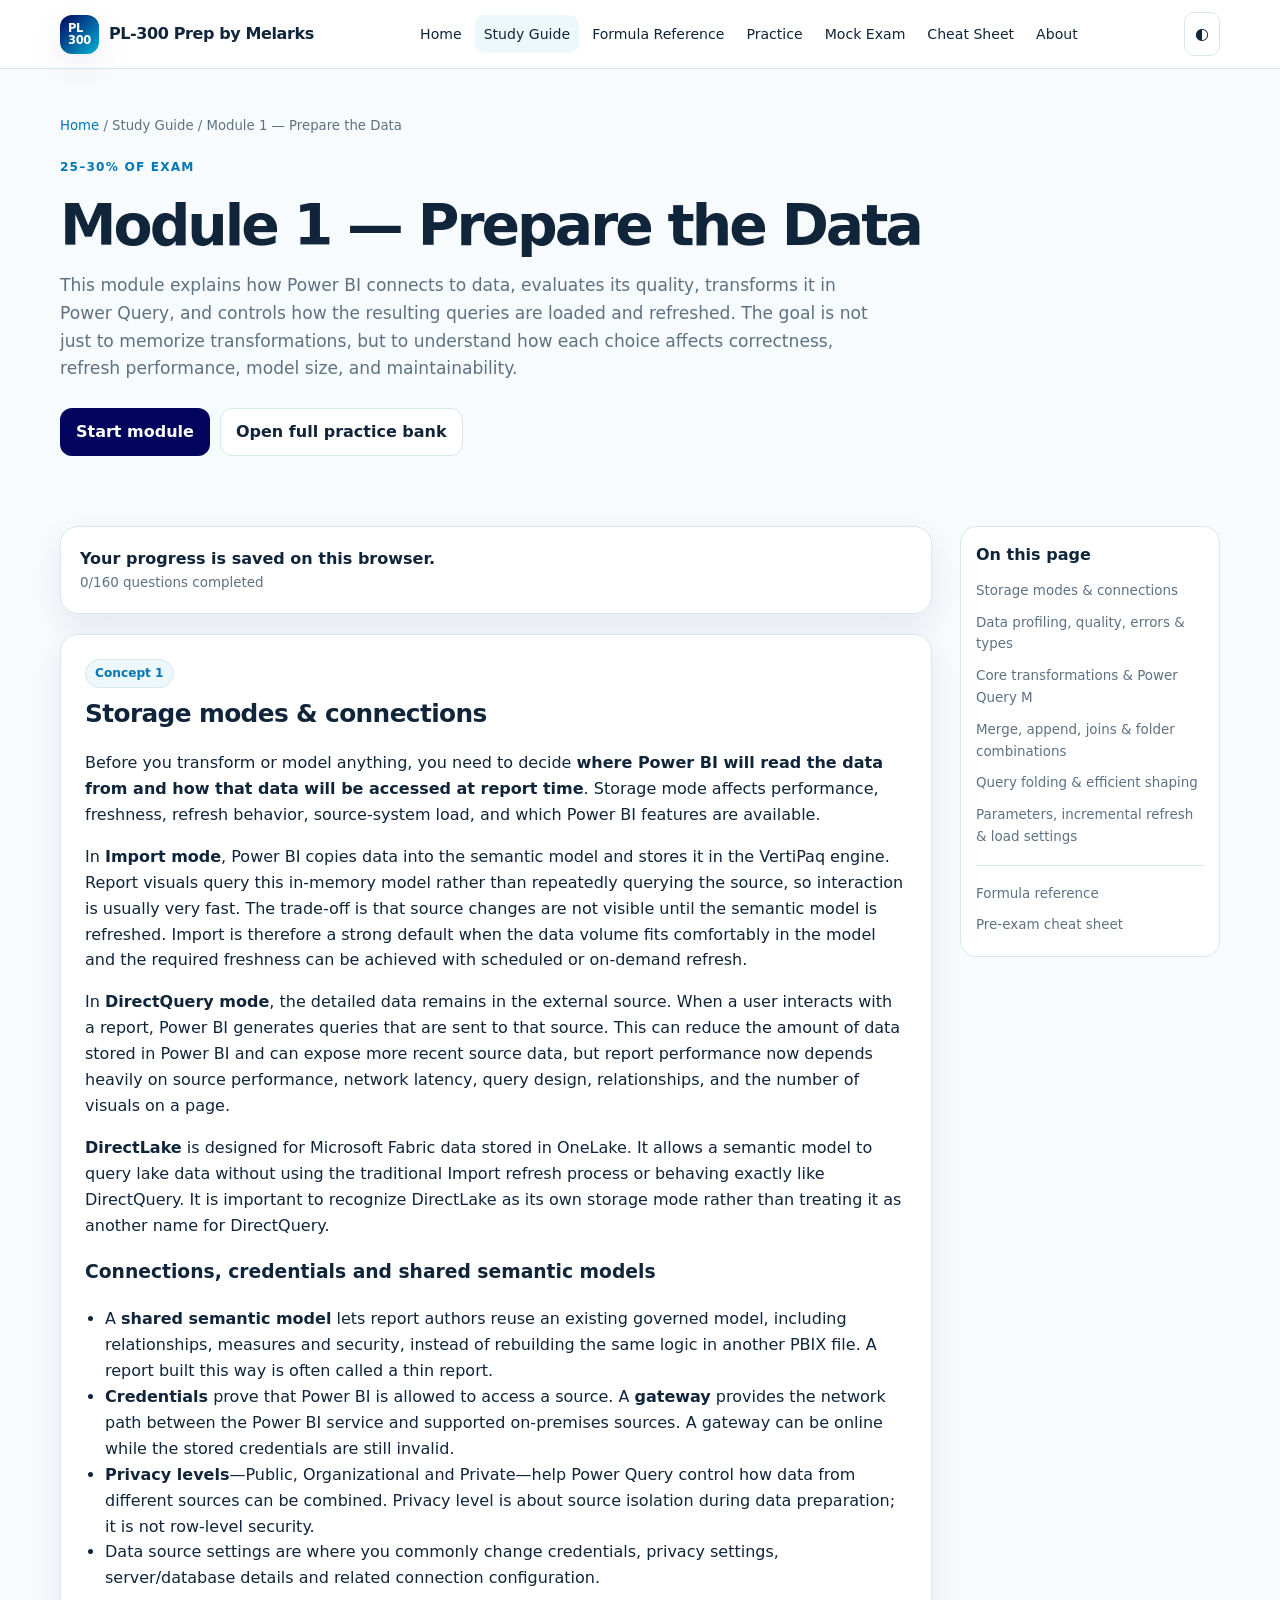
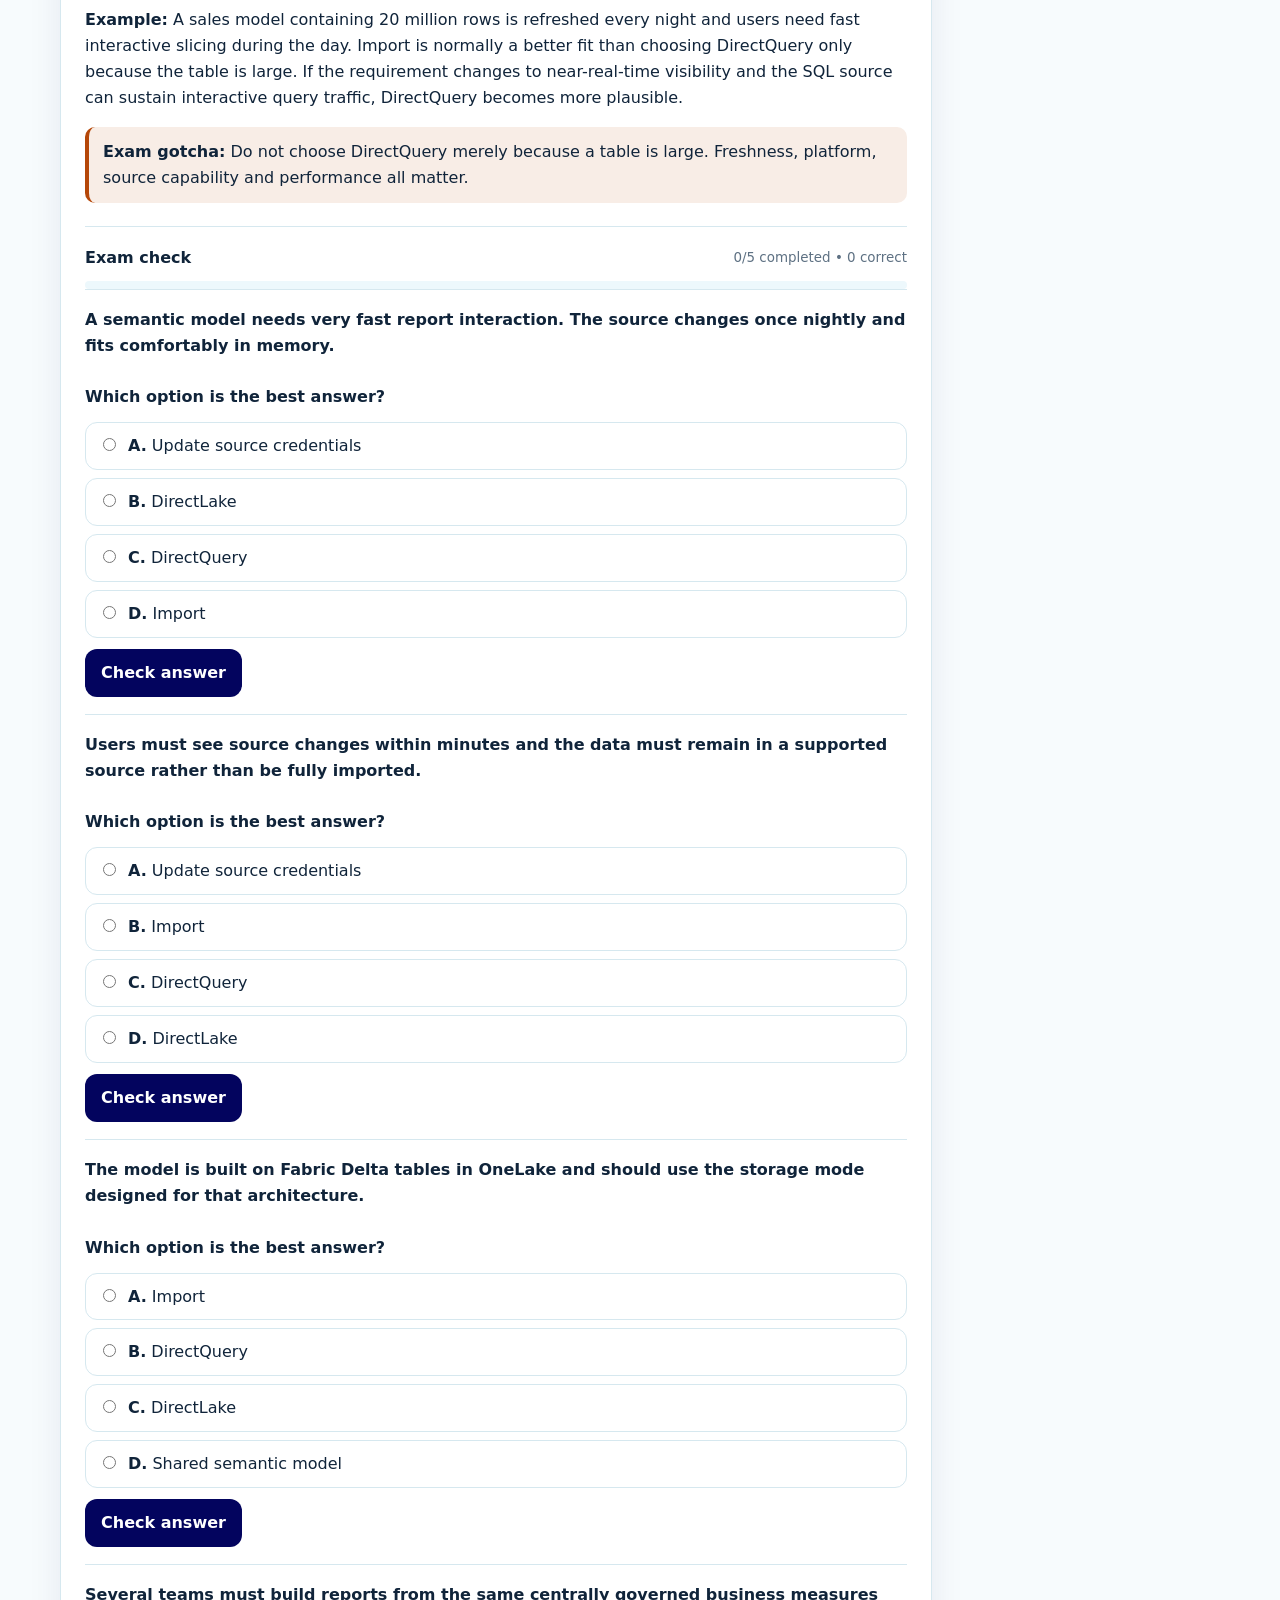
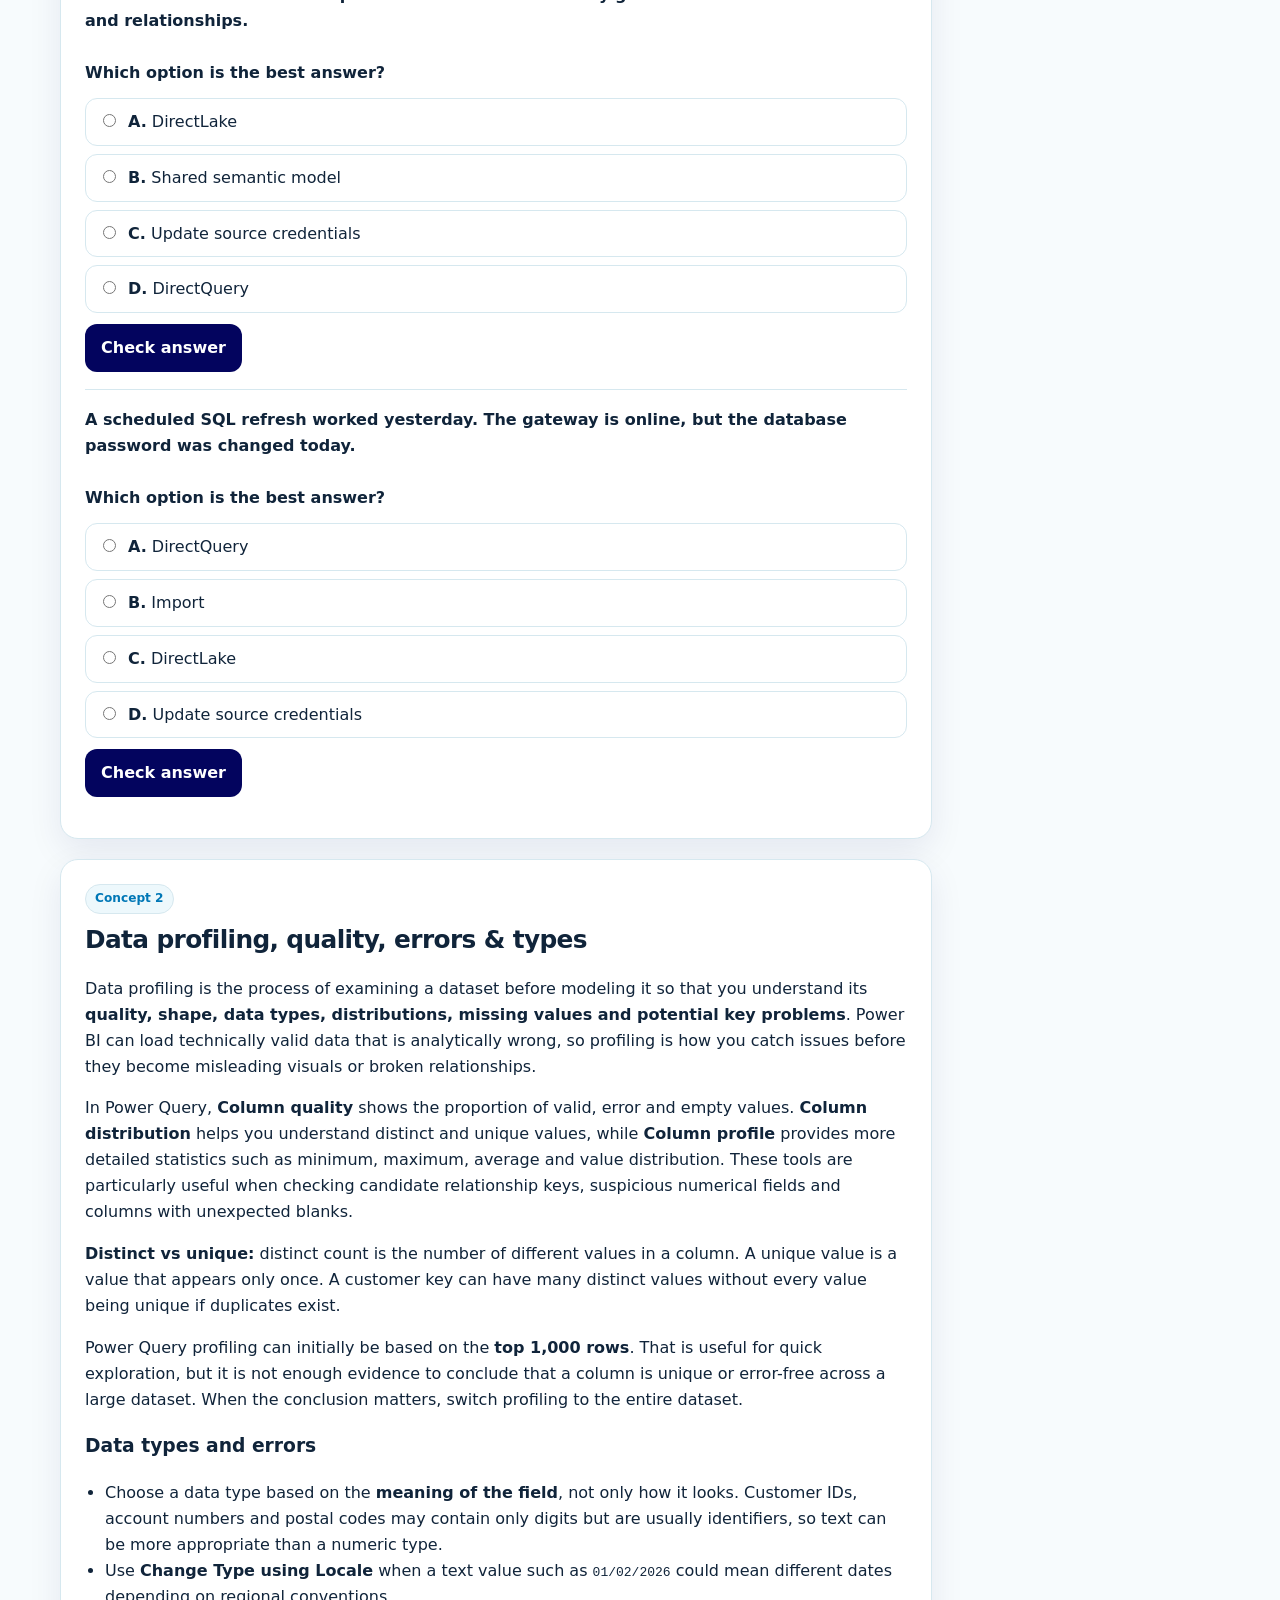
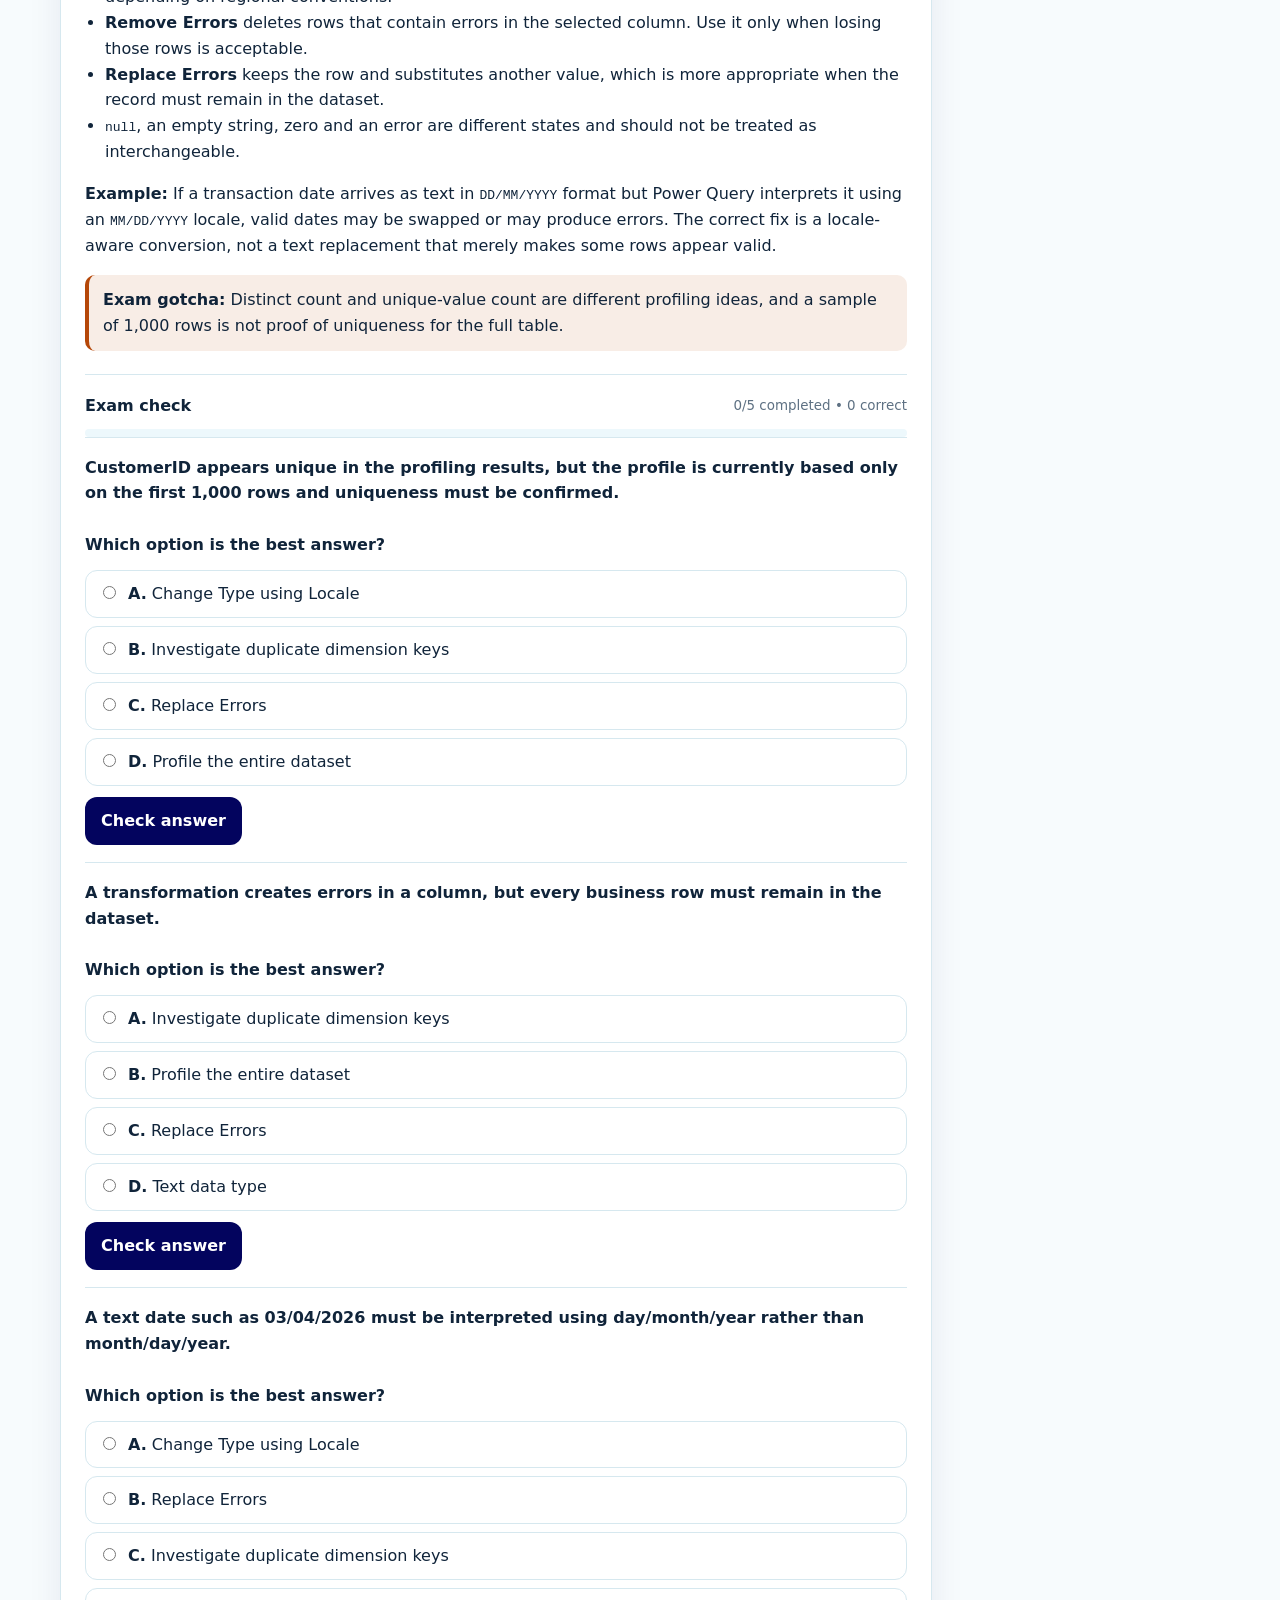
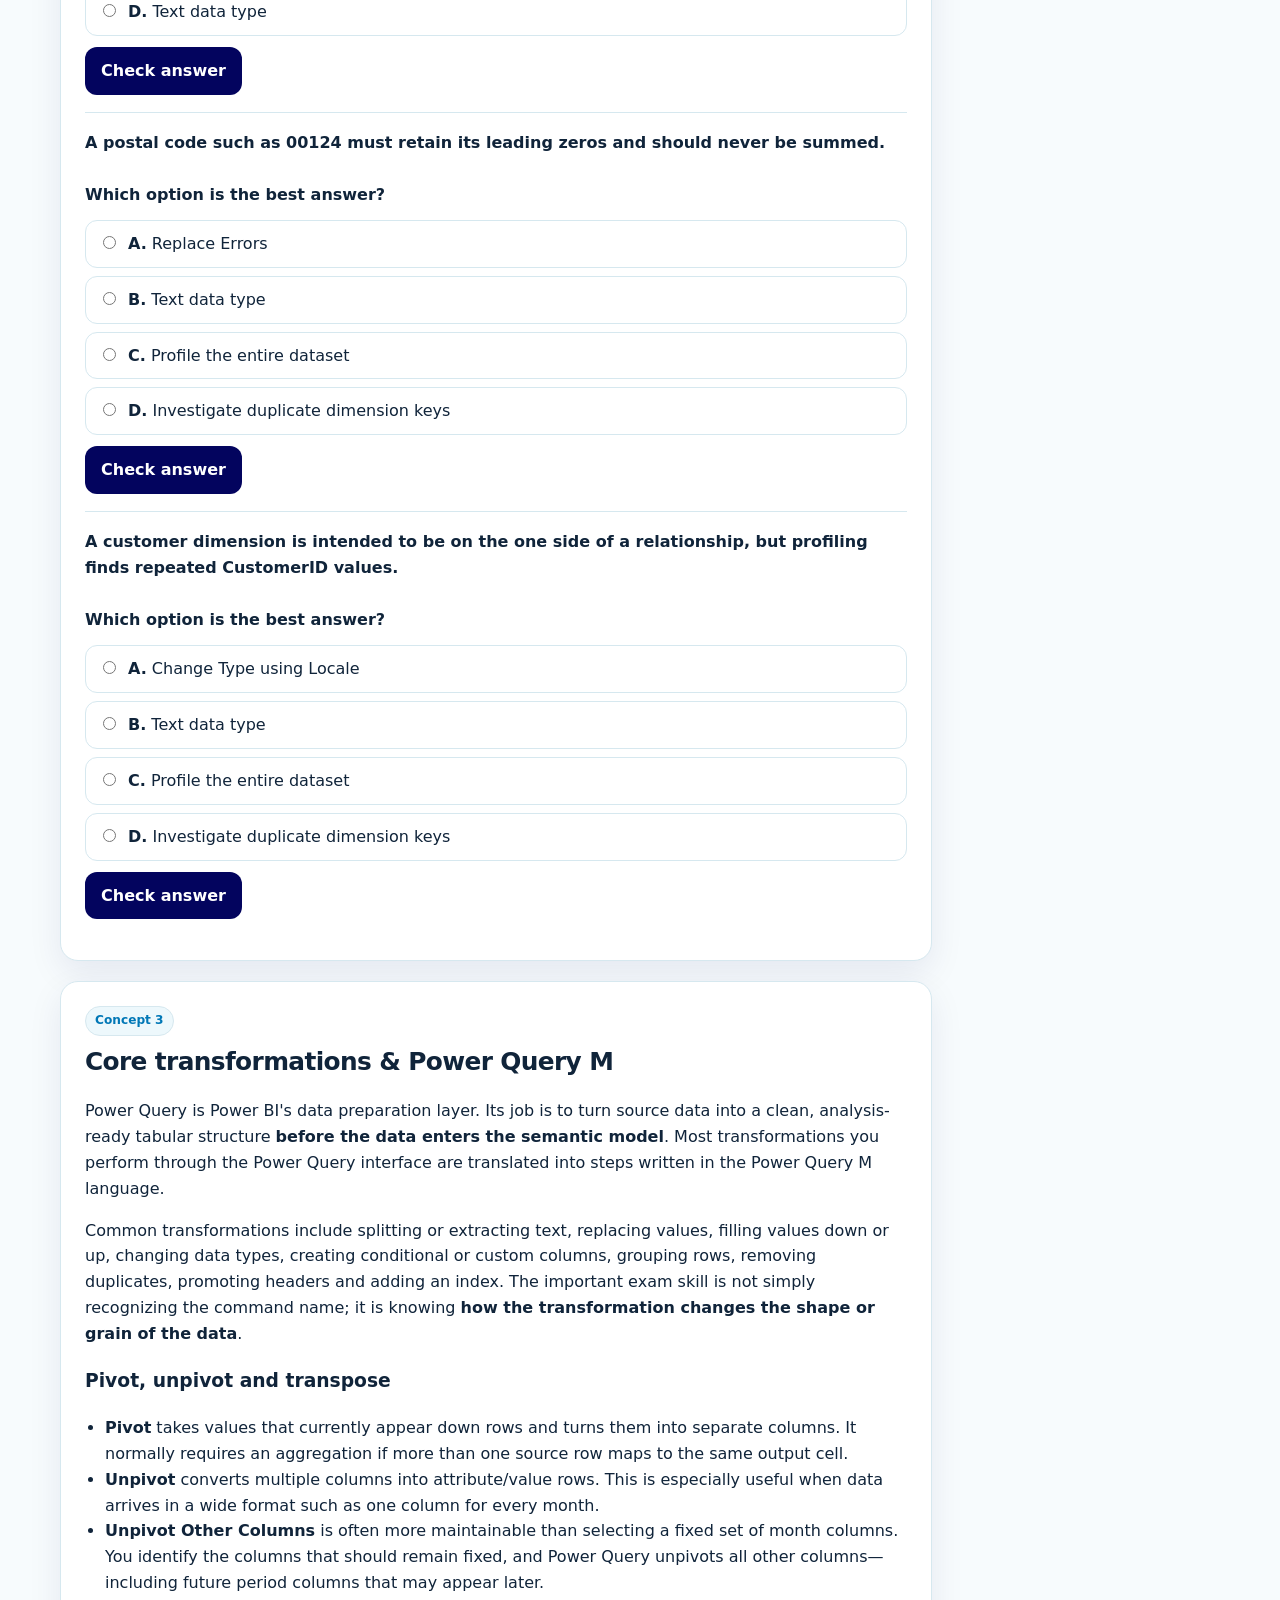
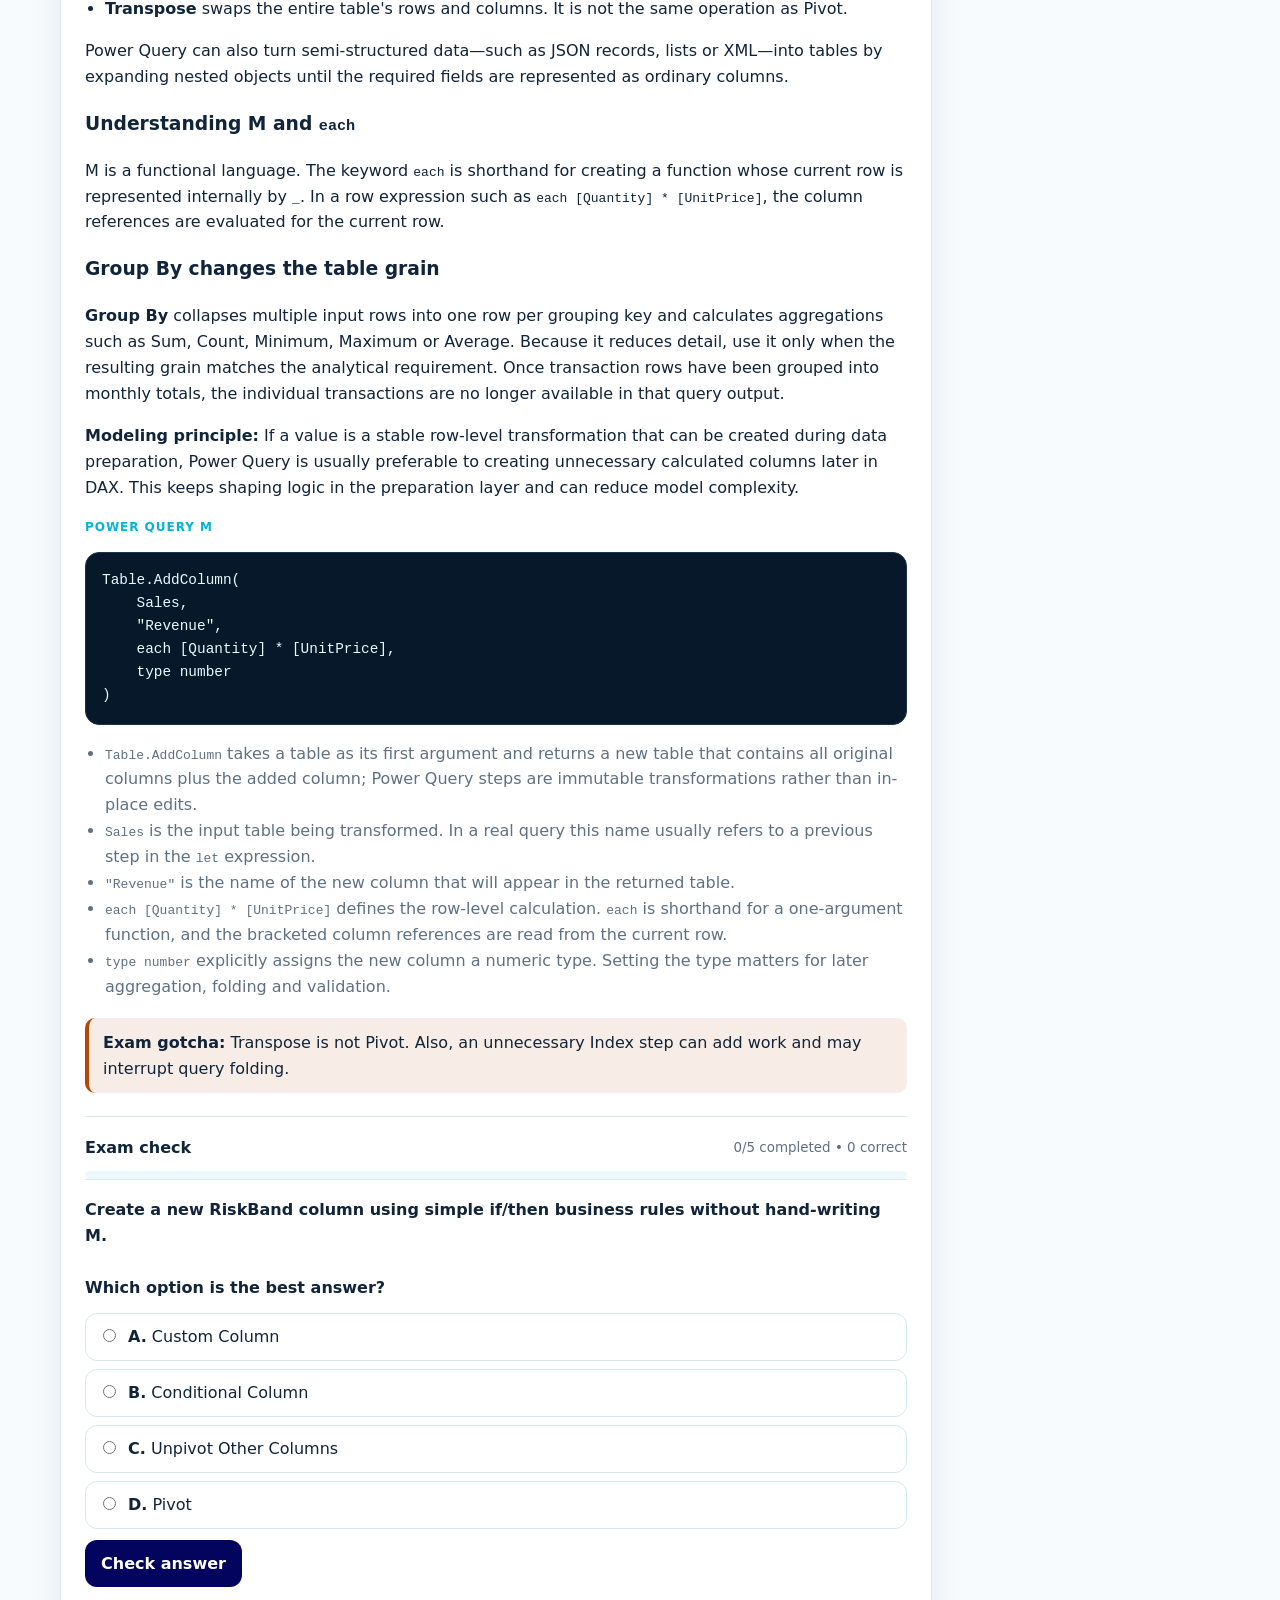
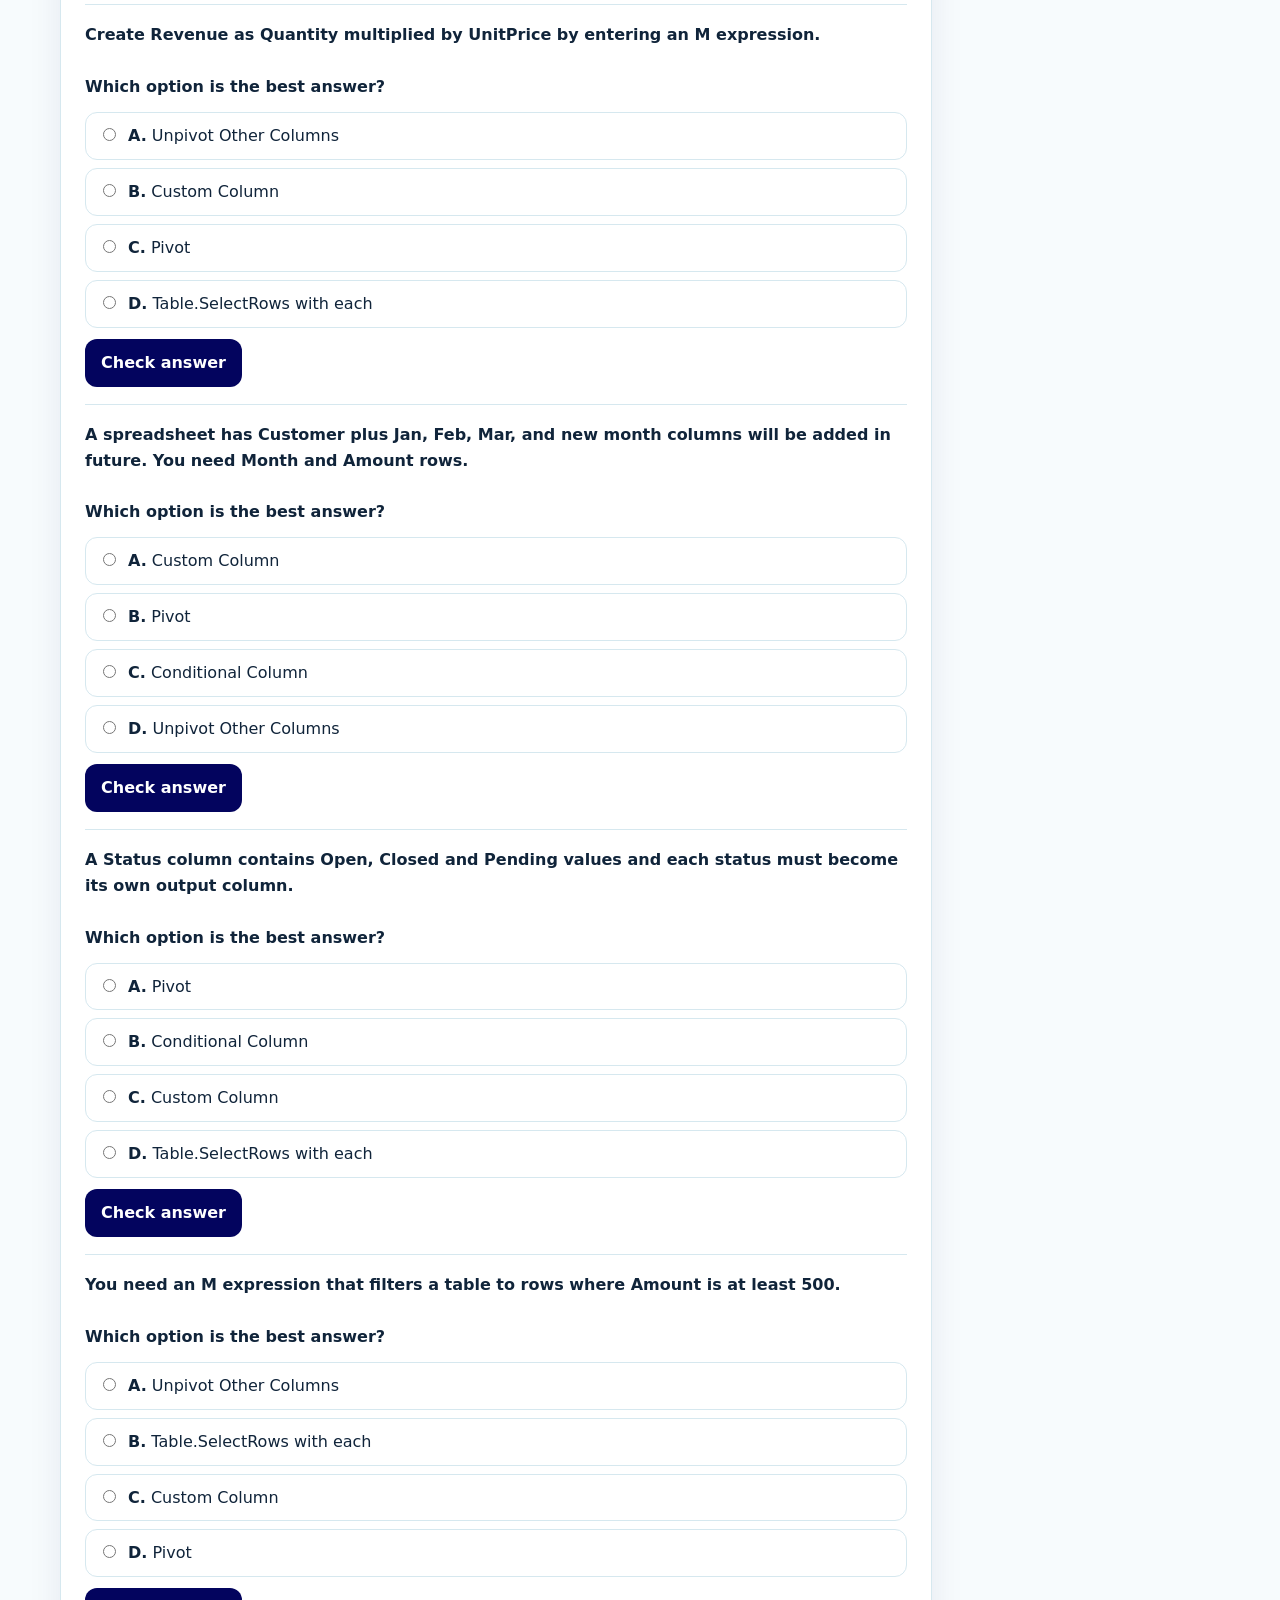
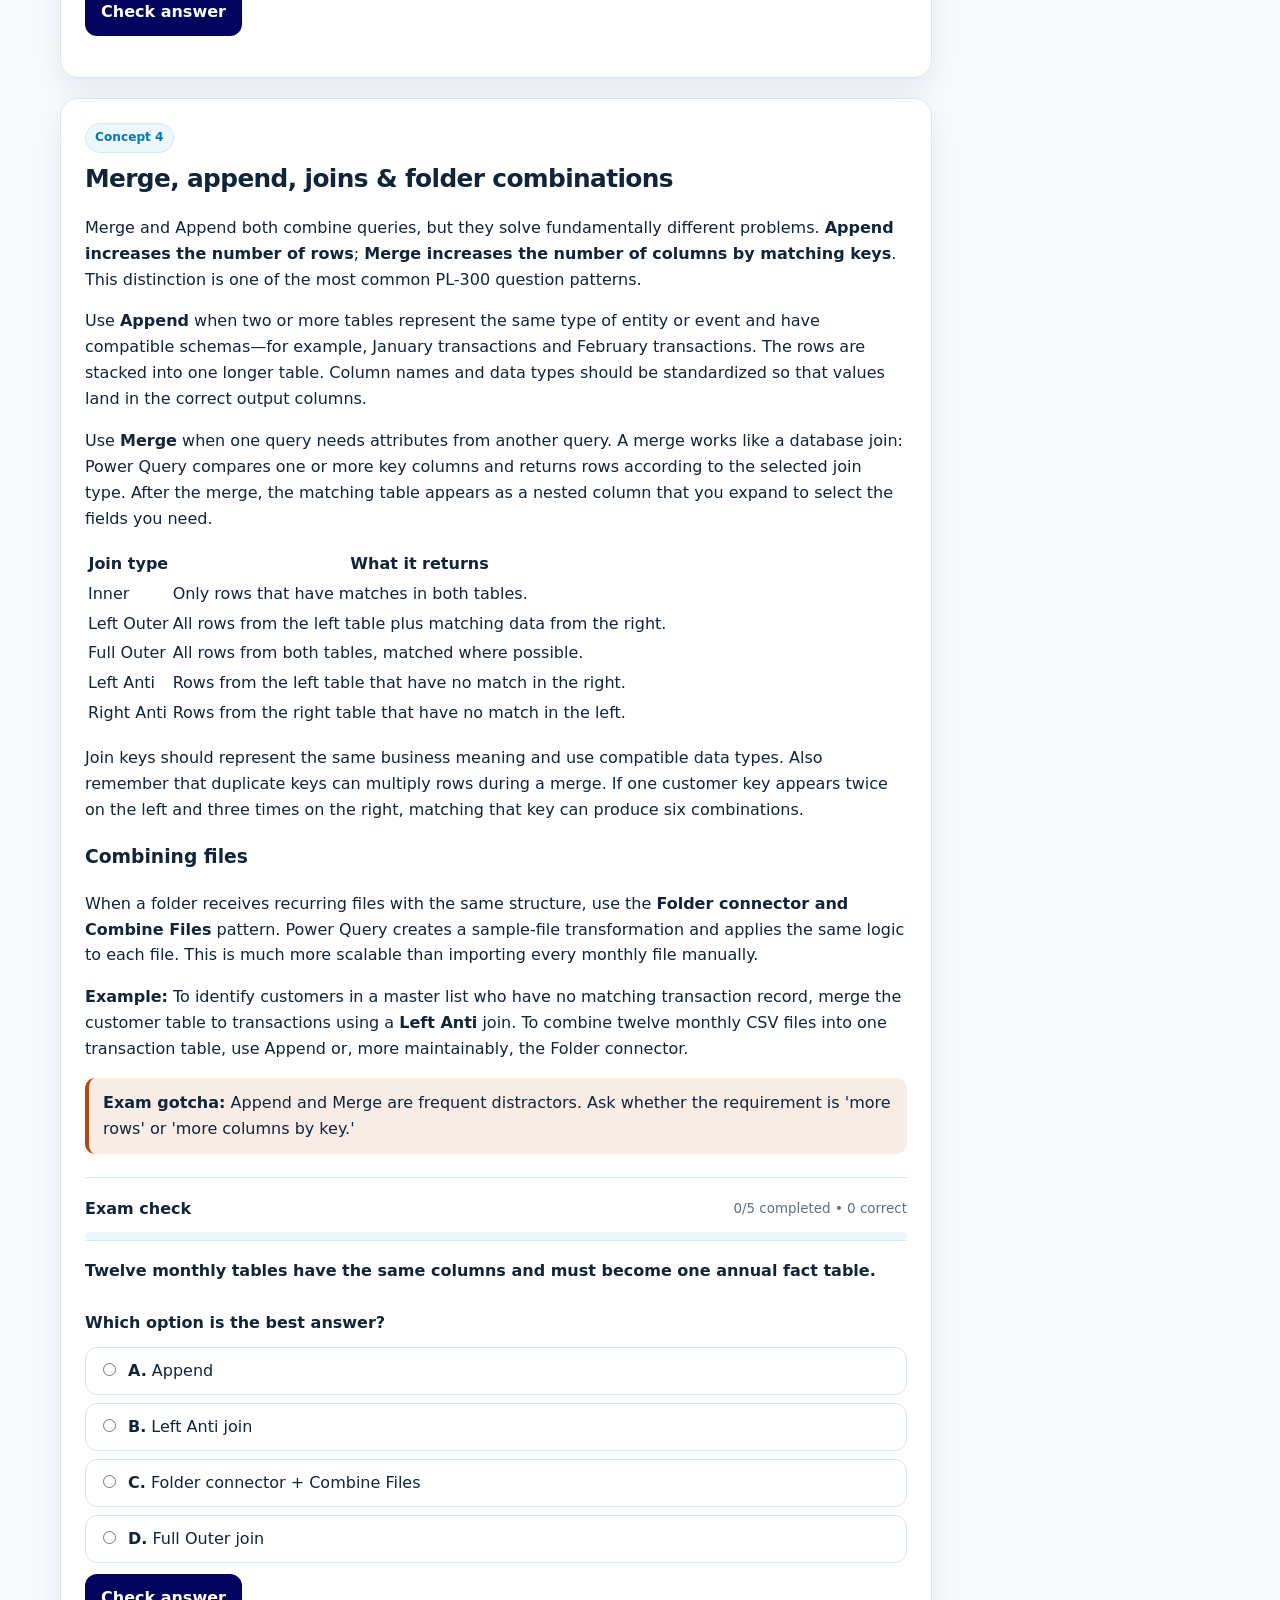
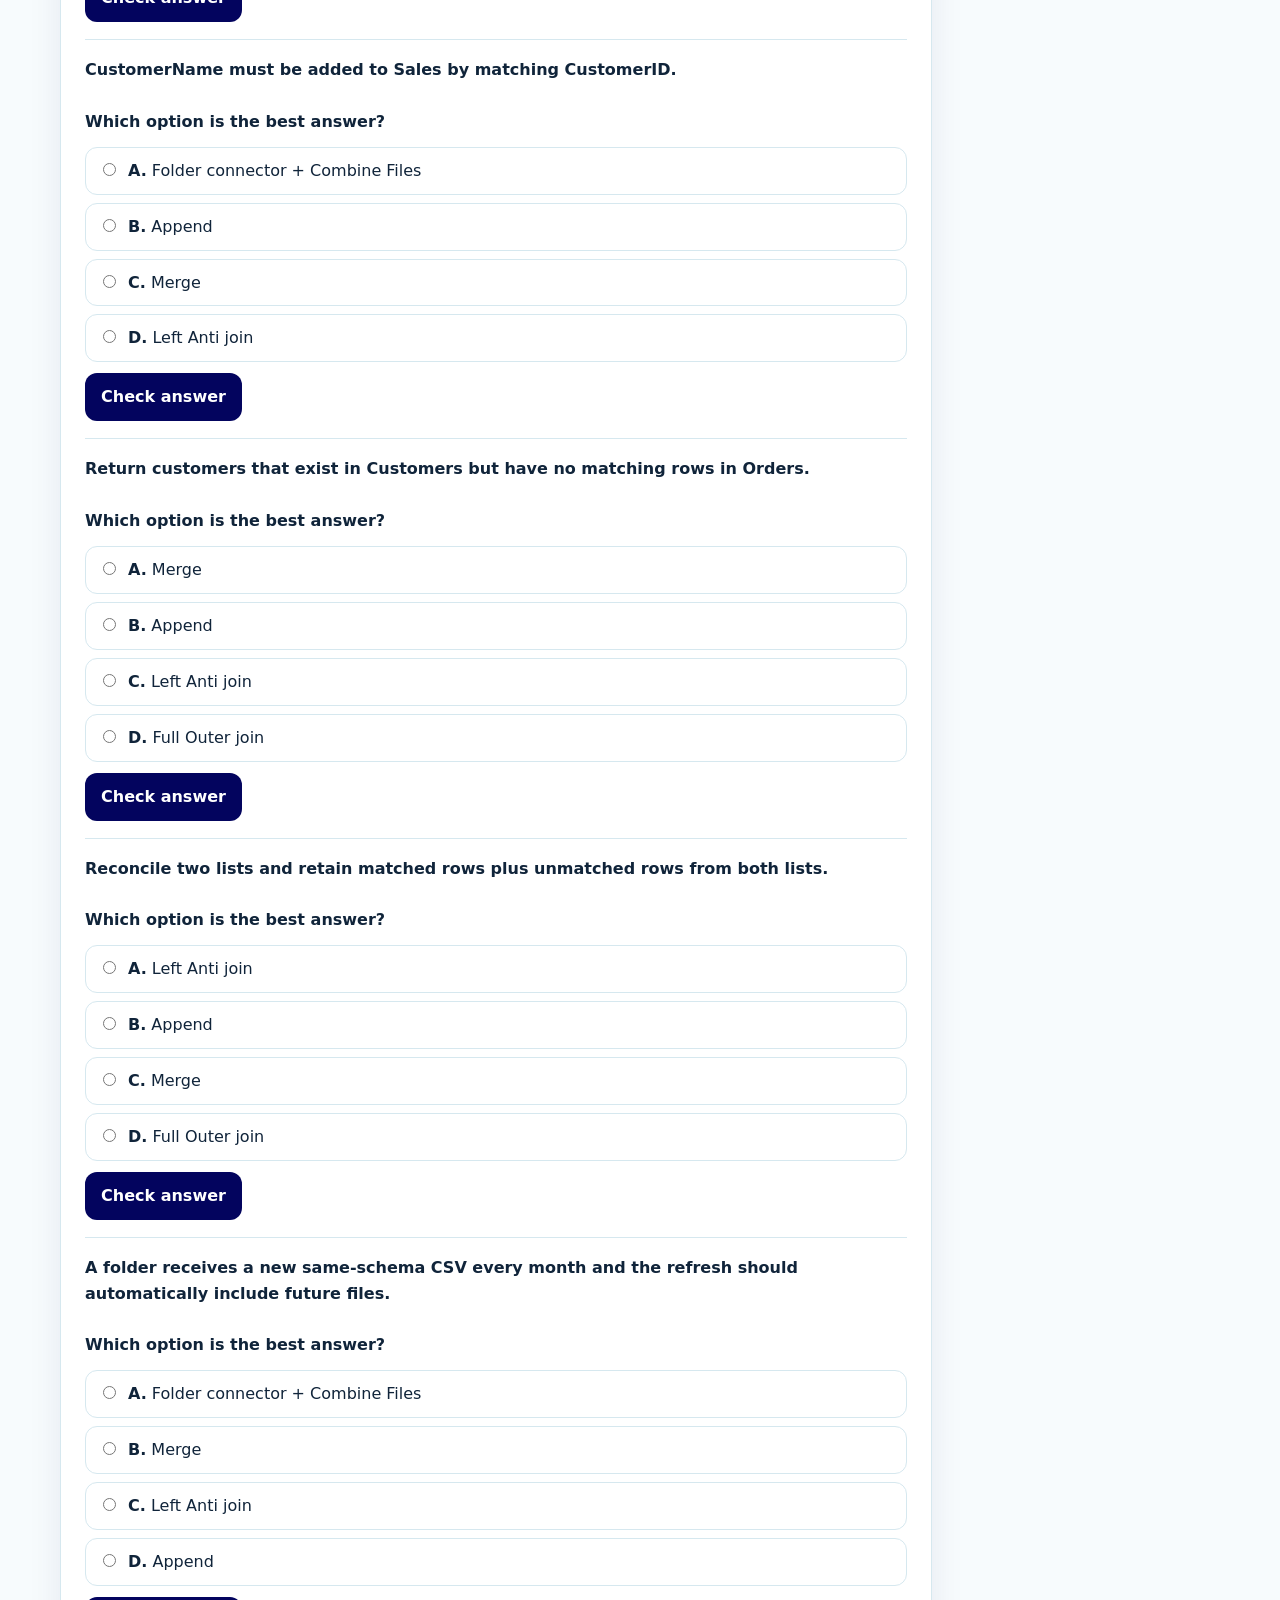
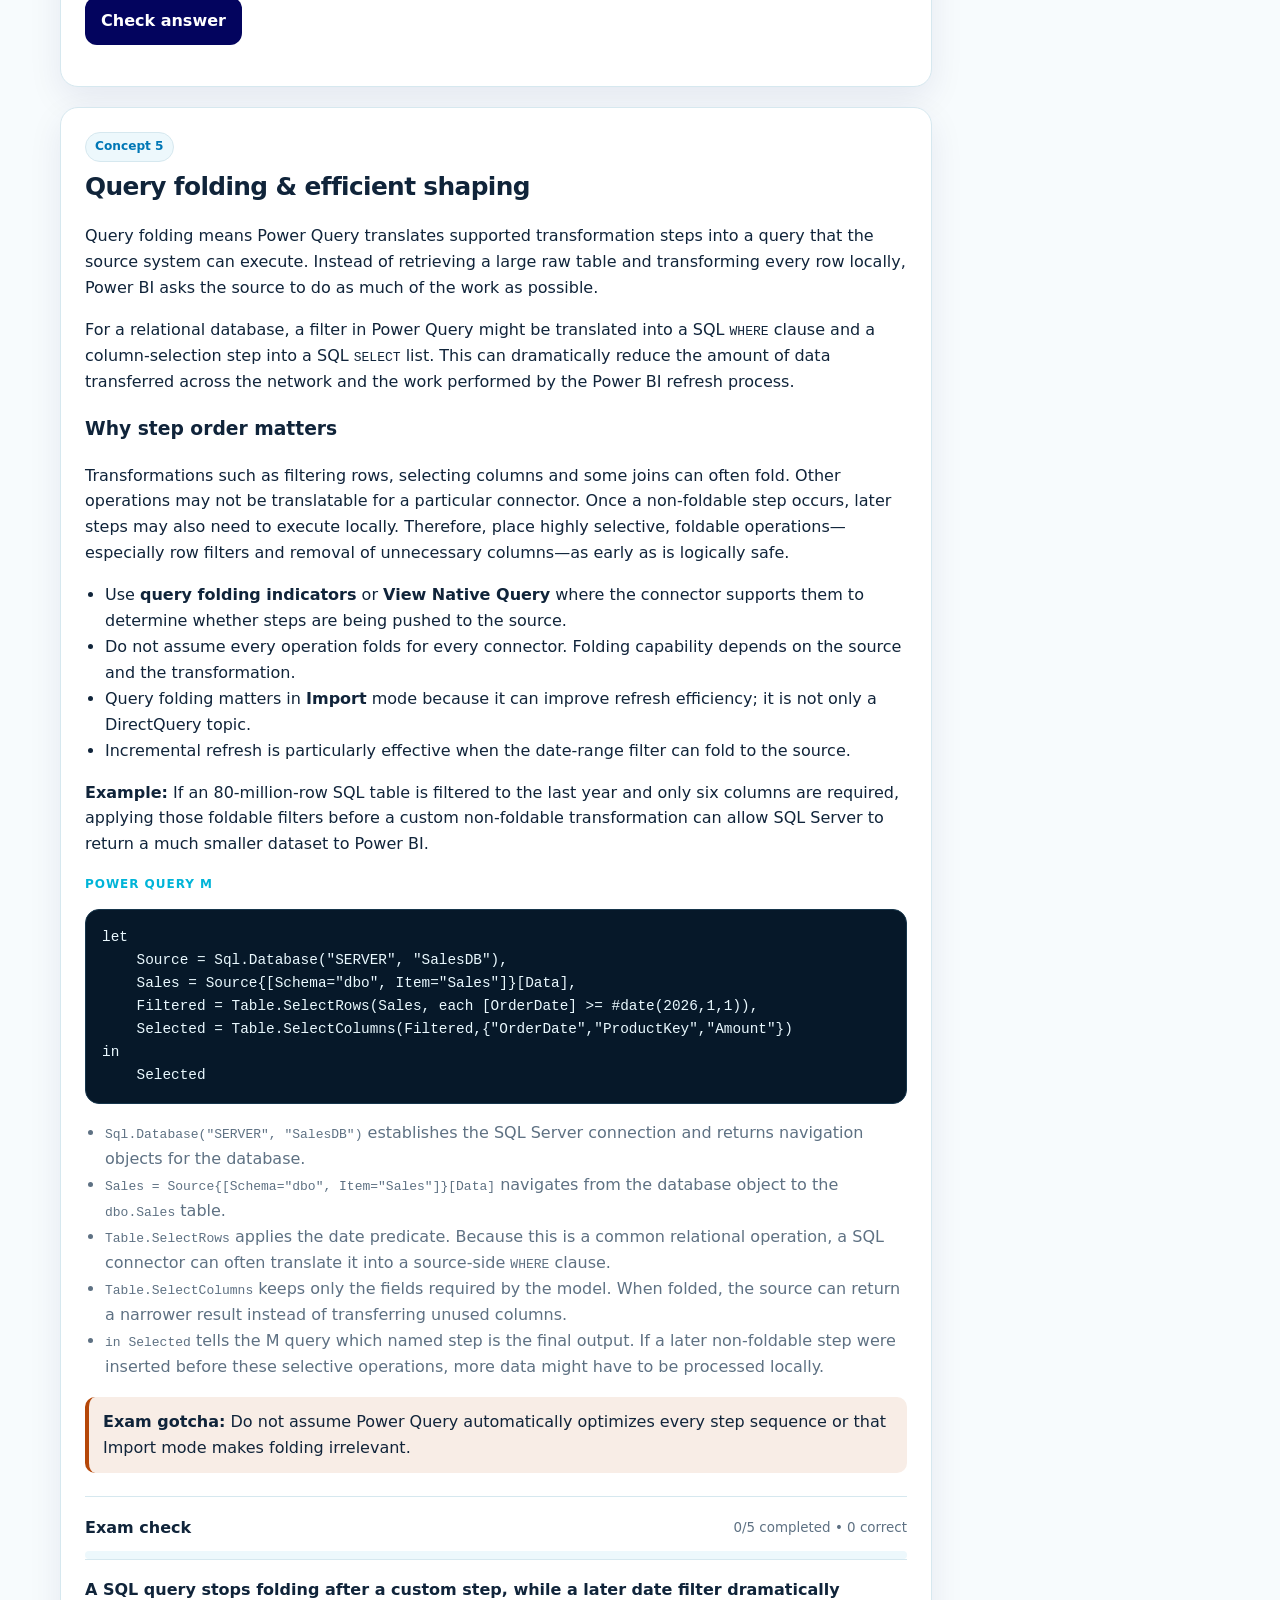
<file: prepare-data.html>
<!DOCTYPE html>

<html data-theme="light" lang="en">
<head>
<meta charset="utf-8"/>
<meta content="width=device-width,initial-scale=1" name="viewport"/>
<title>Prepare the Data | PL-300 Exam Prep by Melarks</title>
<meta content="PL-300 Prepare the Data study guide covering storage modes, profiling, Power Query transformations, joins, query folding, parameters and incremental refresh." name="description"/>
<meta content="index,follow,max-image-preview:large" name="robots"/>
<link href="https://melarks.com/prepare-data.html" rel="canonical"/>
<meta content="#03045e" name="theme-color"/>
<meta content="light dark" name="color-scheme"/>
<meta content="website" property="og:type"/>
<meta content="Microsoft Power BI Data Analyst PL-300 Exam Prep by Melarks" property="og:site_name"/>
<meta content="Prepare the Data | PL-300 Exam Prep by Melarks" property="og:title"/>
<meta content="PL-300 Prepare the Data study guide covering storage modes, profiling, Power Query transformations, joins, query folding, parameters and incremental refresh." property="og:description"/>
<meta content="https://melarks.com/prepare-data.html" property="og:url"/>
<meta content="https://melarks.com/assets/og-cover.png" property="og:image"/>
<meta content="PL-300 Exam Prep by Melarks" property="og:image:alt"/>
<meta content="summary_large_image" name="twitter:card"/>
<meta content="Prepare the Data | PL-300 Exam Prep by Melarks" name="twitter:title"/>
<meta content="PL-300 Prepare the Data study guide covering storage modes, profiling, Power Query transformations, joins, query folding, parameters and incremental refresh." name="twitter:description"/>
<meta content="https://melarks.com/assets/og-cover.png" name="twitter:image"/>
<link href="assets/favicon.svg" rel="icon" type="image/svg+xml"/>
<link href="site.webmanifest" rel="manifest"/>
<link href="css/styles.css" rel="stylesheet"/>
<script type="application/ld+json">{"@context": "https://schema.org", "@type": "WebPage", "name": "Prepare the Data | PL-300 Exam Prep by Melarks", "description": "PL-300 Prepare the Data study guide covering storage modes, profiling, Power Query transformations, joins, query folding, parameters and incremental refresh.", "url": "https://melarks.com/prepare-data.html", "isPartOf": {"@type": "WebSite", "name": "Microsoft Power BI Data Analyst PL-300 Exam Prep by Melarks", "url": "https://melarks.com"}}</script>
<script type="application/ld+json">{"@context": "https://schema.org", "@type": "LearningResource", "name": "Module 1 — Prepare the Data", "description": "Learn how Power BI connects to data, profiles quality, transforms data in Power Query, and controls query loading and refresh.", "educationalLevel": "Intermediate", "learningResourceType": "Study guide", "about": "Microsoft Power BI Data Analyst PL-300 certification"}</script><script type="application/ld+json">{"@context": "https://schema.org", "@type": "BreadcrumbList", "itemListElement": [{"@type": "ListItem", "position": 1, "name": "Home", "item": "https://melarks.com/"}, {"@type": "ListItem", "position": 2, "name": "Module 1 — Prepare the Data", "item": "https://melarks.com/prepare-data.html"}]}</script>
</head>
<body>
<a class="skip-link" href="#main">Skip to main content</a>
<header class="site-header">
<div class="wrap topbar">
<a aria-label="Melarks PL-300 Exam Prep home" class="brand" href="index.html">
<span aria-hidden="true" class="brand-mark">PL<br/>300</span>
<span>PL-300 Prep by Melarks</span>
</a>
<nav aria-label="Primary navigation" class="nav"><a href="index.html">Home</a>
<a aria-current="page" href="prepare-data.html">Study Guide</a>
<a href="formula-reference.html">Formula Reference</a>
<a href="practice.html">Practice</a>
<a href="mock-exam.html">Mock Exam</a>
<a href="cheat-sheet.html">Cheat Sheet</a>
<a href="about.html">About</a></nav>
<div style="display:flex;gap:7px">
<button aria-label="Toggle dark and light theme" class="icon-btn" data-theme-toggle="" type="button">◐</button>
<button aria-label="Open navigation menu" class="menu-btn" data-menu="" type="button">Menu</button>
</div>
</div>
</header>
<main id="main">
<section class="page-hero">
<div class="wrap">
<div class="breadcrumbs"><a href="index.html">Home</a> / Study Guide / Module 1 — Prepare the Data</div>
<span class="eyebrow">25–30% of exam</span>
<h1>Module 1 — Prepare the Data</h1>
<p>This module explains how Power BI connects to data, evaluates its quality, transforms it in Power Query, and controls how the resulting queries are loaded and refreshed. The goal is not just to memorize transformations, but to understand how each choice affects correctness, refresh performance, model size, and maintainability.</p>
<div class="actions">
<a class="btn" href="#module-content">Start module</a>
<a class="btn secondary" href="practice.html">Open full practice bank</a>
</div>
</div>
</section>
<section class="section" id="module-content">
<div class="wrap layout">
<div>
<div class="notice" style="margin-bottom:20px">
<strong>Your progress is saved on this browser.</strong>
<div class="small" data-global-progress="">0/160 questions completed</div>
</div>
<section class="concept" id="storage_connections">
<span class="pill">Concept 1</span>
<h2>Storage modes &amp; connections</h2><div class="concept-explanation"><p class="concept-lead">Before you transform or model anything, you need to decide <strong>where Power BI will read the data from and how that data will be accessed at report time</strong>. Storage mode affects performance, freshness, refresh behavior, source-system load, and which Power BI features are available.</p>
<p>In <strong>Import mode</strong>, Power BI copies data into the semantic model and stores it in the VertiPaq engine. Report visuals query this in-memory model rather than repeatedly querying the source, so interaction is usually very fast. The trade-off is that source changes are not visible until the semantic model is refreshed. Import is therefore a strong default when the data volume fits comfortably in the model and the required freshness can be achieved with scheduled or on-demand refresh.</p>
<p>In <strong>DirectQuery mode</strong>, the detailed data remains in the external source. When a user interacts with a report, Power BI generates queries that are sent to that source. This can reduce the amount of data stored in Power BI and can expose more recent source data, but report performance now depends heavily on source performance, network latency, query design, relationships, and the number of visuals on a page.</p>
<p><strong>DirectLake</strong> is designed for Microsoft Fabric data stored in OneLake. It allows a semantic model to query lake data without using the traditional Import refresh process or behaving exactly like DirectQuery. It is important to recognize DirectLake as its own storage mode rather than treating it as another name for DirectQuery.</p>
<h3>Connections, credentials and shared semantic models</h3>
<ul><li>A <strong>shared semantic model</strong> lets report authors reuse an existing governed model, including relationships, measures and security, instead of rebuilding the same logic in another PBIX file. A report built this way is often called a thin report.</li><li><strong>Credentials</strong> prove that Power BI is allowed to access a source. A <strong>gateway</strong> provides the network path between the Power BI service and supported on-premises sources. A gateway can be online while the stored credentials are still invalid.</li><li><strong>Privacy levels</strong>—Public, Organizational and Private—help Power Query control how data from different sources can be combined. Privacy level is about source isolation during data preparation; it is not row-level security.</li><li>Data source settings are where you commonly change credentials, privacy settings, server/database details and related connection configuration.</li></ul>
<div class="example-box"><strong>Example:</strong> A sales model containing 20 million rows is refreshed every night and users need fast interactive slicing during the day. Import is normally a better fit than choosing DirectQuery only because the table is large. If the requirement changes to near-real-time visibility and the SQL source can sustain interactive query traffic, DirectQuery becomes more plausible.</div></div>
<div class="gotcha"><strong>Exam gotcha:</strong> Do not choose DirectQuery merely because a table is large. Freshness, platform, source capability and performance all matter.</div>
<div class="inline-quiz" data-limit="5" data-topic="storage_connections"></div>
</section><section class="concept" id="profiling_types">
<span class="pill">Concept 2</span>
<h2>Data profiling, quality, errors &amp; types</h2><div class="concept-explanation"><p class="concept-lead">Data profiling is the process of examining a dataset before modeling it so that you understand its <strong>quality, shape, data types, distributions, missing values and potential key problems</strong>. Power BI can load technically valid data that is analytically wrong, so profiling is how you catch issues before they become misleading visuals or broken relationships.</p>
<p>In Power Query, <strong>Column quality</strong> shows the proportion of valid, error and empty values. <strong>Column distribution</strong> helps you understand distinct and unique values, while <strong>Column profile</strong> provides more detailed statistics such as minimum, maximum, average and value distribution. These tools are particularly useful when checking candidate relationship keys, suspicious numerical fields and columns with unexpected blanks.</p>
<div class="definition-box"><strong>Distinct vs unique:</strong> distinct count is the number of different values in a column. A unique value is a value that appears only once. A customer key can have many distinct values without every value being unique if duplicates exist.</div>
<p>Power Query profiling can initially be based on the <strong>top 1,000 rows</strong>. That is useful for quick exploration, but it is not enough evidence to conclude that a column is unique or error-free across a large dataset. When the conclusion matters, switch profiling to the entire dataset.</p>
<h3>Data types and errors</h3>
<ul><li>Choose a data type based on the <strong>meaning of the field</strong>, not only how it looks. Customer IDs, account numbers and postal codes may contain only digits but are usually identifiers, so text can be more appropriate than a numeric type.</li><li>Use <strong>Change Type using Locale</strong> when a text value such as <code>01/02/2026</code> could mean different dates depending on regional conventions.</li><li><strong>Remove Errors</strong> deletes rows that contain errors in the selected column. Use it only when losing those rows is acceptable.</li><li><strong>Replace Errors</strong> keeps the row and substitutes another value, which is more appropriate when the record must remain in the dataset.</li><li><code>null</code>, an empty string, zero and an error are different states and should not be treated as interchangeable.</li></ul>
<div class="example-box"><strong>Example:</strong> If a transaction date arrives as text in <code>DD/MM/YYYY</code> format but Power Query interprets it using an <code>MM/DD/YYYY</code> locale, valid dates may be swapped or may produce errors. The correct fix is a locale-aware conversion, not a text replacement that merely makes some rows appear valid.</div></div>
<div class="gotcha"><strong>Exam gotcha:</strong> Distinct count and unique-value count are different profiling ideas, and a sample of 1,000 rows is not proof of uniqueness for the full table.</div>
<div class="inline-quiz" data-limit="5" data-topic="profiling_types"></div>
</section><section class="concept" id="transformations_m">
<span class="pill">Concept 3</span>
<h2>Core transformations &amp; Power Query M</h2><div class="concept-explanation"><p class="concept-lead">Power Query is Power BI's data preparation layer. Its job is to turn source data into a clean, analysis-ready tabular structure <strong>before the data enters the semantic model</strong>. Most transformations you perform through the Power Query interface are translated into steps written in the Power Query M language.</p>
<p>Common transformations include splitting or extracting text, replacing values, filling values down or up, changing data types, creating conditional or custom columns, grouping rows, removing duplicates, promoting headers and adding an index. The important exam skill is not simply recognizing the command name; it is knowing <strong>how the transformation changes the shape or grain of the data</strong>.</p>
<h3>Pivot, unpivot and transpose</h3>
<ul><li><strong>Pivot</strong> takes values that currently appear down rows and turns them into separate columns. It normally requires an aggregation if more than one source row maps to the same output cell.</li><li><strong>Unpivot</strong> converts multiple columns into attribute/value rows. This is especially useful when data arrives in a wide format such as one column for every month.</li><li><strong>Unpivot Other Columns</strong> is often more maintainable than selecting a fixed set of month columns. You identify the columns that should remain fixed, and Power Query unpivots all other columns—including future period columns that may appear later.</li><li><strong>Transpose</strong> swaps the entire table's rows and columns. It is not the same operation as Pivot.</li></ul>
<p>Power Query can also turn semi-structured data—such as JSON records, lists or XML—into tables by expanding nested objects until the required fields are represented as ordinary columns.</p>
<h3>Understanding M and <code>each</code></h3>
<p>M is a functional language. The keyword <code>each</code> is shorthand for creating a function whose current row is represented internally by <code>_</code>. In a row expression such as <code>each [Quantity] * [UnitPrice]</code>, the column references are evaluated for the current row.</p>
<div data-added="group-by"><h3>Group By changes the table grain</h3><p><strong>Group By</strong> collapses multiple input rows into one row per grouping key and calculates aggregations such as Sum, Count, Minimum, Maximum or Average. Because it reduces detail, use it only when the resulting grain matches the analytical requirement. Once transaction rows have been grouped into monthly totals, the individual transactions are no longer available in that query output.</p></div><div class="example-box"><strong>Modeling principle:</strong> If a value is a stable row-level transformation that can be created during data preparation, Power Query is usually preferable to creating unnecessary calculated columns later in DAX. This keeps shaping logic in the preparation layer and can reduce model complexity.</div></div>
<div class="code-wrap">
<div class="code-label">Power Query M</div>
<pre class="code-block"><code>Table.AddColumn(
    Sales,
    "Revenue",
    each [Quantity] * [UnitPrice],
    type number
)</code></pre>
<ul class="formula-explain"><li><code>Table.AddColumn</code> takes a table as its first argument and returns a new table that contains all original columns plus the added column; Power Query steps are immutable transformations rather than in-place edits.</li><li><code>Sales</code> is the input table being transformed. In a real query this name usually refers to a previous step in the <code>let</code> expression.</li><li><code>"Revenue"</code> is the name of the new column that will appear in the returned table.</li><li><code>each [Quantity] * [UnitPrice]</code> defines the row-level calculation. <code>each</code> is shorthand for a one-argument function, and the bracketed column references are read from the current row.</li><li><code>type number</code> explicitly assigns the new column a numeric type. Setting the type matters for later aggregation, folding and validation.</li></ul>
</div>
<div class="gotcha"><strong>Exam gotcha:</strong> Transpose is not Pivot. Also, an unnecessary Index step can add work and may interrupt query folding.</div>
<div class="inline-quiz" data-limit="5" data-topic="transformations_m"></div>
</section><section class="concept" id="merge_append">
<span class="pill">Concept 4</span>
<h2>Merge, append, joins &amp; folder combinations</h2><div class="concept-explanation"><p class="concept-lead">Merge and Append both combine queries, but they solve fundamentally different problems. <strong>Append increases the number of rows</strong>; <strong>Merge increases the number of columns by matching keys</strong>. This distinction is one of the most common PL-300 question patterns.</p>
<p>Use <strong>Append</strong> when two or more tables represent the same type of entity or event and have compatible schemas—for example, January transactions and February transactions. The rows are stacked into one longer table. Column names and data types should be standardized so that values land in the correct output columns.</p>
<p>Use <strong>Merge</strong> when one query needs attributes from another query. A merge works like a database join: Power Query compares one or more key columns and returns rows according to the selected join type. After the merge, the matching table appears as a nested column that you expand to select the fields you need.</p>
<table class="concept-table"><tr><th>Join type</th><th>What it returns</th></tr><tr><td>Inner</td><td>Only rows that have matches in both tables.</td></tr><tr><td>Left Outer</td><td>All rows from the left table plus matching data from the right.</td></tr><tr><td>Full Outer</td><td>All rows from both tables, matched where possible.</td></tr><tr><td>Left Anti</td><td>Rows from the left table that have no match in the right.</td></tr><tr><td>Right Anti</td><td>Rows from the right table that have no match in the left.</td></tr></table>
<p>Join keys should represent the same business meaning and use compatible data types. Also remember that duplicate keys can multiply rows during a merge. If one customer key appears twice on the left and three times on the right, matching that key can produce six combinations.</p>
<h3>Combining files</h3>
<p>When a folder receives recurring files with the same structure, use the <strong>Folder connector and Combine Files</strong> pattern. Power Query creates a sample-file transformation and applies the same logic to each file. This is much more scalable than importing every monthly file manually.</p>
<div class="example-box"><strong>Example:</strong> To identify customers in a master list who have no matching transaction record, merge the customer table to transactions using a <strong>Left Anti</strong> join. To combine twelve monthly CSV files into one transaction table, use Append or, more maintainably, the Folder connector.</div></div>
<div class="gotcha"><strong>Exam gotcha:</strong> Append and Merge are frequent distractors. Ask whether the requirement is 'more rows' or 'more columns by key.'</div>
<div class="inline-quiz" data-limit="5" data-topic="merge_append"></div>
</section><section class="concept" id="query_folding">
<span class="pill">Concept 5</span>
<h2>Query folding &amp; efficient shaping</h2><div class="concept-explanation"><p class="concept-lead">Query folding means Power Query translates supported transformation steps into a query that the source system can execute. Instead of retrieving a large raw table and transforming every row locally, Power BI asks the source to do as much of the work as possible.</p>
<p>For a relational database, a filter in Power Query might be translated into a SQL <code>WHERE</code> clause and a column-selection step into a SQL <code>SELECT</code> list. This can dramatically reduce the amount of data transferred across the network and the work performed by the Power BI refresh process.</p>
<h3>Why step order matters</h3>
<p>Transformations such as filtering rows, selecting columns and some joins can often fold. Other operations may not be translatable for a particular connector. Once a non-foldable step occurs, later steps may also need to execute locally. Therefore, place highly selective, foldable operations—especially row filters and removal of unnecessary columns—as early as is logically safe.</p>
<ul><li>Use <strong>query folding indicators</strong> or <strong>View Native Query</strong> where the connector supports them to determine whether steps are being pushed to the source.</li><li>Do not assume every operation folds for every connector. Folding capability depends on the source and the transformation.</li><li>Query folding matters in <strong>Import</strong> mode because it can improve refresh efficiency; it is not only a DirectQuery topic.</li><li>Incremental refresh is particularly effective when the date-range filter can fold to the source.</li></ul>
<div class="example-box"><strong>Example:</strong> If an 80-million-row SQL table is filtered to the last year and only six columns are required, applying those foldable filters before a custom non-foldable transformation can allow SQL Server to return a much smaller dataset to Power BI.</div></div>
<div class="code-wrap">
<div class="code-label">Power Query M</div>
<pre class="code-block"><code>let
    Source = Sql.Database("SERVER", "SalesDB"),
    Sales = Source{[Schema="dbo", Item="Sales"]}[Data],
    Filtered = Table.SelectRows(Sales, each [OrderDate] &gt;= #date(2026,1,1)),
    Selected = Table.SelectColumns(Filtered,{"OrderDate","ProductKey","Amount"})
in
    Selected</code></pre>
<ul class="formula-explain"><li><code>Sql.Database("SERVER", "SalesDB")</code> establishes the SQL Server connection and returns navigation objects for the database.</li><li><code>Sales = Source{[Schema="dbo", Item="Sales"]}[Data]</code> navigates from the database object to the <code>dbo.Sales</code> table.</li><li><code>Table.SelectRows</code> applies the date predicate. Because this is a common relational operation, a SQL connector can often translate it into a source-side <code>WHERE</code> clause.</li><li><code>Table.SelectColumns</code> keeps only the fields required by the model. When folded, the source can return a narrower result instead of transferring unused columns.</li><li><code>in Selected</code> tells the M query which named step is the final output. If a later non-foldable step were inserted before these selective operations, more data might have to be processed locally.</li></ul>
</div>
<div class="gotcha"><strong>Exam gotcha:</strong> Do not assume Power Query automatically optimizes every step sequence or that Import mode makes folding irrelevant.</div>
<div class="inline-quiz" data-limit="5" data-topic="query_folding"></div>
</section><section class="concept" id="refresh_parameters">
<span class="pill">Concept 6</span>
<h2>Parameters, incremental refresh &amp; load settings</h2><div class="concept-explanation"><p class="concept-lead">Parameters and load settings make Power Query solutions reusable and controllable. They are especially important when the same logic must work across environments or when a large table should refresh only its recent partitions instead of reloading its entire history.</p>
<p>A <strong>Power Query parameter</strong> is a named value that can be referenced by query steps—for example, a server name, folder path, minimum date or environment name. Changing the parameter changes the behavior of the query without rewriting each step that uses the value. Power Query parameters are different from What-if parameters, which are model features used for interactive report scenarios.</p>
<h3>Incremental refresh</h3>
<p>Incremental refresh partitions a large table by date so that Power BI can retain historical data while refreshing only a recent period. The standard configuration uses two Date/Time parameters named <code>RangeStart</code> and <code>RangeEnd</code>. The query filters the source date column so each partition has a non-overlapping boundary.</p>
<ul><li>A common filter pattern is <code>Date &gt;= RangeStart</code> and <code>Date &lt; RangeEnd</code>. Using a strict upper boundary prevents the same row from belonging to adjacent partitions.</li><li>The <strong>store</strong> period defines how much historical data is retained. The <strong>refresh</strong> period defines how much of the recent history is reprocessed on each refresh.</li><li><strong>Detect data changes</strong> can use a modification timestamp such as <code>LastModifiedDate</code> to determine whether an older partition needs to be refreshed.</li><li>For supported sources, the range filter should fold so that the source returns only the rows required for the partition.</li></ul>
<h3>Load settings and query reuse</h3>
<p><strong>Enable load</strong> controls whether a query becomes a table in the semantic model. A staging query can have Enable load turned off while downstream reference queries still use its result. <strong>Include in report refresh</strong> is a separate setting that determines whether the query participates in refresh.</p>
<p>A <strong>Reference</strong> query starts from another query's result, so future upstream transformations flow into the reference. A <strong>Duplicate</strong> copies the current steps and then becomes independent. Use Reference when you want a reusable staging pipeline; use Duplicate when you intentionally need a separate copy of the logic.</p></div>
<div class="code-wrap">
<div class="code-label">Power Query M</div>
<pre class="code-block"><code>Table.SelectRows(
    Source,
    each [TransactionDate] &gt;= RangeStart
        and [TransactionDate] &lt; RangeEnd
)</code></pre>
<ul class="formula-explain"><li><code>Table.SelectRows</code> filters the source table and returns only rows that satisfy the condition.</li><li><code>RangeStart</code> and <code>RangeEnd</code> are Date/Time Power Query parameters that Power BI substitutes with partition boundaries when incremental refresh is applied in the Service.</li><li><code>[TransactionDate] &gt;= RangeStart</code> makes the lower boundary inclusive, so the first instant in the partition is included.</li><li><code>[TransactionDate] &lt; RangeEnd</code> makes the upper boundary exclusive. This prevents the same boundary value from being included in two adjacent partitions.</li><li>For supported sources, this filter should remain foldable so the source system returns only the rows required for each refresh partition.</li></ul>
</div>
<div class="gotcha"><strong>Exam gotcha:</strong> The business transaction date normally defines partitions, while a modification date can tell Power BI whether data changed.</div>
<div class="inline-quiz" data-limit="5" data-topic="refresh_parameters"></div>
</section>
<nav aria-label="Module navigation" class="module-nav"><span></span><a class="btn" href="data-modeling.html">Module 2 — Data Modeling →</a></nav>
</div>
<aside aria-label="On this page" class="toc">
<strong>On this page</strong>
<a href="#storage_connections">Storage modes &amp; connections</a><a href="#profiling_types">Data profiling, quality, errors &amp; types</a><a href="#transformations_m">Core transformations &amp; Power Query M</a><a href="#merge_append">Merge, append, joins &amp; folder combinations</a><a href="#query_folding">Query folding &amp; efficient shaping</a><a href="#refresh_parameters">Parameters, incremental refresh &amp; load settings</a>
<hr style="border:0;border-top:1px solid var(--border);margin:12px 0"/>
<a href="formula-reference.html">Formula reference</a>
<a href="cheat-sheet.html">Pre-exam cheat sheet</a>
</aside>
</div>
</section>
</main>
<footer class="footer">
<div class="wrap footer-grid">
<div>
<strong>PL-300 Exam Prep by Melarks</strong>
<p>Independent study support for experienced Power BI analysts preparing for Microsoft PL-300.</p>
<p class="small">This site is not affiliated with, endorsed by, or sponsored by Microsoft. Microsoft, Power BI, and PL-300 are trademarks of their respective owner.</p>
</div>
<div>
<strong>Study</strong>
<p><a href="prepare-data.html">Prepare Data</a><br/>
<a href="data-modeling.html">Data Modeling</a><br/>
<a href="dax-filter-context.html">DAX &amp; Filter Context</a><br/>
<a href="visualize-analyze.html">Visualize &amp; Analyze</a><br/>
<a href="service-security.html">Service &amp; Security</a></p>
</div>
<div>
<strong>Resources</strong>
<p><a href="practice.html">Practice Questions</a><br/>
<a href="mock-exam.html">Mock Exam</a><br/>
<a href="formula-reference.html">Formula Reference</a><br/>
<a href="cheat-sheet.html">Cheat Sheet</a><br/>
<a href="exam-strategy.html">Exam Strategy</a><br/>
<a href="about.html">About</a></p>
</div>
</div>
<div class="wrap small" style="margin-top:20px">
    © <span data-year="">2026</span> Melarks. Educational use only. 
    <a href="https://learn.microsoft.com/en-us/credentials/certifications/resources/study-guides/pl-300" rel="noopener">Official Microsoft PL-300 study guide</a>.
  </div>
</footer>
<script defer="" src="js/app.js"></script>
<script defer="" src="js/questions.js"></script>
<script defer="" src="js/practice.js"></script>
</body>
</html>
</file>
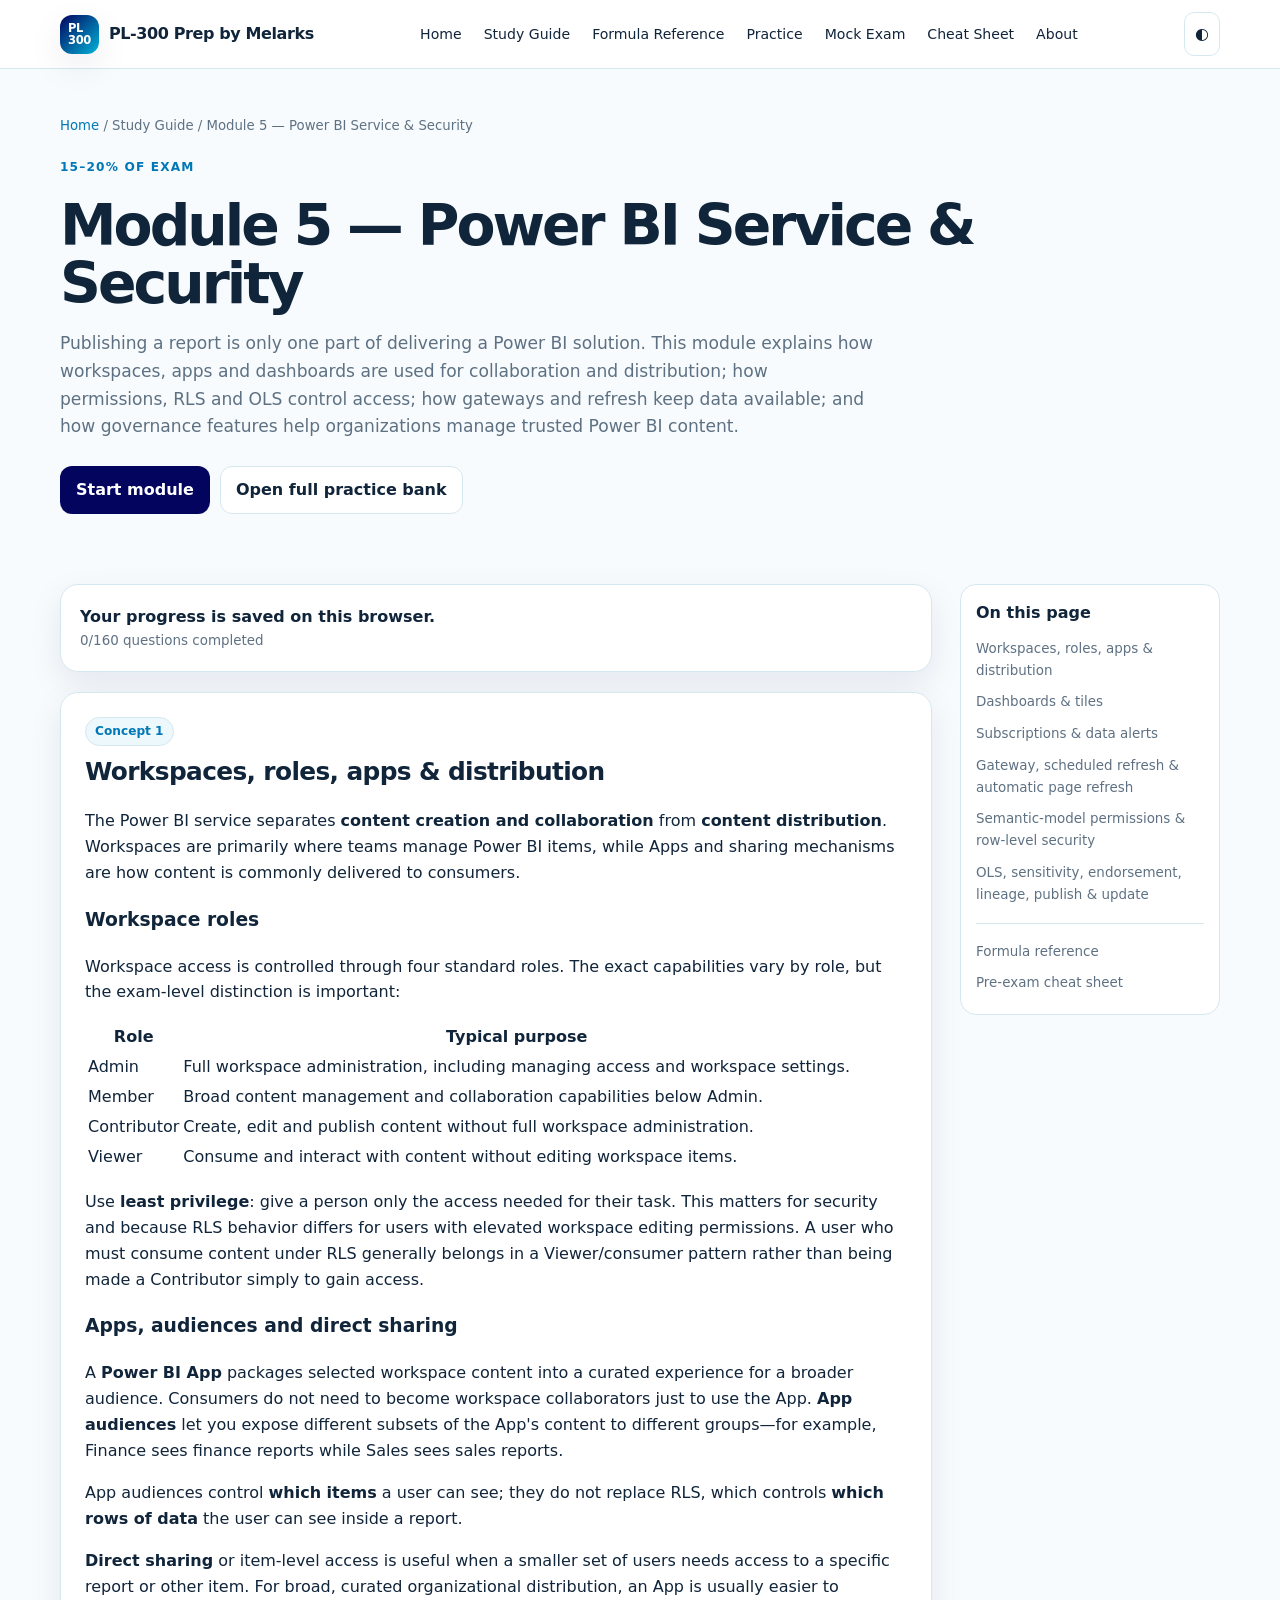
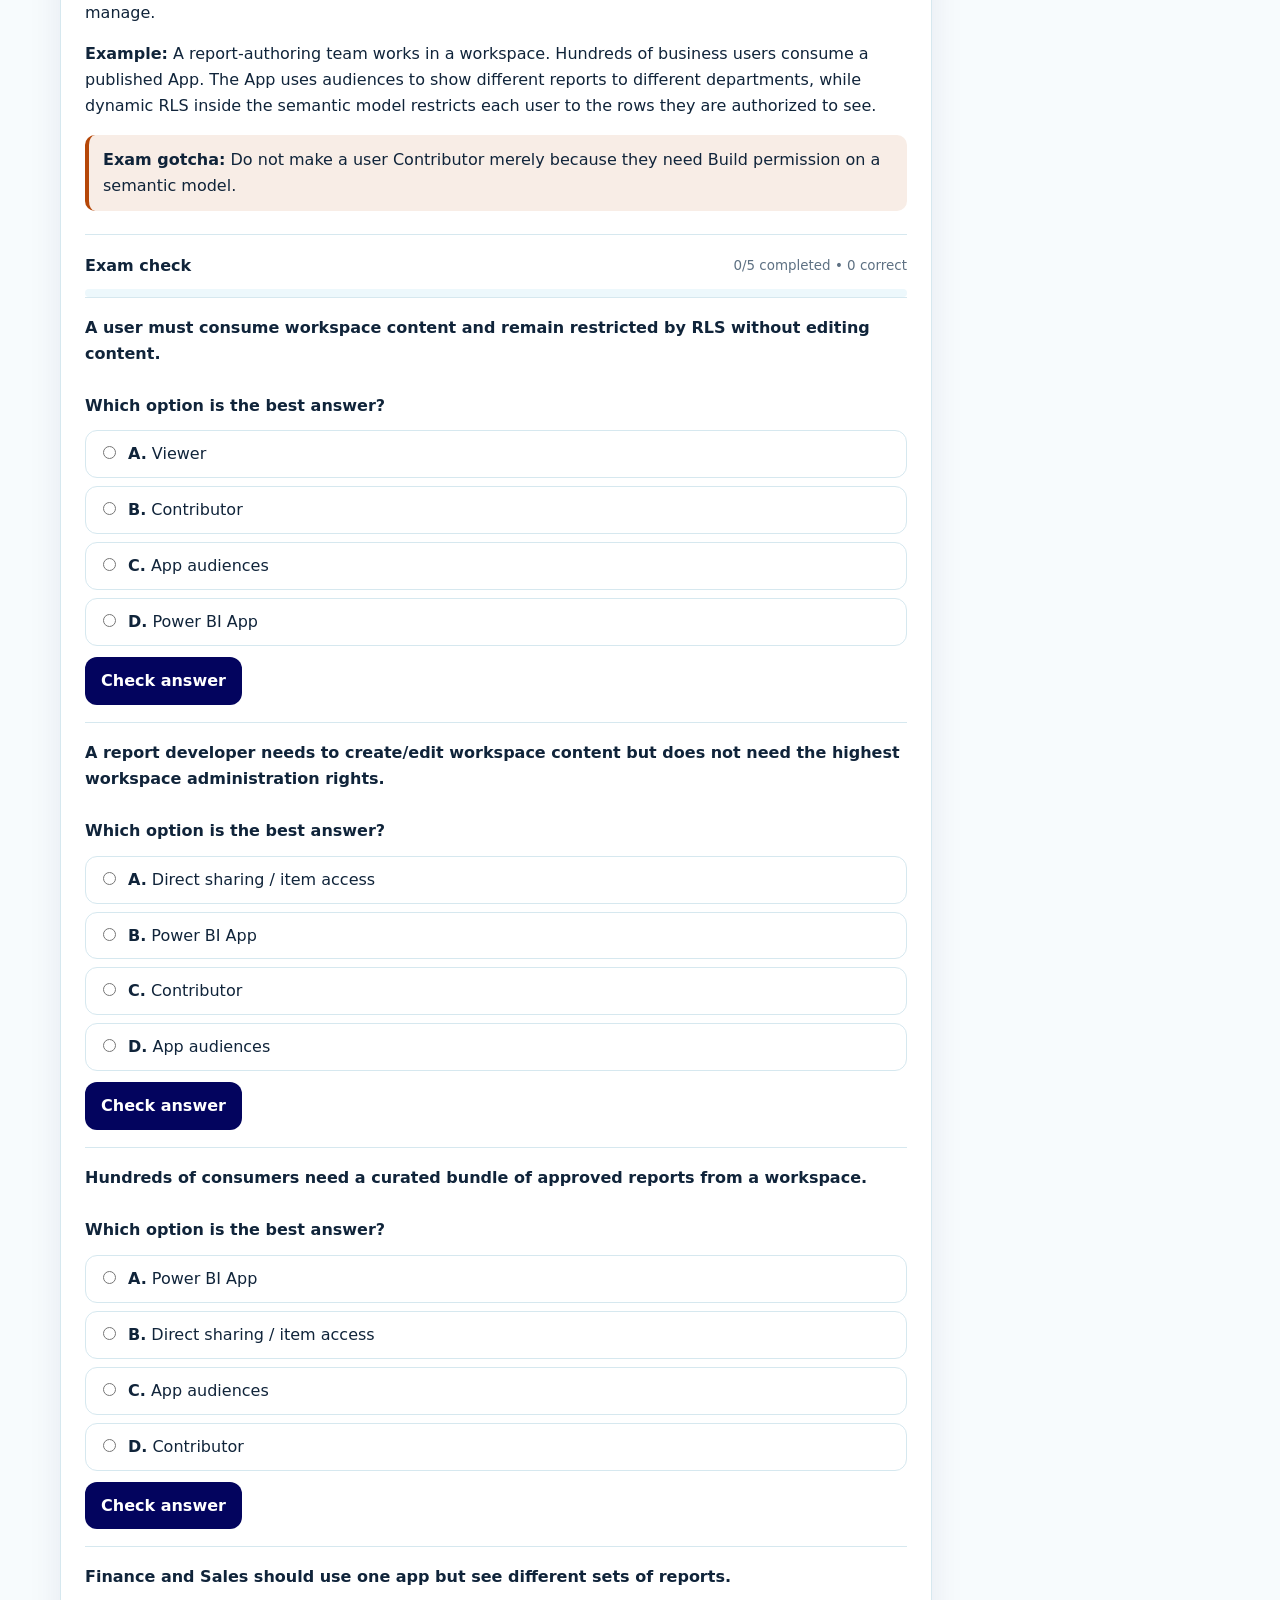
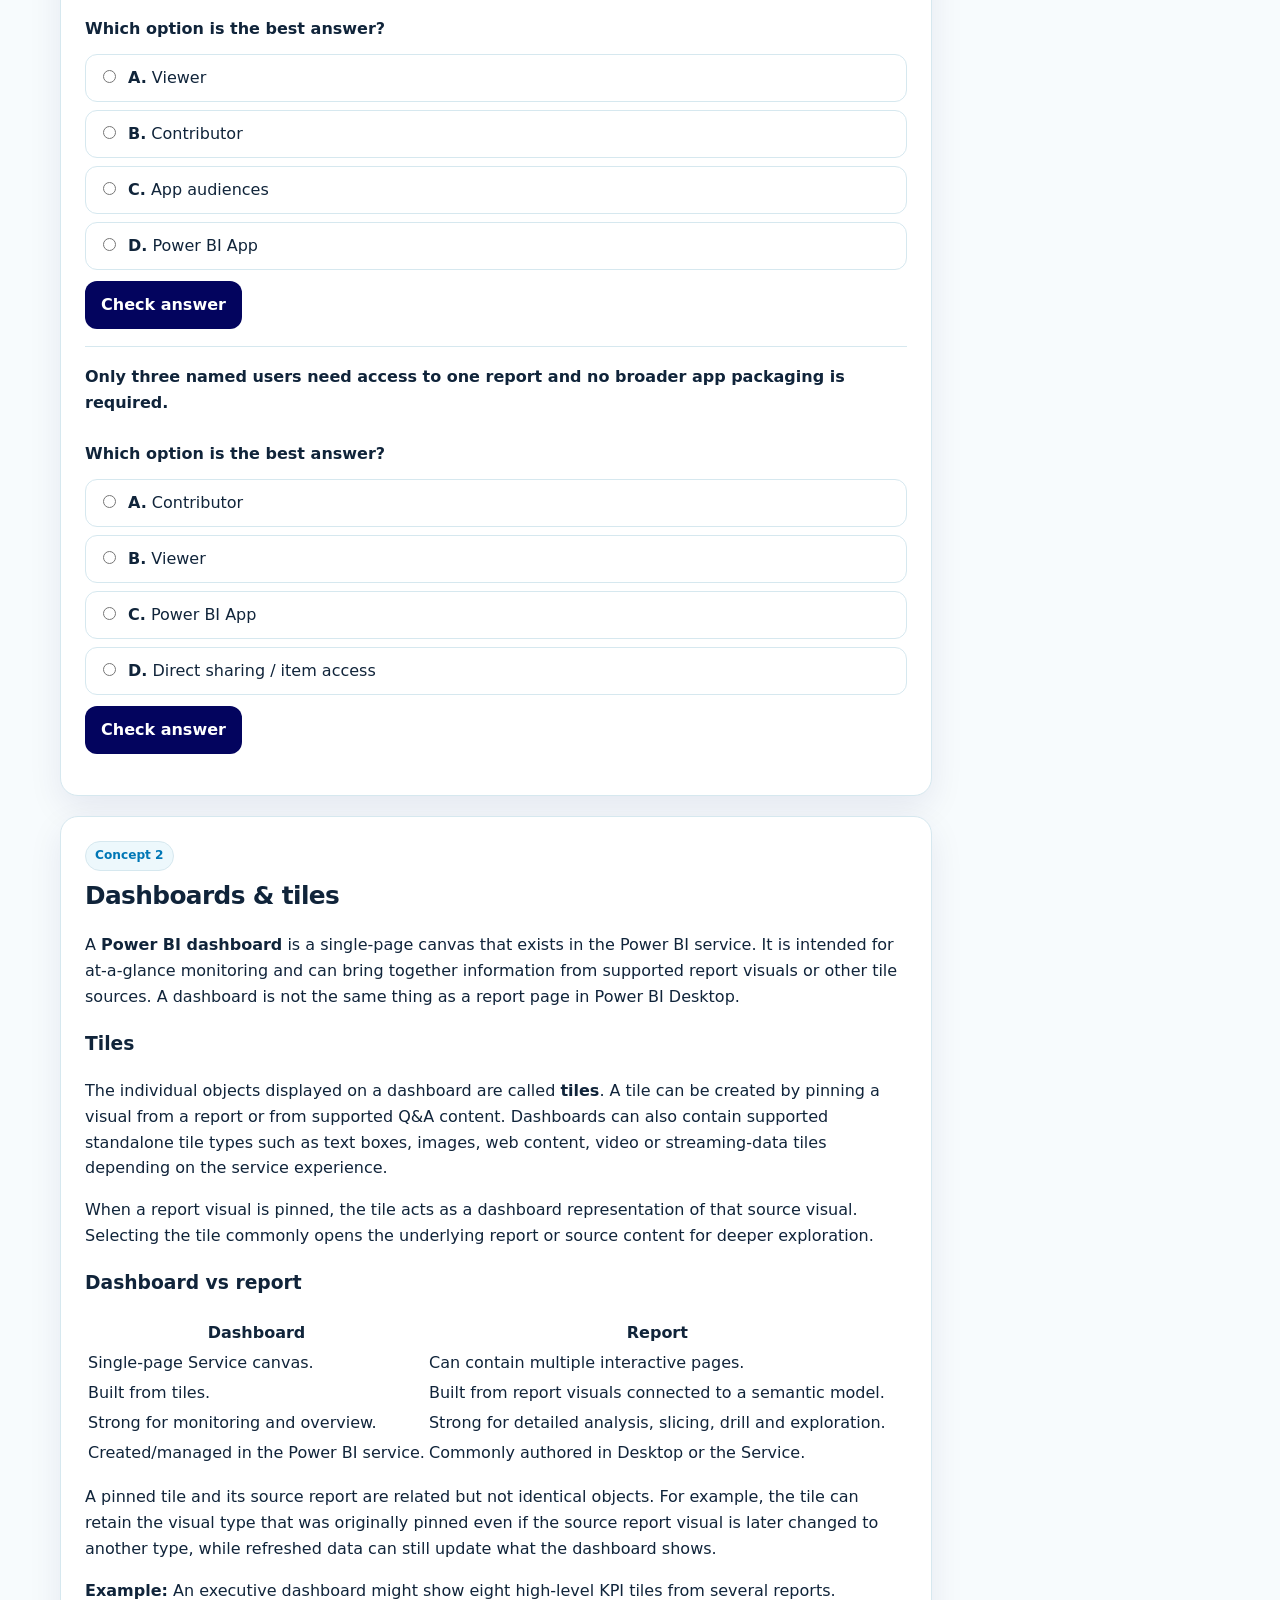
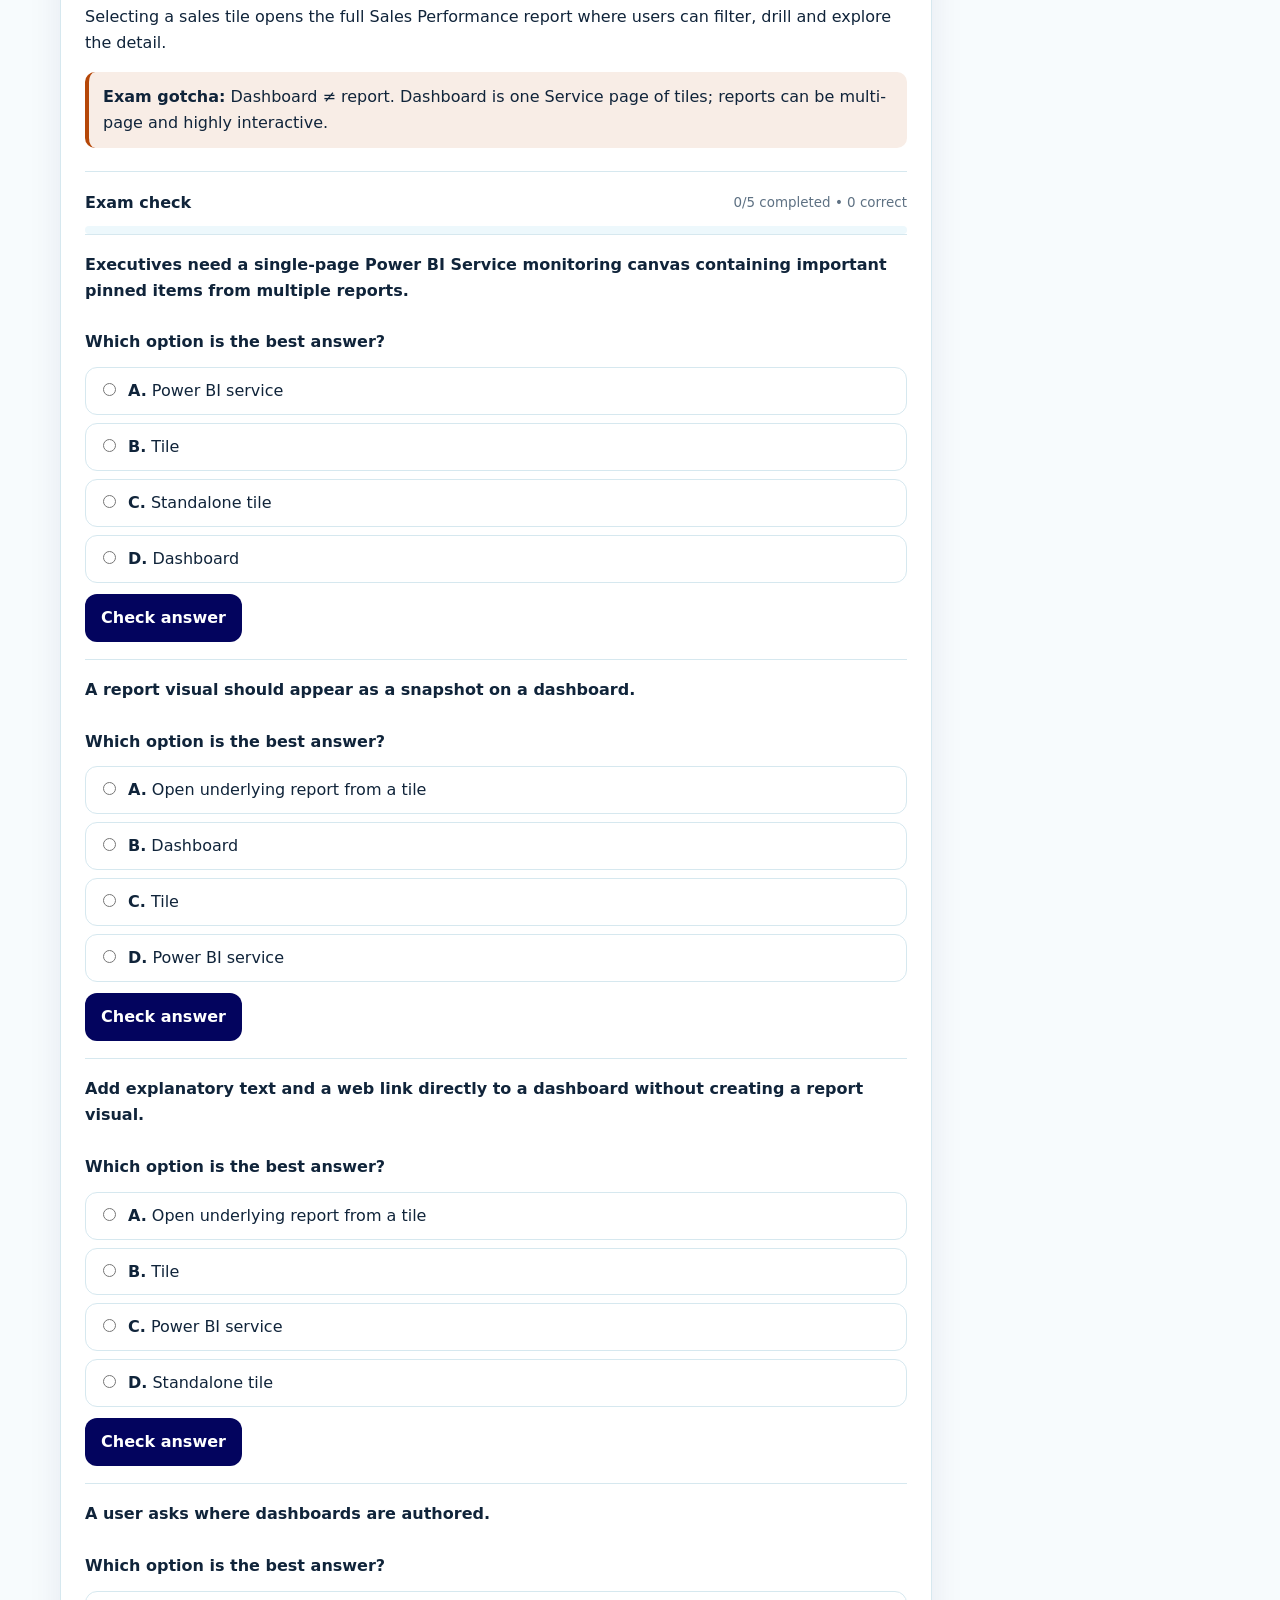
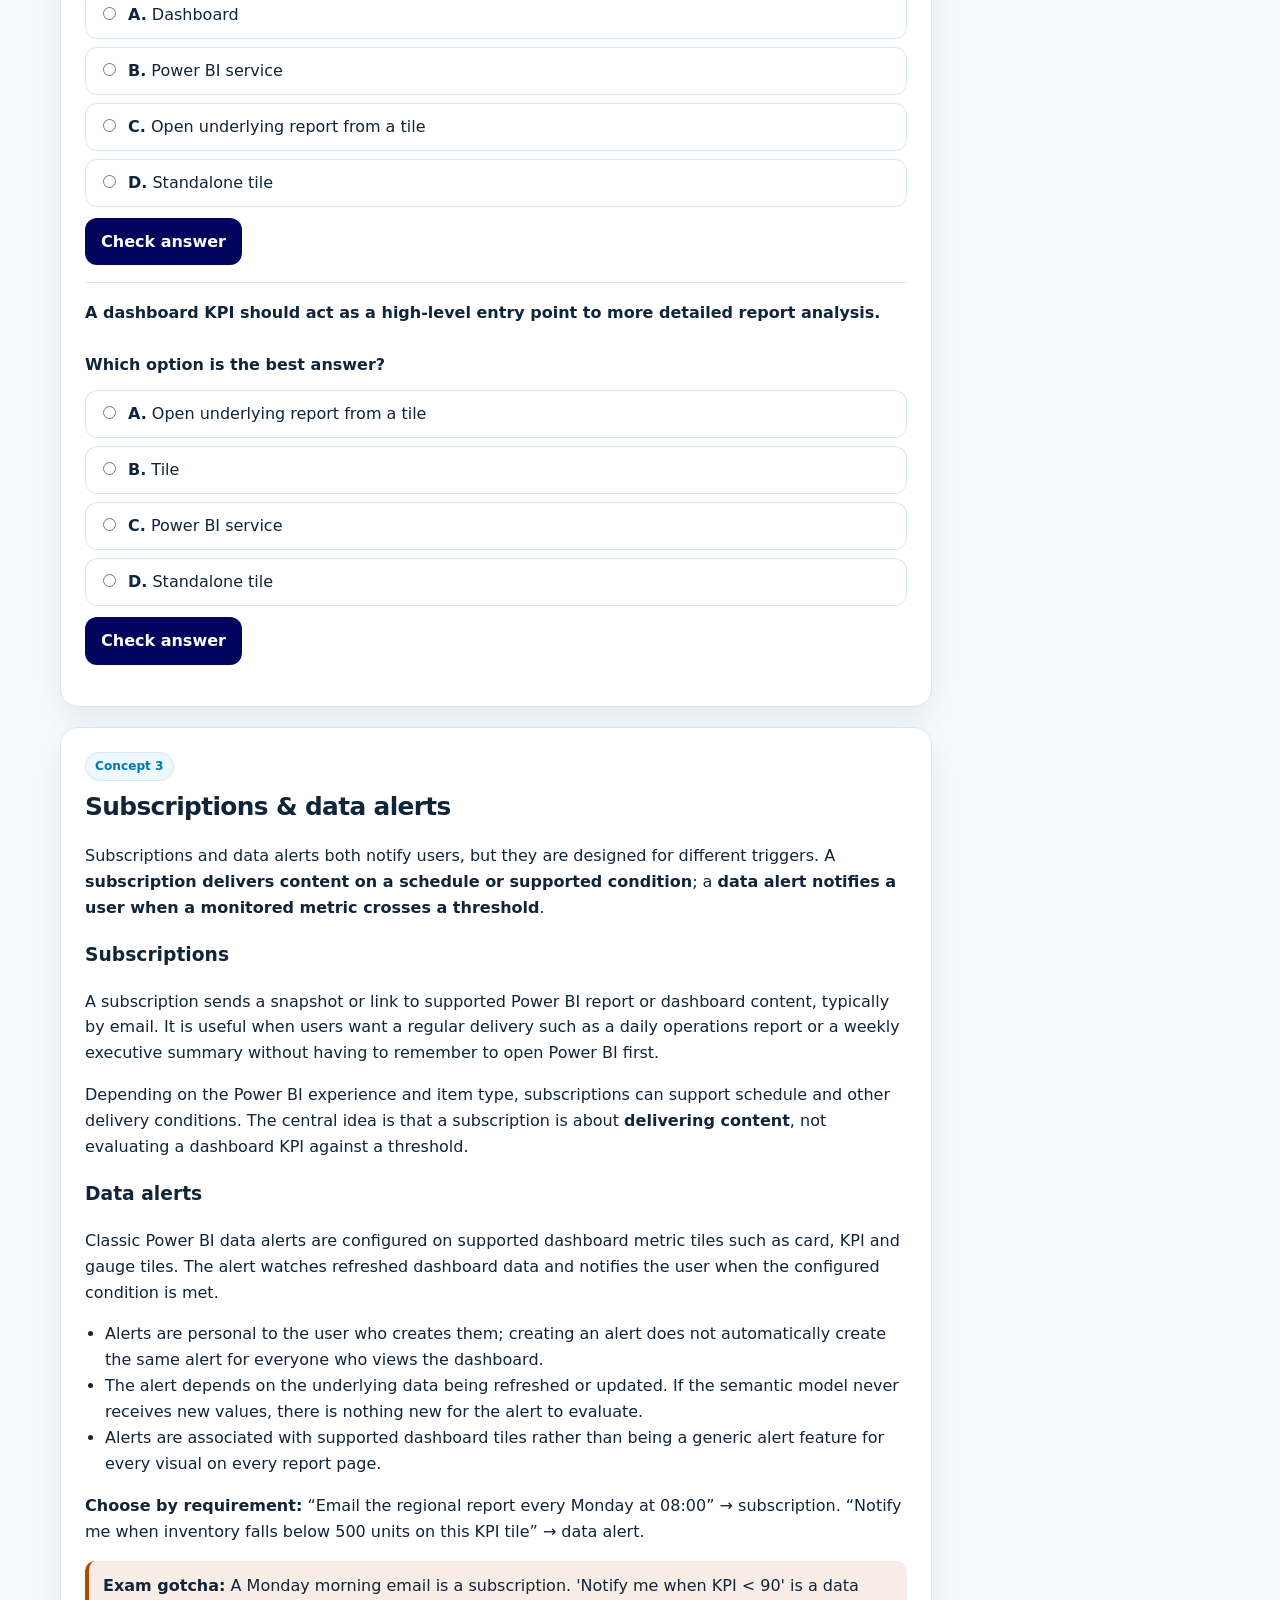
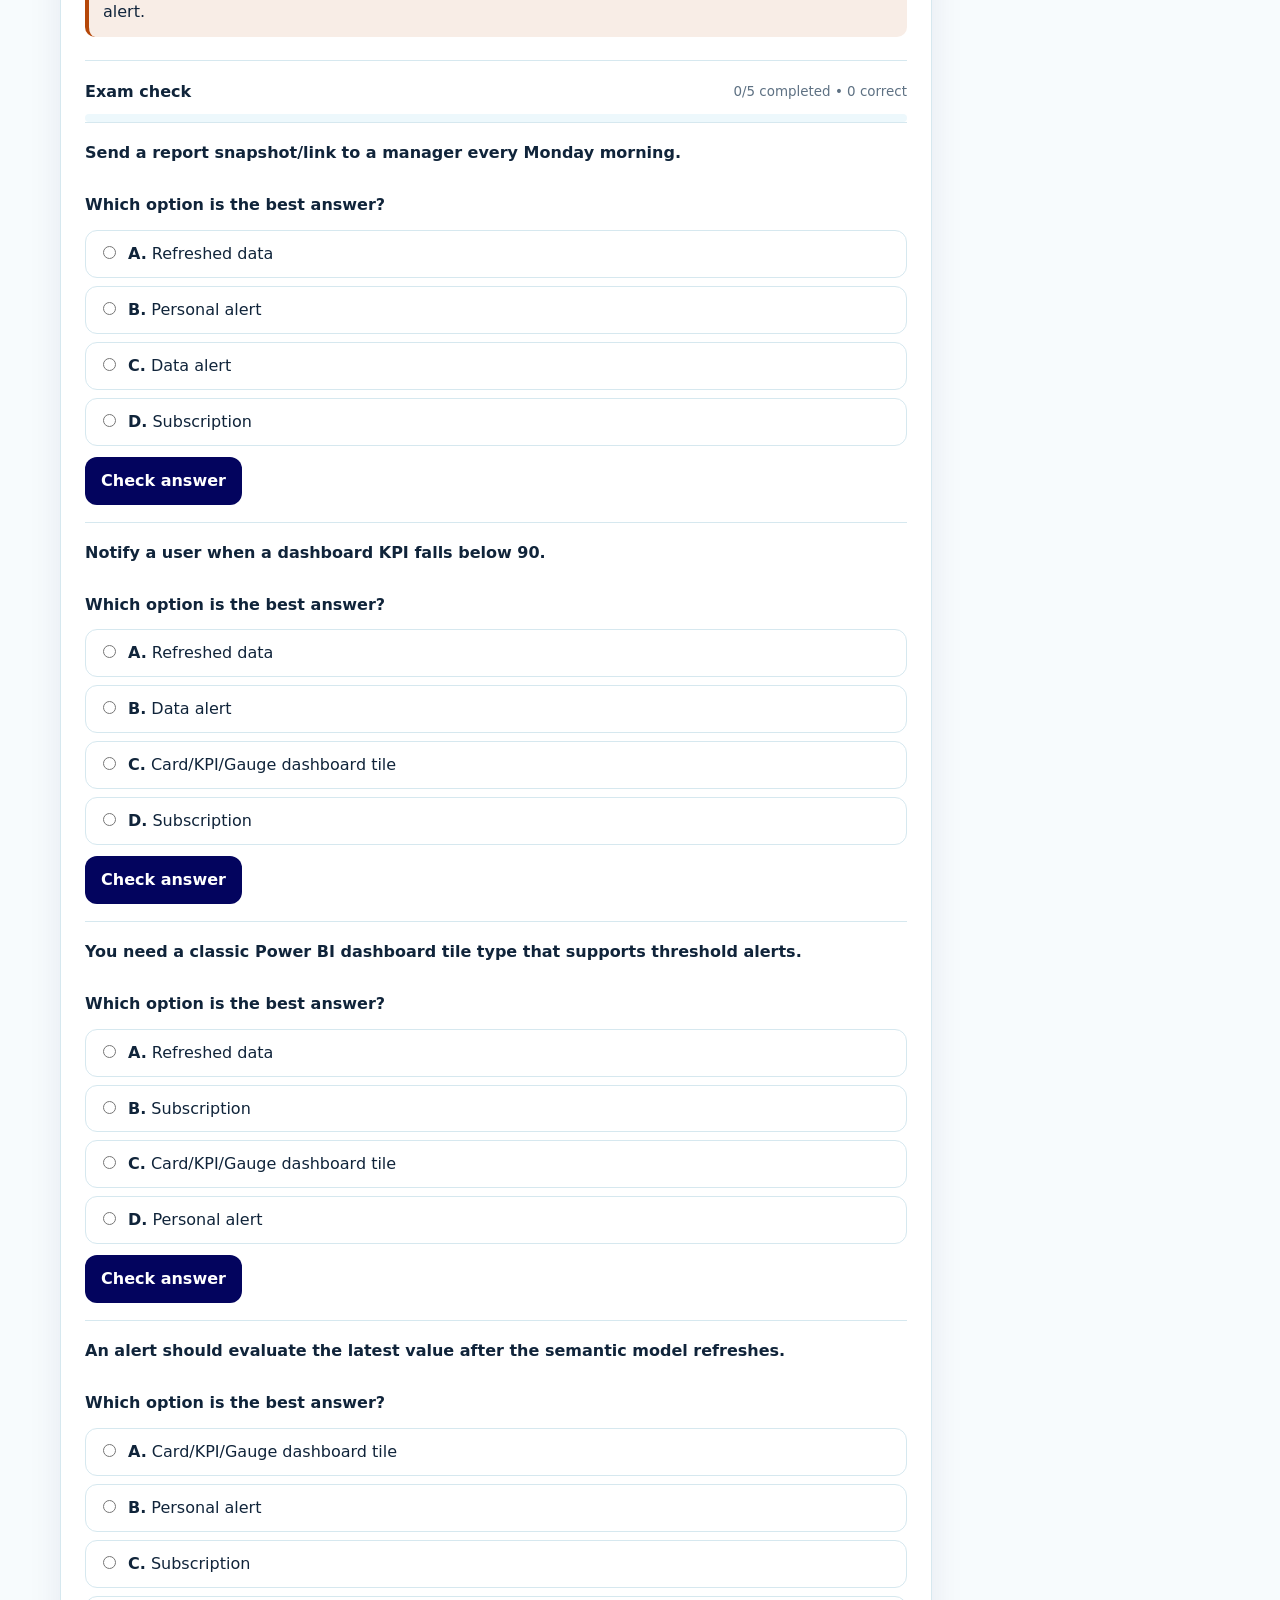
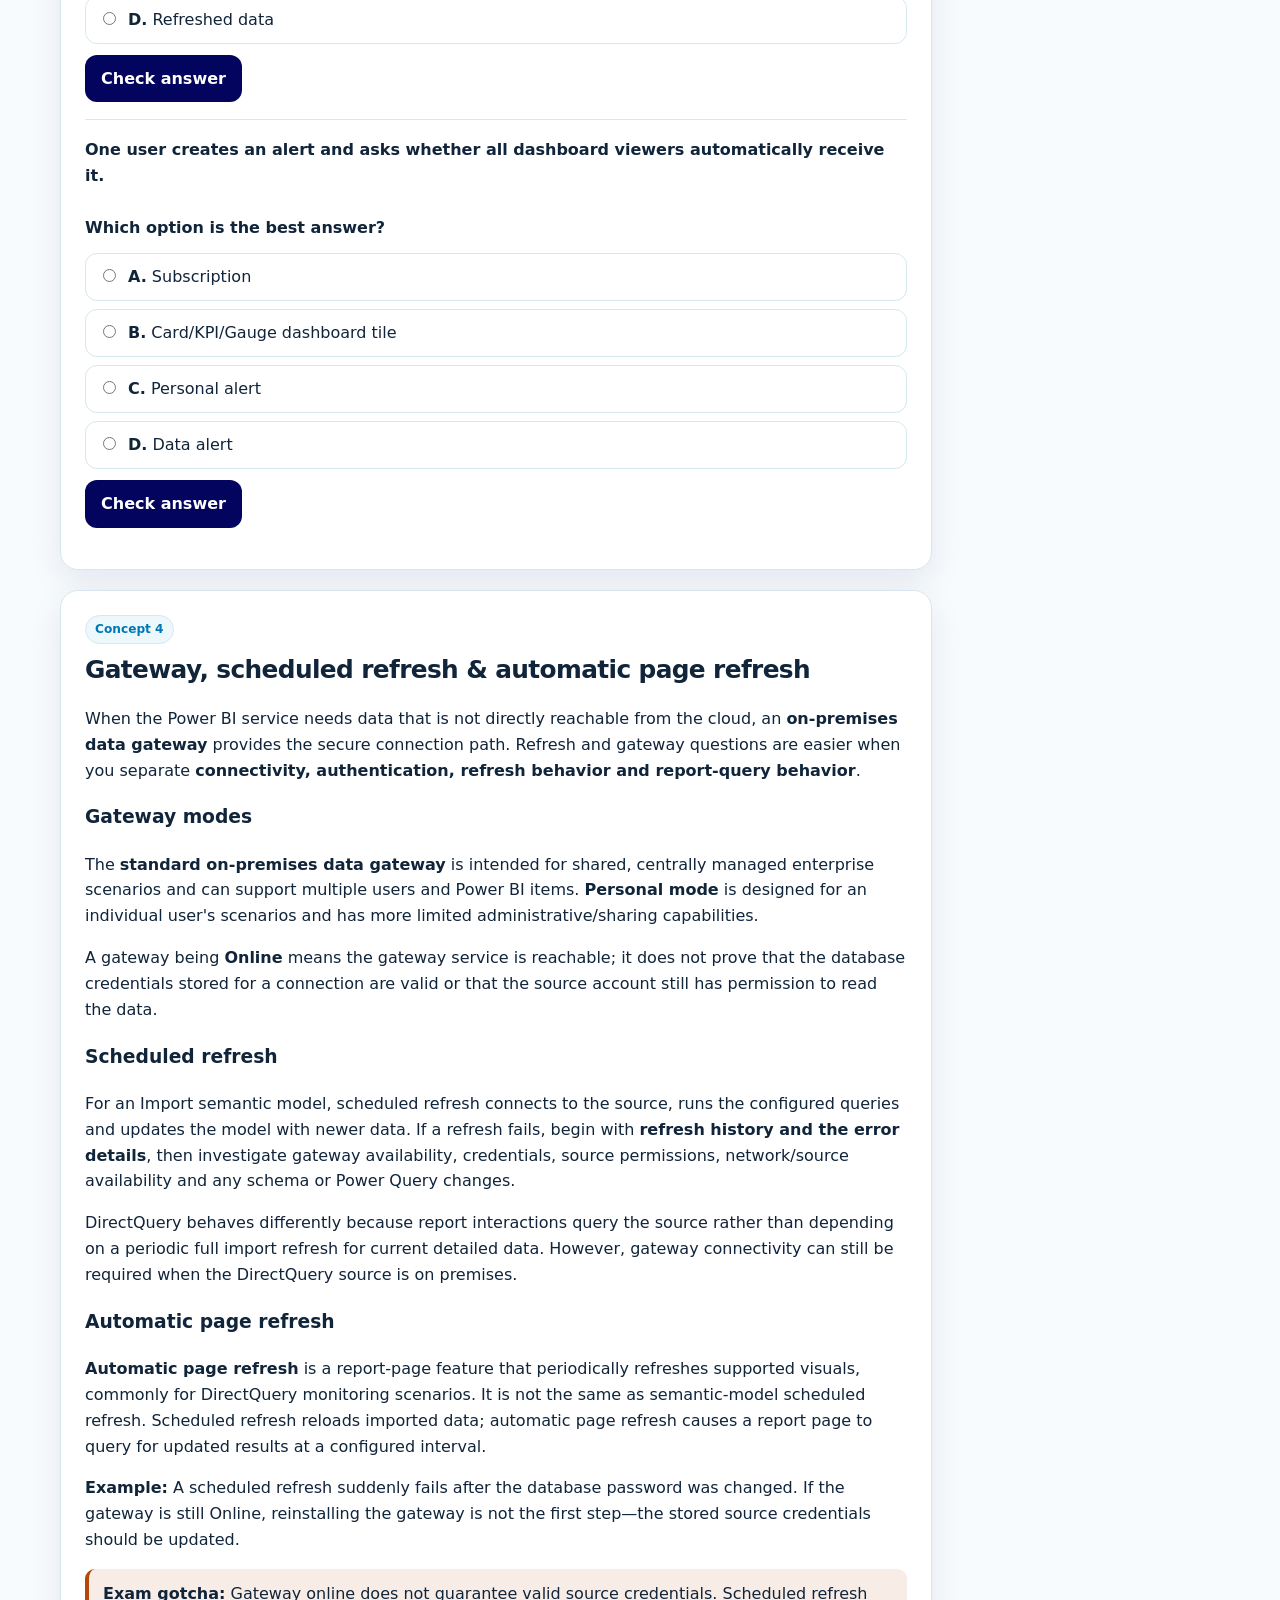
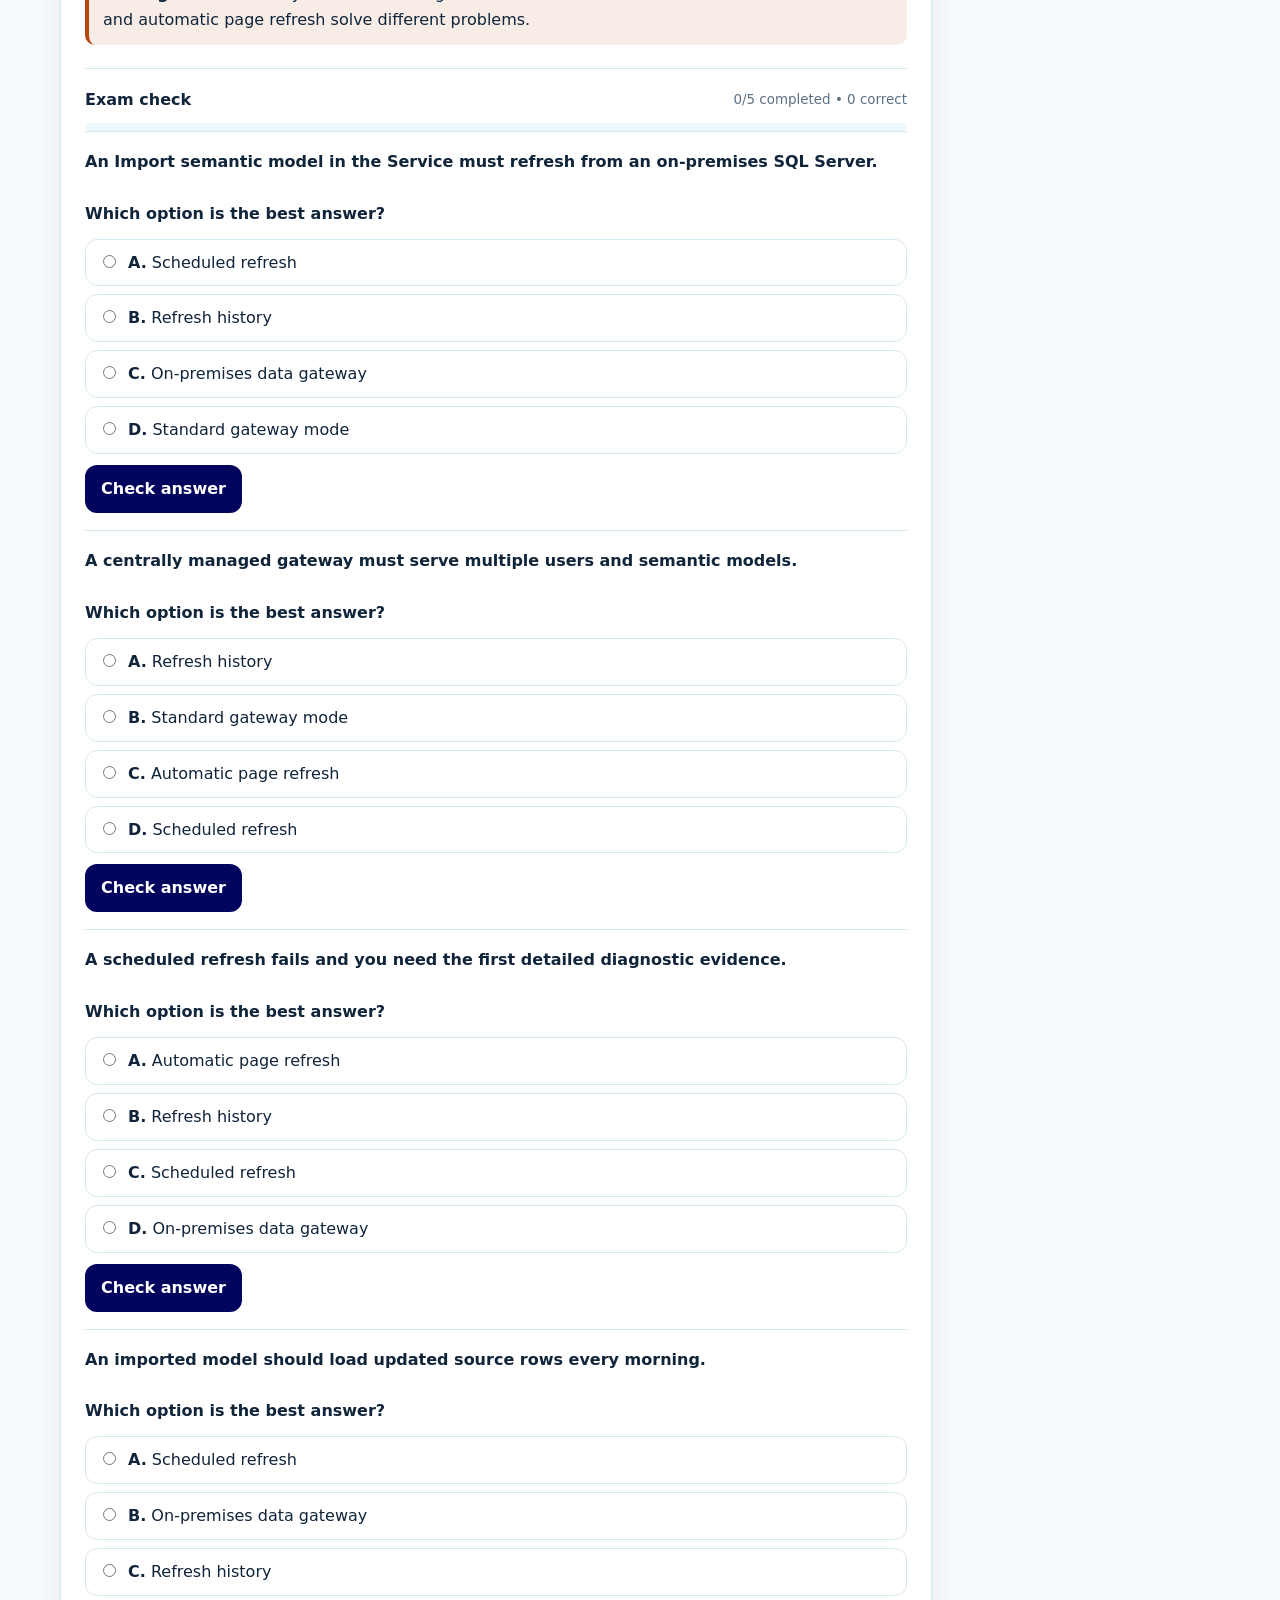
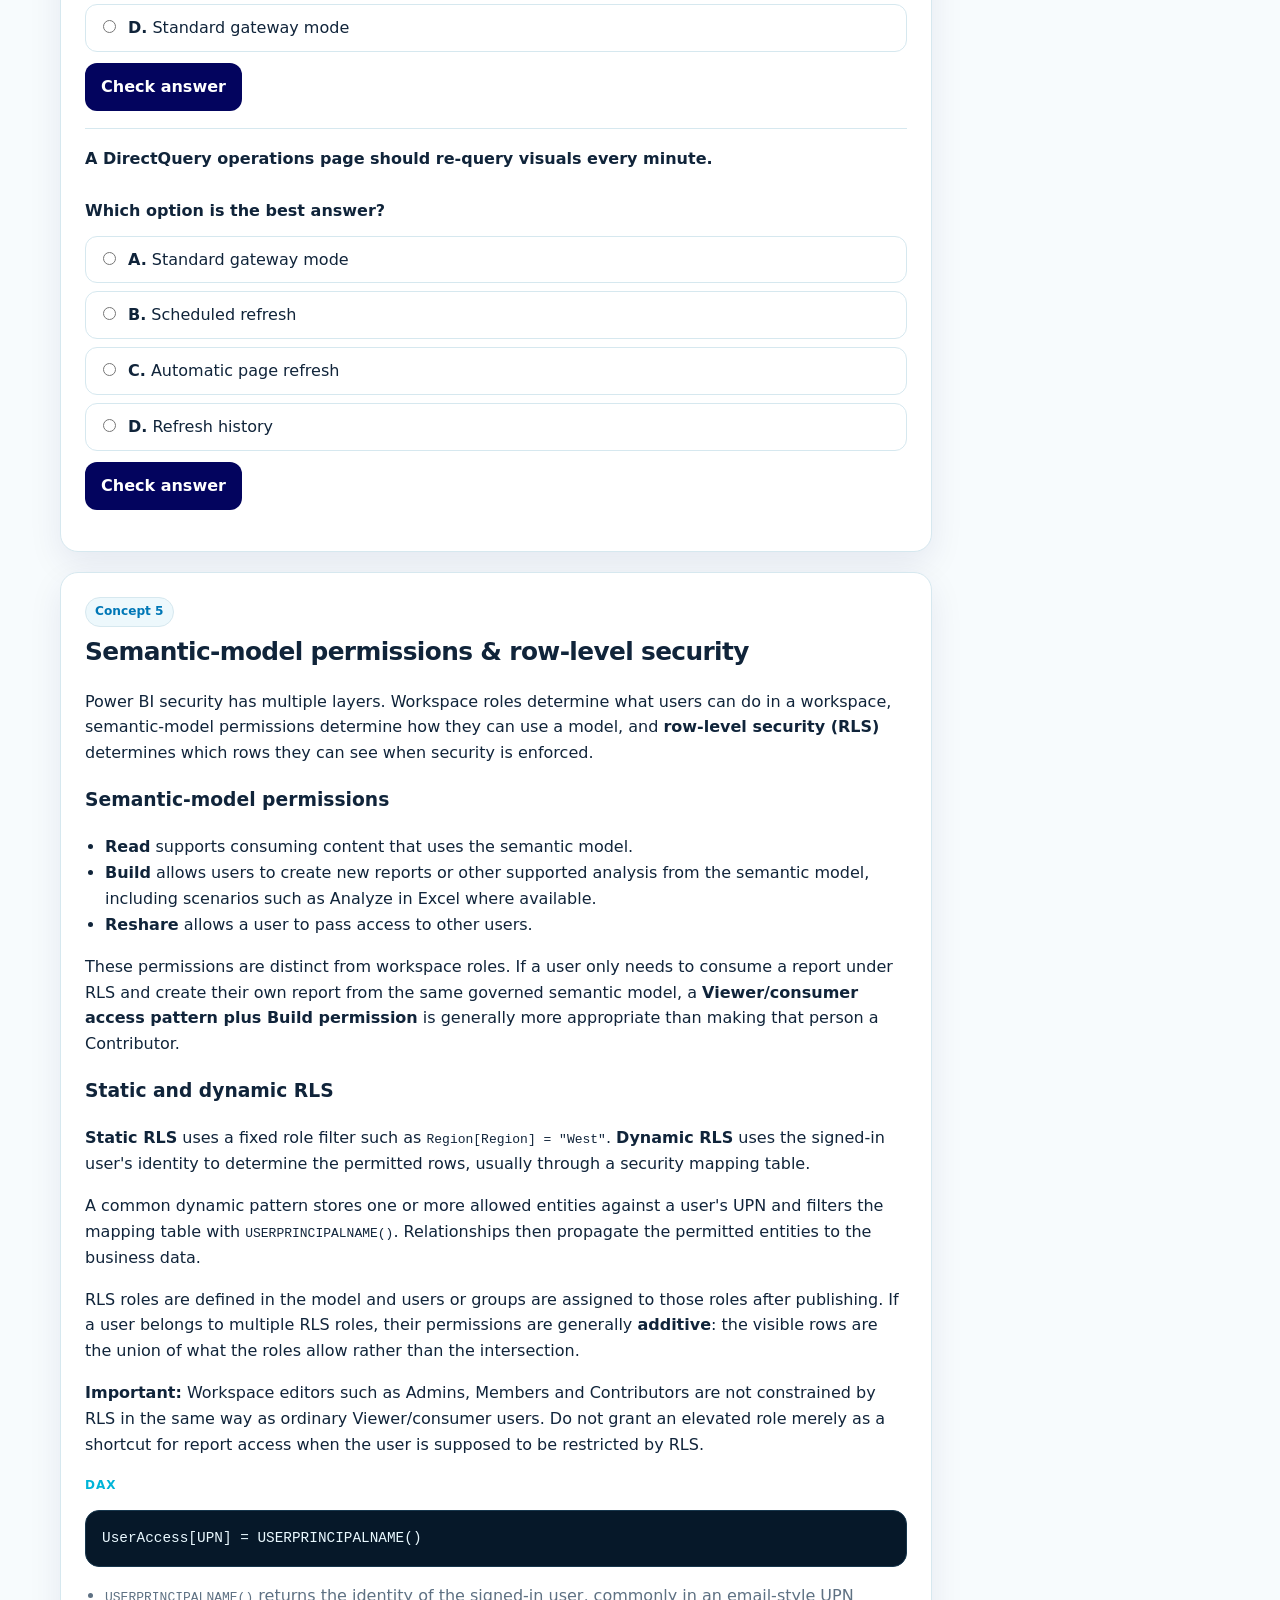
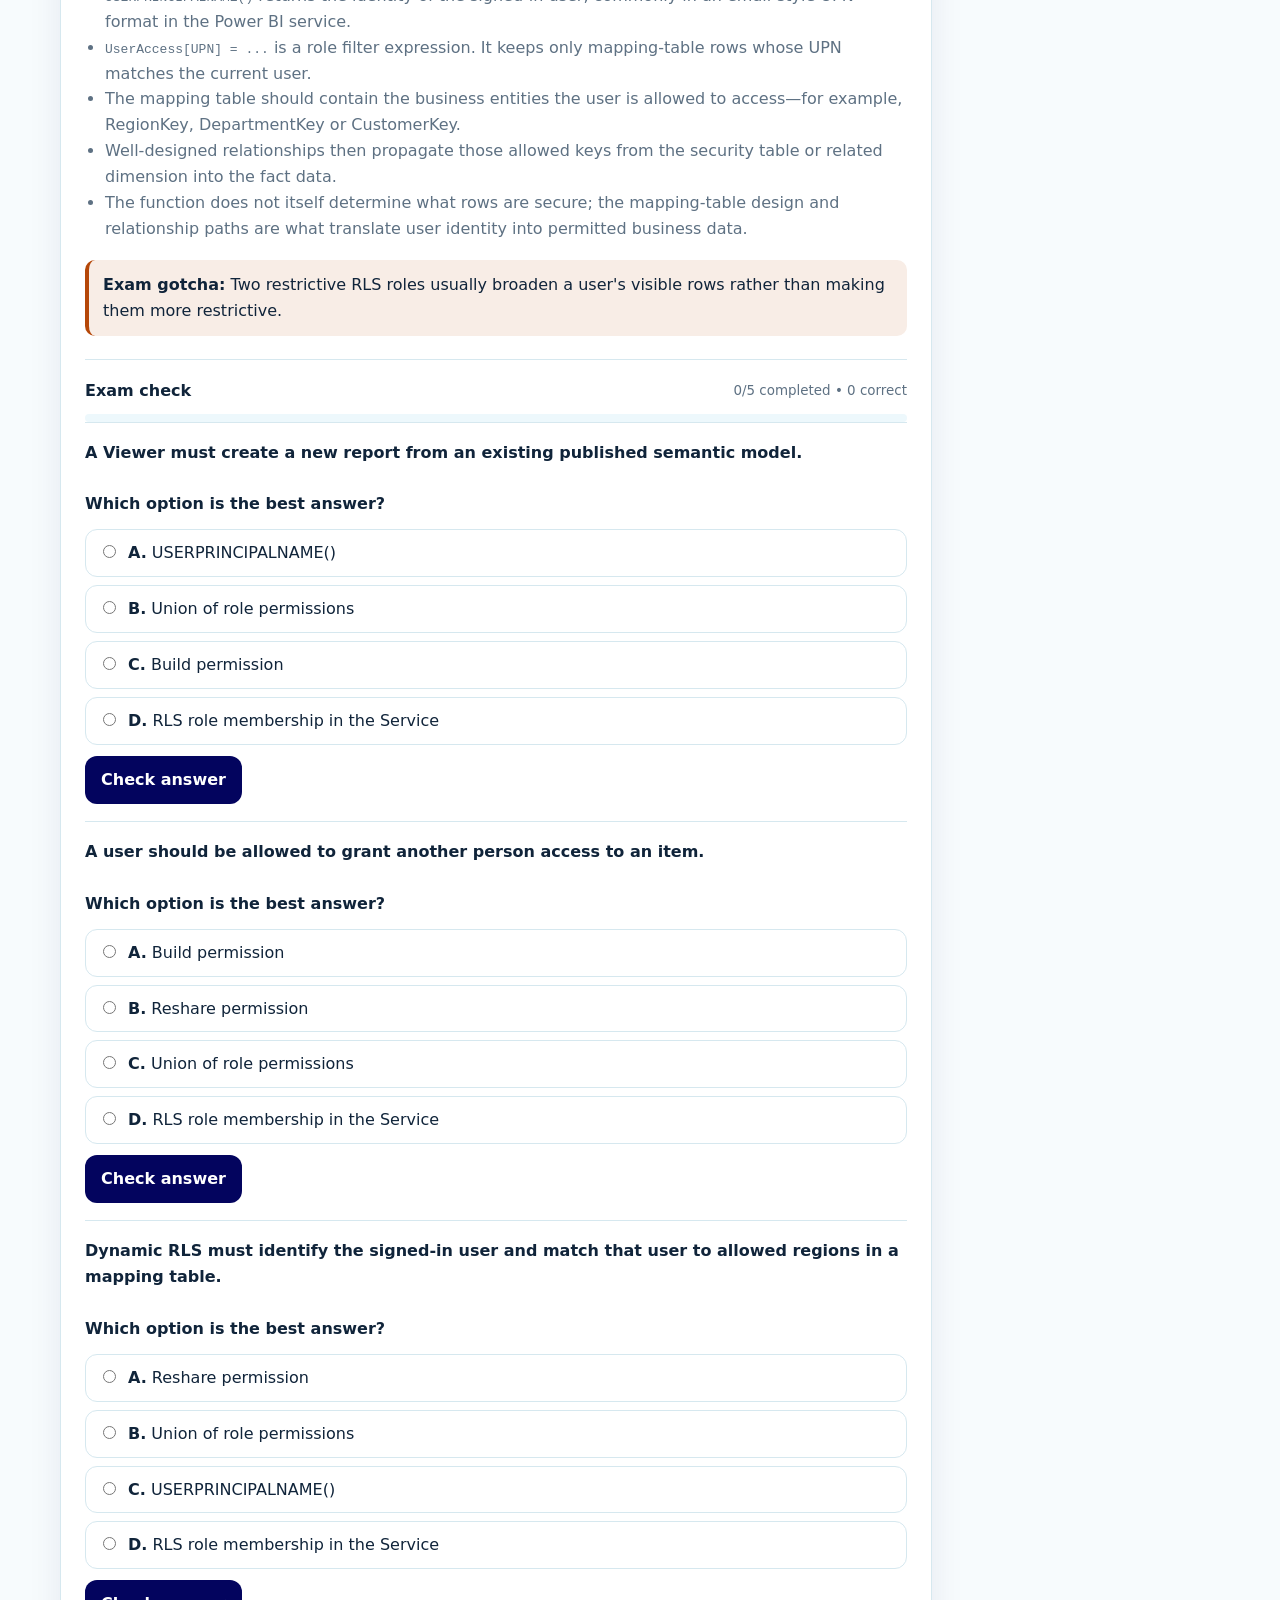
<file: service-security.html>
<!DOCTYPE html>

<html data-theme="light" lang="en">
<head>
<meta charset="utf-8"/>
<meta content="width=device-width,initial-scale=1" name="viewport"/>
<title>Power BI Service &amp; Security | PL-300 Exam Prep by Melarks</title>
<meta content="PL-300 Power BI Service guide covering workspaces, apps, dashboards, tiles, alerts, gateways, refresh, permissions, RLS, OLS and governance." name="description"/>
<meta content="index,follow,max-image-preview:large" name="robots"/>
<link href="https://melarks.com/service-security.html" rel="canonical"/>
<meta content="#03045e" name="theme-color"/>
<meta content="light dark" name="color-scheme"/>
<meta content="website" property="og:type"/>
<meta content="Microsoft Power BI Data Analyst PL-300 Exam Prep by Melarks" property="og:site_name"/>
<meta content="Power BI Service &amp; Security | PL-300 Exam Prep by Melarks" property="og:title"/>
<meta content="PL-300 Power BI Service guide covering workspaces, apps, dashboards, tiles, alerts, gateways, refresh, permissions, RLS, OLS and governance." property="og:description"/>
<meta content="https://melarks.com/service-security.html" property="og:url"/>
<meta content="https://melarks.com/assets/og-cover.png" property="og:image"/>
<meta content="PL-300 Exam Prep by Melarks" property="og:image:alt"/>
<meta content="summary_large_image" name="twitter:card"/>
<meta content="Power BI Service &amp; Security | PL-300 Exam Prep by Melarks" name="twitter:title"/>
<meta content="PL-300 Power BI Service guide covering workspaces, apps, dashboards, tiles, alerts, gateways, refresh, permissions, RLS, OLS and governance." name="twitter:description"/>
<meta content="https://melarks.com/assets/og-cover.png" name="twitter:image"/>
<link href="assets/favicon.svg" rel="icon" type="image/svg+xml"/>
<link href="site.webmanifest" rel="manifest"/>
<link href="css/styles.css" rel="stylesheet"/>
<script type="application/ld+json">{"@context": "https://schema.org", "@type": "WebPage", "name": "Power BI Service & Security | PL-300 Exam Prep by Melarks", "description": "PL-300 Power BI Service guide covering workspaces, apps, dashboards, tiles, alerts, gateways, refresh, permissions, RLS, OLS and governance.", "url": "https://melarks.com/service-security.html", "isPartOf": {"@type": "WebSite", "name": "Microsoft Power BI Data Analyst PL-300 Exam Prep by Melarks", "url": "https://melarks.com"}}</script>
<script type="application/ld+json">{"@context": "https://schema.org", "@type": "LearningResource", "name": "Module 5 — Power BI Service & Security", "description": "Learn how workspaces, Apps, dashboards, permissions, RLS, gateways, refresh and governance work in the Power BI service.", "educationalLevel": "Intermediate", "learningResourceType": "Study guide", "about": "Microsoft Power BI Data Analyst PL-300 certification"}</script><script type="application/ld+json">{"@context": "https://schema.org", "@type": "BreadcrumbList", "itemListElement": [{"@type": "ListItem", "position": 1, "name": "Home", "item": "https://melarks.com/"}, {"@type": "ListItem", "position": 2, "name": "Module 5 — Power BI Service & Security", "item": "https://melarks.com/service-security.html"}]}</script>
</head>
<body>
<a class="skip-link" href="#main">Skip to main content</a>
<header class="site-header">
<div class="wrap topbar">
<a aria-label="Melarks PL-300 Exam Prep home" class="brand" href="index.html">
<span aria-hidden="true" class="brand-mark">PL<br/>300</span>
<span>PL-300 Prep by Melarks</span>
</a>
<nav aria-label="Primary navigation" class="nav"><a href="index.html">Home</a>
<a href="prepare-data.html">Study Guide</a>
<a href="formula-reference.html">Formula Reference</a>
<a href="practice.html">Practice</a>
<a href="mock-exam.html">Mock Exam</a>
<a href="cheat-sheet.html">Cheat Sheet</a>
<a href="about.html">About</a></nav>
<div style="display:flex;gap:7px">
<button aria-label="Toggle dark and light theme" class="icon-btn" data-theme-toggle="" type="button">◐</button>
<button aria-label="Open navigation menu" class="menu-btn" data-menu="" type="button">Menu</button>
</div>
</div>
</header>
<main id="main">
<section class="page-hero">
<div class="wrap">
<div class="breadcrumbs"><a href="index.html">Home</a> / Study Guide / Module 5 — Power BI Service &amp; Security</div>
<span class="eyebrow">15–20% of exam</span>
<h1>Module 5 — Power BI Service &amp; Security</h1>
<p>Publishing a report is only one part of delivering a Power BI solution. This module explains how workspaces, apps and dashboards are used for collaboration and distribution; how permissions, RLS and OLS control access; how gateways and refresh keep data available; and how governance features help organizations manage trusted Power BI content.</p>
<div class="actions">
<a class="btn" href="#module-content">Start module</a>
<a class="btn secondary" href="practice.html">Open full practice bank</a>
</div>
</div>
</section>
<section class="section" id="module-content">
<div class="wrap layout">
<div>
<div class="notice" style="margin-bottom:20px">
<strong>Your progress is saved on this browser.</strong>
<div class="small" data-global-progress="">0/160 questions completed</div>
</div>
<section class="concept" id="workspaces_apps">
<span class="pill">Concept 1</span>
<h2>Workspaces, roles, apps &amp; distribution</h2><div class="concept-explanation"><p class="concept-lead">The Power BI service separates <strong>content creation and collaboration</strong> from <strong>content distribution</strong>. Workspaces are primarily where teams manage Power BI items, while Apps and sharing mechanisms are how content is commonly delivered to consumers.</p>
<h3>Workspace roles</h3>
<p>Workspace access is controlled through four standard roles. The exact capabilities vary by role, but the exam-level distinction is important:</p>
<table class="concept-table"><tr><th>Role</th><th>Typical purpose</th></tr><tr><td>Admin</td><td>Full workspace administration, including managing access and workspace settings.</td></tr><tr><td>Member</td><td>Broad content management and collaboration capabilities below Admin.</td></tr><tr><td>Contributor</td><td>Create, edit and publish content without full workspace administration.</td></tr><tr><td>Viewer</td><td>Consume and interact with content without editing workspace items.</td></tr></table>
<p>Use <strong>least privilege</strong>: give a person only the access needed for their task. This matters for security and because RLS behavior differs for users with elevated workspace editing permissions. A user who must consume content under RLS generally belongs in a Viewer/consumer pattern rather than being made a Contributor simply to gain access.</p>
<h3>Apps, audiences and direct sharing</h3>
<p>A <strong>Power BI App</strong> packages selected workspace content into a curated experience for a broader audience. Consumers do not need to become workspace collaborators just to use the App. <strong>App audiences</strong> let you expose different subsets of the App's content to different groups—for example, Finance sees finance reports while Sales sees sales reports.</p>
<p>App audiences control <strong>which items</strong> a user can see; they do not replace RLS, which controls <strong>which rows of data</strong> the user can see inside a report.</p>
<p><strong>Direct sharing</strong> or item-level access is useful when a smaller set of users needs access to a specific report or other item. For broad, curated organizational distribution, an App is usually easier to manage.</p>
<div class="example-box"><strong>Example:</strong> A report-authoring team works in a workspace. Hundreds of business users consume a published App. The App uses audiences to show different reports to different departments, while dynamic RLS inside the semantic model restricts each user to the rows they are authorized to see.</div></div>
<div class="gotcha"><strong>Exam gotcha:</strong> Do not make a user Contributor merely because they need Build permission on a semantic model.</div>
<div class="inline-quiz" data-limit="5" data-topic="workspaces_apps"></div>
</section><section class="concept" id="dashboards_tiles">
<span class="pill">Concept 2</span>
<h2>Dashboards &amp; tiles</h2><div class="concept-explanation"><p class="concept-lead">A <strong>Power BI dashboard</strong> is a single-page canvas that exists in the Power BI service. It is intended for at-a-glance monitoring and can bring together information from supported report visuals or other tile sources. A dashboard is not the same thing as a report page in Power BI Desktop.</p>
<h3>Tiles</h3>
<p>The individual objects displayed on a dashboard are called <strong>tiles</strong>. A tile can be created by pinning a visual from a report or from supported Q&amp;A content. Dashboards can also contain supported standalone tile types such as text boxes, images, web content, video or streaming-data tiles depending on the service experience.</p>
<p>When a report visual is pinned, the tile acts as a dashboard representation of that source visual. Selecting the tile commonly opens the underlying report or source content for deeper exploration.</p>
<h3>Dashboard vs report</h3>
<table class="concept-table"><tr><th>Dashboard</th><th>Report</th></tr><tr><td>Single-page Service canvas.</td><td>Can contain multiple interactive pages.</td></tr><tr><td>Built from tiles.</td><td>Built from report visuals connected to a semantic model.</td></tr><tr><td>Strong for monitoring and overview.</td><td>Strong for detailed analysis, slicing, drill and exploration.</td></tr><tr><td>Created/managed in the Power BI service.</td><td>Commonly authored in Desktop or the Service.</td></tr></table>
<p>A pinned tile and its source report are related but not identical objects. For example, the tile can retain the visual type that was originally pinned even if the source report visual is later changed to another type, while refreshed data can still update what the dashboard shows.</p>
<div class="example-box"><strong>Example:</strong> An executive dashboard might show eight high-level KPI tiles from several reports. Selecting a sales tile opens the full Sales Performance report where users can filter, drill and explore the detail.</div></div>
<div class="gotcha"><strong>Exam gotcha:</strong> Dashboard ≠ report. Dashboard is one Service page of tiles; reports can be multi-page and highly interactive.</div>
<div class="inline-quiz" data-limit="5" data-topic="dashboards_tiles"></div>
</section><section class="concept" id="alerts_subscriptions">
<span class="pill">Concept 3</span>
<h2>Subscriptions &amp; data alerts</h2><div class="concept-explanation"><p class="concept-lead">Subscriptions and data alerts both notify users, but they are designed for different triggers. A <strong>subscription delivers content on a schedule or supported condition</strong>; a <strong>data alert notifies a user when a monitored metric crosses a threshold</strong>.</p>
<h3>Subscriptions</h3>
<p>A subscription sends a snapshot or link to supported Power BI report or dashboard content, typically by email. It is useful when users want a regular delivery such as a daily operations report or a weekly executive summary without having to remember to open Power BI first.</p>
<p>Depending on the Power BI experience and item type, subscriptions can support schedule and other delivery conditions. The central idea is that a subscription is about <strong>delivering content</strong>, not evaluating a dashboard KPI against a threshold.</p>
<h3>Data alerts</h3>
<p>Classic Power BI data alerts are configured on supported dashboard metric tiles such as card, KPI and gauge tiles. The alert watches refreshed dashboard data and notifies the user when the configured condition is met.</p>
<ul><li>Alerts are personal to the user who creates them; creating an alert does not automatically create the same alert for everyone who views the dashboard.</li><li>The alert depends on the underlying data being refreshed or updated. If the semantic model never receives new values, there is nothing new for the alert to evaluate.</li><li>Alerts are associated with supported dashboard tiles rather than being a generic alert feature for every visual on every report page.</li></ul>
<div class="example-box"><strong>Choose by requirement:</strong> “Email the regional report every Monday at 08:00” → subscription. “Notify me when inventory falls below 500 units on this KPI tile” → data alert.</div></div>
<div class="gotcha"><strong>Exam gotcha:</strong> A Monday morning email is a subscription. 'Notify me when KPI &lt; 90' is a data alert.</div>
<div class="inline-quiz" data-limit="5" data-topic="alerts_subscriptions"></div>
</section><section class="concept" id="gateway_refresh">
<span class="pill">Concept 4</span>
<h2>Gateway, scheduled refresh &amp; automatic page refresh</h2><div class="concept-explanation"><p class="concept-lead">When the Power BI service needs data that is not directly reachable from the cloud, an <strong>on-premises data gateway</strong> provides the secure connection path. Refresh and gateway questions are easier when you separate <strong>connectivity, authentication, refresh behavior and report-query behavior</strong>.</p>
<h3>Gateway modes</h3>
<p>The <strong>standard on-premises data gateway</strong> is intended for shared, centrally managed enterprise scenarios and can support multiple users and Power BI items. <strong>Personal mode</strong> is designed for an individual user's scenarios and has more limited administrative/sharing capabilities.</p>
<p>A gateway being <strong>Online</strong> means the gateway service is reachable; it does not prove that the database credentials stored for a connection are valid or that the source account still has permission to read the data.</p>
<h3>Scheduled refresh</h3>
<p>For an Import semantic model, scheduled refresh connects to the source, runs the configured queries and updates the model with newer data. If a refresh fails, begin with <strong>refresh history and the error details</strong>, then investigate gateway availability, credentials, source permissions, network/source availability and any schema or Power Query changes.</p>
<p>DirectQuery behaves differently because report interactions query the source rather than depending on a periodic full import refresh for current detailed data. However, gateway connectivity can still be required when the DirectQuery source is on premises.</p>
<h3>Automatic page refresh</h3>
<p><strong>Automatic page refresh</strong> is a report-page feature that periodically refreshes supported visuals, commonly for DirectQuery monitoring scenarios. It is not the same as semantic-model scheduled refresh. Scheduled refresh reloads imported data; automatic page refresh causes a report page to query for updated results at a configured interval.</p>
<div class="example-box"><strong>Example:</strong> A scheduled refresh suddenly fails after the database password was changed. If the gateway is still Online, reinstalling the gateway is not the first step—the stored source credentials should be updated.</div></div>
<div class="gotcha"><strong>Exam gotcha:</strong> Gateway online does not guarantee valid source credentials. Scheduled refresh and automatic page refresh solve different problems.</div>
<div class="inline-quiz" data-limit="5" data-topic="gateway_refresh"></div>
</section><section class="concept" id="permissions_rls">
<span class="pill">Concept 5</span>
<h2>Semantic-model permissions &amp; row-level security</h2><div class="concept-explanation"><p class="concept-lead">Power BI security has multiple layers. Workspace roles determine what users can do in a workspace, semantic-model permissions determine how they can use a model, and <strong>row-level security (RLS)</strong> determines which rows they can see when security is enforced.</p>
<h3>Semantic-model permissions</h3>
<ul><li><strong>Read</strong> supports consuming content that uses the semantic model.</li><li><strong>Build</strong> allows users to create new reports or other supported analysis from the semantic model, including scenarios such as Analyze in Excel where available.</li><li><strong>Reshare</strong> allows a user to pass access to other users.</li></ul>
<p>These permissions are distinct from workspace roles. If a user only needs to consume a report under RLS and create their own report from the same governed semantic model, a <strong>Viewer/consumer access pattern plus Build permission</strong> is generally more appropriate than making that person a Contributor.</p>
<h3>Static and dynamic RLS</h3>
<p><strong>Static RLS</strong> uses a fixed role filter such as <code>Region[Region] = "West"</code>. <strong>Dynamic RLS</strong> uses the signed-in user's identity to determine the permitted rows, usually through a security mapping table.</p>
<p>A common dynamic pattern stores one or more allowed entities against a user's UPN and filters the mapping table with <code>USERPRINCIPALNAME()</code>. Relationships then propagate the permitted entities to the business data.</p>
<p>RLS roles are defined in the model and users or groups are assigned to those roles after publishing. If a user belongs to multiple RLS roles, their permissions are generally <strong>additive</strong>: the visible rows are the union of what the roles allow rather than the intersection.</p>
<div class="definition-box"><strong>Important:</strong> Workspace editors such as Admins, Members and Contributors are not constrained by RLS in the same way as ordinary Viewer/consumer users. Do not grant an elevated role merely as a shortcut for report access when the user is supposed to be restricted by RLS.</div></div>
<div class="code-wrap">
<div class="code-label">DAX</div>
<pre class="code-block"><code>UserAccess[UPN] = USERPRINCIPALNAME()</code></pre>
<ul class="formula-explain"><li><code>USERPRINCIPALNAME()</code> returns the identity of the signed-in user, commonly in an email-style UPN format in the Power BI service.</li><li><code>UserAccess[UPN] = ...</code> is a role filter expression. It keeps only mapping-table rows whose UPN matches the current user.</li><li>The mapping table should contain the business entities the user is allowed to access—for example, RegionKey, DepartmentKey or CustomerKey.</li><li>Well-designed relationships then propagate those allowed keys from the security table or related dimension into the fact data.</li><li>The function does not itself determine what rows are secure; the mapping-table design and relationship paths are what translate user identity into permitted business data.</li></ul>
</div>
<div class="gotcha"><strong>Exam gotcha:</strong> Two restrictive RLS roles usually broaden a user's visible rows rather than making them more restrictive.</div>
<div class="inline-quiz" data-limit="5" data-topic="permissions_rls"></div>
</section><section class="concept" id="governance_publish">
<span class="pill">Concept 6</span>
<h2>OLS, sensitivity, endorsement, lineage, publish &amp; update</h2><div class="concept-explanation"><p class="concept-lead">Governance features help an organization decide <strong>what content is trusted, how sensitive it is, who can access it, what depends on it, and how updates are delivered</strong>. These concepts are related but solve different problems.</p>
<h3>RLS, OLS and hiding fields</h3>
<p><strong>RLS</strong> restricts rows. <strong>Object-level security (OLS)</strong> restricts access to model objects such as specific tables or columns. Simply hiding a column from the Fields pane is an authoring convenience; it does not prevent an authorized user or tool from accessing the field.</p>
<h3>Sensitivity and endorsement</h3>
<p><strong>Sensitivity labels</strong> classify and protect content according to organizational information-protection policy. They are about handling sensitive information, not filtering model rows.</p>
<p><strong>Promoted</strong> content is recommended or highlighted for reuse. <strong>Certified</strong> content represents a stronger organizational validation that the item is trusted and authoritative according to the organization's certification process.</p>
<h3>Lineage, impact and usage</h3>
<p><strong>Lineage view</strong> and impact analysis help you understand dependencies between Power BI items and upstream/downstream assets. This is useful before changing or deleting a semantic model because you can identify reports or other items that may be affected.</p>
<p><strong>Usage metrics</strong> answer adoption questions such as who is viewing a report and how often it is used. <strong>Performance Analyzer</strong>, by contrast, answers performance questions about slow visuals and queries. <strong>Query Dependencies</strong> is a Power Query view of query/source dependencies and is different from Power BI service lineage.</p>
<h3>Publishing, updating and distributing changes</h3>
<p><strong>Publishing</strong> sends report and semantic-model definition changes—such as new pages, visuals, measures or relationships—to the Power BI service. A <strong>refresh</strong> updates data inside an existing model; it does not deploy new report design or DAX definitions from Desktop.</p>
<p>If the workspace feeds a Power BI App, changing workspace content does not always mean consumers instantly see a newly curated App experience. The App may need to be updated so the published audience receives the intended changes.</p>
<p>For larger controlled release processes, organizations may also use lifecycle practices such as separate development, test and production environments. Treat those as release-management concerns, distinct from basic refresh and consumer permissions.</p>
<div class="example-box"><strong>Example:</strong> You add a new report page and three measures in Desktop. Scheduled refresh cannot make those objects appear in the Service; you publish the updated content. If the report is distributed through an App, update the App as required for consumers to receive the revised package.</div></div>
<div class="gotcha"><strong>Exam gotcha:</strong> Refresh cannot deploy a new report page or measure. Usage metrics cannot diagnose why a visual is slow.</div>
<div class="inline-quiz" data-limit="5" data-topic="governance_publish"></div>
</section>
<nav aria-label="Module navigation" class="module-nav"><a class="btn secondary" href="visualize-analyze.html">← Module 4 — Visualize &amp; Analyze Data</a><a class="btn" href="exam-extras.html">Module 6 — High-Value Exam Extras →</a></nav>
</div>
<aside aria-label="On this page" class="toc">
<strong>On this page</strong>
<a href="#workspaces_apps">Workspaces, roles, apps &amp; distribution</a><a href="#dashboards_tiles">Dashboards &amp; tiles</a><a href="#alerts_subscriptions">Subscriptions &amp; data alerts</a><a href="#gateway_refresh">Gateway, scheduled refresh &amp; automatic page refresh</a><a href="#permissions_rls">Semantic-model permissions &amp; row-level security</a><a href="#governance_publish">OLS, sensitivity, endorsement, lineage, publish &amp; update</a>
<hr style="border:0;border-top:1px solid var(--border);margin:12px 0"/>
<a href="formula-reference.html">Formula reference</a>
<a href="cheat-sheet.html">Pre-exam cheat sheet</a>
</aside>
</div>
</section>
</main>
<footer class="footer">
<div class="wrap footer-grid">
<div>
<strong>PL-300 Exam Prep by Melarks</strong>
<p>Independent study support for experienced Power BI analysts preparing for Microsoft PL-300.</p>
<p class="small">This site is not affiliated with, endorsed by, or sponsored by Microsoft. Microsoft, Power BI, and PL-300 are trademarks of their respective owner.</p>
</div>
<div>
<strong>Study</strong>
<p><a href="prepare-data.html">Prepare Data</a><br/>
<a href="data-modeling.html">Data Modeling</a><br/>
<a href="dax-filter-context.html">DAX &amp; Filter Context</a><br/>
<a href="visualize-analyze.html">Visualize &amp; Analyze</a><br/>
<a href="service-security.html">Service &amp; Security</a></p>
</div>
<div>
<strong>Resources</strong>
<p><a href="practice.html">Practice Questions</a><br/>
<a href="mock-exam.html">Mock Exam</a><br/>
<a href="formula-reference.html">Formula Reference</a><br/>
<a href="cheat-sheet.html">Cheat Sheet</a><br/>
<a href="exam-strategy.html">Exam Strategy</a><br/>
<a href="about.html">About</a></p>
</div>
</div>
<div class="wrap small" style="margin-top:20px">
    © <span data-year="">2026</span> Melarks. Educational use only. 
    <a href="https://learn.microsoft.com/en-us/credentials/certifications/resources/study-guides/pl-300" rel="noopener">Official Microsoft PL-300 study guide</a>.
  </div>
</footer>
<script defer="" src="js/app.js"></script>
<script defer="" src="js/questions.js"></script>
<script defer="" src="js/practice.js"></script>
</body>
</html>
</file>
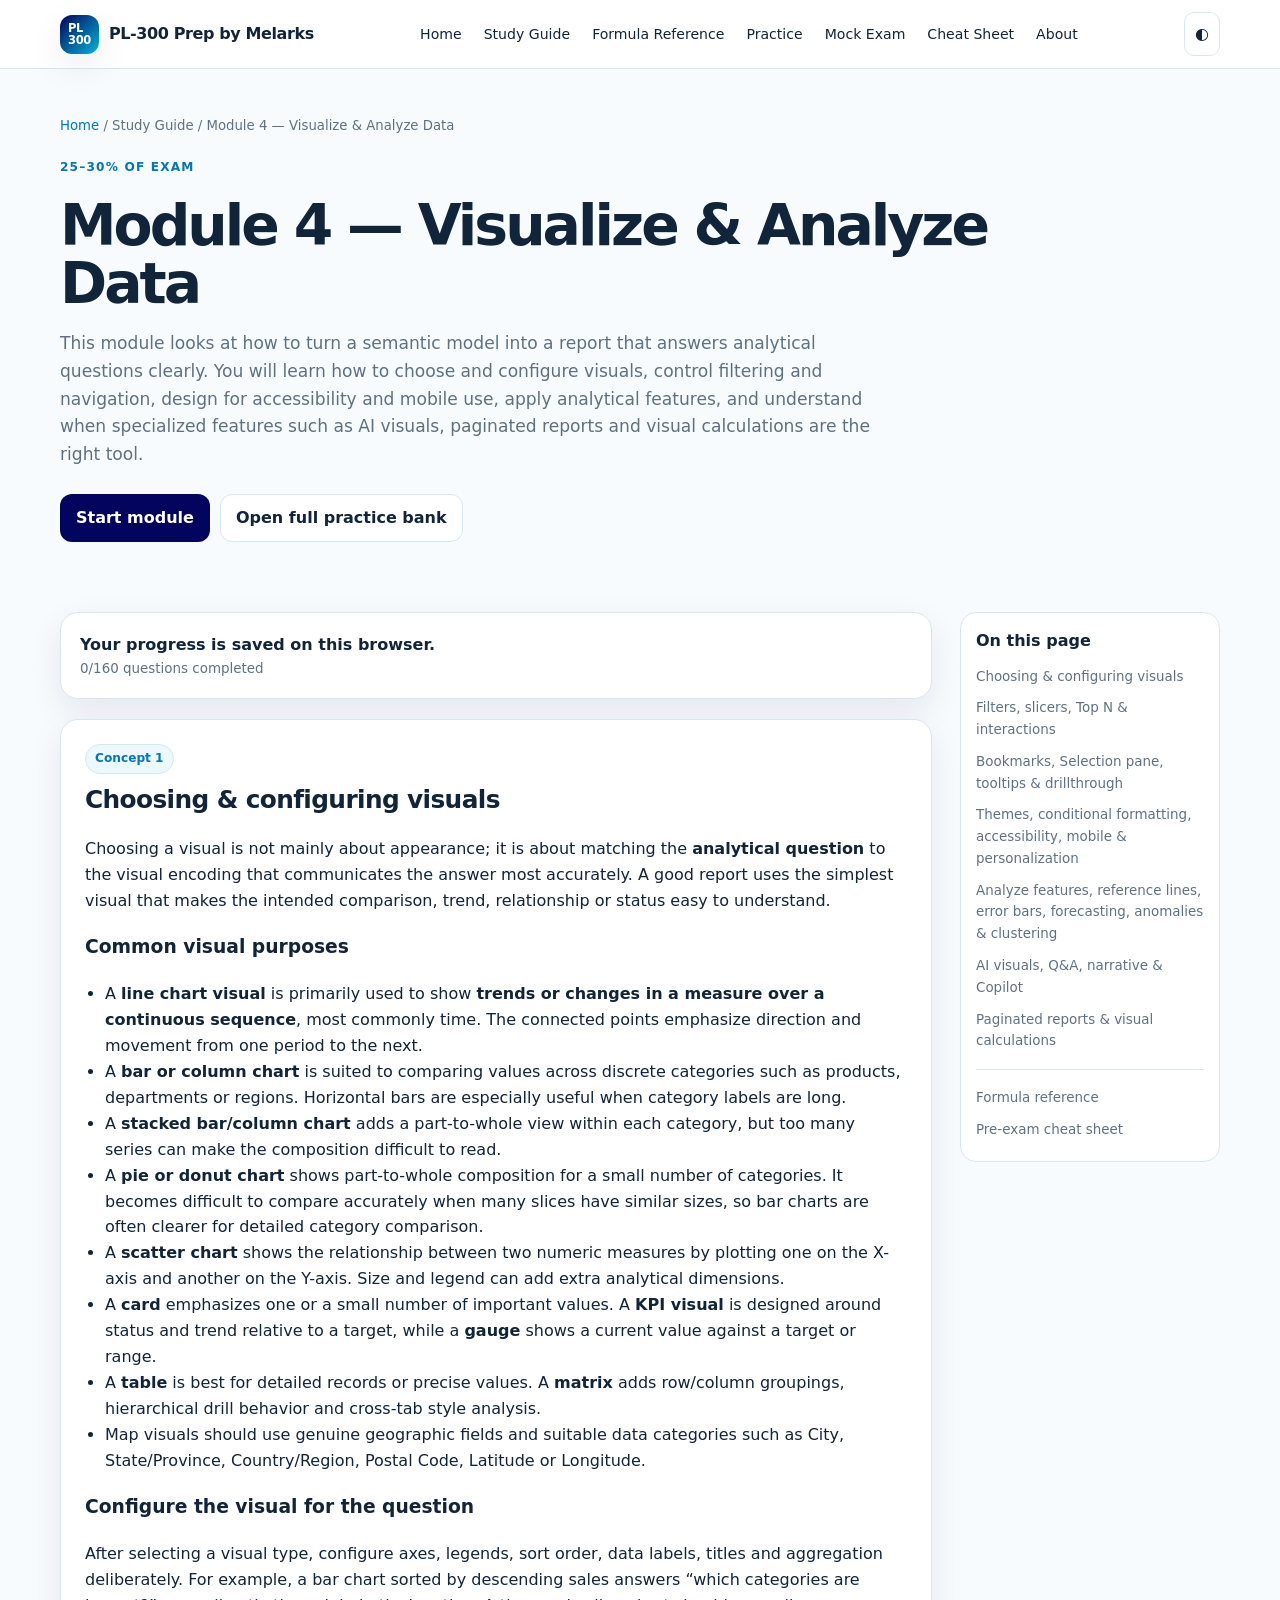
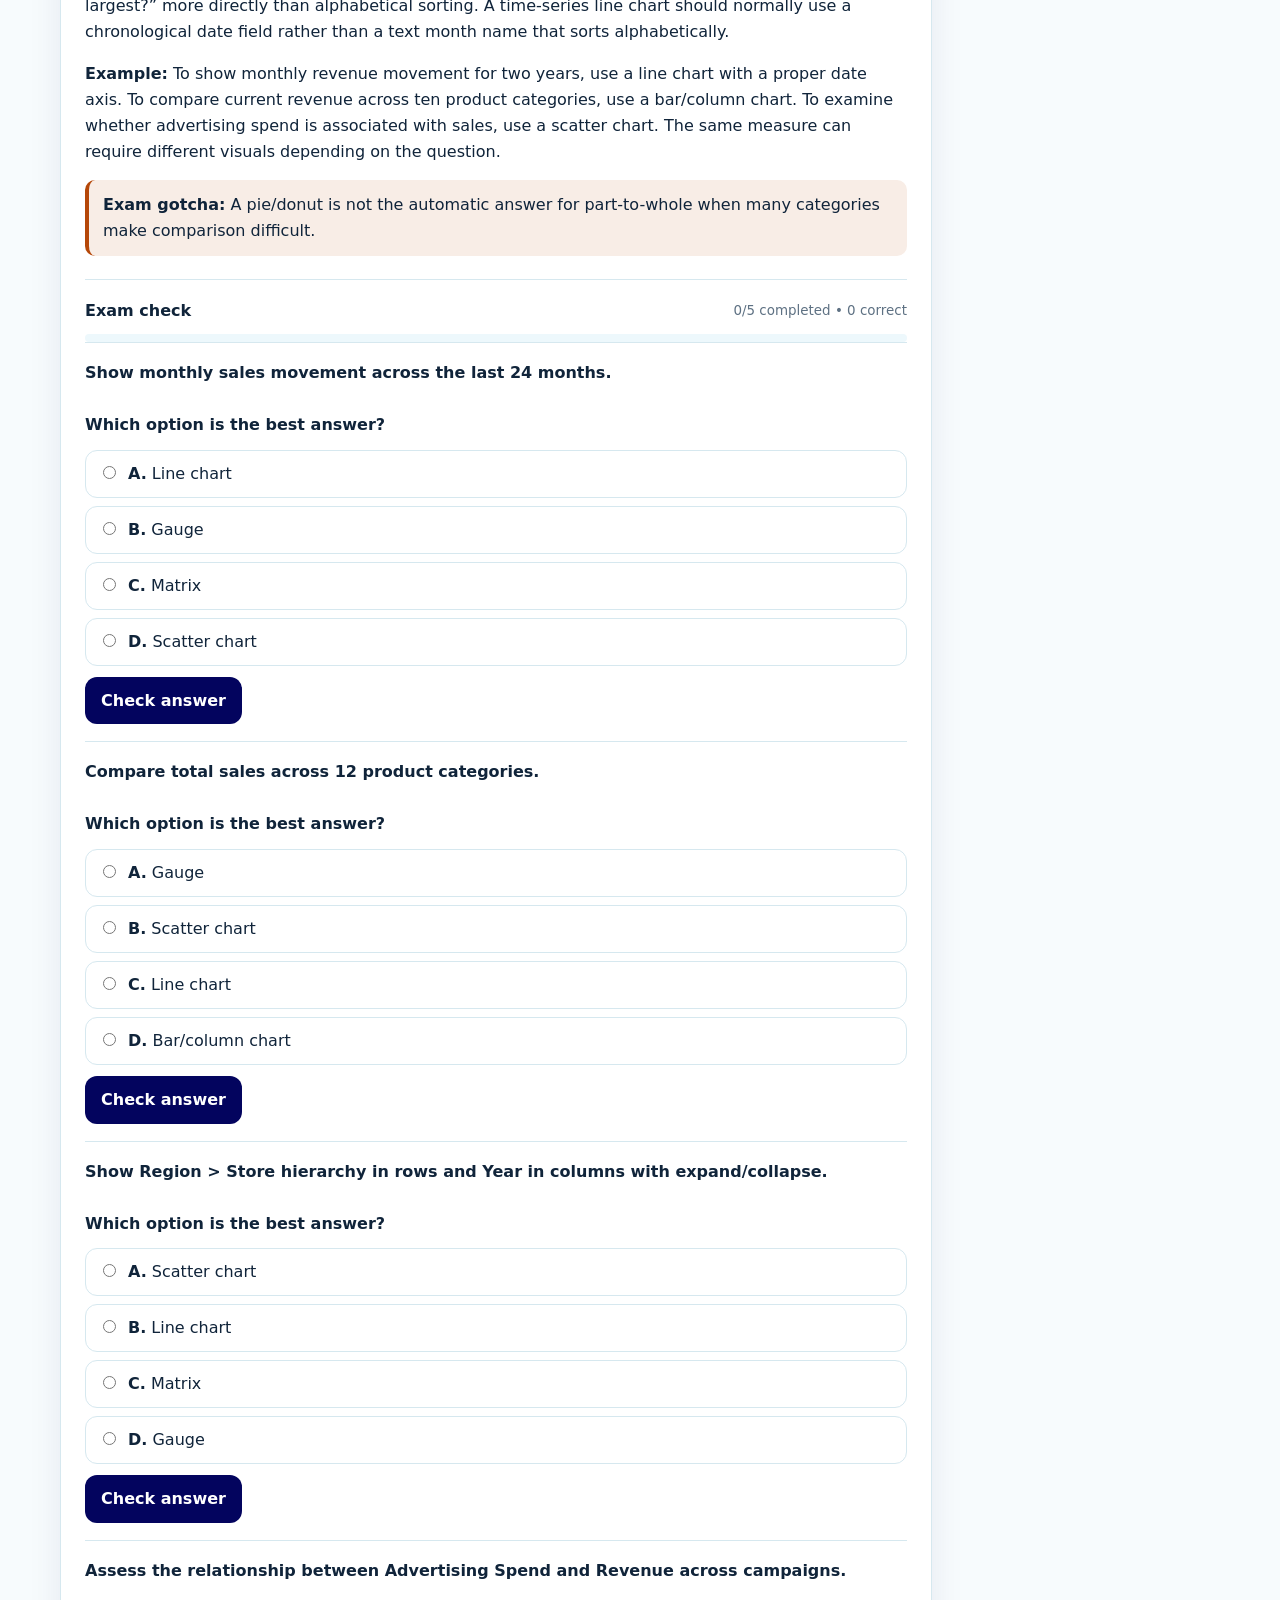
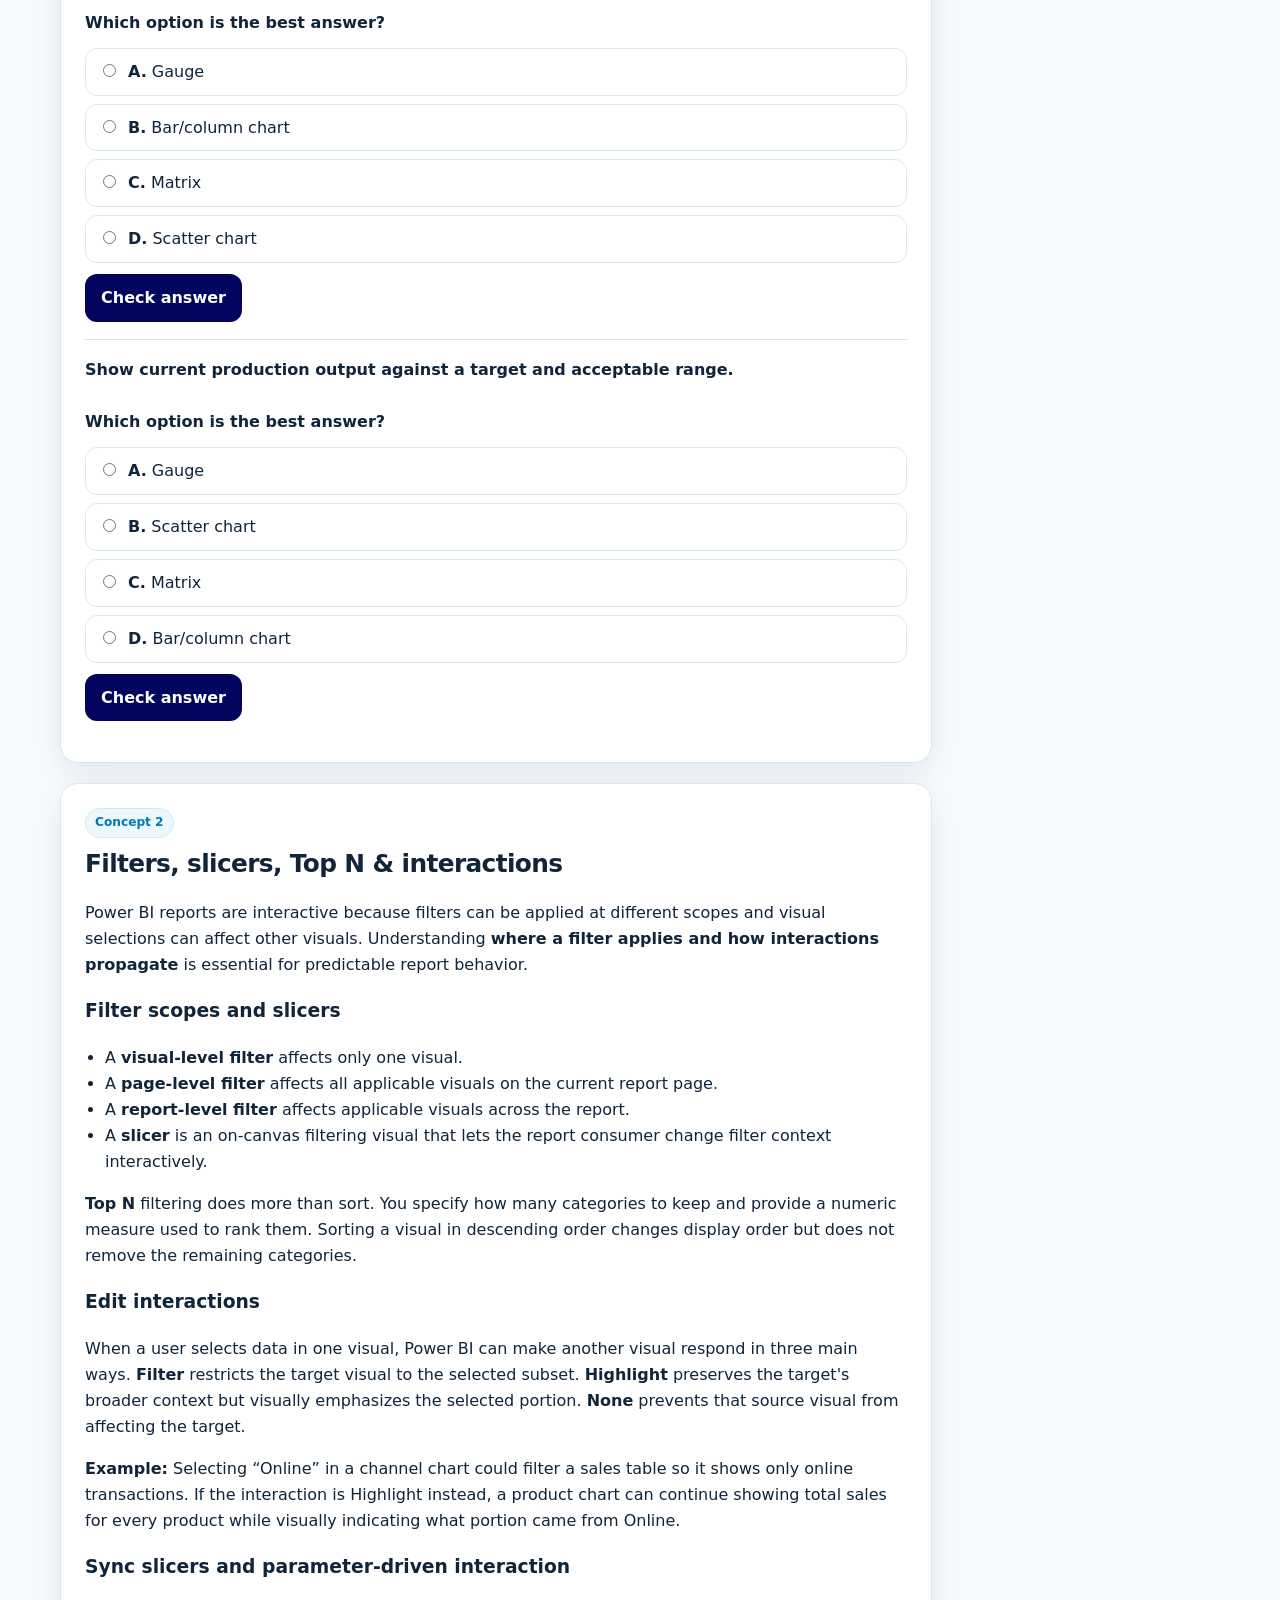
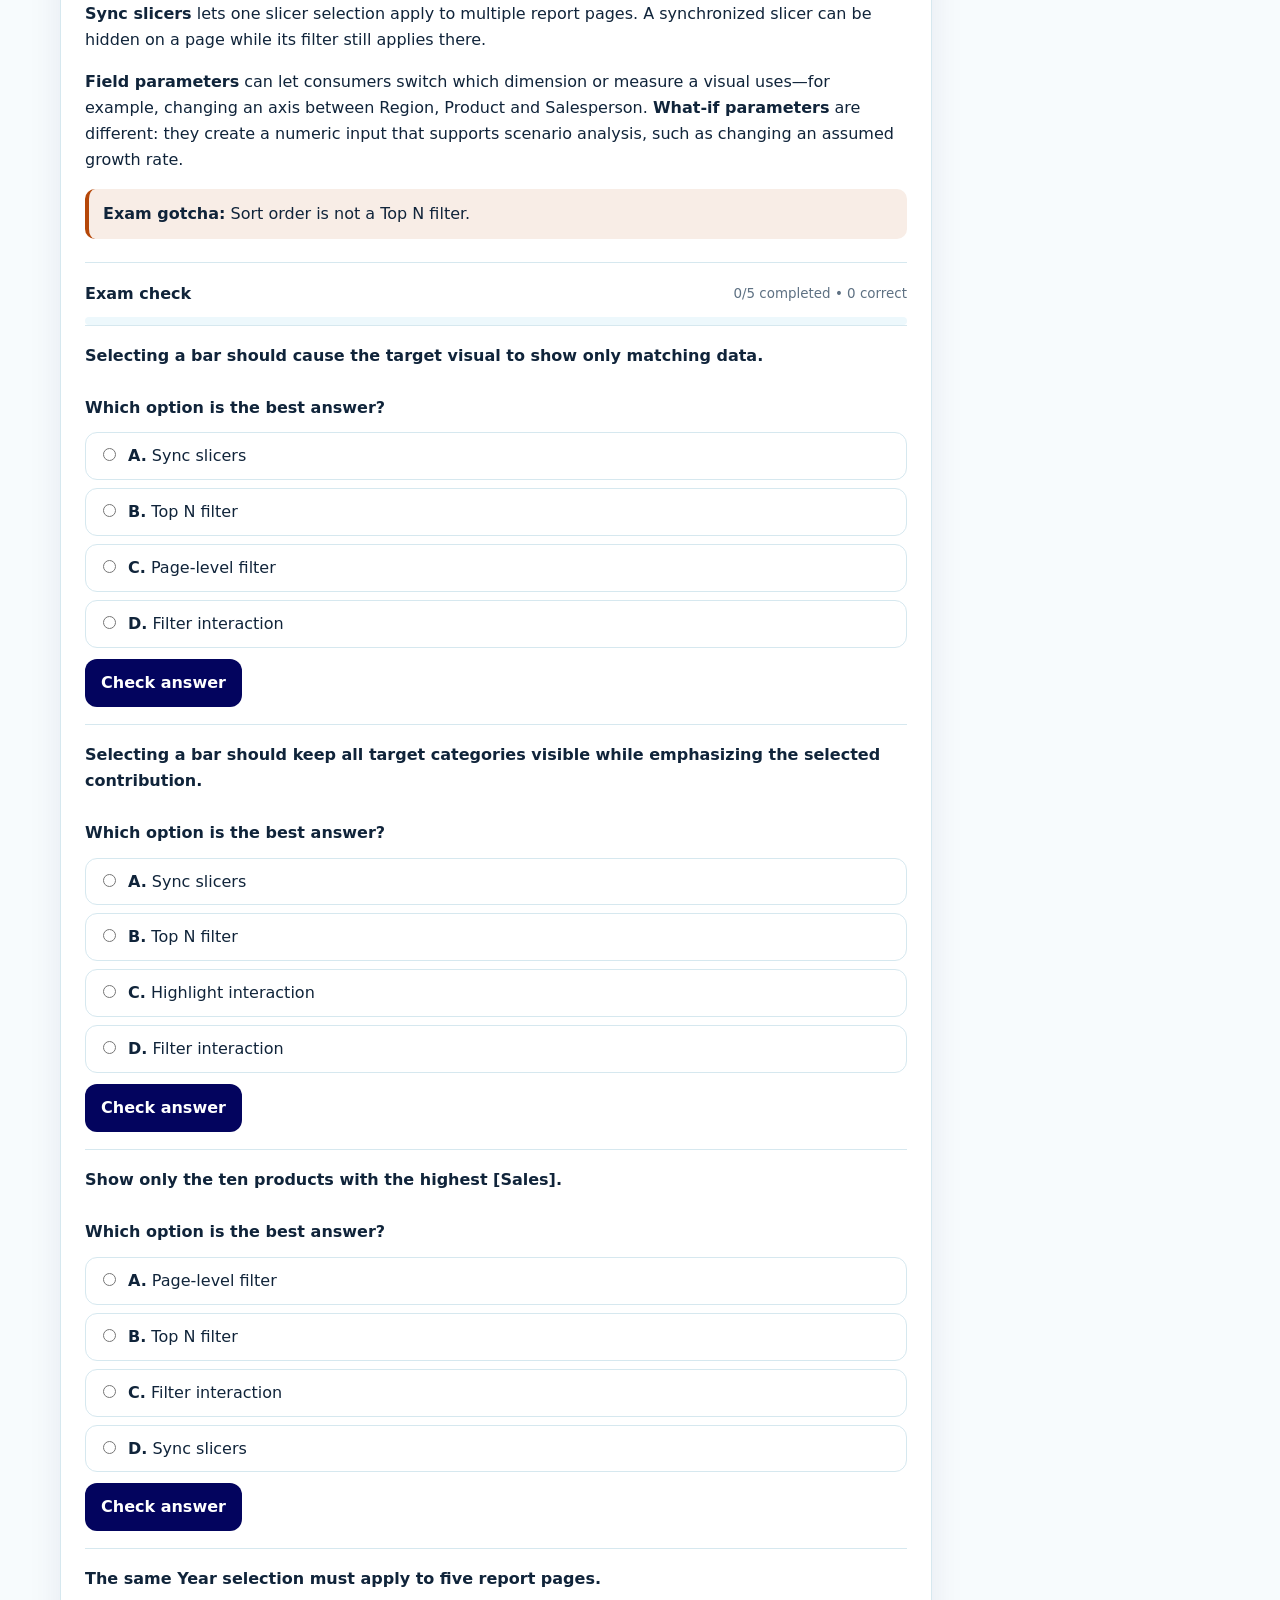
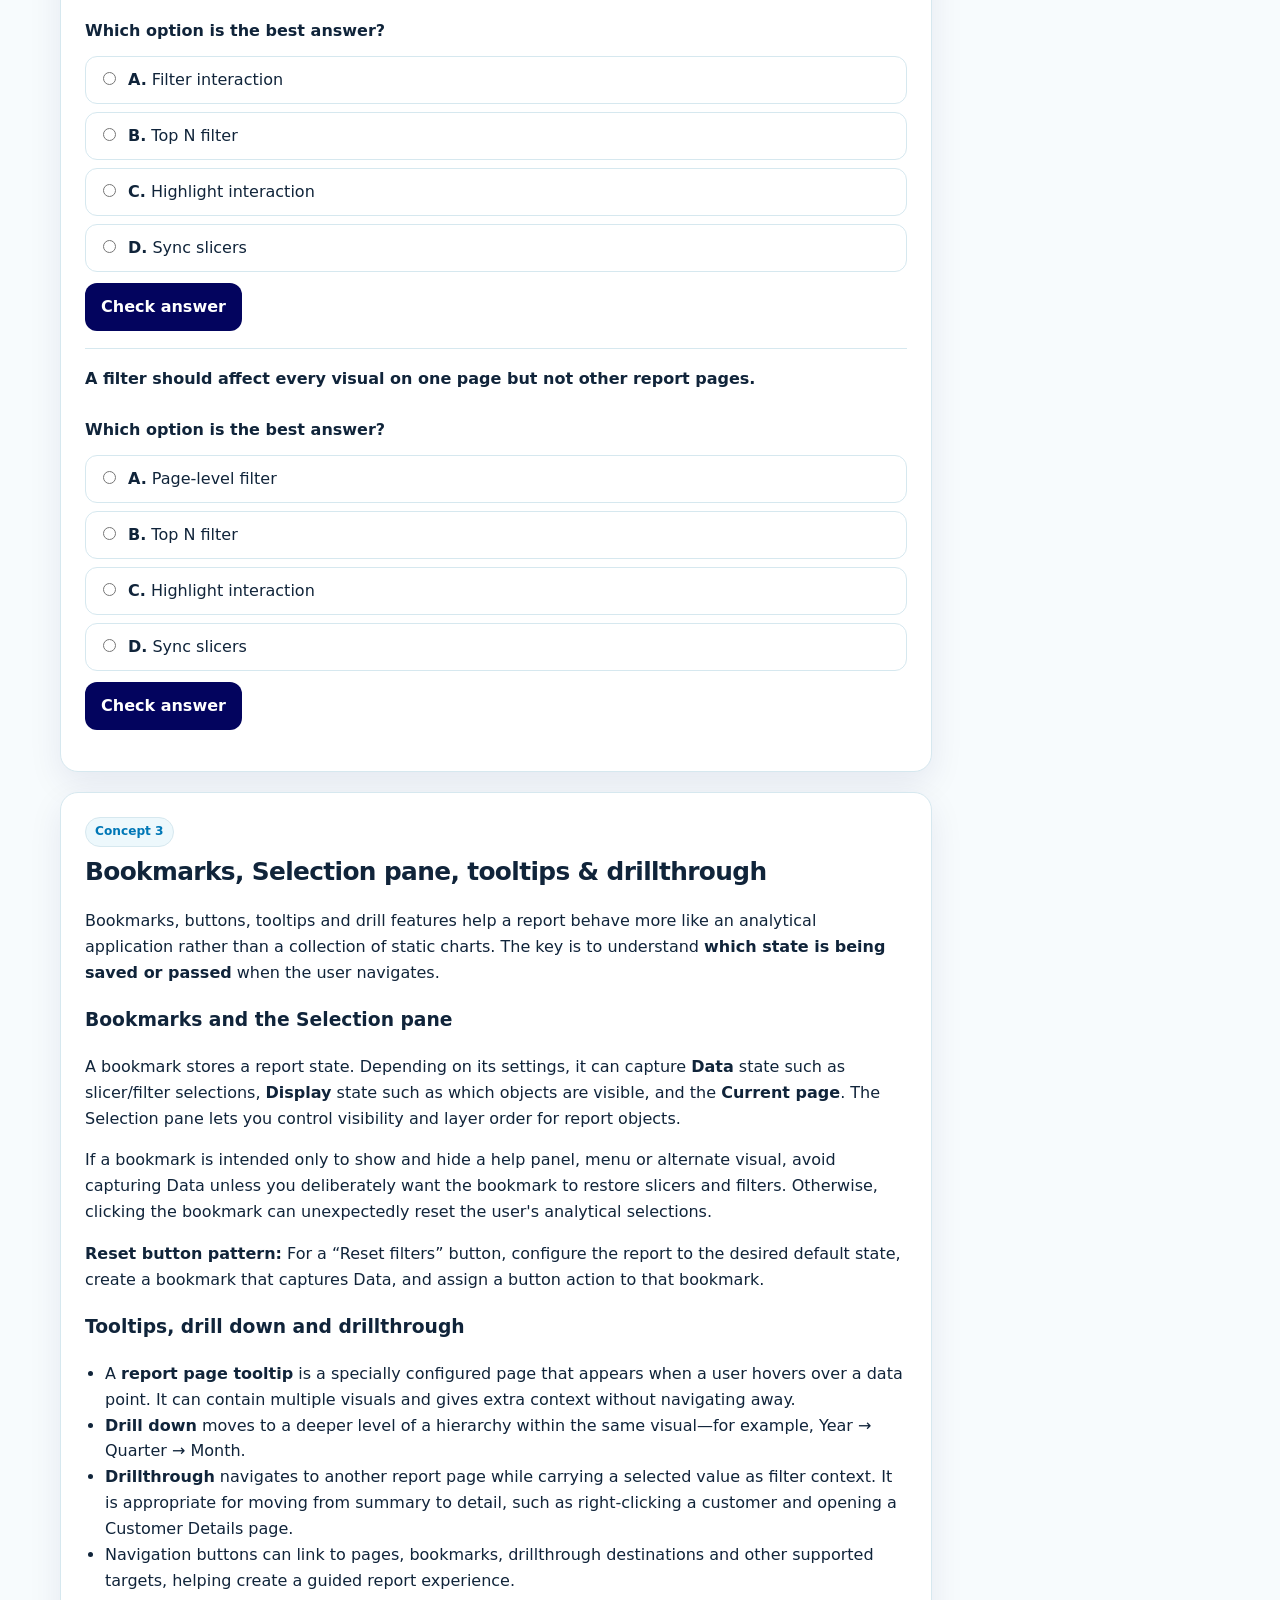
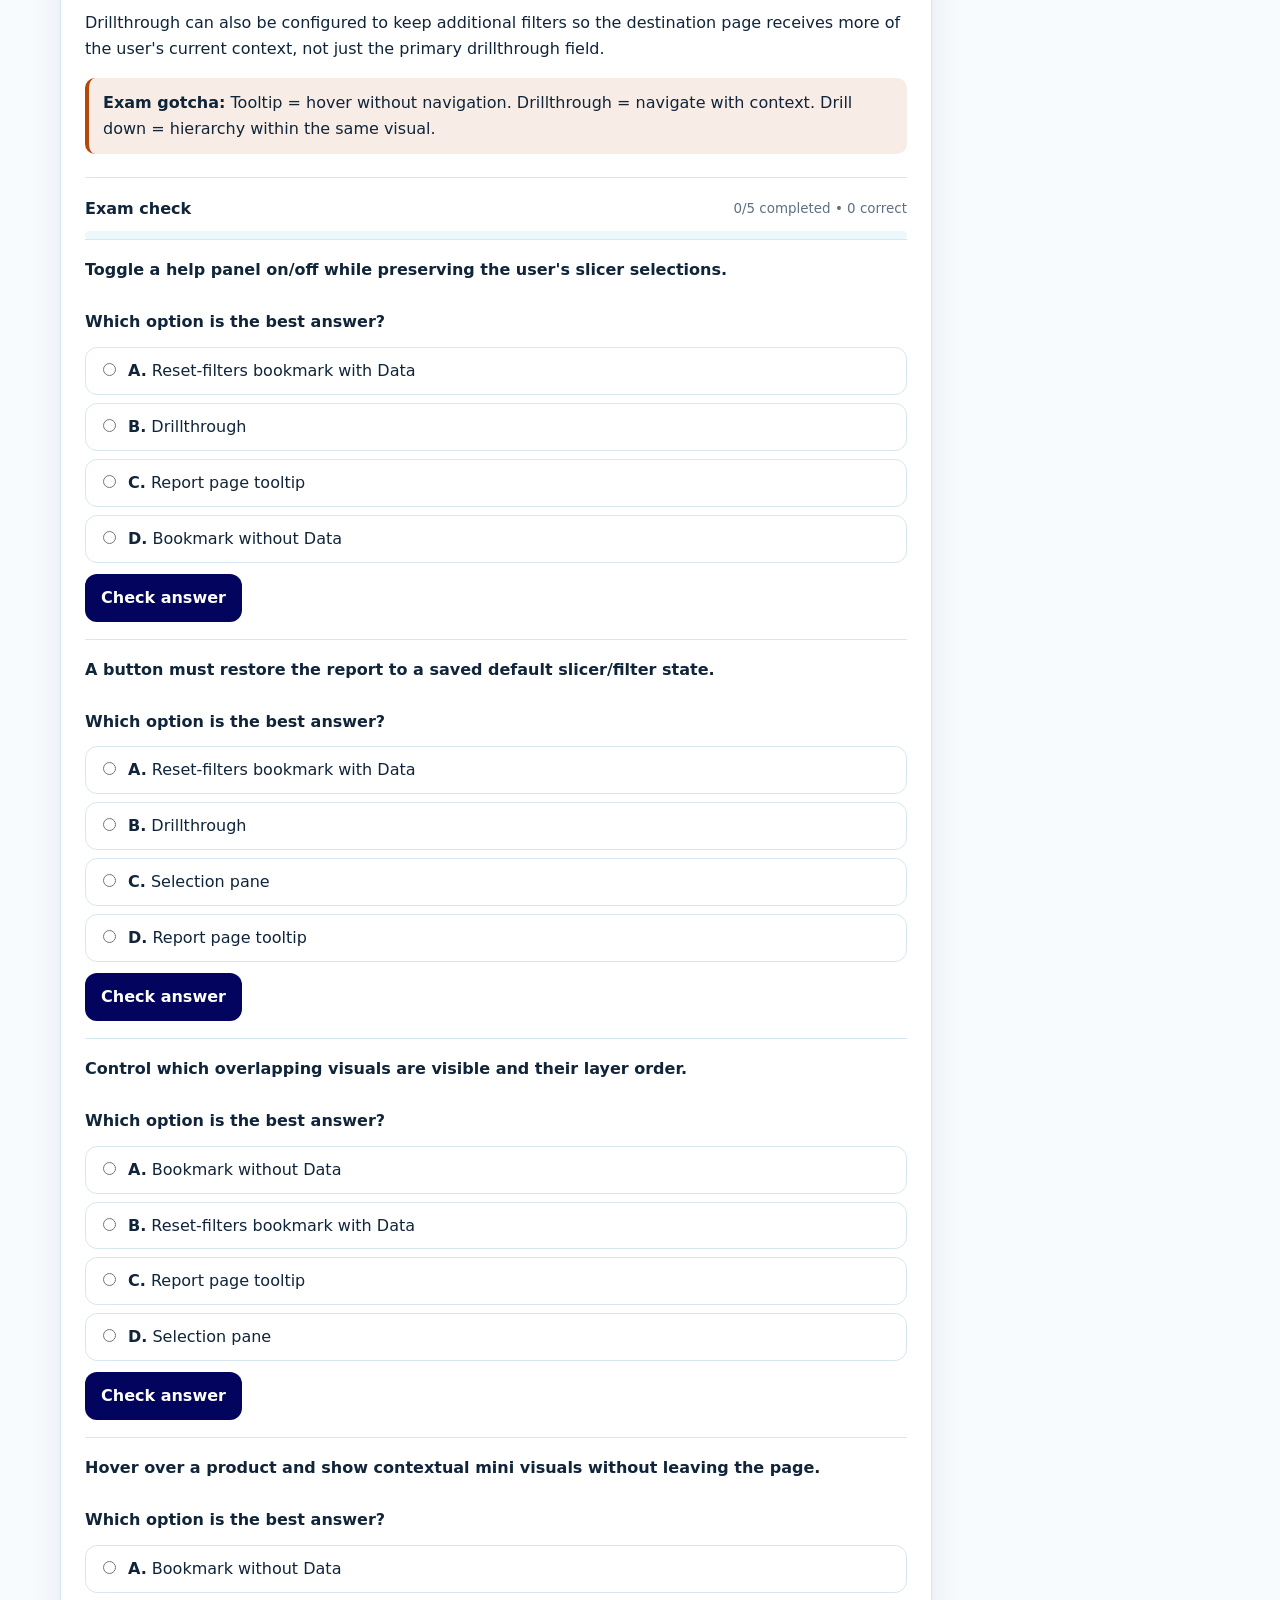
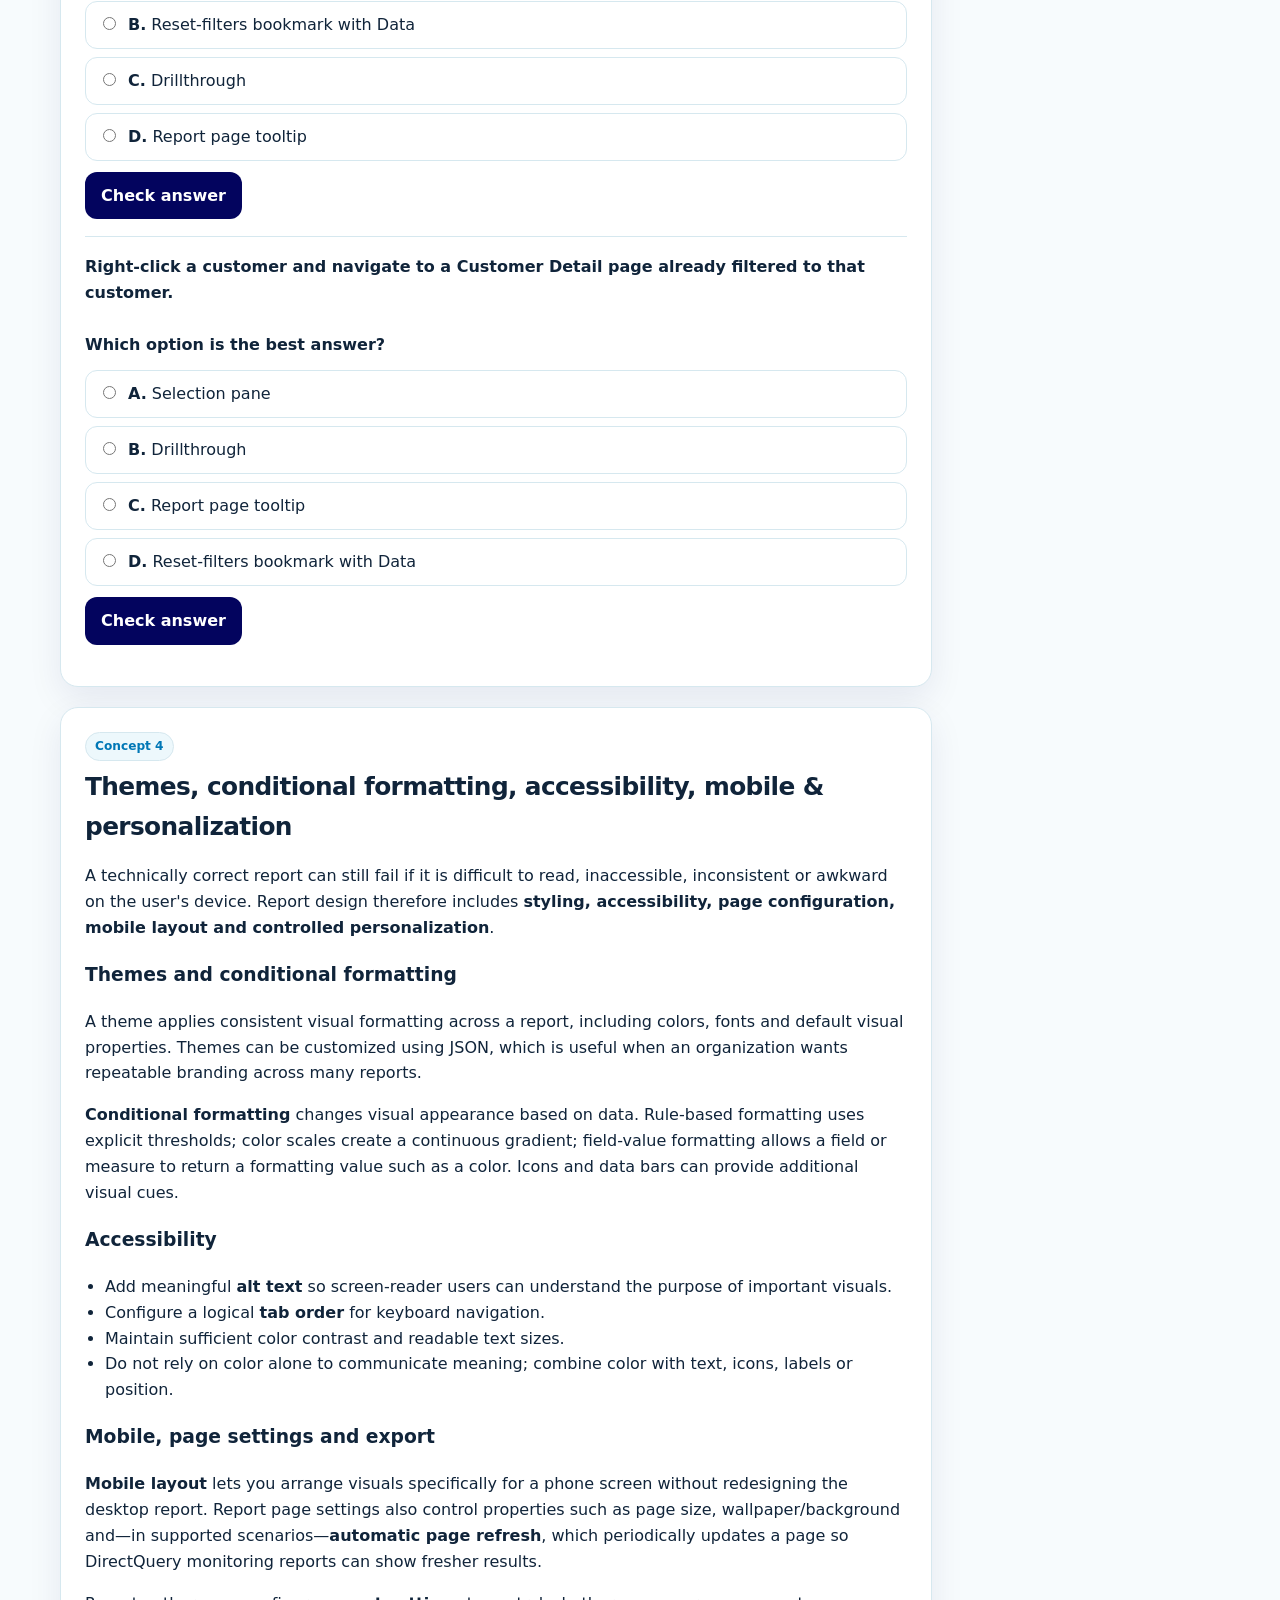
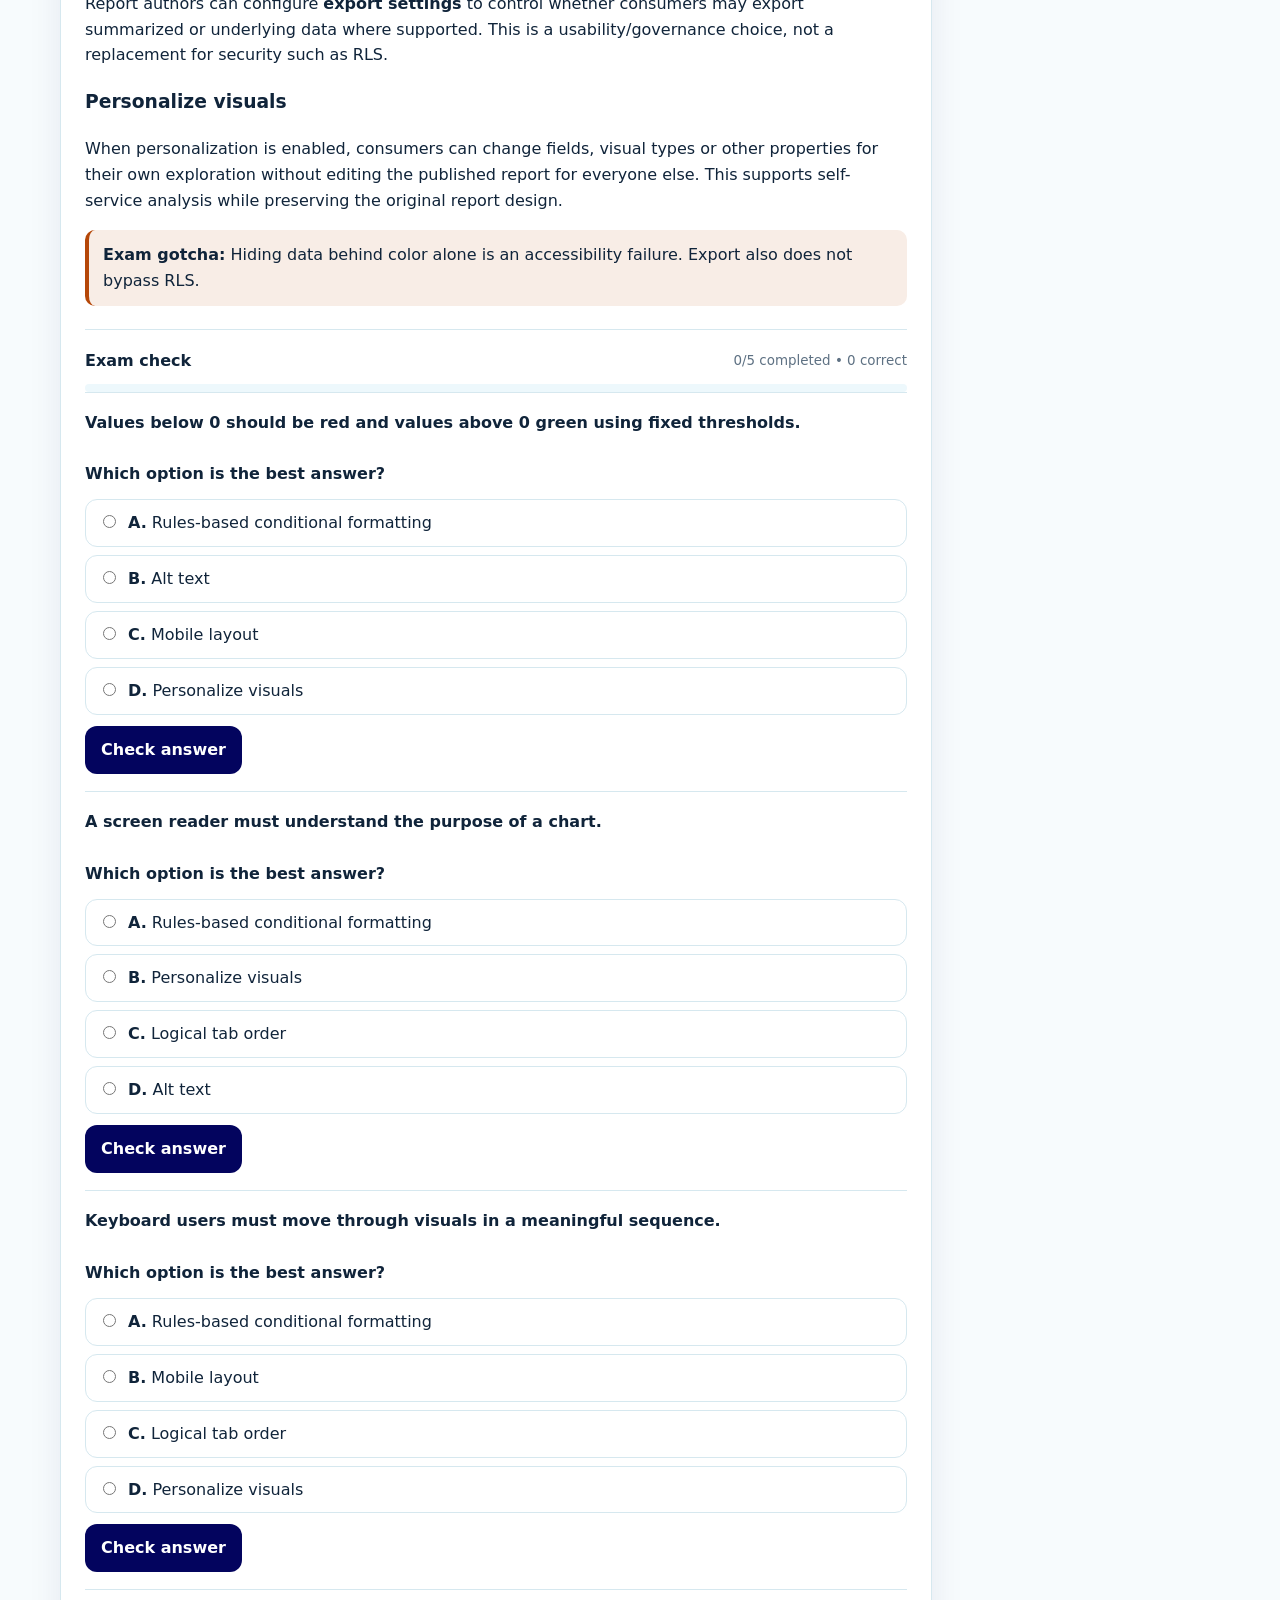
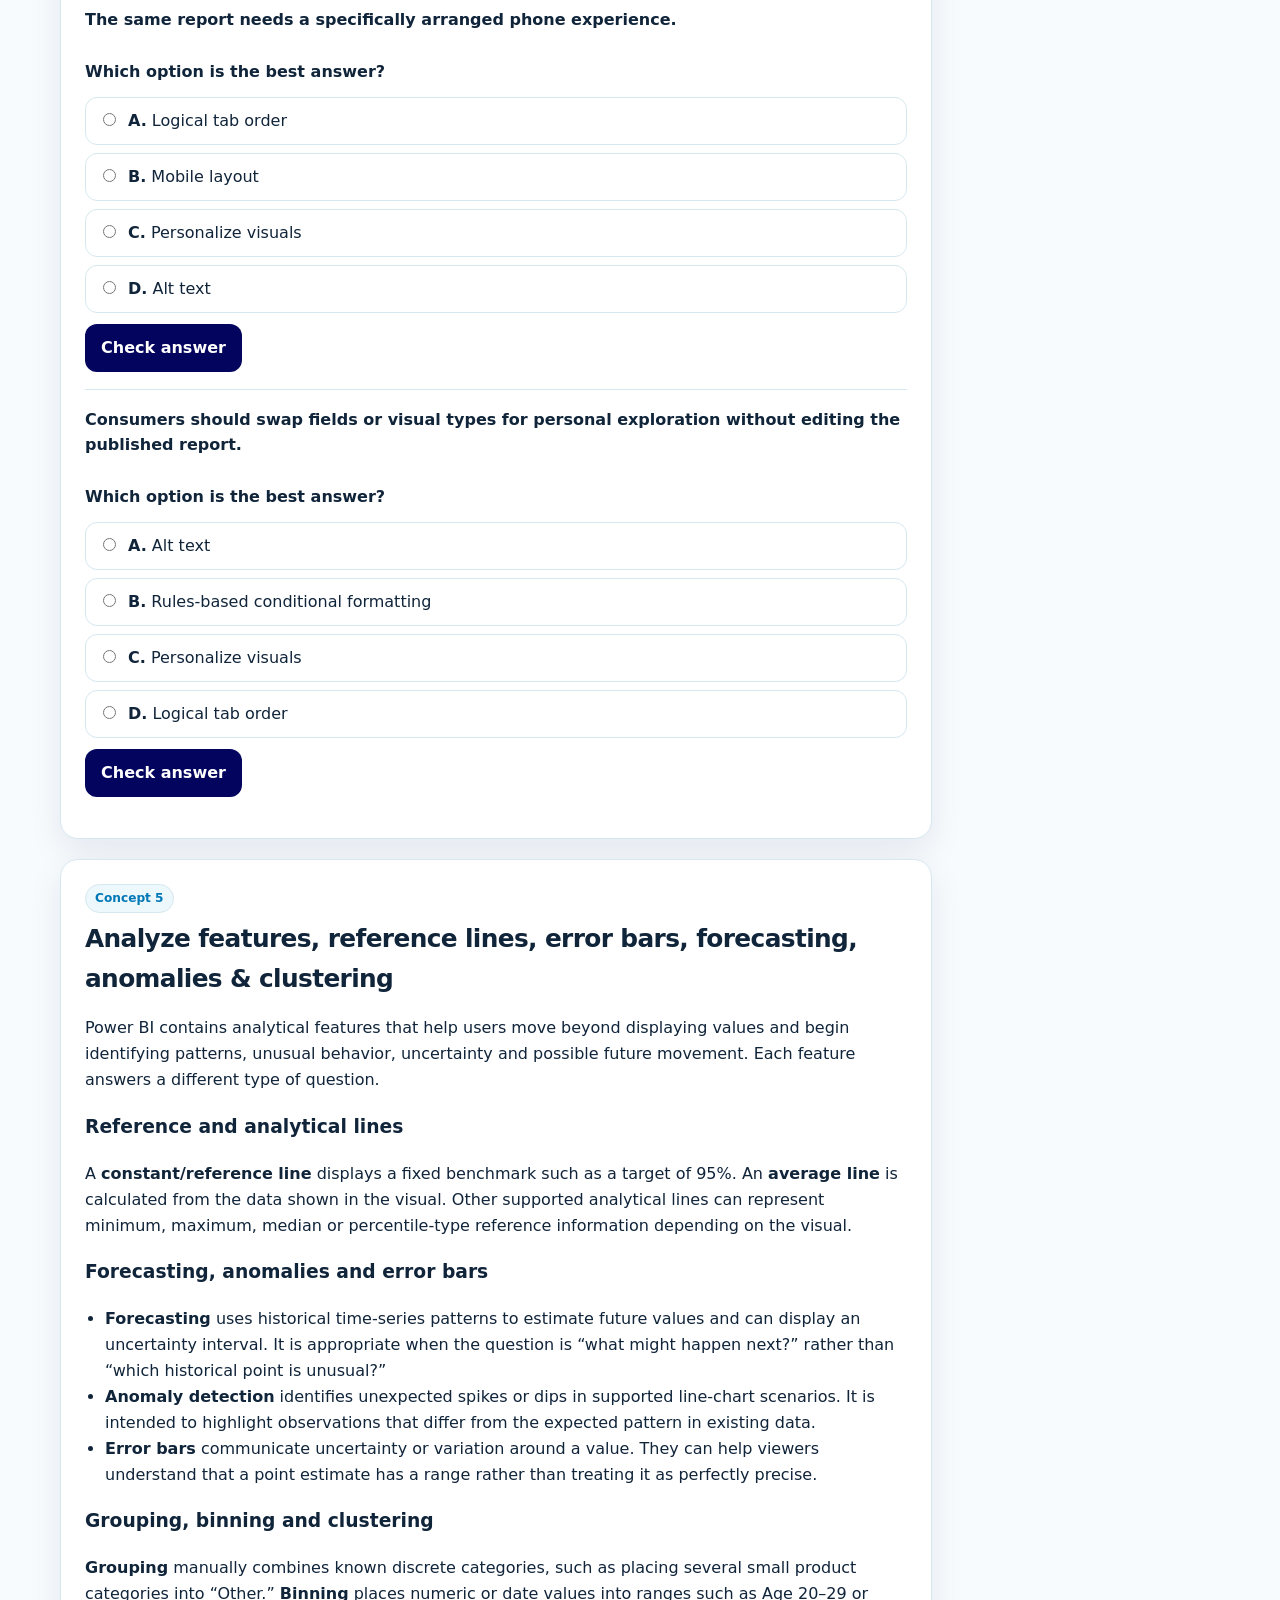
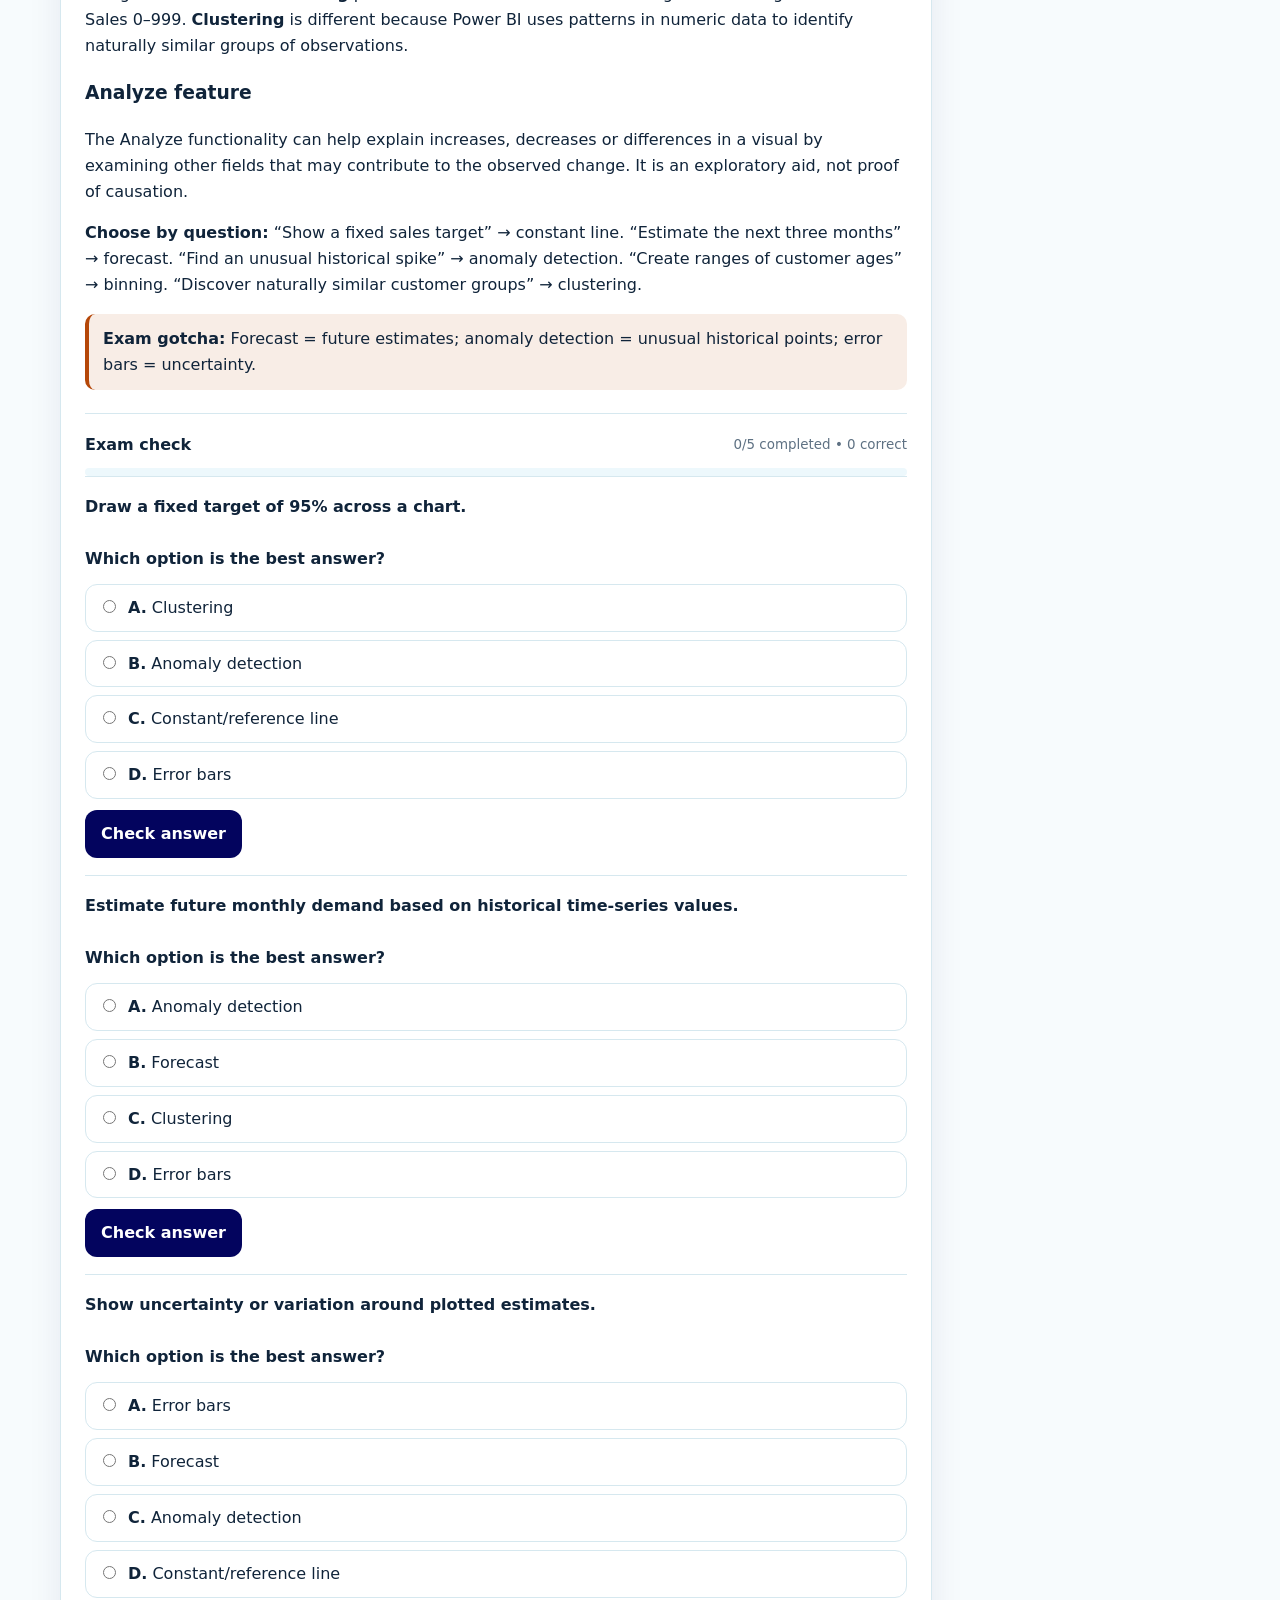
<file: visualize-analyze.html>
<!DOCTYPE html>

<html data-theme="light" lang="en">
<head>
<meta charset="utf-8"/>
<meta content="width=device-width,initial-scale=1" name="viewport"/>
<title>Visualize &amp; Analyze | PL-300 Exam Prep by Melarks</title>
<meta content="PL-300 visual analytics guide covering visual choice, interactions, accessibility, AI visuals, advanced analytics, paginated reports and visual calculations." name="description"/>
<meta content="index,follow,max-image-preview:large" name="robots"/>
<link href="https://melarks.com/visualize-analyze.html" rel="canonical"/>
<meta content="#03045e" name="theme-color"/>
<meta content="light dark" name="color-scheme"/>
<meta content="website" property="og:type"/>
<meta content="Microsoft Power BI Data Analyst PL-300 Exam Prep by Melarks" property="og:site_name"/>
<meta content="Visualize &amp; Analyze | PL-300 Exam Prep by Melarks" property="og:title"/>
<meta content="PL-300 visual analytics guide covering visual choice, interactions, accessibility, AI visuals, advanced analytics, paginated reports and visual calculations." property="og:description"/>
<meta content="https://melarks.com/visualize-analyze.html" property="og:url"/>
<meta content="https://melarks.com/assets/og-cover.png" property="og:image"/>
<meta content="PL-300 Exam Prep by Melarks" property="og:image:alt"/>
<meta content="summary_large_image" name="twitter:card"/>
<meta content="Visualize &amp; Analyze | PL-300 Exam Prep by Melarks" name="twitter:title"/>
<meta content="PL-300 visual analytics guide covering visual choice, interactions, accessibility, AI visuals, advanced analytics, paginated reports and visual calculations." name="twitter:description"/>
<meta content="https://melarks.com/assets/og-cover.png" name="twitter:image"/>
<link href="assets/favicon.svg" rel="icon" type="image/svg+xml"/>
<link href="site.webmanifest" rel="manifest"/>
<link href="css/styles.css" rel="stylesheet"/>
<script type="application/ld+json">{"@context": "https://schema.org", "@type": "WebPage", "name": "Visualize & Analyze | PL-300 Exam Prep by Melarks", "description": "PL-300 visual analytics guide covering visual choice, interactions, accessibility, AI visuals, advanced analytics, paginated reports and visual calculations.", "url": "https://melarks.com/visualize-analyze.html", "isPartOf": {"@type": "WebSite", "name": "Microsoft Power BI Data Analyst PL-300 Exam Prep by Melarks", "url": "https://melarks.com"}}</script>
<script type="application/ld+json">{"@context": "https://schema.org", "@type": "LearningResource", "name": "Module 4 — Visualize & Analyze Data", "description": "Learn how to choose and configure Power BI visuals, interactions, navigation, accessibility, analytics, AI features and specialized report types.", "educationalLevel": "Intermediate", "learningResourceType": "Study guide", "about": "Microsoft Power BI Data Analyst PL-300 certification"}</script><script type="application/ld+json">{"@context": "https://schema.org", "@type": "BreadcrumbList", "itemListElement": [{"@type": "ListItem", "position": 1, "name": "Home", "item": "https://melarks.com/"}, {"@type": "ListItem", "position": 2, "name": "Module 4 — Visualize & Analyze Data", "item": "https://melarks.com/visualize-analyze.html"}]}</script>
</head>
<body>
<a class="skip-link" href="#main">Skip to main content</a>
<header class="site-header">
<div class="wrap topbar">
<a aria-label="Melarks PL-300 Exam Prep home" class="brand" href="index.html">
<span aria-hidden="true" class="brand-mark">PL<br/>300</span>
<span>PL-300 Prep by Melarks</span>
</a>
<nav aria-label="Primary navigation" class="nav"><a href="index.html">Home</a>
<a href="prepare-data.html">Study Guide</a>
<a href="formula-reference.html">Formula Reference</a>
<a href="practice.html">Practice</a>
<a href="mock-exam.html">Mock Exam</a>
<a href="cheat-sheet.html">Cheat Sheet</a>
<a href="about.html">About</a></nav>
<div style="display:flex;gap:7px">
<button aria-label="Toggle dark and light theme" class="icon-btn" data-theme-toggle="" type="button">◐</button>
<button aria-label="Open navigation menu" class="menu-btn" data-menu="" type="button">Menu</button>
</div>
</div>
</header>
<main id="main">
<section class="page-hero">
<div class="wrap">
<div class="breadcrumbs"><a href="index.html">Home</a> / Study Guide / Module 4 — Visualize &amp; Analyze Data</div>
<span class="eyebrow">25–30% of exam</span>
<h1>Module 4 — Visualize &amp; Analyze Data</h1>
<p>This module looks at how to turn a semantic model into a report that answers analytical questions clearly. You will learn how to choose and configure visuals, control filtering and navigation, design for accessibility and mobile use, apply analytical features, and understand when specialized features such as AI visuals, paginated reports and visual calculations are the right tool.</p>
<div class="actions">
<a class="btn" href="#module-content">Start module</a>
<a class="btn secondary" href="practice.html">Open full practice bank</a>
</div>
</div>
</section>
<section class="section" id="module-content">
<div class="wrap layout">
<div>
<div class="notice" style="margin-bottom:20px">
<strong>Your progress is saved on this browser.</strong>
<div class="small" data-global-progress="">0/160 questions completed</div>
</div>
<section class="concept" id="visual_choice">
<span class="pill">Concept 1</span>
<h2>Choosing &amp; configuring visuals</h2><div class="concept-explanation"><p class="concept-lead">Choosing a visual is not mainly about appearance; it is about matching the <strong>analytical question</strong> to the visual encoding that communicates the answer most accurately. A good report uses the simplest visual that makes the intended comparison, trend, relationship or status easy to understand.</p>
<h3>Common visual purposes</h3>
<ul><li>A <strong>line chart visual</strong> is primarily used to show <strong>trends or changes in a measure over a continuous sequence</strong>, most commonly time. The connected points emphasize direction and movement from one period to the next.</li><li>A <strong>bar or column chart</strong> is suited to comparing values across discrete categories such as products, departments or regions. Horizontal bars are especially useful when category labels are long.</li><li>A <strong>stacked bar/column chart</strong> adds a part-to-whole view within each category, but too many series can make the composition difficult to read.</li><li>A <strong>pie or donut chart</strong> shows part-to-whole composition for a small number of categories. It becomes difficult to compare accurately when many slices have similar sizes, so bar charts are often clearer for detailed category comparison.</li><li>A <strong>scatter chart</strong> shows the relationship between two numeric measures by plotting one on the X-axis and another on the Y-axis. Size and legend can add extra analytical dimensions.</li><li>A <strong>card</strong> emphasizes one or a small number of important values. A <strong>KPI visual</strong> is designed around status and trend relative to a target, while a <strong>gauge</strong> shows a current value against a target or range.</li><li>A <strong>table</strong> is best for detailed records or precise values. A <strong>matrix</strong> adds row/column groupings, hierarchical drill behavior and cross-tab style analysis.</li><li>Map visuals should use genuine geographic fields and suitable data categories such as City, State/Province, Country/Region, Postal Code, Latitude or Longitude.</li></ul>
<h3>Configure the visual for the question</h3>
<p>After selecting a visual type, configure axes, legends, sort order, data labels, titles and aggregation deliberately. For example, a bar chart sorted by descending sales answers “which categories are largest?” more directly than alphabetical sorting. A time-series line chart should normally use a chronological date field rather than a text month name that sorts alphabetically.</p>
<div class="example-box"><strong>Example:</strong> To show monthly revenue movement for two years, use a line chart with a proper date axis. To compare current revenue across ten product categories, use a bar/column chart. To examine whether advertising spend is associated with sales, use a scatter chart. The same measure can require different visuals depending on the question.</div></div>
<div class="gotcha"><strong>Exam gotcha:</strong> A pie/donut is not the automatic answer for part-to-whole when many categories make comparison difficult.</div>
<div class="inline-quiz" data-limit="5" data-topic="visual_choice"></div>
</section><section class="concept" id="filters_interactions">
<span class="pill">Concept 2</span>
<h2>Filters, slicers, Top N &amp; interactions</h2><div class="concept-explanation"><p class="concept-lead">Power BI reports are interactive because filters can be applied at different scopes and visual selections can affect other visuals. Understanding <strong>where a filter applies and how interactions propagate</strong> is essential for predictable report behavior.</p>
<h3>Filter scopes and slicers</h3>
<ul><li>A <strong>visual-level filter</strong> affects only one visual.</li><li>A <strong>page-level filter</strong> affects all applicable visuals on the current report page.</li><li>A <strong>report-level filter</strong> affects applicable visuals across the report.</li><li>A <strong>slicer</strong> is an on-canvas filtering visual that lets the report consumer change filter context interactively.</li></ul>
<p><strong>Top N</strong> filtering does more than sort. You specify how many categories to keep and provide a numeric measure used to rank them. Sorting a visual in descending order changes display order but does not remove the remaining categories.</p>
<h3>Edit interactions</h3>
<p>When a user selects data in one visual, Power BI can make another visual respond in three main ways. <strong>Filter</strong> restricts the target visual to the selected subset. <strong>Highlight</strong> preserves the target's broader context but visually emphasizes the selected portion. <strong>None</strong> prevents that source visual from affecting the target.</p>
<div class="example-box"><strong>Example:</strong> Selecting “Online” in a channel chart could filter a sales table so it shows only online transactions. If the interaction is Highlight instead, a product chart can continue showing total sales for every product while visually indicating what portion came from Online.</div>
<h3>Sync slicers and parameter-driven interaction</h3>
<p><strong>Sync slicers</strong> lets one slicer selection apply to multiple report pages. A synchronized slicer can be hidden on a page while its filter still applies there.</p>
<p><strong>Field parameters</strong> can let consumers switch which dimension or measure a visual uses—for example, changing an axis between Region, Product and Salesperson. <strong>What-if parameters</strong> are different: they create a numeric input that supports scenario analysis, such as changing an assumed growth rate.</p></div>
<div class="gotcha"><strong>Exam gotcha:</strong> Sort order is not a Top N filter.</div>
<div class="inline-quiz" data-limit="5" data-topic="filters_interactions"></div>
</section><section class="concept" id="bookmarks_nav">
<span class="pill">Concept 3</span>
<h2>Bookmarks, Selection pane, tooltips &amp; drillthrough</h2><div class="concept-explanation"><p class="concept-lead">Bookmarks, buttons, tooltips and drill features help a report behave more like an analytical application rather than a collection of static charts. The key is to understand <strong>which state is being saved or passed</strong> when the user navigates.</p>
<h3>Bookmarks and the Selection pane</h3>
<p>A bookmark stores a report state. Depending on its settings, it can capture <strong>Data</strong> state such as slicer/filter selections, <strong>Display</strong> state such as which objects are visible, and the <strong>Current page</strong>. The Selection pane lets you control visibility and layer order for report objects.</p>
<p>If a bookmark is intended only to show and hide a help panel, menu or alternate visual, avoid capturing Data unless you deliberately want the bookmark to restore slicers and filters. Otherwise, clicking the bookmark can unexpectedly reset the user's analytical selections.</p>
<div class="example-box"><strong>Reset button pattern:</strong> For a “Reset filters” button, configure the report to the desired default state, create a bookmark that captures Data, and assign a button action to that bookmark.</div>
<h3>Tooltips, drill down and drillthrough</h3>
<ul><li>A <strong>report page tooltip</strong> is a specially configured page that appears when a user hovers over a data point. It can contain multiple visuals and gives extra context without navigating away.</li><li><strong>Drill down</strong> moves to a deeper level of a hierarchy within the same visual—for example, Year → Quarter → Month.</li><li><strong>Drillthrough</strong> navigates to another report page while carrying a selected value as filter context. It is appropriate for moving from summary to detail, such as right-clicking a customer and opening a Customer Details page.</li><li>Navigation buttons can link to pages, bookmarks, drillthrough destinations and other supported targets, helping create a guided report experience.</li></ul>
<p>Drillthrough can also be configured to keep additional filters so the destination page receives more of the user's current context, not just the primary drillthrough field.</p></div>
<div class="gotcha"><strong>Exam gotcha:</strong> Tooltip = hover without navigation. Drillthrough = navigate with context. Drill down = hierarchy within the same visual.</div>
<div class="inline-quiz" data-limit="5" data-topic="bookmarks_nav"></div>
</section><section class="concept" id="access_mobile">
<span class="pill">Concept 4</span>
<h2>Themes, conditional formatting, accessibility, mobile &amp; personalization</h2><div class="concept-explanation"><p class="concept-lead">A technically correct report can still fail if it is difficult to read, inaccessible, inconsistent or awkward on the user's device. Report design therefore includes <strong>styling, accessibility, page configuration, mobile layout and controlled personalization</strong>.</p>
<h3>Themes and conditional formatting</h3>
<p>A theme applies consistent visual formatting across a report, including colors, fonts and default visual properties. Themes can be customized using JSON, which is useful when an organization wants repeatable branding across many reports.</p>
<p><strong>Conditional formatting</strong> changes visual appearance based on data. Rule-based formatting uses explicit thresholds; color scales create a continuous gradient; field-value formatting allows a field or measure to return a formatting value such as a color. Icons and data bars can provide additional visual cues.</p>
<h3>Accessibility</h3>
<ul><li>Add meaningful <strong>alt text</strong> so screen-reader users can understand the purpose of important visuals.</li><li>Configure a logical <strong>tab order</strong> for keyboard navigation.</li><li>Maintain sufficient color contrast and readable text sizes.</li><li>Do not rely on color alone to communicate meaning; combine color with text, icons, labels or position.</li></ul>
<h3>Mobile, page settings and export</h3>
<p><strong>Mobile layout</strong> lets you arrange visuals specifically for a phone screen without redesigning the desktop report. Report page settings also control properties such as page size, wallpaper/background and—in supported scenarios—<strong>automatic page refresh</strong>, which periodically updates a page so DirectQuery monitoring reports can show fresher results.</p>
<p>Report authors can configure <strong>export settings</strong> to control whether consumers may export summarized or underlying data where supported. This is a usability/governance choice, not a replacement for security such as RLS.</p>
<h3>Personalize visuals</h3>
<p>When personalization is enabled, consumers can change fields, visual types or other properties for their own exploration without editing the published report for everyone else. This supports self-service analysis while preserving the original report design.</p></div>
<div class="gotcha"><strong>Exam gotcha:</strong> Hiding data behind color alone is an accessibility failure. Export also does not bypass RLS.</div>
<div class="inline-quiz" data-limit="5" data-topic="access_mobile"></div>
</section><section class="concept" id="analytics">
<span class="pill">Concept 5</span>
<h2>Analyze features, reference lines, error bars, forecasting, anomalies &amp; clustering</h2><div class="concept-explanation"><p class="concept-lead">Power BI contains analytical features that help users move beyond displaying values and begin identifying patterns, unusual behavior, uncertainty and possible future movement. Each feature answers a different type of question.</p>
<h3>Reference and analytical lines</h3>
<p>A <strong>constant/reference line</strong> displays a fixed benchmark such as a target of 95%. An <strong>average line</strong> is calculated from the data shown in the visual. Other supported analytical lines can represent minimum, maximum, median or percentile-type reference information depending on the visual.</p>
<h3>Forecasting, anomalies and error bars</h3>
<ul><li><strong>Forecasting</strong> uses historical time-series patterns to estimate future values and can display an uncertainty interval. It is appropriate when the question is “what might happen next?” rather than “which historical point is unusual?”</li><li><strong>Anomaly detection</strong> identifies unexpected spikes or dips in supported line-chart scenarios. It is intended to highlight observations that differ from the expected pattern in existing data.</li><li><strong>Error bars</strong> communicate uncertainty or variation around a value. They can help viewers understand that a point estimate has a range rather than treating it as perfectly precise.</li></ul>
<h3>Grouping, binning and clustering</h3>
<p><strong>Grouping</strong> manually combines known discrete categories, such as placing several small product categories into “Other.” <strong>Binning</strong> places numeric or date values into ranges such as Age 20–29 or Sales 0–999. <strong>Clustering</strong> is different because Power BI uses patterns in numeric data to identify naturally similar groups of observations.</p>
<h3>Analyze feature</h3>
<p>The Analyze functionality can help explain increases, decreases or differences in a visual by examining other fields that may contribute to the observed change. It is an exploratory aid, not proof of causation.</p>
<div class="example-box"><strong>Choose by question:</strong> “Show a fixed sales target” → constant line. “Estimate the next three months” → forecast. “Find an unusual historical spike” → anomaly detection. “Create ranges of customer ages” → binning. “Discover naturally similar customer groups” → clustering.</div></div>
<div class="gotcha"><strong>Exam gotcha:</strong> Forecast = future estimates; anomaly detection = unusual historical points; error bars = uncertainty.</div>
<div class="inline-quiz" data-limit="5" data-topic="analytics"></div>
</section><section class="concept" id="ai_copilot">
<span class="pill">Concept 6</span>
<h2>AI visuals, Q&amp;A, narrative &amp; Copilot</h2><div class="concept-explanation"><p class="concept-lead">Power BI's AI-assisted features help users investigate drivers, decompose measures, ask natural-language questions and generate narratives or report content. These features overlap in purpose, so exam questions often test whether you can match the feature to the analytical task.</p>
<h3>Key influencers</h3>
<p>The <strong>Key influencers visual</strong> analyzes a target outcome and ranks the factors that are most strongly associated with that outcome. The target might be categorical—such as whether a customer churned—or numeric. The visual helps answer questions such as “which attributes are associated with higher satisfaction?” or “what factors are associated with churn?”</p>
<p>Key influencers identifies statistical associations in the available data; it should not automatically be interpreted as proving that an influencer <em>caused</em> the outcome.</p>
<h3>Decomposition tree</h3>
<p>A <strong>decomposition tree</strong> starts with a measure and lets the user break it down across multiple explanatory dimensions. Users can choose the next split manually or use AI-assisted high/low splits. It is ideal for interactive root-cause-style exploration such as Total Profit → Region → Product Category → Sales Channel.</p>
<h3>Q&amp;A, narratives and Copilot</h3>
<ul><li><strong>Q&amp;A</strong> allows the user to type a natural-language question such as “sales by region this year” and Power BI generates an appropriate result or visual based on the semantic model.</li><li><strong>Narrative visuals</strong> generate textual descriptions of important report insights. In current Power BI experiences, Copilot can assist with narrative summarization and report creation where the required tenant/capacity features are available.</li><li><strong>Copilot</strong> can help suggest content for a new report page, create report content from prompts, and summarize the underlying semantic model. Good model names, descriptions and business terminology improve the quality of AI-assisted experiences.</li></ul>
<div class="example-box"><strong>Feature distinction:</strong> “What factors are associated with churn?” → Key influencers. “Let me interactively break revenue down by several dimensions” → Decomposition tree. “Let a user type a question in plain English” → Q&amp;A. “Generate a written summary” → narrative/Copilot.</div></div>
<div class="gotcha"><strong>Exam gotcha:</strong> Key influencers asks 'what drives the outcome?'; decomposition tree asks 'how can I break this measure down?' Q&amp;A is user-prompted natural language.</div>
<div class="inline-quiz" data-limit="5" data-topic="ai_copilot"></div>
</section><section class="concept" id="paginated_visualcalc">
<span class="pill">Concept 7</span>
<h2>Paginated reports &amp; visual calculations</h2><div class="concept-explanation"><p class="concept-lead">Standard Power BI reports are optimized for interactive exploration, but some requirements are primarily about <strong>precise printed layout, complete multi-page output or calculations that depend on the structure of a visual</strong>. Paginated reports and visual calculations address these different needs.</p>
<h3>Paginated reports</h3>
<p>A <strong>paginated report</strong> is designed for highly formatted, page-oriented output. It uses the RDL report format and is commonly authored with <strong>Power BI Report Builder</strong>. Unlike a normal interactive report canvas, a paginated report is built with explicit control over page size, headers, footers, tables, grouping, page breaks and print layout.</p>
<p>Paginated reports are appropriate for scenarios such as invoices, statements, regulatory extracts, operational lists and reports where users must export or print every row across many pages with repeating headers. The defining requirement is not simply “the dataset has many rows”; it is that the output needs <strong>pixel-precise, print-friendly pagination</strong>.</p>
<h3>Visual calculations</h3>
<p>A <strong>visual calculation</strong> is a DAX calculation evaluated over the data structure produced by a visual. This makes it convenient for calculations such as running totals, moving averages or comparisons that depend on the visual's rows and columns.</p>
<p>Because visual calculations belong to the visual layer, they are not the same as reusable semantic-model measures. If a calculation represents governed business logic that should behave consistently across many reports and visuals, a model measure—or sometimes a calculation group—is usually the better design.</p>
<div class="example-box"><strong>Example:</strong> A monthly management dashboard with interactive slicers belongs in a standard Power BI report. A 60-page customer statement with controlled headers and print layout is a paginated-report scenario. A running calculation needed only within one matrix can be a candidate for a visual calculation.</div></div>
<div class="code-wrap" data-extra-code="visual-running-sum">
<div class="code-label">DAX — visual calculation</div>
<pre class="code-block"><code>Running Sales =
RUNNINGSUM ( [Sales Amount] )</code></pre>
<ul class="formula-explain">
<li><code>[Sales Amount]</code> refers to a value already present in the visual's data structure.</li>
<li><code>RUNNINGSUM</code> accumulates that value along the visual's default axis up to the current position.</li>
<li>Because this is a visual calculation, the expression is stored on the visual rather than as a reusable semantic-model measure.</li>
<li>The visual's ordering and hierarchy affect how the running result is evaluated. Additional visual-calculation arguments can control axis, ordering and reset behavior when needed.</li>
</ul>
</div><div class="gotcha"><strong>Exam gotcha:</strong> Many rows alone does not automatically mean paginated. Look for pixel-perfect printing, page control, repeating headers and complete multi-page output.</div>
<div class="inline-quiz" data-limit="5" data-topic="paginated_visualcalc"></div>
</section>
<nav aria-label="Module navigation" class="module-nav"><a class="btn secondary" href="dax-filter-context.html">← Module 3 — DAX &amp; Filter Context</a><a class="btn" href="service-security.html">Module 5 — Power BI Service &amp; Security →</a></nav>
</div>
<aside aria-label="On this page" class="toc">
<strong>On this page</strong>
<a href="#visual_choice">Choosing &amp; configuring visuals</a><a href="#filters_interactions">Filters, slicers, Top N &amp; interactions</a><a href="#bookmarks_nav">Bookmarks, Selection pane, tooltips &amp; drillthrough</a><a href="#access_mobile">Themes, conditional formatting, accessibility, mobile &amp; personalization</a><a href="#analytics">Analyze features, reference lines, error bars, forecasting, anomalies &amp; clustering</a><a href="#ai_copilot">AI visuals, Q&amp;A, narrative &amp; Copilot</a><a href="#paginated_visualcalc">Paginated reports &amp; visual calculations</a>
<hr style="border:0;border-top:1px solid var(--border);margin:12px 0"/>
<a href="formula-reference.html">Formula reference</a>
<a href="cheat-sheet.html">Pre-exam cheat sheet</a>
</aside>
</div>
</section>
</main>
<footer class="footer">
<div class="wrap footer-grid">
<div>
<strong>PL-300 Exam Prep by Melarks</strong>
<p>Independent study support for experienced Power BI analysts preparing for Microsoft PL-300.</p>
<p class="small">This site is not affiliated with, endorsed by, or sponsored by Microsoft. Microsoft, Power BI, and PL-300 are trademarks of their respective owner.</p>
</div>
<div>
<strong>Study</strong>
<p><a href="prepare-data.html">Prepare Data</a><br/>
<a href="data-modeling.html">Data Modeling</a><br/>
<a href="dax-filter-context.html">DAX &amp; Filter Context</a><br/>
<a href="visualize-analyze.html">Visualize &amp; Analyze</a><br/>
<a href="service-security.html">Service &amp; Security</a></p>
</div>
<div>
<strong>Resources</strong>
<p><a href="practice.html">Practice Questions</a><br/>
<a href="mock-exam.html">Mock Exam</a><br/>
<a href="formula-reference.html">Formula Reference</a><br/>
<a href="cheat-sheet.html">Cheat Sheet</a><br/>
<a href="exam-strategy.html">Exam Strategy</a><br/>
<a href="about.html">About</a></p>
</div>
</div>
<div class="wrap small" style="margin-top:20px">
    © <span data-year="">2026</span> Melarks. Educational use only. 
    <a href="https://learn.microsoft.com/en-us/credentials/certifications/resources/study-guides/pl-300" rel="noopener">Official Microsoft PL-300 study guide</a>.
  </div>
</footer>
<script defer="" src="js/app.js"></script>
<script defer="" src="js/questions.js"></script>
<script defer="" src="js/practice.js"></script>
</body>
</html>
</file>
<file: css/styles.css>
:root{
  --navy:#03045e;--blue:#0077b6;--cyan:#00b4d8;--ice:#90e0ef;--pale:#caf0f8;
  --bg:#f7fbfd;--surface:#ffffff;--surface-2:#edf8fc;--text:#10243a;--muted:#5e7183;
  --border:#d6e8ef;--good:#067647;--bad:#b42318;--warn:#b54708;--code:#061829;--code-text:#eaf9ff;
  --shadow:0 12px 34px rgba(3,4,94,.08);--radius:18px
}
html[data-theme="dark"]{
  --bg:#06101d;--surface:#0c1b2a;--surface-2:#102a3d;--text:#e9f5fa;--muted:#a8bfcc;
  --border:#1f4054;--good:#5ad8a1;--bad:#ff938b;--warn:#ffc36b;--code:#020b14;--code-text:#eafaff;
  --shadow:0 12px 34px rgba(0,0,0,.3)
}
*{box-sizing:border-box}
html{scroll-behavior:smooth}
body{margin:0;background:var(--bg);color:var(--text);font-family:Inter,ui-sans-serif,system-ui,-apple-system,BlinkMacSystemFont,"Segoe UI",sans-serif;line-height:1.62}
a{color:var(--blue);text-decoration:none} a:hover{text-decoration:underline}
button,input,select{font:inherit}
.wrap{width:min(1160px,calc(100% - 32px));margin:auto}
.skip-link{position:absolute;left:-9999px}.skip-link:focus{left:12px;top:12px;z-index:999;background:#fff;color:#000;padding:10px}
.site-header{position:sticky;top:0;z-index:50;border-bottom:1px solid var(--border);background:color-mix(in srgb,var(--surface) 94%,transparent);backdrop-filter:blur(12px)}
.topbar{min-height:68px;display:flex;align-items:center;justify-content:space-between;gap:16px}
.brand{display:flex;align-items:center;gap:10px;color:var(--text);font-weight:850;letter-spacing:-.025em}
.brand:hover{text-decoration:none}
.brand-mark{width:39px;height:39px;border-radius:12px;background:linear-gradient(135deg,var(--navy),var(--cyan));color:#fff;display:grid;place-items:center;font-size:.72rem;line-height:1.05;box-shadow:var(--shadow)}
.nav{display:flex;gap:4px;align-items:center}.nav a{padding:8px 9px;border-radius:10px;color:var(--text);font-size:.88rem}
.nav a:hover,.nav a[aria-current="page"]{background:var(--surface-2);text-decoration:none}
.icon-btn,.menu-btn{border:1px solid var(--border);background:var(--surface);color:var(--text);padding:8px 10px;border-radius:10px;cursor:pointer}.menu-btn{display:none}
.hero{padding:72px 0 44px;background:radial-gradient(circle at 92% 0%,color-mix(in srgb,var(--cyan) 20%,transparent),transparent 34%)}
.eyebrow{display:inline-block;color:var(--blue);font-weight:850;text-transform:uppercase;letter-spacing:.095em;font-size:.76rem}
.hero h1,.page-hero h1{font-size:clamp(2.15rem,6vw,4.5rem);line-height:1.02;letter-spacing:-.052em;margin:.33em 0 .28em;max-width:980px}
.page-hero h1{font-size:clamp(2rem,5vw,3.55rem)}
.hero p,.page-hero p{font-size:1.07rem;color:var(--muted);max-width:820px}
.page-hero{padding:46px 0 24px}
.breadcrumbs{font-size:.83rem;color:var(--muted);margin-bottom:16px}
.actions{display:flex;flex-wrap:wrap;gap:10px;margin-top:25px}
.btn{display:inline-flex;align-items:center;justify-content:center;border:1px solid transparent;border-radius:12px;background:var(--navy);color:#fff;padding:10px 15px;font-weight:760;cursor:pointer;text-decoration:none}
.btn:hover{background:var(--blue);text-decoration:none}
.btn.secondary{background:var(--surface);border-color:var(--border);color:var(--text)}
.btn.ghost{background:transparent;border-color:var(--border);color:var(--blue)}
.btn.danger{background:transparent;border-color:color-mix(in srgb,var(--bad) 45%,var(--border));color:var(--bad)}
.stats{display:grid;grid-template-columns:repeat(4,1fr);gap:12px;margin-top:34px}
.stat,.card,.concept,.quiz-shell,.notice,.formula-card{background:var(--surface);border:1px solid var(--border);border-radius:var(--radius);box-shadow:var(--shadow)}
.stat{padding:18px}.stat strong{display:block;color:var(--navy);font-size:1.45rem}html[data-theme="dark"] .stat strong{color:var(--ice)}
.section{padding:46px 0}.section h2{font-size:clamp(1.55rem,3vw,2.25rem);letter-spacing:-.035em}
.grid{display:grid;grid-template-columns:repeat(3,1fr);gap:16px}
.card{padding:22px}.card h3{margin-top:0}.card p{color:var(--muted)}
.module-link{display:block;color:inherit;transition:.18s ease}.module-link:hover{transform:translateY(-2px);text-decoration:none}
.pill{display:inline-block;background:var(--surface-2);border:1px solid var(--border);padding:4px 9px;border-radius:999px;font-size:.76rem;color:var(--blue);font-weight:800}
.layout{display:grid;grid-template-columns:minmax(0,1fr) 260px;gap:28px;align-items:start}
.toc{position:sticky;top:90px;background:var(--surface);border:1px solid var(--border);border-radius:16px;padding:15px}
.toc strong{display:block;margin-bottom:7px}.toc a{display:block;padding:5px 0;font-size:.84rem;color:var(--muted)}
.module-nav{display:flex;justify-content:space-between;gap:12px;margin:24px 0}.module-nav a{flex:1}
.concept{padding:24px;margin:0 0 20px;scroll-margin-top:90px}.concept h2{margin:.35rem 0 .6rem;font-size:1.55rem;letter-spacing:-.025em}.concept ul{padding-left:20px}
.gotcha{border-left:4px solid var(--warn);background:color-mix(in srgb,var(--warn) 10%,var(--surface));padding:12px 14px;border-radius:10px;margin:16px 0}
.exam-tip{border-left:4px solid var(--cyan);background:var(--surface-2);padding:12px 14px;border-radius:10px;margin:16px 0}
.code-wrap{margin:18px 0}.code-label{font-size:.75rem;font-weight:850;text-transform:uppercase;letter-spacing:.08em;color:var(--cyan);margin-bottom:5px}
.code-block{background:var(--code);color:var(--code-text);border:1px solid #17364c;border-radius:14px;padding:16px;overflow:auto;white-space:pre;font:500 .9rem/1.6 ui-monospace,SFMono-Regular,Menlo,Consolas,monospace}
.formula-explain{color:var(--muted);padding-left:21px}
.inline-quiz{border-top:1px solid var(--border);margin-top:23px;padding-top:18px}
.quiz-head{display:flex;align-items:center;justify-content:space-between;gap:10px;margin-bottom:10px}
.progress{height:8px;background:var(--surface-2);border-radius:999px;overflow:hidden}.progress span{display:block;height:100%;width:0;background:linear-gradient(90deg,var(--blue),var(--cyan))}
.question{padding:17px 0;border-top:1px solid var(--border)}.question:first-of-type{border-top:0}.question-stem{font-weight:760;white-space:pre-line;margin:0 0 12px}
.case-box{background:var(--surface-2);border:1px solid var(--border);border-radius:12px;padding:12px;margin-bottom:12px;color:var(--muted)}
.options{display:grid;gap:8px}.option{display:flex;gap:9px;align-items:flex-start;border:1px solid var(--border);background:var(--surface);border-radius:12px;padding:10px 12px;cursor:pointer}.option:hover{border-color:var(--cyan)}.option input{margin-top:5px}
.feedback{display:none;margin-top:12px;border-radius:12px;padding:13px}.feedback.show{display:block}.feedback.correct{background:color-mix(in srgb,var(--good) 11%,var(--surface));border:1px solid color-mix(in srgb,var(--good) 42%,var(--border))}.feedback.wrong{background:color-mix(in srgb,var(--bad) 9%,var(--surface));border:1px solid color-mix(in srgb,var(--bad) 42%,var(--border))}
.answer-notes{padding-left:20px;color:var(--muted);margin:8px 0 0}.quiz-submit{margin-top:11px}
.yesno-row,.match-row{display:grid;grid-template-columns:1fr 180px;gap:10px;align-items:center;padding:6px 0}
.match-row select,.order-row select,.practice-toolbar select,.practice-toolbar input,.searchbox{padding:9px 10px;border:1px solid var(--border);background:var(--surface);color:var(--text);border-radius:10px}
.order-row{display:grid;grid-template-columns:84px 1fr;gap:10px;align-items:center;padding:5px 0}
.practice-toolbar{display:flex;align-items:center;flex-wrap:wrap;gap:10px;margin:18px 0}.quiz-shell{padding:20px}
.mock-shell{max-width:900px;margin:auto}.mock-top{position:sticky;top:70px;z-index:20;background:var(--surface);border:1px solid var(--border);border-radius:14px;padding:12px 14px;display:flex;justify-content:space-between;align-items:center;gap:12px;margin-bottom:15px;box-shadow:var(--shadow)}
.timer{font-weight:900;font-variant-numeric:tabular-nums}.result-score{font-size:3.2rem;font-weight:900;color:var(--navy)}html[data-theme="dark"] .result-score{color:var(--ice)}
.formula-grid{display:grid;grid-template-columns:repeat(2,1fr);gap:16px}.formula-card{padding:18px}.formula-card h2{margin:.35rem 0}
.searchbox{width:100%;margin:8px 0 20px;padding:12px}
.notice{padding:19px}.small{font-size:.84rem;color:var(--muted)}.muted{color:var(--muted)}
.exam-facts{display:grid;grid-template-columns:repeat(3,1fr);gap:14px}
.footer{border-top:1px solid var(--border);margin-top:48px;padding:34px 0;color:var(--muted);font-size:.88rem}.footer-grid{display:grid;grid-template-columns:2fr 1fr 1fr;gap:20px}.footer a{color:var(--muted)}
.hidden{display:none!important}
@media(max-width:980px){
 .nav{display:none;position:absolute;top:65px;left:16px;right:16px;flex-direction:column;align-items:stretch;background:var(--surface);border:1px solid var(--border);border-radius:14px;padding:10px;box-shadow:var(--shadow)}
 .nav.open{display:flex}.menu-btn{display:inline-block}.layout{grid-template-columns:1fr}.toc{position:relative;top:auto}.grid{grid-template-columns:repeat(2,1fr)}.formula-grid{grid-template-columns:1fr}.exam-facts{grid-template-columns:1fr}.stats{grid-template-columns:repeat(2,1fr)}
}
@media(max-width:640px){
 .wrap{width:min(100% - 20px,1160px)}.brand span:last-child{display:none}.topbar{min-height:62px}.hero{padding-top:46px}.hero h1{font-size:2.4rem}
 .grid,.stats{grid-template-columns:1fr}.concept{padding:18px}.yesno-row,.match-row{grid-template-columns:1fr}.mock-top{top:63px;align-items:flex-start}.footer-grid{grid-template-columns:1fr}.actions .btn{width:100%}.module-nav{flex-direction:column}
}

/* Mobile overflow hardening for lesson, progress and quiz content */
html,body{max-width:100%;overflow-x:hidden}
.layout>*,.layout>div,.concept,.concept-explanation,.inline-quiz,.question,.notice,.quiz-shell,.feedback,.case-box{min-width:0;max-width:100%}
.concept p,.concept li,.concept h2,.concept h3,.question-stem,.option,.answer-notes li,.notice,.feedback{overflow-wrap:anywhere;word-break:normal}
img,svg,video,canvas{max-width:100%;height:auto}
.code-wrap,.code-block,pre{min-width:0;max-width:100%}
.code-block{overflow-x:auto;-webkit-overflow-scrolling:touch}
.concept-table,table{max-width:100%}
.concept-table{display:block;overflow-x:auto;-webkit-overflow-scrolling:touch}
.quiz-head{flex-wrap:wrap;min-width:0}
.quiz-head>*{min-width:0}
.options,.option{min-width:0;max-width:100%}
.option input{flex:0 0 auto}
.yesno-row,.match-row{grid-template-columns:minmax(0,1fr) minmax(0,180px)}
.order-row{grid-template-columns:84px minmax(0,1fr)}
.match-row select,.order-row select,.practice-toolbar select,.practice-toolbar input,.searchbox{min-width:0;max-width:100%}

@media(max-width:640px){
 .layout,.layout>div,.concept,.concept-explanation,.inline-quiz,.question,.notice{width:100%;min-width:0;max-width:100%}
 .concept{overflow:hidden}
 .concept ul,.formula-explain,.answer-notes{padding-left:1.2rem}
 .quiz-head{align-items:flex-start}
 .quiz-head .small{width:100%}
 .yesno-row,.match-row,.order-row{grid-template-columns:1fr}
 .match-row select,.order-row select{width:100%}
 .question-stem{max-width:100%}
 .option{width:100%}
 .code-block{font-size:.82rem;padding:13px}
 .concept-table{width:100%}
}

@media print{
 .site-header,.toc,.inline-quiz,.footer,.actions,.practice-toolbar,.no-print{display:none!important}
 body{background:white;color:black}.wrap{width:100%}.concept,.card,.formula-card{box-shadow:none;border:1px solid #bbb;break-inside:avoid}.page-hero{padding-top:0}
}
</file>
